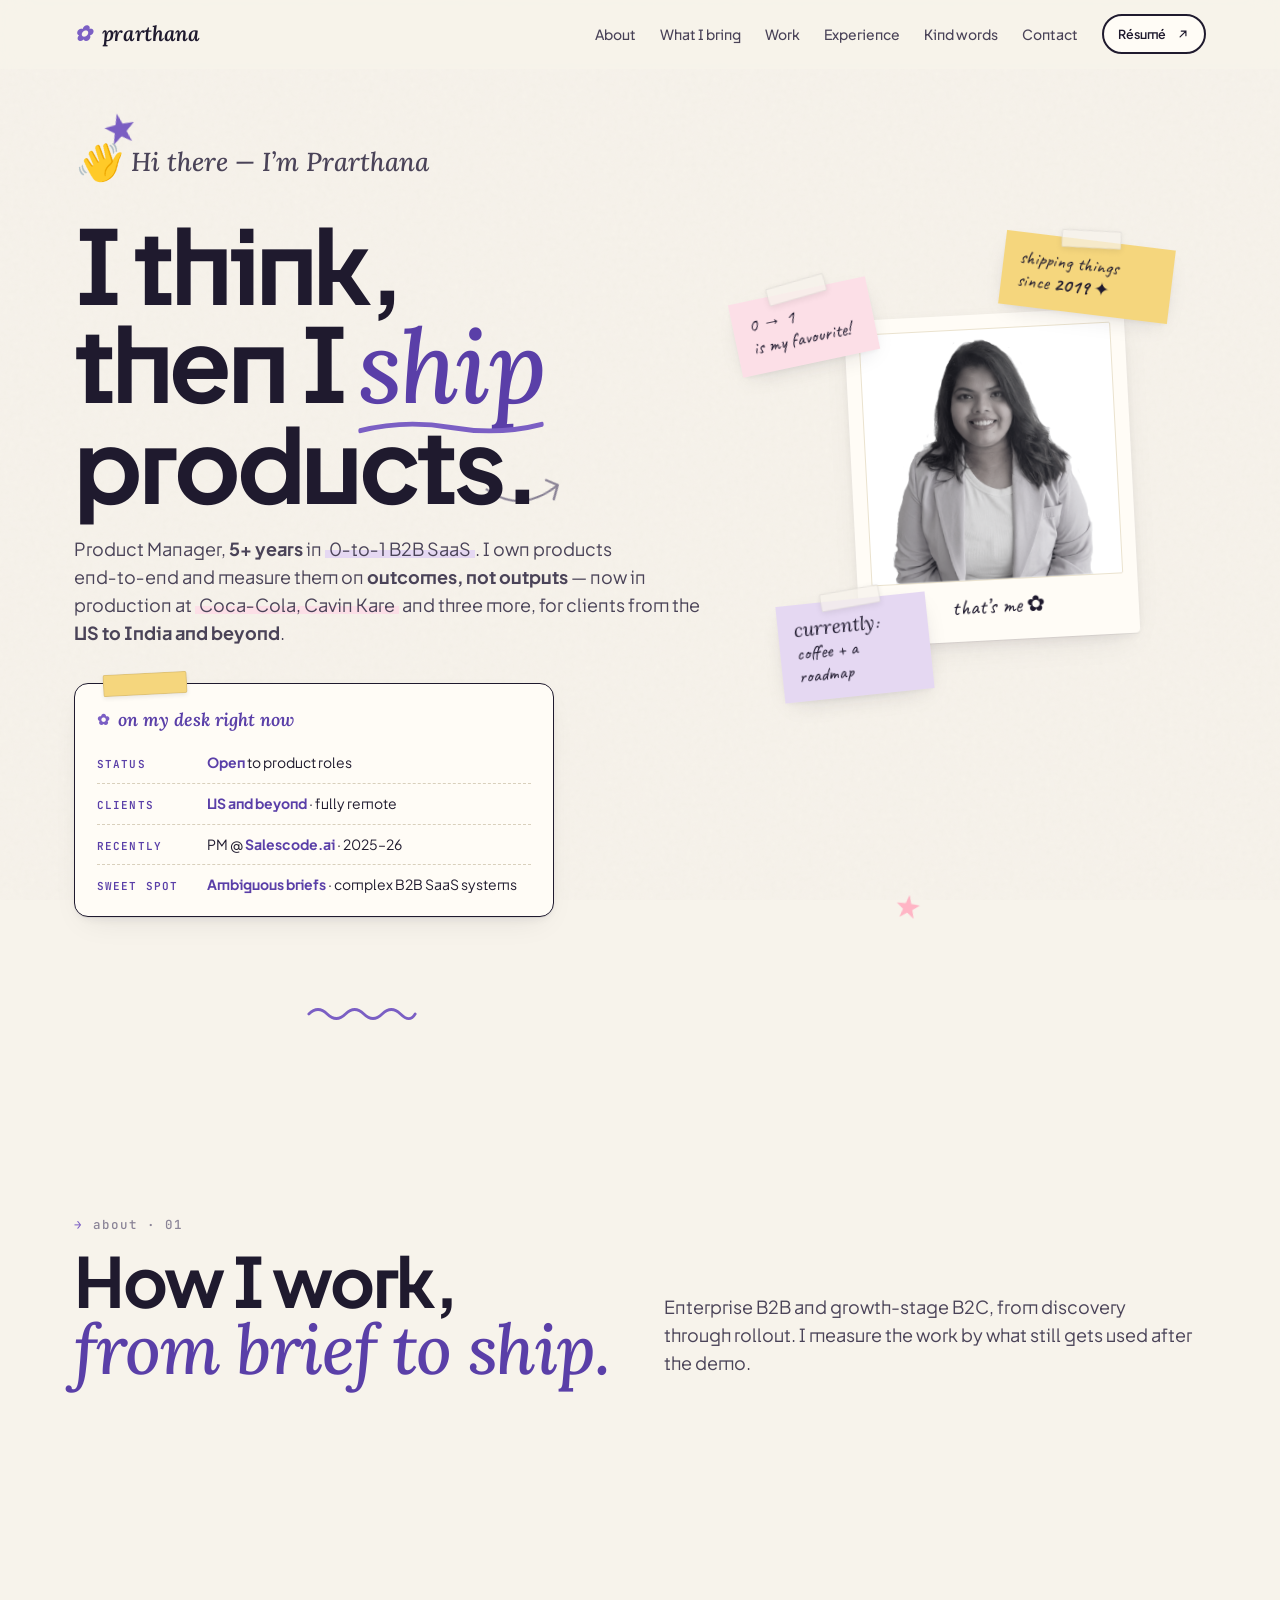
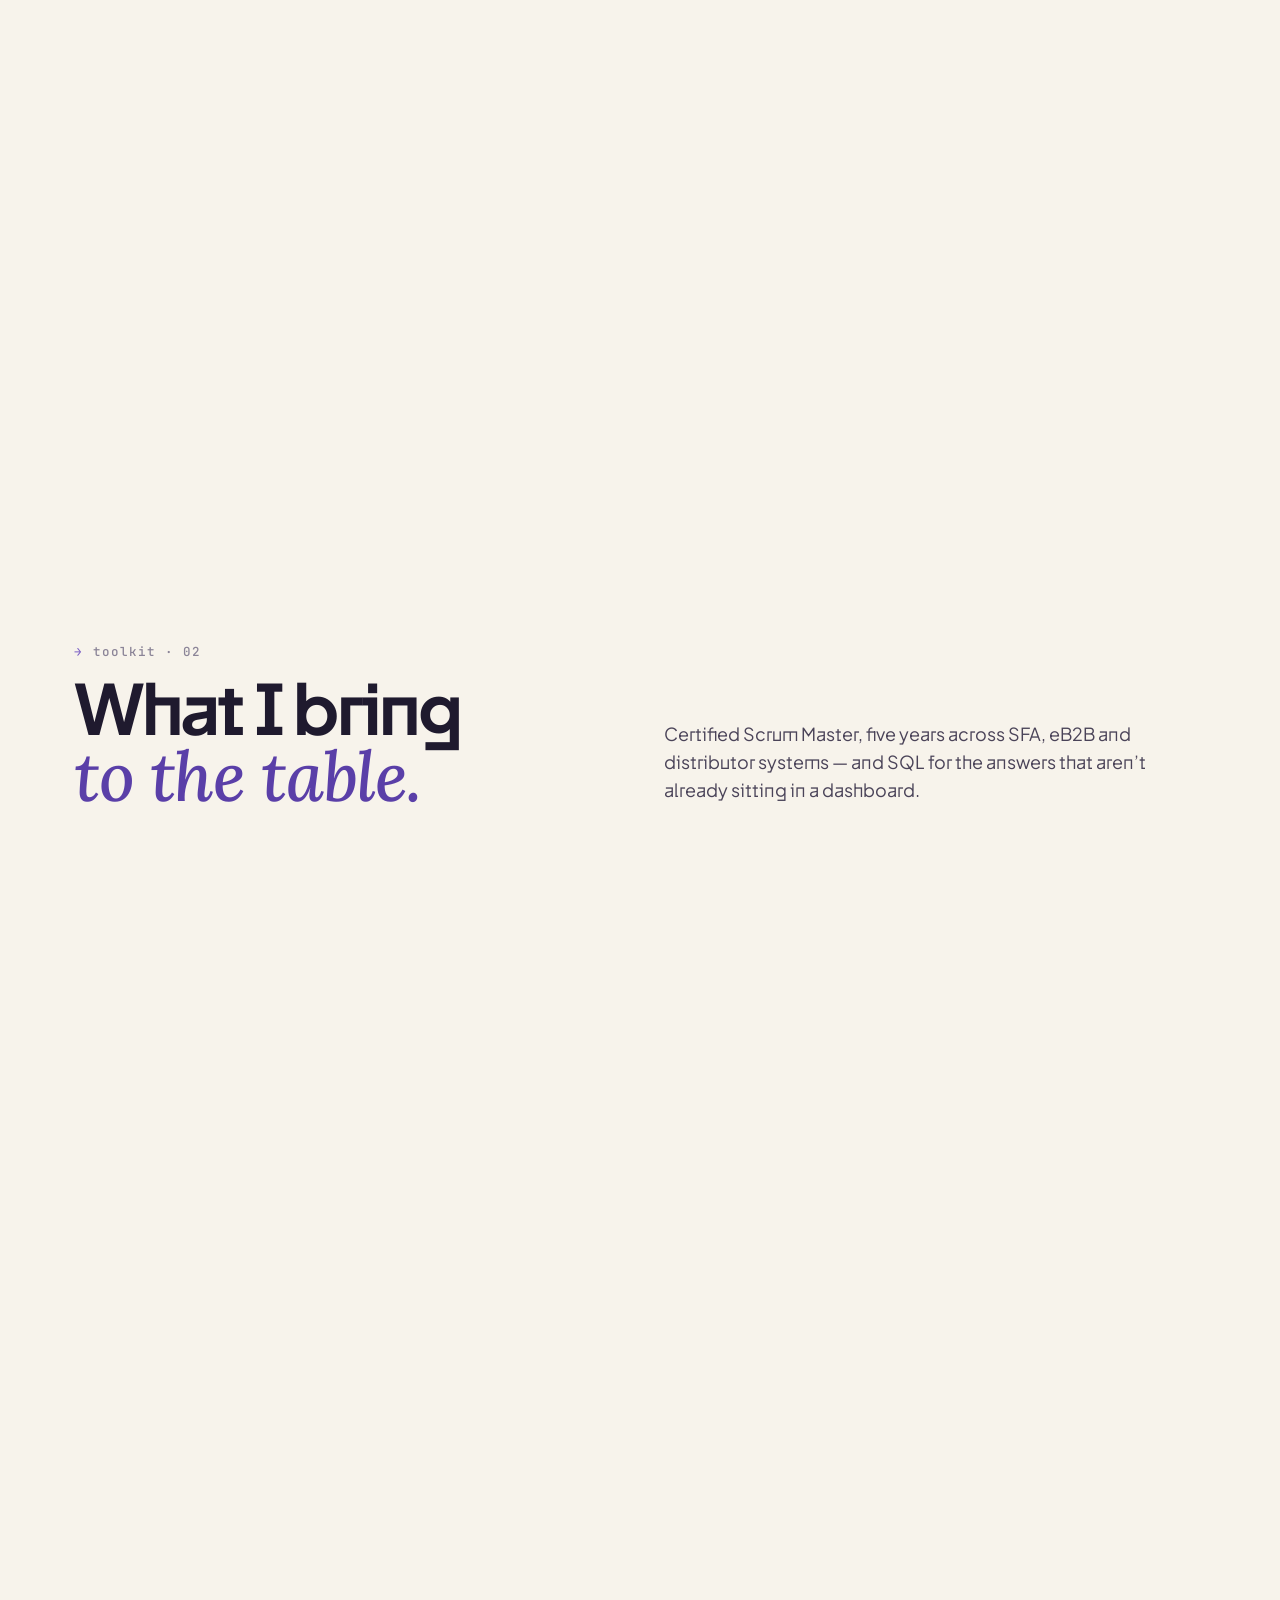
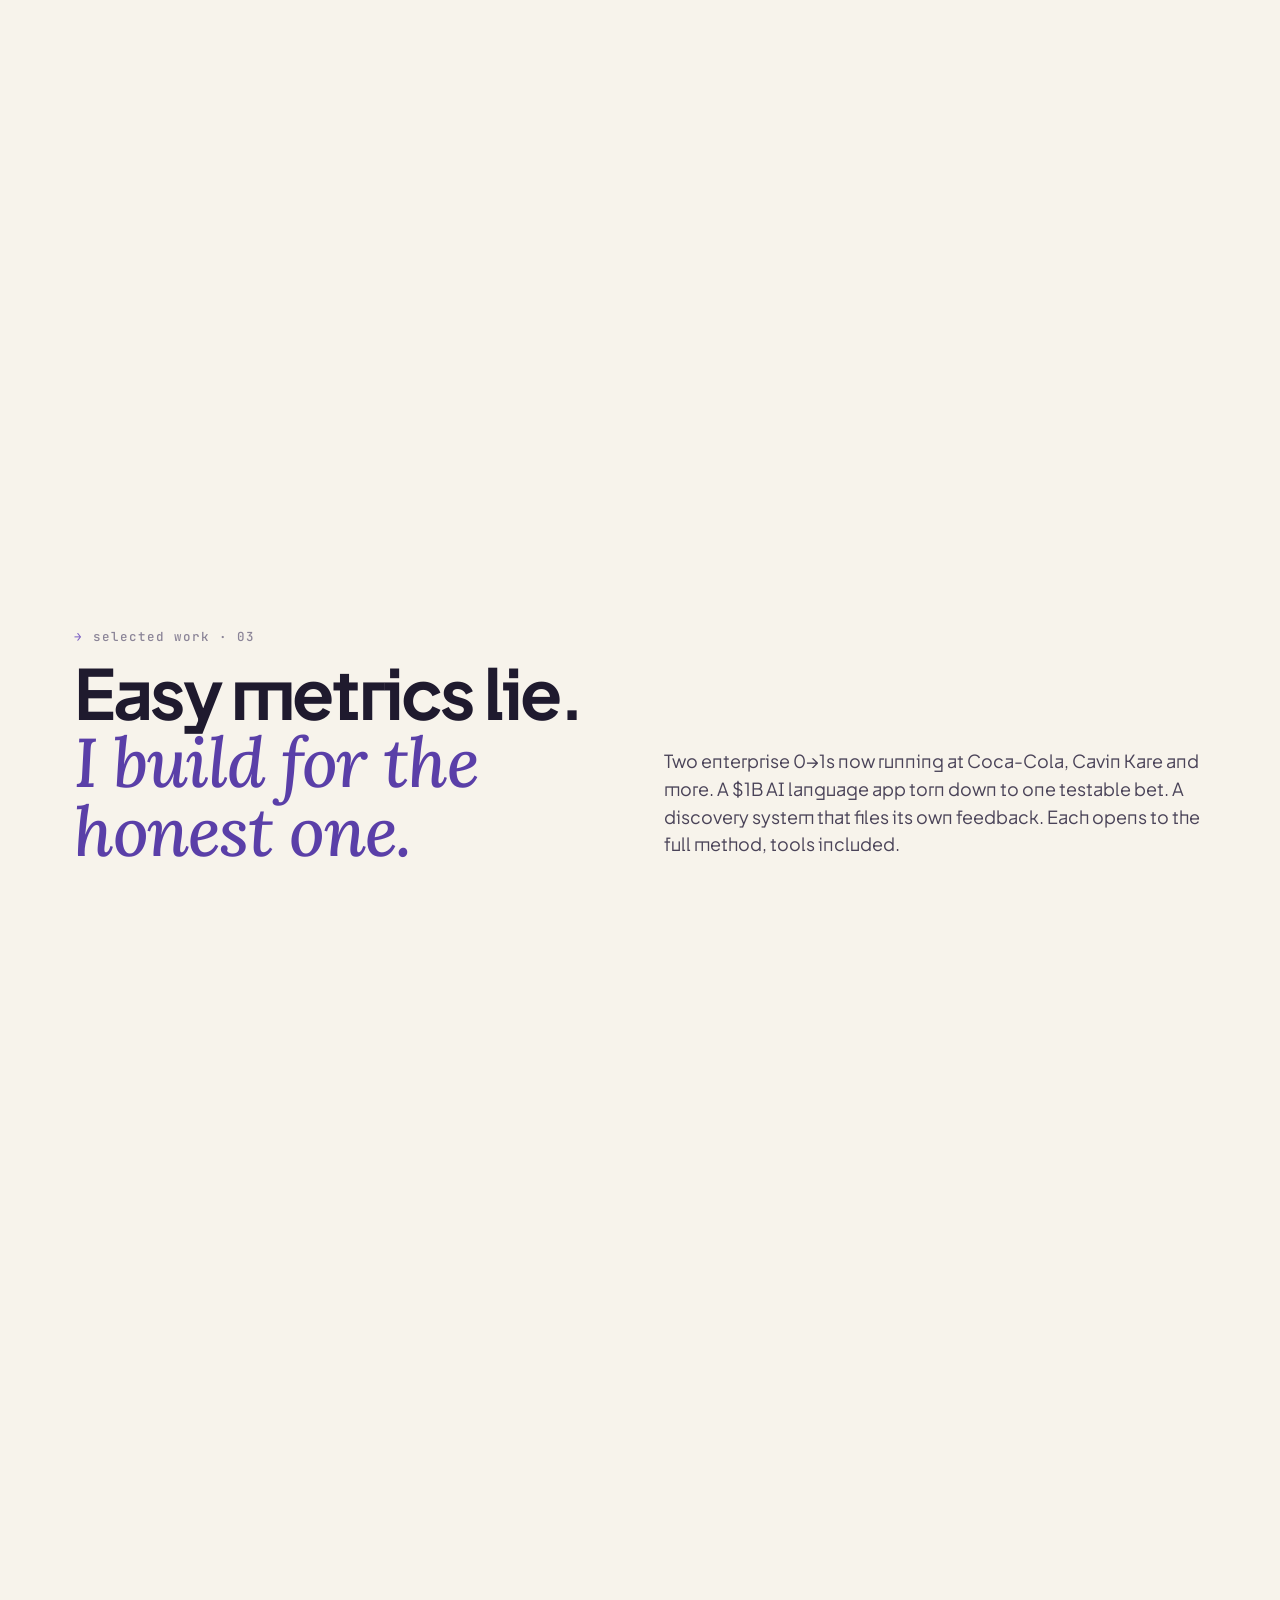
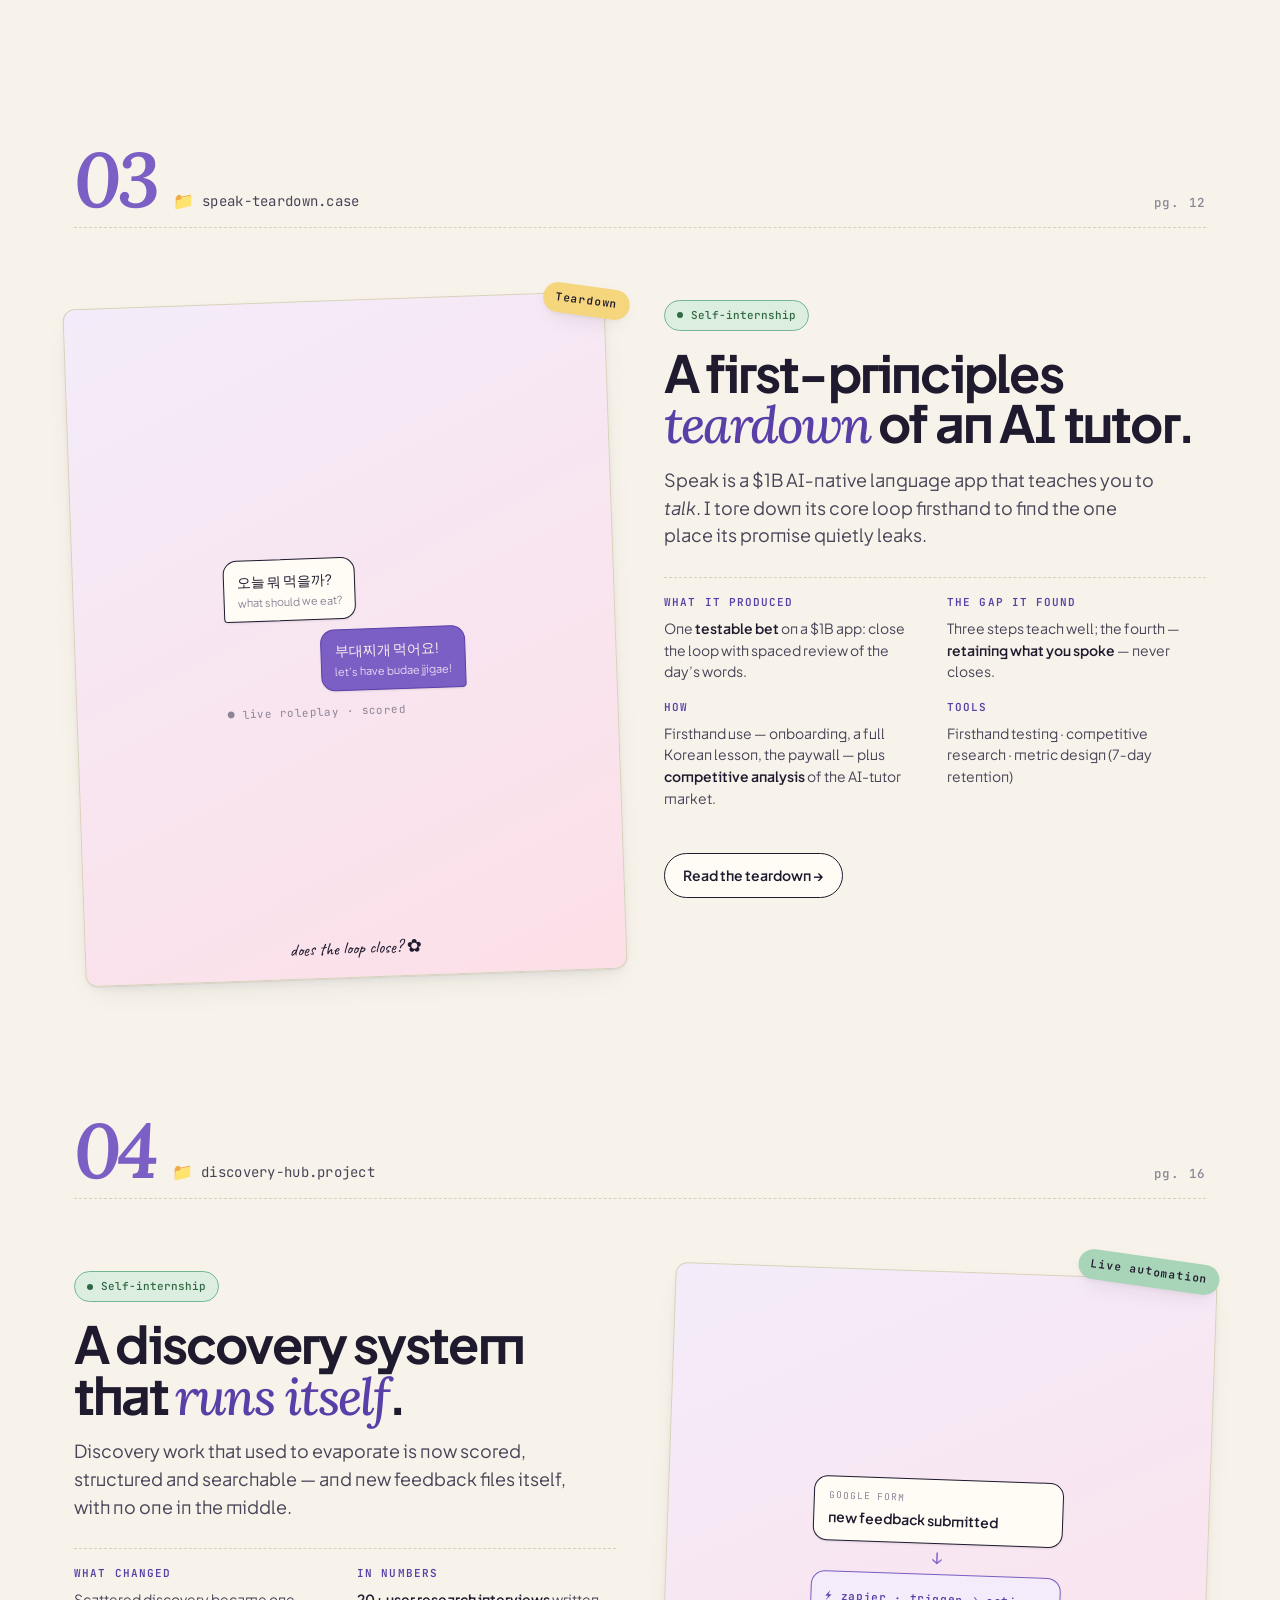
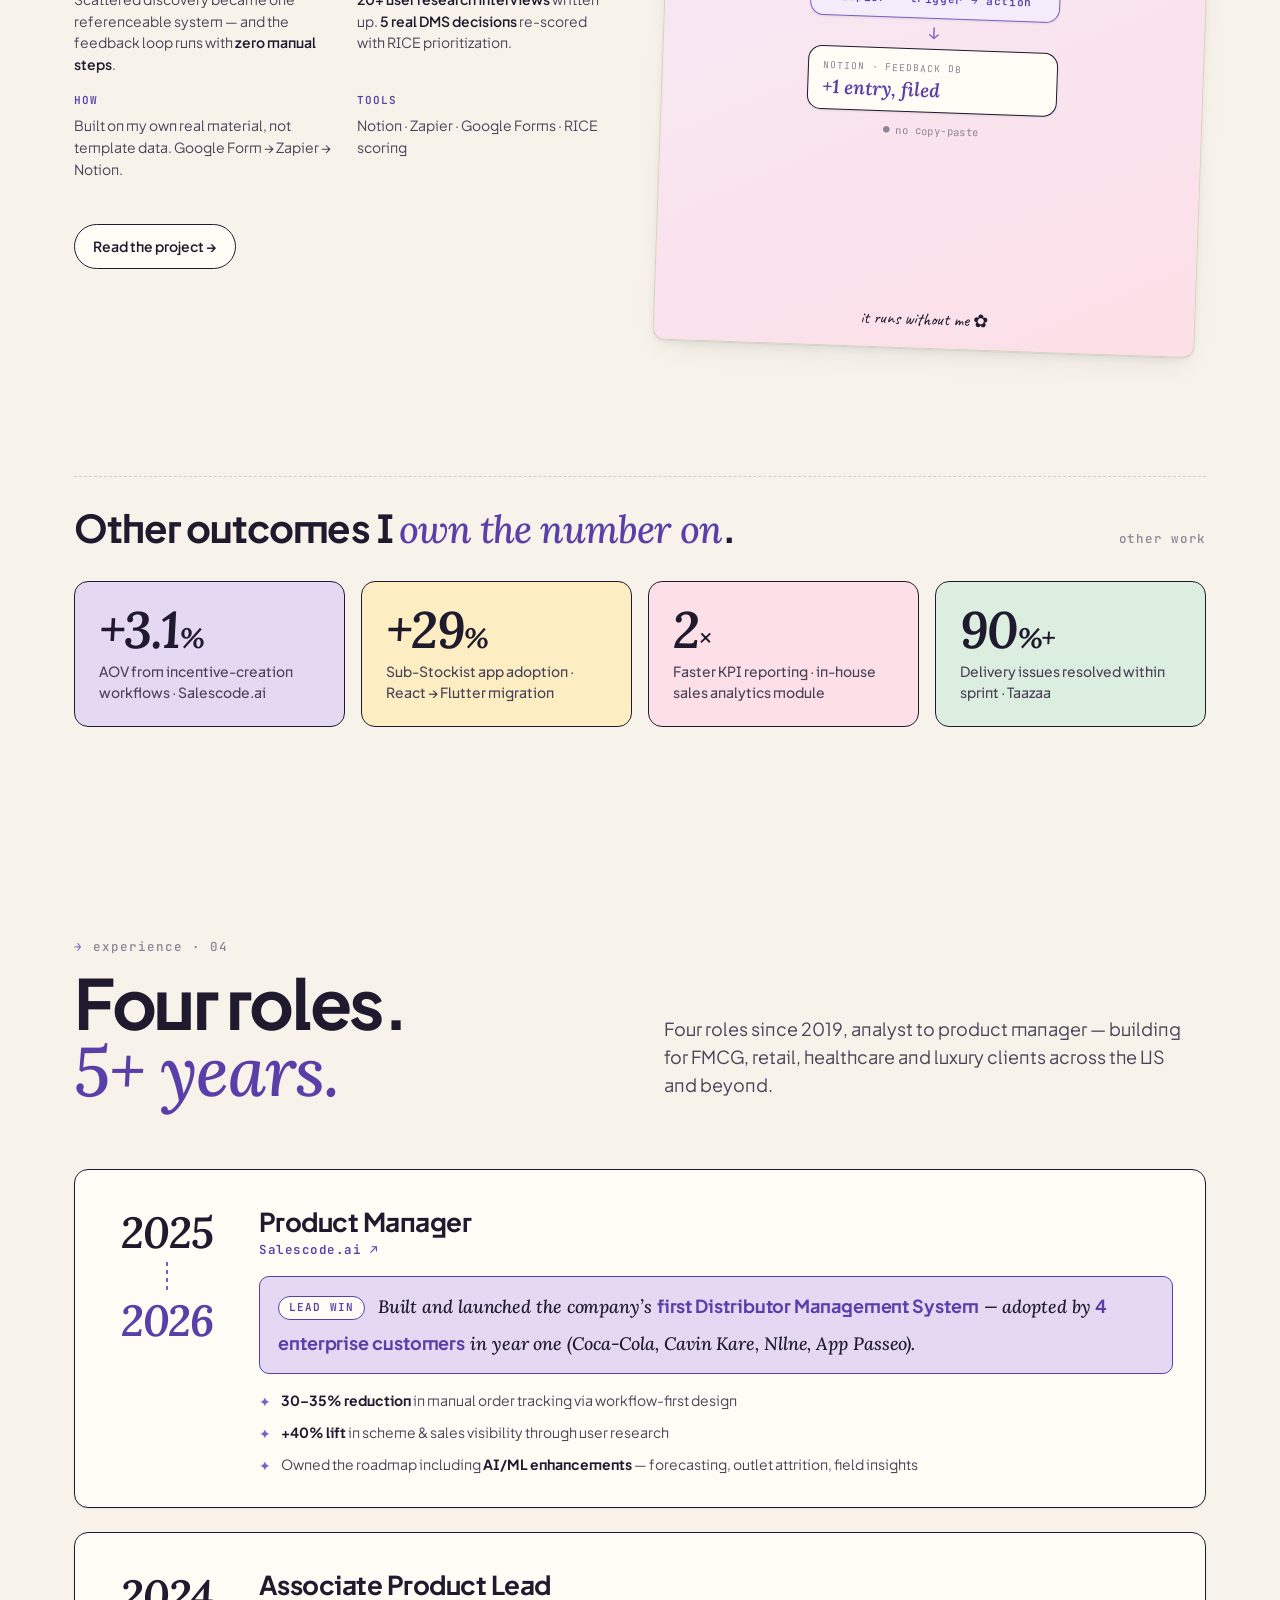
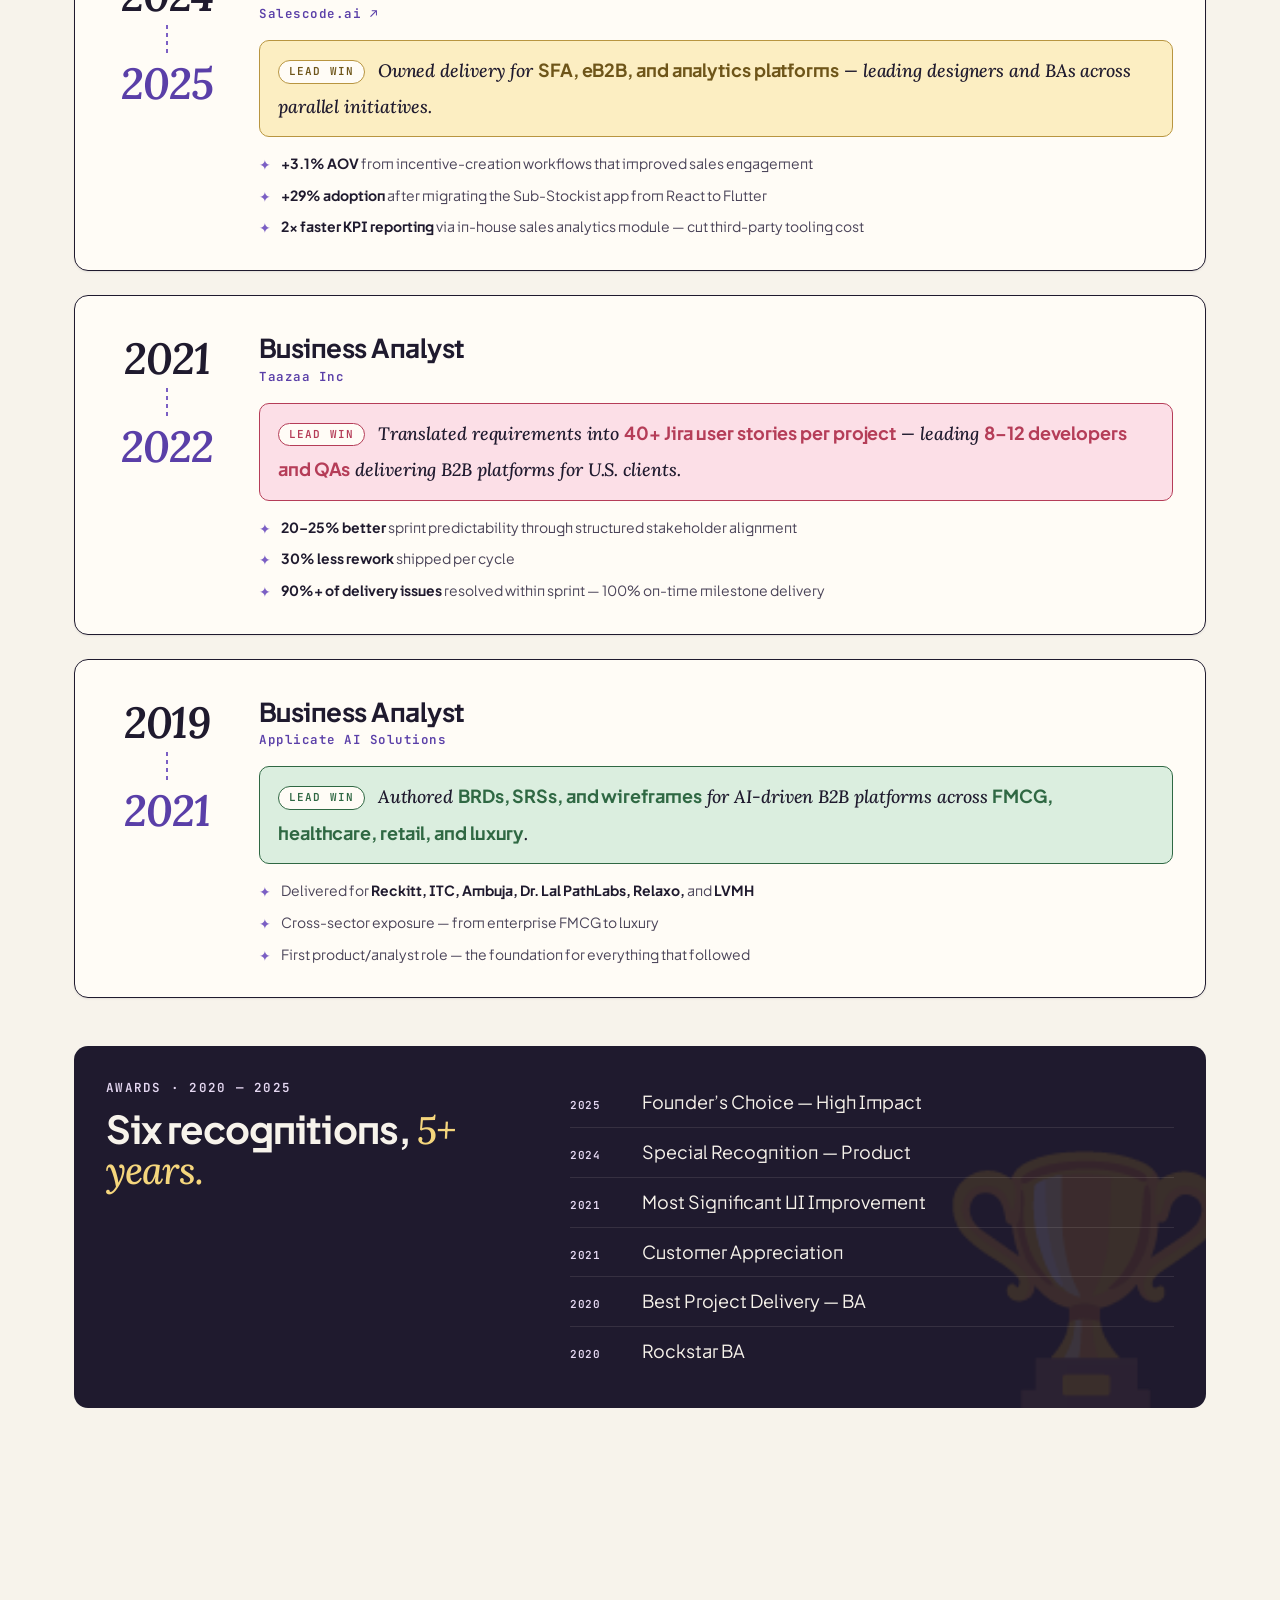
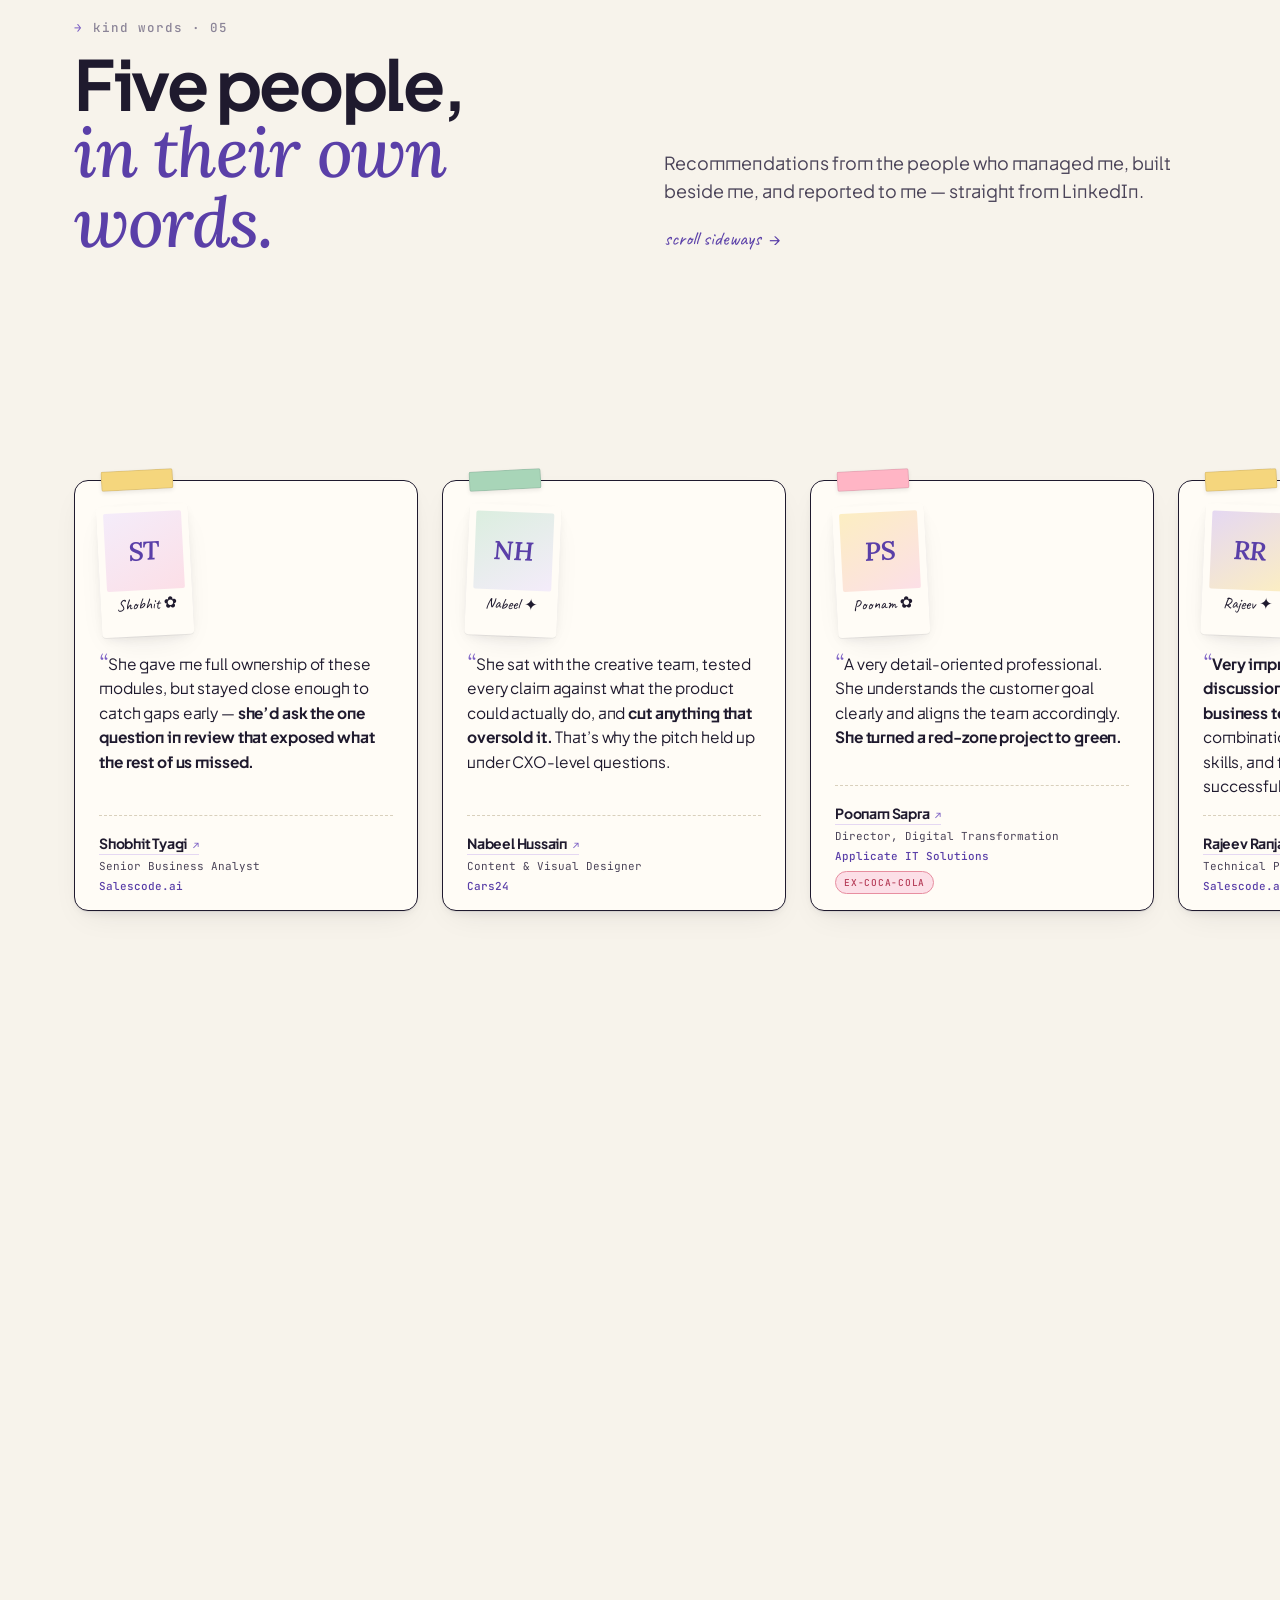
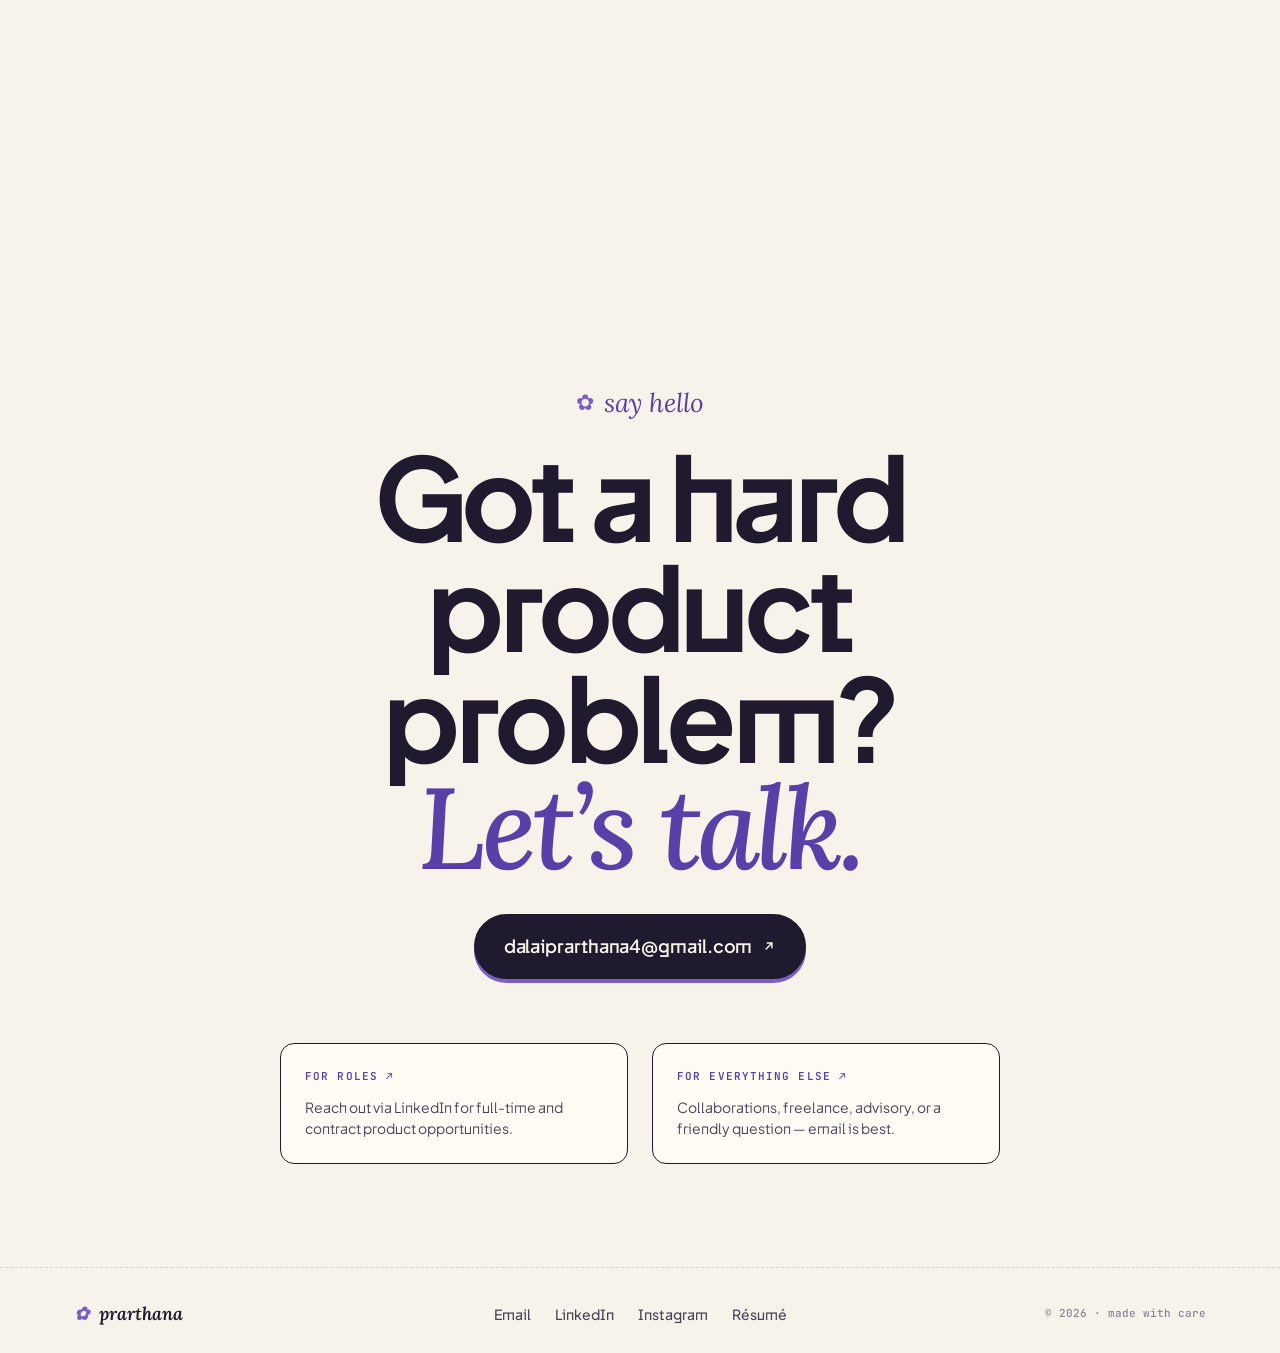
<file: index.html>
<!doctype html>
<html lang="en">
<head>
<script>document.documentElement.classList.add('js');</script>
<meta charset="utf-8" />
<meta name="viewport" content="width=device-width, initial-scale=1, viewport-fit=cover" />
<!-- Google tag (gtag.js) -->
<script async src="https://www.googletagmanager.com/gtag/js?id=G-6BZ218WPXX"></script>
<script>
  window.dataLayer = window.dataLayer || [];
  function gtag(){dataLayer.push(arguments);}
  gtag('js', new Date());

  gtag('config', 'G-6BZ218WPXX');
</script>

<meta name="theme-color" content="#F7F3EB" />
<meta name="color-scheme" content="light" />

<title>Prarthana Dalai · Product Manager · B2B SaaS · Remote</title>
<meta name="description" content="Remote Product Manager, 5+ years in 0→1 B2B SaaS. Product strategy, roadmap ownership and cross-functional delivery measured on outcomes, not outputs — in production at Coca-Cola, Cavin Kare and more. Clients across the US and beyond." />
<meta name="author" content="Prarthana Dalai" />

<meta property="og:type" content="website" />
<meta property="og:title" content="Prarthana Dalai — Product Manager" />
<meta property="og:description" content="Remote Product Manager, 5+ years in 0→1 B2B SaaS. Product strategy, roadmap ownership and cross-functional delivery, measured on outcomes not outputs." />
<meta property="og:image" content="assets/img/profile-photo.png" />

<link rel="icon" href="data:image/svg+xml,%3Csvg xmlns='http://www.w3.org/2000/svg' viewBox='0 0 32 32'%3E%3Crect width='32' height='32' rx='8' fill='%23F7F3EB'/%3E%3Ctext x='16' y='24' text-anchor='middle' font-family='Georgia,serif' font-style='italic' font-weight='600' font-size='22' fill='%237B5FC4'%3EP%3C/text%3E%3C/svg%3E" />

<link rel="preconnect" href="https://fonts.googleapis.com" />
<link rel="preconnect" href="https://fonts.gstatic.com" crossorigin />
<link href="https://fonts.googleapis.com/css2?family=Plus+Jakarta+Sans:wght@400;500;600;700;800&family=Lora:ital,wght@0,400..700;1,400..700&family=JetBrains+Mono:wght@400;500&family=Caveat:wght@500..700&display=swap" rel="stylesheet" />

<link rel="stylesheet" href="index.css" />
</head>

<body>

<!-- Tool logo sprite (monochrome, inherits currentColor) -->
<svg class="logo-sprite" aria-hidden="true" focusable="false" style="position:absolute;width:0;height:0;overflow:hidden"><symbol id="lg-ms365" viewBox="0 0 24 24"><path d="M21.53 4.306v15.363q0 .807-.472 1.433-.472.627-1.253.85l-6.888 1.974q-.136.037-.29.055-.156.019-.293.019-.396 0-.72-.105-.321-.106-.656-.292l-4.505-2.544q-.248-.137-.391-.366-.143-.23-.143-.515 0-.434.304-.738.304-.305.739-.305h5.831V4.964l-4.38 1.563q-.533.187-.856.658-.322.472-.322 1.03v8.078q0 .496-.248.912-.25.416-.683.651l-2.072 1.13q-.286.148-.571.148-.497 0-.844-.347-.348-.347-.348-.844V6.563q0-.62.33-1.19.328-.571.874-.881L11.07.285q.248-.136.534-.21.285-.075.57-.075.211 0 .38.031.166.031.364.093l6.888 1.899q.384.11.7.329.317.217.547.52.23.305.353.67.125.367.125.764zm-1.588 15.363V4.306q0-.273-.16-.478-.163-.204-.423-.28l-3.388-.93q-.397-.111-.794-.23-.397-.117-.794-.216v19.68l4.976-1.427q.26-.074.422-.28.161-.204.161-.477z"/></symbol><symbol id="lg-gworkspace" viewBox="0 0 24 24"><path d="M12.48 10.92v3.28h7.84c-.24 1.84-.853 3.187-1.787 4.133-1.147 1.147-2.933 2.4-6.053 2.4-4.827 0-8.6-3.893-8.6-8.72s3.773-8.72 8.6-8.72c2.6 0 4.507 1.027 5.907 2.347l2.307-2.307C18.747 1.44 16.133 0 12.48 0 5.867 0 .307 5.387.307 12s5.56 12 12.173 12c3.573 0 6.267-1.173 8.373-3.36 2.16-2.16 2.84-5.213 2.84-7.667 0-.76-.053-1.467-.173-2.053H12.48z"/></symbol><symbol id="lg-notion" viewBox="0 0 24 24"><path d="M4.459 4.208c.746.606 1.026.56 2.428.466l13.215-.793c.28 0 .047-.28-.046-.326L17.86 1.968c-.42-.326-.981-.7-2.055-.607L3.01 2.295c-.466.046-.56.28-.374.466zm.793 3.08v13.904c0 .747.373 1.027 1.214.98l14.523-.84c.841-.046.935-.56.935-1.167V6.354c0-.606-.233-.933-.748-.887l-15.177.887c-.56.047-.747.327-.747.933zm14.337.745c.093.42 0 .84-.42.888l-.7.14v10.264c-.608.327-1.168.514-1.635.514-.748 0-.935-.234-1.495-.933l-4.577-7.186v6.952L12.21 19s0 .84-1.168.84l-3.222.186c-.093-.186 0-.653.327-.746l.84-.233V9.854L7.822 9.76c-.094-.42.14-1.026.793-1.073l3.456-.233 4.764 7.279v-6.44l-1.215-.139c-.093-.514.28-.887.747-.933zM1.936 1.035l13.31-.98c1.634-.14 2.055-.047 3.082.7l4.249 2.986c.7.513.934.653.934 1.213v16.378c0 1.026-.373 1.634-1.68 1.726l-15.458.934c-.98.047-1.448-.093-1.962-.747l-3.129-4.06c-.56-.747-.793-1.306-.793-1.96V2.667c0-.839.374-1.54 1.447-1.632z"/></symbol><symbol id="lg-zapier" viewBox="0 0 24 24"><path d="M4.157 0A4.151 4.151 0 0 0 0 4.161v15.678A4.151 4.151 0 0 0 4.157 24h15.682A4.152 4.152 0 0 0 24 19.839V4.161A4.152 4.152 0 0 0 19.839 0H4.157Zm10.61 8.761h.03a.577.577 0 0 1 .23.038.585.585 0 0 1 .201.124.63.63 0 0 1 .162.431.612.612 0 0 1-.162.435.58.58 0 0 1-.201.128.58.58 0 0 1-.23.042.529.529 0 0 1-.235-.042.585.585 0 0 1-.332-.328.559.559 0 0 1-.038-.235.613.613 0 0 1 .17-.431.59.59 0 0 1 .405-.162Zm2.853 1.572c.03.004.061.004.095.004.325-.011.646.064.937.219.238.144.431.355.552.609.128.279.189.582.185.888v.193a2 2 0 0 1 0 .219h-2.498c.003.227.075.45.204.642a.78.78 0 0 0 .646.265.714.714 0 0 0 .484-.136.642.642 0 0 0 .23-.318l.915.257a1.398 1.398 0 0 1-.28.537c-.14.159-.321.284-.521.355a2.234 2.234 0 0 1-.836.136 1.923 1.923 0 0 1-1.001-.245 1.618 1.618 0 0 1-.665-.703 2.221 2.221 0 0 1-.227-1.036 1.95 1.95 0 0 1 .48-1.398 1.9 1.9 0 0 1 1.3-.488Zm-9.607.023c.162.004.325.026.48.079.207.065.4.174.563.314.26.302.393.692.366 1.088v2.276H8.53l-.109-.711h-.065c-.064.163-.155.31-.272.439a1.122 1.122 0 0 1-.374.264 1.023 1.023 0 0 1-.453.083 1.334 1.334 0 0 1-.866-.264.965.965 0 0 1-.329-.801.993.993 0 0 1 .076-.431 1.02 1.02 0 0 1 .242-.363 1.478 1.478 0 0 1 1.043-.303h.952v-.181a.696.696 0 0 0-.136-.454.553.553 0 0 0-.438-.154.695.695 0 0 0-.378.086.48.48 0 0 0-.193.254l-.99-.144a1.26 1.26 0 0 1 .257-.563c.14-.174.321-.302.533-.378.261-.091.54-.136.82-.129.053-.003.106-.007.163-.007Zm4.384.007c.174 0 .347.038.506.114.182.083.34.211.458.374.257.423.377.911.351 1.406a2.53 2.53 0 0 1-.355 1.448 1.148 1.148 0 0 1-1.009.517c-.204 0-.401-.045-.582-.136a1.052 1.052 0 0 1-.48-.457 1.298 1.298 0 0 1-.114-.234h-.045l.004 1.784h-1.059v-4.713h.904l.117.805h.057c.068-.208.177-.401.328-.56a1.129 1.129 0 0 1 .843-.344h.076v-.004Zm7.559.084h.903l.113.805h.053a1.37 1.37 0 0 1 .235-.484.813.813 0 0 1 .313-.242.82.82 0 0 1 .39-.076h.234v1.051h-.401a.662.662 0 0 0-.313.008.623.623 0 0 0-.272.155.663.663 0 0 0-.174.26.683.683 0 0 0-.027.314v1.875h-1.054v-3.666Zm-17.515.003h3.262v.896L3.73 13.104l.034.113h1.973l.042.9H2.4v-.9l1.931-1.754-.045-.117H2.441v-.896Zm11.815 0h1.055v3.659h-1.055V10.45Zm3.443.684.019.016a.69.69 0 0 0-.351.045.756.756 0 0 0-.287.204c-.11.155-.174.336-.189.522h1.545c-.034-.526-.257-.787-.74-.787h.003Zm-5.718.163c-.026 0-.057 0-.083.004a.78.78 0 0 0-.31.053.746.746 0 0 0-.257.189 1.016 1.016 0 0 0-.204.695v.064c-.015.257.057.507.204.711a.634.634 0 0 0 .253.196.638.638 0 0 0 .314.061.644.644 0 0 0 .578-.265c.14-.223.204-.48.189-.74a1.216 1.216 0 0 0-.181-.711.677.677 0 0 0-.503-.257Zm-4.509 1.266a.464.464 0 0 0-.268.102.373.373 0 0 0-.114.276c0 .053.008.106.027.155a.375.375 0 0 0 .087.132.576.576 0 0 0 .397.11v.004a.863.863 0 0 0 .563-.182.573.573 0 0 0 .211-.457v-.14h-.903Z"/></symbol><symbol id="lg-figma" viewBox="0 0 24 24"><path d="M15.852 8.981h-4.588V0h4.588c2.476 0 4.49 2.014 4.49 4.49s-2.014 4.491-4.49 4.491zM12.735 7.51h3.117c1.665 0 3.019-1.355 3.019-3.019s-1.355-3.019-3.019-3.019h-3.117V7.51zm0 1.471H8.148c-2.476 0-4.49-2.014-4.49-4.49S5.672 0 8.148 0h4.588v8.981zm-4.587-7.51c-1.665 0-3.019 1.355-3.019 3.019s1.354 3.02 3.019 3.02h3.117V1.471H8.148zm4.587 15.019H8.148c-2.476 0-4.49-2.014-4.49-4.49s2.014-4.49 4.49-4.49h4.588v8.98zM8.148 8.981c-1.665 0-3.019 1.355-3.019 3.019s1.355 3.019 3.019 3.019h3.117V8.981H8.148zM8.172 24c-2.489 0-4.515-2.014-4.515-4.49s2.014-4.49 4.49-4.49h4.588v4.441c0 2.503-2.047 4.539-4.563 4.539zm-.024-7.51a3.023 3.023 0 0 0-3.019 3.019c0 1.665 1.365 3.019 3.044 3.019 1.705 0 3.093-1.376 3.093-3.068v-2.97H8.148zm7.704 0h-.098c-2.476 0-4.49-2.014-4.49-4.49s2.014-4.49 4.49-4.49h.098c2.476 0 4.49 2.014 4.49 4.49s-2.014 4.49-4.49 4.49zm-.097-7.509c-1.665 0-3.019 1.355-3.019 3.019s1.355 3.019 3.019 3.019h.098c1.665 0 3.019-1.355 3.019-3.019s-1.355-3.019-3.019-3.019h-.098z"/></symbol><symbol id="lg-canva" viewBox="0 0 24 24"><path d="M12 0C5.373 0 0 5.373 0 12s5.373 12 12 12 12-5.373 12-12S18.627 0 12 0zM6.962 7.68c.754 0 1.337.549 1.405 1.2.069.583-.171 1.097-.822 1.406-.343.171-.48.172-.549.069-.034-.069 0-.137.069-.206.617-.514.617-.926.548-1.508-.034-.378-.308-.618-.583-.618-1.2 0-2.914 2.674-2.674 4.629.103.754.549 1.646 1.509 1.646.308 0 .65-.103.96-.24.5-.264.799-.47 1.097-.8-.073-.885.704-2.046 1.851-2.046.515 0 .926.205.96.583.068.514-.377.582-.514.582s-.378-.034-.378-.17c-.034-.138.309-.07.275-.378-.035-.206-.24-.274-.446-.274-.72 0-1.131.994-1.029 1.611.035.275.172.549.447.549.205 0 .514-.31.617-.755.068-.308.343-.514.583-.514.102 0 .17.034.205.171v.138c-.034.137-.137.548-.102.651 0 .069.034.171.17.171.092 0 .436-.18.777-.459.117-.59.253-1.298.253-1.357.034-.24.137-.48.617-.48.103 0 .171.034.205.171v.138l-.136.617c.445-.583 1.097-.994 1.508-.994.172 0 .309.102.309.274 0 .103 0 .274-.069.446-.137.377-.309.96-.412 1.474 0 .137.035.274.207.274.171 0 .685-.206 1.096-.754l.007-.004c-.002-.068-.007-.134-.007-.202 0-.411.035-.754.104-.994.068-.274.411-.514.617-.514.103 0 .205.069.205.171 0 .035 0 .103-.034.137-.137.446-.24.857-.24 1.269 0 .24.034.582.102.788 0 .034.035.069.07.069.068 0 .548-.445.89-1.028-.308-.206-.48-.549-.48-.96 0-.72.446-1.097.858-1.097.343 0 .617.24.617.72 0 .308-.103.65-.274.96h.102a.77.77 0 0 0 .584-.24.293.293 0 0 1 .134-.117c.335-.425.83-.74 1.41-.74.48 0 .924.205.959.582.068.515-.378.618-.515.618l-.002-.002c-.138 0-.377-.035-.377-.172 0-.137.309-.068.274-.376-.034-.206-.24-.275-.446-.275-.686 0-1.13.891-1.028 1.611.034.275.171.583.445.583.206 0 .515-.308.652-.754.068-.274.343-.514.583-.514.103 0 .17.034.205.171 0 .069 0 .206-.137.652-.17.308-.171.48-.137.617.034.274.171.48.309.583.034.034.068.102.068.102 0 .069-.034.138-.137.138-.034 0-.068 0-.103-.035-.514-.205-.72-.548-.789-.891-.205.24-.445.377-.72.377-.445 0-.89-.411-.96-.926a1.609 1.609 0 0 1 .075-.649c-.203.13-.422.203-.623.203h-.17c-.447.652-.927 1.098-1.27 1.303a.896.896 0 0 1-.377.104c-.068 0-.171-.035-.205-.104-.095-.152-.156-.392-.193-.667-.481.527-1.145.805-1.453.805-.343 0-.548-.206-.582-.55v-.376c.102-.754.377-1.2.377-1.337a.074.074 0 0 0-.069-.07c-.24 0-1.028.824-1.166 1.373l-.103.445c-.068.309-.377.515-.582.515-.103 0-.172-.035-.206-.172v-.137l.046-.233c-.435.31-.87.508-1.075.508-.308 0-.48-.172-.514-.412-.206.274-.445.412-.754.412-.352 0-.696-.24-.862-.593-.244.275-.523.553-.852.764-.48.309-1.028.549-1.68.549-.582 0-1.097-.309-1.371-.583-.412-.377-.651-.96-.686-1.509-.205-1.68.823-3.84 2.4-4.8.378-.205.755-.343 1.132-.343zm9.77 3.291c-.104 0-.172.172-.172.343 0 .274.137.583.309.755a1.74 1.74 0 0 0 .102-.583c0-.343-.137-.515-.24-.515z"/></symbol><symbol id="lg-miro" viewBox="0 0 24 24"><path d="M17.392 0H13.9L17 4.808 10.444 0H6.949l3.102 6.3L3.494 0H0l3.05 8.131L0 24h3.494L10.05 6.985 6.949 24h3.494L17 5.494 13.899 24h3.493L24 3.672 17.392 0z"/></symbol><symbol id="lg-zoom" viewBox="0 0 24 24"><path d="M5.033 14.649H.743a.74.74 0 0 1-.686-.458.74.74 0 0 1 .16-.808L3.19 10.41H1.06A1.06 1.06 0 0 1 0 9.35h3.957c.301 0 .57.18.686.458a.74.74 0 0 1-.161.808L1.51 13.59h2.464c.585 0 1.06.475 1.06 1.06zM24 11.338c0-1.14-.927-2.066-2.066-2.066-.61 0-1.158.265-1.537.686a2.061 2.061 0 0 0-1.536-.686c-1.14 0-2.066.926-2.066 2.066v3.311a1.06 1.06 0 0 0 1.06-1.06v-2.251a1.004 1.004 0 0 1 2.013 0v2.251c0 .586.474 1.06 1.06 1.06v-3.311a1.004 1.004 0 0 1 2.012 0v2.251c0 .586.475 1.06 1.06 1.06zM16.265 12a2.728 2.728 0 1 1-5.457 0 2.728 2.728 0 0 1 5.457 0zm-1.06 0a1.669 1.669 0 1 0-3.338 0 1.669 1.669 0 0 0 3.338 0zm-4.82 0a2.728 2.728 0 1 1-5.458 0 2.728 2.728 0 0 1 5.457 0zm-1.06 0a1.669 1.669 0 1 0-3.338 0 1.669 1.669 0 0 0 3.338 0z"/></symbol><symbol id="lg-meet" viewBox="0 0 24 24"><path d="M5.53 2.13 0 7.75h5.53zm.398 0v5.62h7.608v3.65l5.47-4.45c-.014-1.22.031-2.25-.025-3.46-.148-1.09-1.287-1.47-2.236-1.36zM23.1 4.32c-.802.295-1.358.995-2.047 1.49-2.506 2.05-4.982 4.12-7.468 6.19 3.025 2.59 6.04 5.18 9.065 7.76 1.218.671 1.428-.814 1.328-1.64v-13a.828.828 0 0 0-.877-.825zM.038 8.15v7.7h5.53v-7.7zm13.577 8.1H6.008v5.62c3.864-.006 7.737.011 11.58-.009 1.02-.07 1.618-1.12 1.468-2.07v-2.51l-5.47-4.68v3.65zm-13.577 0c.02 1.44-.041 2.88.033 4.31.162.948 1.158 1.43 2.047 1.31h3.464v-5.62z"/></symbol><symbol id="lg-teams" viewBox="0 0 24 24"><path d="M20.625 8.127q-.55 0-1.025-.205-.475-.205-.832-.563-.358-.357-.563-.832Q18 6.053 18 5.502q0-.54.205-1.02t.563-.837q.357-.358.832-.563.474-.205 1.025-.205.54 0 1.02.205t.837.563q.358.357.563.837.205.48.205 1.02 0 .55-.205 1.025-.205.475-.563.832-.357.358-.837.563-.48.205-1.02.205zm0-3.75q-.469 0-.797.328-.328.328-.328.797 0 .469.328.797.328.328.797.328.469 0 .797-.328.328-.328.328-.797 0-.469-.328-.797-.328-.328-.797-.328zM24 10.002v5.578q0 .774-.293 1.46-.293.685-.803 1.194-.51.51-1.195.803-.686.293-1.459.293-.445 0-.908-.105-.463-.106-.85-.329-.293.95-.855 1.729-.563.78-1.319 1.336-.756.557-1.67.861-.914.305-1.898.305-1.148 0-2.162-.398-1.014-.399-1.805-1.102-.79-.703-1.312-1.664t-.674-2.086h-5.8q-.411 0-.704-.293T0 16.881V6.873q0-.41.293-.703t.703-.293h8.59q-.34-.715-.34-1.5 0-.727.275-1.365.276-.639.75-1.114.475-.474 1.114-.75.638-.275 1.365-.275t1.365.275q.639.276 1.114.75.474.475.75 1.114.275.638.275 1.365t-.275 1.365q-.276.639-.75 1.113-.475.475-1.114.75-.638.276-1.365.276-.188 0-.375-.024-.188-.023-.375-.058v1.078h10.875q.469 0 .797.328.328.328.328.797zM12.75 2.373q-.41 0-.78.158-.368.158-.638.434-.27.275-.428.639-.158.363-.158.773 0 .41.158.78.159.368.428.638.27.27.639.428.369.158.779.158.41 0 .773-.158.364-.159.64-.428.274-.27.433-.639.158-.369.158-.779 0-.41-.158-.773-.159-.364-.434-.64-.275-.275-.639-.433-.363-.158-.773-.158zM6.937 9.814h2.25V7.94H2.814v1.875h2.25v6h1.875zm10.313 7.313v-6.75H12v6.504q0 .41-.293.703t-.703.293H8.309q.152.809.556 1.5.405.691.985 1.19.58.497 1.318.779.738.281 1.582.281.926 0 1.746-.352.82-.351 1.436-.966.615-.616.966-1.43.352-.815.352-1.752zm5.25-1.547v-5.203h-3.75v6.855q.305.305.691.452.387.146.809.146.469 0 .879-.176.41-.175.715-.48.304-.305.48-.715t.176-.879Z"/></symbol><symbol id="lg-chatgpt" viewBox="0 0 24 24"><path d="M22.2819 9.8211a5.9847 5.9847 0 0 0-.5157-4.9108 6.0462 6.0462 0 0 0-6.5098-2.9A6.0651 6.0651 0 0 0 4.9807 4.1818a5.9847 5.9847 0 0 0-3.9977 2.9 6.0462 6.0462 0 0 0 .7427 7.0966 5.98 5.98 0 0 0 .511 4.9107 6.051 6.051 0 0 0 6.5146 2.9001A5.9847 5.9847 0 0 0 13.2599 24a6.0557 6.0557 0 0 0 5.7718-4.2058 5.9894 5.9894 0 0 0 3.9977-2.9001 6.0557 6.0557 0 0 0-.7475-7.0729zm-9.022 12.6081a4.4755 4.4755 0 0 1-2.8764-1.0408l.1419-.0804 4.7783-2.7582a.7948.7948 0 0 0 .3927-.6813v-6.7369l2.02 1.1686a.071.071 0 0 1 .038.052v5.5826a4.504 4.504 0 0 1-4.4945 4.4944zm-9.6607-4.1254a4.4708 4.4708 0 0 1-.5346-3.0137l.142.0852 4.783 2.7582a.7712.7712 0 0 0 .7806 0l5.8428-3.3685v2.3324a.0804.0804 0 0 1-.0332.0615L9.74 19.9502a4.4992 4.4992 0 0 1-6.1408-1.6464zM2.3408 7.8956a4.485 4.485 0 0 1 2.3655-1.9728V11.6a.7664.7664 0 0 0 .3879.6765l5.8144 3.3543-2.0201 1.1685a.0757.0757 0 0 1-.071 0l-4.8303-2.7865A4.504 4.504 0 0 1 2.3408 7.872zm16.5963 3.8558L13.1038 8.364 15.1192 7.2a.0757.0757 0 0 1 .071 0l4.8303 2.7913a4.4944 4.4944 0 0 1-.6765 8.1042v-5.6772a.79.79 0 0 0-.407-.667zm2.0107-3.0231l-.142-.0852-4.7735-2.7818a.7759.7759 0 0 0-.7854 0L9.409 9.2297V6.8974a.0662.0662 0 0 1 .0284-.0615l4.8303-2.7866a4.4992 4.4992 0 0 1 6.6802 4.66zM8.3065 12.863l-2.02-1.1638a.0804.0804 0 0 1-.038-.0567V6.0742a4.4992 4.4992 0 0 1 7.3757-3.4537l-.142.0805L8.704 5.459a.7948.7948 0 0 0-.3927.6813zm1.0976-2.3654l2.602-1.4998 2.6069 1.4998v2.9994l-2.5974 1.4997-2.6067-1.4997Z"/></symbol><symbol id="lg-claude" viewBox="0 0 24 24"><path d="m4.7144 15.9555 4.7174-2.6471.079-.2307-.079-.1275h-.2307l-.7893-.0486-2.6956-.0729-2.3375-.0971-2.2646-.1214-.5707-.1215-.5343-.7042.0546-.3522.4797-.3218.686.0608 1.5179.1032 2.2767.1578 1.6514.0972 2.4468.255h.3886l.0546-.1579-.1336-.0971-.1032-.0972L6.973 9.8356l-2.55-1.6879-1.3356-.9714-.7225-.4918-.3643-.4614-.1578-1.0078.6557-.7225.8803.0607.2246.0607.8925.686 1.9064 1.4754 2.4893 1.8336.3643.3035.1457-.1032.0182-.0728-.164-.2733-1.3539-2.4467-1.445-2.4893-.6435-1.032-.17-.6194c-.0607-.255-.1032-.4674-.1032-.7285L6.287.1335 6.6997 0l.9957.1336.419.3642.6192 1.4147 1.0018 2.2282 1.5543 3.0296.4553.8985.2429.8318.091.255h.1579v-.1457l.1275-1.706.2368-2.0947.2307-2.6957.0789-.7589.3764-.9107.7468-.4918.5828.2793.4797.686-.0668.4433-.2853 1.8517-.5586 2.9021-.3643 1.9429h.2125l.2429-.2429.9835-1.3053 1.6514-2.0643.7286-.8196.85-.9046.5464-.4311h1.0321l.759 1.1293-.34 1.1657-1.0625 1.3478-.8804 1.1414-1.2628 1.7-.7893 1.36.0729.1093.1882-.0183 2.8535-.607 1.5421-.2794 1.8396-.3157.8318.3886.091.3946-.3278.8075-1.967.4857-2.3072.4614-3.4364.8136-.0425.0304.0486.0607 1.5482.1457.6618.0364h1.621l3.0175.2247.7892.522.4736.6376-.079.4857-1.2142.6193-1.6393-.3886-3.825-.9107-1.3113-.3279h-.1822v.1093l1.0929 1.0686 2.0035 1.8092 2.5075 2.3314.1275.5768-.3218.4554-.34-.0486-2.2039-1.6575-.85-.7468-1.9246-1.621h-.1275v.17l.4432.6496 2.3436 3.5214.1214 1.0807-.17.3521-.6071.2125-.6679-.1214-1.3721-1.9246L14.38 17.959l-1.1414-1.9428-.1397.079-.674 7.2552-.3156.3703-.7286.2793-.6071-.4614-.3218-.7468.3218-1.4753.3886-1.9246.3157-1.53.2853-1.9004.17-.6314-.0121-.0425-.1397.0182-1.4328 1.9672-2.1796 2.9446-1.7243 1.8456-.4128.164-.7164-.3704.0667-.6618.4008-.5889 2.386-3.0357 1.4389-1.882.929-1.0868-.0062-.1579h-.0546l-6.3385 4.1164-1.1293.1457-.4857-.4554.0608-.7467.2307-.2429 1.9064-1.3114Z"/></symbol><symbol id="lg-lovable" viewBox="0 0 121 122"><path fill-rule="evenodd" clip-rule="evenodd" d="M36.069 0c19.92 0 36.068 16.155 36.068 36.084v13.713h12.004c19.92 0 36.069 16.156 36.069 36.084 0 19.928-16.149 36.083-36.069 36.083H0v-85.88C0 16.155 16.148 0 36.069 0Z"/></symbol></svg>

<!-- Splash -->
<div class="splash" data-splash aria-hidden="true">
  <div class="splash__inner">
    <span class="splash__flower" aria-hidden="true">✿</span>
    <p class="splash__name">Prarthana <em>Dalai</em></p>
    <p class="splash__hint">
      grabbing my notes
      <span class="splash__dots" aria-hidden="true">
        <span></span><span></span><span></span>
      </span>
    </p>
  </div>
</div>

<a class="skip" href="#main">Skip to content</a>

<!-- NAV -->
<header class="nav" data-nav>
  <div class="nav__inner container">
    <a class="nav__brand" href="#top" aria-label="Prarthana Dalai — home">prarthana</a>
    <nav class="nav__links" aria-label="Primary">
      <a href="#about">About</a>
      <a href="#skills">What I bring</a>
      <a href="#work">Work</a>
      <a href="#experience">Experience</a>
      <a href="#testimonials">Kind words</a>
      <a href="#contact">Contact</a>
    </nav>
    <div class="nav__actions">
      <a class="btn btn--ghost btn--sm" href="assets/resume/Prarthana_APM.pdf" target="_blank" rel="noopener">
        Résumé
        <svg class="btn-arrow" viewBox="0 0 24 24" fill="none" stroke="currentColor" stroke-width="2" stroke-linecap="round" aria-hidden="true"><path d="M7 17L17 7M9 7h8v8"/></svg>
      </a>
      <button class="nav__toggle" type="button" data-nav-toggle
              aria-expanded="false" aria-controls="nav-menu" aria-label="Open menu">
        <span class="nav__toggle-bars" aria-hidden="true"><span></span><span></span><span></span></span>
      </button>
    </div>
  </div>
</header>

<!-- MOBILE MENU -->
<div class="navmenu" id="nav-menu" data-nav-menu hidden>
  <nav class="navmenu__inner" aria-label="Sections">
    <p class="navmenu__label">jump to</p>
    <a href="#about"><span class="navmenu__n">01</span> About</a>
    <a href="#skills"><span class="navmenu__n">02</span> What I bring</a>
    <a href="#work"><span class="navmenu__n">03</span> Work</a>
    <a href="#experience"><span class="navmenu__n">04</span> Experience</a>
    <a href="#testimonials"><span class="navmenu__n">05</span> Kind words</a>
    <a href="#contact">Contact</a>
    <a class="navmenu__resume" href="assets/resume/Prarthana_APM.pdf" target="_blank" rel="noopener">Résumé ↗</a>
  </nav>
</div>

<main id="main">

  <!-- HERO -->
  <section id="top" class="hero">

    <!-- Decorative scribbles -->
    <svg class="scribble scribble--star1" viewBox="0 0 24 24" fill="currentColor" aria-hidden="true"><path d="M12 1.5l2.4 7.4 7.6.5-6 4.7 2.2 7.4-6.2-4.5-6.2 4.5 2.2-7.4-6-4.7 7.6-.5z"/></svg>
    <svg class="scribble scribble--star2" viewBox="0 0 24 24" fill="currentColor" aria-hidden="true"><path d="M12 1.5l2.4 7.4 7.6.5-6 4.7 2.2 7.4-6.2-4.5-6.2 4.5 2.2-7.4-6-4.7 7.6-.5z"/></svg>
    <svg class="scribble scribble--squiggle" viewBox="0 0 120 24" fill="none" stroke="currentColor" stroke-width="3" stroke-linecap="round" aria-hidden="true">
      <path pathLength="1" d="M2 12 Q 12 2 22 12 T 42 12 T 62 12 T 82 12 T 102 12 T 118 12"/>
    </svg>
    <svg class="scribble scribble--arrow1" viewBox="0 0 100 60" fill="none" stroke="currentColor" stroke-width="2.5" stroke-linecap="round" stroke-linejoin="round" aria-hidden="true">
      <path pathLength="1" d="M5 10 Q 30 50 80 35"/>
      <path pathLength="1" d="M70 25 L 80 35 L 70 48"/>
    </svg>

    <div class="container hero__inner">

      <div class="hero__main">
        <p class="hero__greeting" data-reveal>
          <span class="hero__greeting-wave" aria-hidden="true">👋</span>
          Hi there — I&rsquo;m Prarthana
        </p>

        <h1 class="hero__title" data-reveal>
          I think,<br/>
          then I <em>ship</em><br/>
          products.
        </h1>

        <p class="hero__lede" data-reveal>
          Product Manager, <strong>5+ years</strong> in <span class="hl">0&#8209;to&#8209;1 B2B SaaS</span>. I own
          products end&#8209;to&#8209;end and measure them on <strong>outcomes, not outputs</strong> — now in production
          at <span class="hl--rose hl">Coca&#8209;Cola, Cavin&nbsp;Kare</span> and three more, for clients from the
          <strong>US to India and beyond</strong>.
        </p>

        <div class="hero__now" data-reveal>
          <span class="hero__now-label">on my desk right now</span>
          <dl>
            <div>
              <dt>Status</dt>
              <dd><strong>Open</strong> to product roles</dd>
            </div>
            <div>
              <dt>Clients</dt>
              <dd><strong>US and beyond</strong> · fully remote</dd>
            </div>
            <div>
              <dt>Recently</dt>
              <dd>PM @ <strong>Salescode.ai</strong> · 2025&#8211;26</dd>
            </div>
            <div>
              <dt>Sweet spot</dt>
              <dd><strong>Ambiguous briefs</strong> · complex B2B SaaS systems</dd>
            </div>
          </dl>
        </div>

        <div class="hero__cta" data-reveal>
          <a class="btn btn--primary" href="https://www.linkedin.com/in/prarthana-dalai-pm" target="_blank" rel="noopener">
            Connect on LinkedIn
            <svg class="btn-arrow" viewBox="0 0 24 24" fill="none" stroke="currentColor" stroke-width="2.5" stroke-linecap="round" aria-hidden="true"><path d="M7 17L17 7M9 7h8v8"/></svg>
          </a>
          <a class="btn btn--ghost" href="#work">
            Jump to the work
            <svg class="btn-arrow" viewBox="0 0 24 24" fill="none" stroke="currentColor" stroke-width="2" stroke-linecap="round" aria-hidden="true"><path d="M5 12h14M13 5l7 7-7 7"/></svg>
          </a>
        </div>
      </div>

      <div class="hero__side" data-reveal>
        <figure class="polaroid">
          <img src="assets/img/profile-photo.png" alt="Portrait of Prarthana Dalai" loading="eager" />
          <figcaption class="polaroid__cap">that&rsquo;s me ✿</figcaption>
        </figure>

        <div class="sticky hero__sticky-1" aria-hidden="true">
          shipping things<br/>
          since <strong>2019</strong> ✦
        </div>

        <div class="sticky hero__sticky-2 sticky--lilac" aria-hidden="true">
          <em style="font-family: var(--font-italic);">currently</em>:<br/>
          coffee + a roadmap
        </div>

        <div class="sticky hero__sticky-3 sticky--rose" aria-hidden="true">
          0 → 1<br/>
          is my favourite!
        </div>
      </div>

    </div>
  </section>


  <!-- ABOUT -->
  <section id="about" class="section">
    <div class="container">

      <header class="section__head">
        <div>
          <span class="section__pg">about · 01</span>
          <h2 class="section__title">
            How I work,<br/>
            <em>from brief to ship.</em>
          </h2>
        </div>
        <p class="section__deck">
          Enterprise B2B and growth-stage B2C, from discovery through rollout. I measure
          the work by what still gets used after the demo.
        </p>
      </header>

      <div class="about">

        <div class="about__body" data-reveal>
          <p class="dropcap">
            I&rsquo;m a product manager who treats <em>shipped, adopted</em> as the only finished
            state. For 5+ years I&rsquo;ve owned <strong>product strategy, roadmap and backlog</strong> from
            customer discovery through release across enterprise <strong>B2B SaaS</strong> and growth-stage
            B2C — <strong>cross-functional</strong> work with engineering, design and sales, and the
            <strong>stakeholder management</strong> that keeps them pointed the same way. I work backward
            from a clear North Star, instrument adoption signals, and let the <strong>data drive the
            call</strong> rather than the loudest opinion.
          </p>

          <blockquote class="pullquote">
            I&rsquo;m most useful where the problem is ambiguous, the system is complex, and the
            rollout has to land with non&#8209;technical users in operational environments.
            <cite>— a working principle</cite>
          </blockquote>

          <p>
            The work is rarely about the headline feature — it&rsquo;s about the second screen,
            the exception flow, the audit log nobody asked for until they did. My job is to
            find the version of the product that <em>actually gets used</em> after the demo,
            then make it the obvious thing to ship next.
          </p>
        </div>

        <aside class="about__sidebar" data-reveal>
          <div class="todo-card">
            <div class="todo-card__tape" aria-hidden="true"></div>
            <h3 class="todo-card__title">what i&rsquo;m best at</h3>
            <ul class="todo-card__list">
              <li>
                <span class="todo-card__check todo-card__check--done" aria-hidden="true"></span>
                <div>
                  <strong>Workflow systems</strong>
                  Role-based ops, approvals, audit trails, edge cases.
                </div>
              </li>
              <li>
                <span class="todo-card__check todo-card__check--done" aria-hidden="true"></span>
                <div>
                  <strong>Growth levers</strong>
                  Incentives, adoption metrics, measurable iteration loops.
                </div>
              </li>
              <li>
                <span class="todo-card__check todo-card__check--done" aria-hidden="true"></span>
                <div>
                  <strong>Execution</strong>
                  PRD → delivery → rollout → continuous improvement.
                </div>
              </li>
            </ul>
          </div>
        </aside>

      </div>

    </div>
  </section>


  <!-- SKILLS -->
  <section id="skills" class="section">
    <div class="container">

      <header class="section__head">
        <div>
          <span class="section__pg">toolkit · 02</span>
          <h2 class="section__title">
            What I bring<br/>
            <em>to the table.</em>
          </h2>
        </div>
        <p class="section__deck">
          Certified Scrum Master, five years across SFA, eB2B and distributor systems —
          and SQL for the answers that aren&rsquo;t already sitting in a dashboard.
        </p>
      </header>


      <!-- TOOL MARQUEE -->
      <div class="marq" data-reveal>
        <p class="marq__label">tools I actually work in</p>
        <div class="marq__viewport">
          <ul class="marq__track" aria-label="Tools I work in">
          <li class="marq__chip"><svg class="marq__logo" aria-hidden="true"><use href="#lg-ms365"/></svg><span>Microsoft 365</span></li>
          <li class="marq__chip"><svg class="marq__logo" aria-hidden="true"><use href="#lg-gworkspace"/></svg><span>Google Workspace</span></li>
          <li class="marq__chip"><svg class="marq__logo" aria-hidden="true"><use href="#lg-notion"/></svg><span>Notion</span></li>
          <li class="marq__chip"><svg class="marq__logo" aria-hidden="true"><use href="#lg-zapier"/></svg><span>Zapier</span></li>
          <li class="marq__chip"><svg class="marq__logo" aria-hidden="true"><use href="#lg-figma"/></svg><span>Figma</span></li>
          <li class="marq__chip"><svg class="marq__logo" aria-hidden="true"><use href="#lg-canva"/></svg><span>Canva</span></li>
          <li class="marq__chip"><svg class="marq__logo" aria-hidden="true"><use href="#lg-miro"/></svg><span>Miro</span></li>
          <li class="marq__chip marq__chip--trio"><svg class="marq__logo" aria-hidden="true"><use href="#lg-zoom"/></svg><svg class="marq__logo" aria-hidden="true"><use href="#lg-meet"/></svg><svg class="marq__logo" aria-hidden="true"><use href="#lg-teams"/></svg><span>Zoom · Meet · Teams</span></li>
          <li class="marq__chip"><svg class="marq__logo" aria-hidden="true"><use href="#lg-chatgpt"/></svg><span>ChatGPT</span></li>
          <li class="marq__chip"><svg class="marq__logo" aria-hidden="true"><use href="#lg-claude"/></svg><span>Claude</span></li>
          <li class="marq__chip"><svg class="marq__logo" aria-hidden="true"><use href="#lg-lovable"/></svg><span>Lovable</span></li>
          </ul>
          <ul class="marq__track" aria-hidden="true">
          <li class="marq__chip"><svg class="marq__logo" aria-hidden="true"><use href="#lg-ms365"/></svg><span>Microsoft 365</span></li>
          <li class="marq__chip"><svg class="marq__logo" aria-hidden="true"><use href="#lg-gworkspace"/></svg><span>Google Workspace</span></li>
          <li class="marq__chip"><svg class="marq__logo" aria-hidden="true"><use href="#lg-notion"/></svg><span>Notion</span></li>
          <li class="marq__chip"><svg class="marq__logo" aria-hidden="true"><use href="#lg-zapier"/></svg><span>Zapier</span></li>
          <li class="marq__chip"><svg class="marq__logo" aria-hidden="true"><use href="#lg-figma"/></svg><span>Figma</span></li>
          <li class="marq__chip"><svg class="marq__logo" aria-hidden="true"><use href="#lg-canva"/></svg><span>Canva</span></li>
          <li class="marq__chip"><svg class="marq__logo" aria-hidden="true"><use href="#lg-miro"/></svg><span>Miro</span></li>
          <li class="marq__chip marq__chip--trio"><svg class="marq__logo" aria-hidden="true"><use href="#lg-zoom"/></svg><svg class="marq__logo" aria-hidden="true"><use href="#lg-meet"/></svg><svg class="marq__logo" aria-hidden="true"><use href="#lg-teams"/></svg><span>Zoom · Meet · Teams</span></li>
          <li class="marq__chip"><svg class="marq__logo" aria-hidden="true"><use href="#lg-chatgpt"/></svg><span>ChatGPT</span></li>
          <li class="marq__chip"><svg class="marq__logo" aria-hidden="true"><use href="#lg-claude"/></svg><span>Claude</span></li>
          <li class="marq__chip"><svg class="marq__logo" aria-hidden="true"><use href="#lg-lovable"/></svg><span>Lovable</span></li>
          </ul>
        </div>
      </div>

      <div data-reveal>
        <div class="skills-row">
          <div class="skills-row__head">
            <h3 class="skills-row__heading">product thinking</h3>
            <p class="skills-row__intent">deciding what is worth building</p>
          </div>
          <div class="skills-row__groups">
            <div class="skills-group">
              <h4 class="skills-group__name">discovery</h4>
              <ul class="skills-row__list">
                <li>Customer Discovery</li>
                <li>User Research</li>
                <li>Competitive Analysis</li>
              </ul>
            </div>
            <div class="skills-group">
              <h4 class="skills-group__name">strategy</h4>
              <ul class="skills-row__list">
                <li>Product Strategy &amp; Vision</li>
                <li>0→1 Development</li>
                <li>Go-to-Market (GTM)</li>
              </ul>
            </div>
            <div class="skills-group">
              <h4 class="skills-group__name">planning</h4>
              <ul class="skills-row__list">
                <li>Roadmap Ownership</li>
                <li>Prioritization &amp; Backlog</li>
                <li>PRDs &amp; User Stories</li>
              </ul>
            </div>
          </div>
        </div>
        <div class="skills-row">
          <div class="skills-row__head">
            <h3 class="skills-row__heading">execution</h3>
            <p class="skills-row__intent">getting it shipped and adopted</p>
          </div>
          <div class="skills-row__groups">
            <div class="skills-group">
              <h4 class="skills-group__name">with engineering</h4>
              <ul class="skills-row__list">
                <li>Engineering Collaboration</li>
                <li>Agile / Scrum (CSM)</li>
                <li>Jira</li>
                <li>Confluence</li>
              </ul>
            </div>
            <div class="skills-group">
              <h4 class="skills-group__name">with design</h4>
              <ul class="skills-row__list">
                <li>User-Centered Design</li>
                <li>Figma</li>
                <li>Adobe XD</li>
              </ul>
            </div>
            <div class="skills-group">
              <h4 class="skills-group__name">with everyone else</h4>
              <ul class="skills-row__list">
                <li>Cross-functional Collaboration</li>
                <li>Stakeholder Management</li>
              </ul>
            </div>
          </div>
        </div>
        <div class="skills-row">
          <div class="skills-row__head">
            <h3 class="skills-row__heading">evidence</h3>
            <p class="skills-row__intent">knowing whether it actually worked</p>
          </div>
          <div class="skills-row__groups">
            <div class="skills-group">
              <h4 class="skills-group__name">measurement</h4>
              <ul class="skills-row__list">
                <li>Metrics &amp; KPI Ownership</li>
                <li>North Star Metrics</li>
                <li>A/B Testing</li>
                <li>Cohort Analysis</li>
              </ul>
            </div>
            <div class="skills-group">
              <h4 class="skills-group__name">analysis</h4>
              <ul class="skills-row__list">
                <li>SQL</li>
                <li>Data-Driven Decision Making</li>
                <li>Analytical Problem-Solving</li>
              </ul>
            </div>
          </div>
        </div>
        <div class="skills-row">
          <div class="skills-row__head">
            <h3 class="skills-row__heading">ground I know</h3>
            <p class="skills-row__intent">domains and the day-to-day stack</p>
          </div>
          <div class="skills-row__groups">
            <div class="skills-group">
              <h4 class="skills-group__name">domains</h4>
              <ul class="skills-row__list">
                <li>B2B SaaS</li>
                <li>Enterprise Software</li>
                <li>Distributor Management</li>
                <li>Sales Force Automation</li>
                <li>AI / ML Products</li>
              </ul>
            </div>
            <div class="skills-group">
              <h4 class="skills-group__name">daily stack</h4>
              <ul class="skills-row__list">
                <li>Notion</li>
                <li>Zapier</li>
                <li>Miro</li>
                <li>AI Tools (Claude · ChatGPT)</li>
              </ul>
            </div>
          </div>
        </div>
      </div>
    </div>
  </section>


  <!-- WORK -->
  <section id="work" class="section">
    <div class="container">

      <header class="section__head">
        <div>
          <span class="section__pg">selected work · 03</span>
          <h2 class="section__title">
            Easy metrics lie.<br/>
            <em>I build for the honest one.</em>
          </h2>
        </div>
        <p class="section__deck">
          Two enterprise 0→1s now running at Coca-Cola, Cavin Kare and more. A $1B AI language
          app torn down to one testable bet. A discovery system that files its own feedback.
          Each opens to the full method, tools included.
        </p>
      </header>

      <div class="index" data-reveal>
        <p class="index__label">every project, at a glance</p>
        <ol class="index__list">
          <li>
            <a class="index__link" href="#p-dms">
              <span class="index__n">01</span>
              <span class="index__body">
                <span class="index__name">Distributor Management System</span>
                <span class="index__out">4 enterprise customers live in year one</span>
              </span>
              <span class="index__tags">
              <span class="index__tag index__tag--1">At Salescode.ai</span>
              <span class="index__tag index__tag--1">0→1 build</span>
              <span class="index__tag index__tag--1">B2B FMCG</span>
              </span>
              <span class="index__go" aria-hidden="true">→</span>
            </a>
          </li>
          <li>
            <a class="index__link" href="#p-saleslens">
              <span class="index__n">02</span>
              <span class="index__body">
                <span class="index__name">Saleslens</span>
                <span class="index__out">5 clients reading their own data live</span>
              </span>
              <span class="index__tags">
              <span class="index__tag index__tag--2">At Salescode.ai</span>
              <span class="index__tag index__tag--2">Analytics</span>
              <span class="index__tag index__tag--2">Multi-tenant</span>
              </span>
              <span class="index__go" aria-hidden="true">→</span>
            </a>
          </li>
          <li>
            <a class="index__link" href="#p-speak">
              <span class="index__n">03</span>
              <span class="index__body">
                <span class="index__name">Speak teardown</span>
                <span class="index__out">A $1B app reduced to one testable bet</span>
              </span>
              <span class="index__tags">
              <span class="index__tag index__tag--3">Self-internship</span>
              <span class="index__tag index__tag--3">Teardown</span>
              <span class="index__tag index__tag--3">AI product</span>
              </span>
              <span class="index__go" aria-hidden="true">→</span>
            </a>
          </li>
          <li>
            <a class="index__link" href="#p-discovery">
              <span class="index__n">04</span>
              <span class="index__body">
                <span class="index__name">Discovery Hub</span>
                <span class="index__out">Discovery structured, feedback filed automatically</span>
              </span>
              <span class="index__tags">
              <span class="index__tag index__tag--4">Self-internship</span>
              <span class="index__tag index__tag--4">Ops &amp; automation</span>
              <span class="index__tag index__tag--4">Notion + Zapier</span>
              </span>
              <span class="index__go" aria-hidden="true">→</span>
            </a>
          </li>
        </ol>
      </div>

      <div class="folder-grid">

        <article id="p-dms" class="folder" data-reveal>
          <header class="folder__head">
            <span class="folder__num">01</span>
            <span class="folder__filename">distributor-management-system.case</span>
            <span class="folder__pg">pg. 04</span>
          </header>

          <div class="folder__media">
            <div class="folder__media-frame">
              <img src="assets/img/dms-project.png" alt="Distributor Management System product screenshot" loading="lazy" />
              <p class="folder__media-cap">workflow-first DMS ✿</p>
            </div>
            <span class="folder__sticker">Live · 4 customers</span>
          </div>

          <div class="folder__body">
            <div class="folder__tags">
              <span class="tag"><span class="tag__dot" aria-hidden="true"></span>At Salescode.ai</span>
            </div>
            <h3 class="folder__title">A modern <em>DMS</em> for the field, the office, and finance.</h3>
            <p class="folder__deck">
              Salescode kept losing enterprise deals without a DMS. I built one 0&#8209;to&#8209;1 —
              four enterprise customers now run their distribution on it.
            </p>

            <dl class="folder__pap">
              <div>
                <dt>What changed</dt>
                <dd><strong>4 enterprise customers</strong> shifted their distribution onto it in year one — Coca-Cola, Cavin Kare, NIIne, App Passeo.</dd>
              </div>
              <div>
                <dt>In numbers</dt>
                <dd>Manual order tracking down <strong>30–35%</strong>. Scheme and sales visibility up <strong>~40%</strong>.</dd>
              </div>
              <div>
                <dt>How</dt>
                <dd>Four weeks of <strong>customer discovery</strong> embedded with distributors. PRDs, workflow-first scope, role-based access.</dd>
              </div>
              <div>
                <dt>Tools</dt>
                <dd>Figma · Jira · Confluence · PRDs · SQL</dd>
              </div>
            </dl>

            <a class="folder__cta" href="projects/dms.html">
              Read the case study →
            </a>
          </div>
        </article>


        <article id="p-saleslens" class="folder folder--right" data-reveal>
          <header class="folder__head">
            <span class="folder__num">02</span>
            <span class="folder__filename">saleslens-analytics.project</span>
            <span class="folder__pg">pg. 08</span>
          </header>

          <div class="folder__media">
            <div class="folder__media-frame folder__media-frame--graphic">
              <div aria-hidden="true" style="display:flex;flex-direction:column;gap:11px;width:100%;max-width:262px">
                <div style="background:var(--paper-2);border:1.5px solid var(--ink);border-radius:14px;padding:13px 15px;box-shadow:var(--shadow-sm)">
                  <span style="display:block;font-family:var(--font-mono);font-size:10px;letter-spacing:.10em;text-transform:uppercase;color:var(--ink-3)">eB2B · retailers onboarded</span>
                  <span style="display:block;font-family:var(--font-mono);font-size:12.5px;color:var(--ink-3);text-decoration:line-through;text-decoration-color:var(--rose);text-decoration-thickness:1.5px;margin-top:8px">1,204,839</span>
                  <span style="display:block;font-family:var(--font-italic);font-style:italic;font-weight:600;font-size:36px;line-height:1.05;letter-spacing:-.03em;color:var(--lilac-deep)">1.2M</span>
                </div>
                <div style="display:flex;gap:11px">
                  <div style="flex:1;background:var(--paper-2);border:1.5px solid var(--ink);border-radius:14px;padding:10px 12px;box-shadow:var(--shadow-sm)">
                    <span style="display:block;font-family:var(--font-mono);font-size:9.5px;letter-spacing:.08em;text-transform:uppercase;color:var(--ink-3)">repeat</span>
                    <span style="display:block;font-family:var(--font-italic);font-style:italic;font-weight:600;font-size:21px;line-height:1.15;color:var(--ink)">412K</span>
                  </div>
                  <div style="flex:1;background:var(--paper-2);border:1.5px solid var(--ink);border-radius:14px;padding:10px 12px;box-shadow:var(--shadow-sm)">
                    <span style="display:block;font-family:var(--font-mono);font-size:9.5px;letter-spacing:.08em;text-transform:uppercase;color:var(--ink-3)">adopted 3+</span>
                    <span style="display:block;font-family:var(--font-italic);font-style:italic;font-weight:600;font-size:21px;line-height:1.15;color:var(--ink)">188K</span>
                  </div>
                </div>
                <div style="display:flex;align-items:flex-end;gap:5px;height:56px;background:var(--paper-2);border:1.5px solid var(--ink);border-radius:14px;padding:10px 13px;box-shadow:var(--shadow-sm)">
                  <span style="flex:1;height:38%;background:var(--lilac-soft);border-radius:3px 3px 0 0"></span>
                  <span style="flex:1;height:62%;background:var(--lilac-soft);border-radius:3px 3px 0 0"></span>
                  <span style="flex:1;height:48%;background:var(--lilac-soft);border-radius:3px 3px 0 0"></span>
                  <span style="flex:1;height:80%;background:var(--lilac-soft);border-radius:3px 3px 0 0"></span>
                  <span style="flex:1;height:70%;background:var(--lilac-soft);border-radius:3px 3px 0 0"></span>
                  <span style="flex:1;height:100%;background:var(--lilac);border-radius:3px 3px 0 0"></span>
                </div>
                <div style="font-family:var(--font-mono);font-size:11px;color:var(--ink-3);letter-spacing:.04em">● live db · 5 tenants</div>
              </div>
              <p class="folder__media-cap">numbers you can read ✿</p>
            </div>
            <span class="folder__sticker folder__sticker--rose">Live · 5 clients</span>
          </div>

          <div class="folder__body">
            <div class="folder__tags">
              <span class="tag"><span class="tag__dot" aria-hidden="true"></span>At Salescode.ai</span>
            </div>
            <h3 class="folder__title">A live analytics layer, built to be <em>read</em>.</h3>
            <p class="folder__deck">
              Five enterprise clients were running our products blind. They now read their own
              performance live, off their own database.
            </p>

            <dl class="folder__pap">
              <div>
                <dt>What changed</dt>
                <dd><strong>5 enterprise clients</strong>, Coca-Cola included, gained visibility into their own data that didn&rsquo;t exist before.</dd>
              </div>
              <div>
                <dt>In numbers</dt>
                <dd><strong>3 solutions</strong> instrumented. Became a revenue line — core bundled, advanced sold as a paid add-on.</dd>
              </div>
              <div>
                <dt>How</dt>
                <dd><strong>KPI definitions</strong> agreed per solution with stakeholders, then daily <strong>engineering collaboration</strong> through the build.</dd>
              </div>
              <div>
                <dt>Tools</dt>
                <dd>Figma · SQL · multi-tenant architecture · live DB integration</dd>
              </div>
            </dl>

            <a class="folder__cta" href="projects/saleslens.html">
              Read the project →
            </a>
          </div>
        </article>


        <article id="p-speak" class="folder" data-reveal>
          <header class="folder__head">
            <span class="folder__num">03</span>
            <span class="folder__filename">speak-teardown.case</span>
            <span class="folder__pg">pg. 12</span>
          </header>

          <div class="folder__media">
            <div class="folder__media-frame folder__media-frame--graphic">
              <div aria-hidden="true" style="display:flex;flex-direction:column;gap:10px;width:100%;max-width:240px">
                <div style="align-self:flex-start;max-width:88%;background:var(--paper-2);border:1.5px solid var(--ink);border-radius:14px 14px 14px 4px;padding:9px 13px;font-size:14px;color:var(--ink);box-shadow:var(--shadow-sm)">오늘 뭐 먹을까?<span style="display:block;font-size:11px;color:var(--ink-3);margin-top:2px">what should we eat?</span></div>
                <div style="align-self:flex-end;max-width:88%;background:var(--lilac);border:1.5px solid var(--lilac-deep);border-radius:14px 14px 4px 14px;padding:9px 13px;font-size:14px;color:var(--paper);box-shadow:var(--shadow-sm)">부대찌개 먹어요!<span style="display:block;font-size:11px;color:var(--lilac-soft);margin-top:2px">let&rsquo;s have budae jjigae!</span></div>
                <div style="align-self:flex-start;font-family:var(--font-mono);font-size:11px;color:var(--ink-3);letter-spacing:.04em;margin-top:2px">● live roleplay · scored</div>
              </div>
              <p class="folder__media-cap">does the loop close? ✿</p>
            </div>
            <span class="folder__sticker folder__sticker--sun">Teardown</span>
          </div>

          <div class="folder__body">
            <div class="folder__tags">
              <span class="tag tag--mint"><span class="tag__dot" aria-hidden="true"></span>Self-internship</span>
            </div>
            <h3 class="folder__title">A first-principles <em>teardown</em> of an AI tutor.</h3>
            <p class="folder__deck">
              Speak is a $1B AI&#8209;native language app that teaches you to <em>talk</em>. I tore
              down its core loop firsthand to find the one place its promise quietly leaks.
            </p>

            <dl class="folder__pap">
              <div>
                <dt>What it produced</dt>
                <dd>One <strong>testable bet</strong> on a $1B app: close the loop with spaced review of the day&rsquo;s words.</dd>
              </div>
              <div>
                <dt>The gap it found</dt>
                <dd>Three steps teach well; the fourth — <strong>retaining what you spoke</strong> — never closes.</dd>
              </div>
              <div>
                <dt>How</dt>
                <dd>Firsthand use — onboarding, a full Korean lesson, the paywall — plus <strong>competitive analysis</strong> of the AI-tutor market.</dd>
              </div>
              <div>
                <dt>Tools</dt>
                <dd>Firsthand testing · competitive research · metric design (7&#8209;day retention)</dd>
              </div>
            </dl>

            <a class="folder__cta" href="projects/speak.html">
              Read the teardown →
            </a>
          </div>
        </article>


        <article id="p-discovery" class="folder folder--right" data-reveal>
          <header class="folder__head">
            <span class="folder__num">04</span>
            <span class="folder__filename">discovery-hub.project</span>
            <span class="folder__pg">pg. 16</span>
          </header>

          <div class="folder__media">
            <div class="folder__media-frame folder__media-frame--graphic">
              <div aria-hidden="true" style="display:flex;flex-direction:column;align-items:center;gap:7px;width:100%;max-width:250px">
                <div style="width:100%;background:var(--paper-2);border:1.5px solid var(--ink);border-radius:14px;padding:11px 14px;box-shadow:var(--shadow-sm)">
                  <span style="display:block;font-family:var(--font-mono);font-size:9.5px;letter-spacing:.10em;text-transform:uppercase;color:var(--ink-3)">google form</span>
                  <span style="display:block;font-weight:600;font-size:14px;color:var(--ink);margin-top:3px">new feedback submitted</span>
                </div>
                <span style="font-family:var(--font-mono);font-size:16px;color:var(--lilac);line-height:1">↓</span>
                <div style="width:100%;background:var(--lilac-tint);border:1.5px solid var(--lilac);border-radius:14px;padding:9px 14px;box-shadow:var(--shadow-sm)">
                  <span style="font-family:var(--font-mono);font-size:11px;letter-spacing:.06em;color:var(--lilac-deep);font-weight:600">⚡ zapier · trigger → action</span>
                </div>
                <span style="font-family:var(--font-mono);font-size:16px;color:var(--lilac);line-height:1">↓</span>
                <div style="width:100%;background:var(--paper-2);border:1.5px solid var(--ink);border-radius:14px;padding:11px 14px;box-shadow:var(--shadow-sm)">
                  <span style="display:block;font-family:var(--font-mono);font-size:9.5px;letter-spacing:.10em;text-transform:uppercase;color:var(--ink-3)">notion · feedback db</span>
                  <span style="display:block;font-family:var(--font-italic);font-style:italic;font-weight:600;font-size:19px;color:var(--lilac-deep);margin-top:2px;line-height:1.2">+1 entry, filed</span>
                </div>
                <span style="font-family:var(--font-mono);font-size:10.5px;color:var(--ink-3);letter-spacing:.04em;margin-top:3px">● no copy-paste</span>
              </div>
              <p class="folder__media-cap">it runs without me ✿</p>
            </div>
            <span class="folder__sticker folder__sticker--mint">Live automation</span>
          </div>

          <div class="folder__body">
            <div class="folder__tags">
              <span class="tag tag--mint"><span class="tag__dot" aria-hidden="true"></span>Self-internship</span>
            </div>
            <h3 class="folder__title">A discovery system that <em>runs itself</em>.</h3>
            <p class="folder__deck">
              Discovery work that used to evaporate is now scored, structured and searchable —
              and new feedback files itself, with no one in the middle.
            </p>

            <dl class="folder__pap">
              <div>
                <dt>What changed</dt>
                <dd>Scattered discovery became one referenceable system — and the feedback loop runs with <strong>zero manual steps</strong>.</dd>
              </div>
              <div>
                <dt>In numbers</dt>
                <dd><strong>20+ user research interviews</strong> written up. <strong>5 real DMS decisions</strong> re-scored with RICE prioritization.</dd>
              </div>
              <div>
                <dt>How</dt>
                <dd>Built on my own real material, not template data. Google Form → Zapier → Notion.</dd>
              </div>
              <div>
                <dt>Tools</dt>
                <dd>Notion · Zapier · Google Forms · RICE scoring</dd>
              </div>
            </dl>

            <a class="folder__cta" href="projects/discovery-hub.html">
              Read the project →
            </a>
          </div>
        </article>

      </div>


      <!-- BY THE NUMBERS -->
      <div class="numbers" data-reveal>
        <div class="numbers__head">
          <h3 class="numbers__title">Other outcomes I <em>own the number on</em>.</h3>
          <span class="numbers__pg">other work</span>
        </div>
        <div class="numbers__grid">
          <div class="numbers__cell">
            <span class="numbers__metric" data-counter="3.1">+3.1<span>%</span></span>
            <span class="numbers__label">AOV from incentive-creation workflows · Salescode.ai</span>
          </div>
          <div class="numbers__cell">
            <span class="numbers__metric" data-counter="29">+29<span>%</span></span>
            <span class="numbers__label">Sub-Stockist app adoption · React → Flutter migration</span>
          </div>
          <div class="numbers__cell">
            <span class="numbers__metric" data-counter="2">2<span>×</span></span>
            <span class="numbers__label">Faster KPI reporting · in-house sales analytics module</span>
          </div>
          <div class="numbers__cell">
            <span class="numbers__metric" data-counter="90">90<span>%+</span></span>
            <span class="numbers__label">Delivery issues resolved within sprint · Taazaa</span>
          </div>
        </div>
      </div>

    </div>
  </section>


  <!-- EXPERIENCE -->
  <section id="experience" class="section">
    <div class="container">

      <header class="section__head">
        <div>
          <span class="section__pg">experience · 04</span>
          <h2 class="section__title">
            Four roles.<br/>
            <em>5+ years.</em>
          </h2>
        </div>
        <p class="section__deck">
          Four roles since 2019, analyst to product manager — building for FMCG, retail,
          healthcare and luxury clients across the US and beyond.
        </p>
      </header>

      <ol class="timeline">

        <li class="role" data-reveal>
          <div class="role__years" aria-label="2025 to 2026">
            <span class="role__year">2025</span>
            <span class="role__year-line" aria-hidden="true"></span>
            <span class="role__year">2026</span>
          </div>
          <div class="role__main">
            <header class="role__head">
              <h3>Product Manager</h3>
              <a class="role__company" href="https://salescode.ai/" target="_blank" rel="noopener">Salescode.ai ↗</a>
            </header>
            <p class="role__highlight role__highlight--lilac">
              <span class="role__highlight-tag">Lead win</span>
              Built and launched the company&rsquo;s <strong>first Distributor Management System</strong> &mdash; adopted by <strong>4 enterprise customers</strong> in year one (Coca-Cola, Cavin Kare, Nllne, App Passeo).
            </p>
            <ul class="role__bullets">
              <li><strong>30–35% reduction</strong> in manual order tracking via workflow-first design</li>
              <li><strong>+40% lift</strong> in scheme &amp; sales visibility through user research</li>
              <li>Owned the roadmap including <strong>AI/ML enhancements</strong> &mdash; forecasting, outlet attrition, field insights</li>
            </ul>
          </div>
        </li>

        <li class="role" data-reveal>
          <div class="role__years" aria-label="2024 to 2025">
            <span class="role__year">2024</span>
            <span class="role__year-line" aria-hidden="true"></span>
            <span class="role__year">2025</span>
          </div>
          <div class="role__main">
            <header class="role__head">
              <h3>Associate Product Lead</h3>
              <a class="role__company" href="https://salescode.ai/" target="_blank" rel="noopener">Salescode.ai ↗</a>
            </header>
            <p class="role__highlight role__highlight--sun">
              <span class="role__highlight-tag">Lead win</span>
              Owned delivery for <strong>SFA, eB2B, and analytics platforms</strong> &mdash; leading designers and BAs across parallel initiatives.
            </p>
            <ul class="role__bullets">
              <li><strong>+3.1% AOV</strong> from incentive-creation workflows that improved sales engagement</li>
              <li><strong>+29% adoption</strong> after migrating the Sub-Stockist app from React to Flutter</li>
              <li><strong>2&times; faster KPI reporting</strong> via in-house sales analytics module &mdash; cut third-party tooling cost</li>
            </ul>
          </div>
        </li>

        <li class="role" data-reveal>
          <div class="role__years" aria-label="2021 to 2022">
            <span class="role__year">2021</span>
            <span class="role__year-line" aria-hidden="true"></span>
            <span class="role__year">2022</span>
          </div>
          <div class="role__main">
            <header class="role__head">
              <h3>Business Analyst</h3>
              <span class="role__company">Taazaa Inc</span>
            </header>
            <p class="role__highlight role__highlight--rose">
              <span class="role__highlight-tag">Lead win</span>
              Translated requirements into <strong>40+ Jira user stories per project</strong> &mdash; leading <strong>8&ndash;12 developers and QAs</strong> delivering B2B platforms for U.S. clients.
            </p>
            <ul class="role__bullets">
              <li><strong>20–25% better</strong> sprint predictability through structured stakeholder alignment</li>
              <li><strong>30% less rework</strong> shipped per cycle</li>
              <li><strong>90%+ of delivery issues</strong> resolved within sprint &mdash; 100% on-time milestone delivery</li>
            </ul>
          </div>
        </li>

        <li class="role" data-reveal>
          <div class="role__years" aria-label="2019 to 2021">
            <span class="role__year">2019</span>
            <span class="role__year-line" aria-hidden="true"></span>
            <span class="role__year">2021</span>
          </div>
          <div class="role__main">
            <header class="role__head">
              <h3>Business Analyst</h3>
              <span class="role__company">Applicate AI Solutions</span>
            </header>
            <p class="role__highlight role__highlight--mint">
              <span class="role__highlight-tag">Lead win</span>
              Authored <strong>BRDs, SRSs, and wireframes</strong> for AI-driven B2B platforms across <strong>FMCG, healthcare, retail, and luxury</strong>.
            </p>
            <ul class="role__bullets">
              <li>Delivered for <strong>Reckitt, ITC, Ambuja, Dr. Lal PathLabs, Relaxo,</strong> and <strong>LVMH</strong></li>
              <li>Cross-sector exposure &mdash; from enterprise FMCG to luxury</li>
              <li>First product/analyst role &mdash; the foundation for everything that followed</li>
            </ul>
          </div>
        </li>

      </ol>

      <div class="honors" data-reveal>
        <div class="honors__left">
          <span class="honors__label">Awards · 2020 — 2025</span>
          <h3 class="honors__title">Six recognitions, <em>5+ years.</em></h3>
        </div>
        <ul class="honors__list">
          <li><span class="honors__year">2025</span> Founder&rsquo;s Choice — High Impact</li>
          <li><span class="honors__year">2024</span> Special Recognition — Product</li>
          <li><span class="honors__year">2021</span> Most Significant UI Improvement</li>
          <li><span class="honors__year">2021</span> Customer Appreciation</li>
          <li><span class="honors__year">2020</span> Best Project Delivery — BA</li>
          <li><span class="honors__year">2020</span> Rockstar BA</li>
        </ul>
      </div>

    </div>
  </section>


  <!-- KIND WORDS -->
  <section id="testimonials" class="section section--kw">

    <div class="container">
      <header class="section__head" data-reveal>
        <div>
          <span class="section__pg">kind words · 05</span>
          <h2 class="section__title">
            Five people,<br/>
            <em>in their own words.</em>
          </h2>
        </div>
        <div>
          <p class="section__deck">
            Recommendations from the people who managed me, built beside me, and
            reported to me &mdash; straight from LinkedIn.
          </p>
          <p class="kw-hint" aria-hidden="true">scroll sideways <span>&rarr;</span></p>
        </div>
      </header>
    </div>

    <div class="kw-pin" data-kw-pin>
      <div class="kw-stage" data-kw-stage>
        <ul class="kw-rail" data-kw-rail tabindex="0" role="group"
            aria-label="Recommendations — scroll horizontally to read more">
        <li class="kw__item">
          <figure class="kw__card">
            <div class="kw__photo">
              <span class="kw__ph kw__ph--1" aria-hidden="true">ST</span>
              <span class="kw__cap">Shobhit <span aria-hidden="true">✿</span></span>
            </div>
            <blockquote class="kw__quote">She gave me full ownership of these modules, but stayed close enough to catch gaps early &mdash; <b>she&rsquo;d ask the one question in review that exposed what the rest of us missed.</b></blockquote>
            <figcaption class="kw__meta">
              <a class="kw__name" href="https://www.linkedin.com/in/shobhit-tyagi-576023186/" target="_blank" rel="noopener">Shobhit Tyagi</a>
              <span class="kw__role">Senior Business Analyst</span>
              <span class="kw__co">Salescode.ai</span>
            </figcaption>
          </figure>
        </li>

        <li class="kw__item">
          <figure class="kw__card">
            <div class="kw__photo">
              <span class="kw__ph kw__ph--2" aria-hidden="true">NH</span>
              <span class="kw__cap">Nabeel <span aria-hidden="true">✦</span></span>
            </div>
            <blockquote class="kw__quote">She sat with the creative team, tested every claim against what the product could actually do, and <b>cut anything that oversold it.</b> That&rsquo;s why the pitch held up under CXO-level questions.</blockquote>
            <figcaption class="kw__meta">
              <a class="kw__name" href="https://www.linkedin.com/in/nabeel-hussain-2488791b5/" target="_blank" rel="noopener">Nabeel Hussain</a>
              <span class="kw__role">Content &amp; Visual Designer</span>
              <span class="kw__co">Cars24</span>
            </figcaption>
          </figure>
        </li>

        <li class="kw__item">
          <figure class="kw__card">
            <div class="kw__photo">
              <span class="kw__ph kw__ph--3" aria-hidden="true">PS</span>
              <span class="kw__cap">Poonam <span aria-hidden="true">✿</span></span>
            </div>
            <blockquote class="kw__quote">A very detail-oriented professional. She understands the customer goal clearly and aligns the team accordingly. <b>She turned a red-zone project to green.</b></blockquote>
            <figcaption class="kw__meta">
              <a class="kw__name" href="https://www.linkedin.com/in/poonam-s-1b8481137/" target="_blank" rel="noopener">Poonam Sapra</a>
              <span class="kw__role">Director, Digital Transformation</span>
              <span class="kw__co">Applicate IT Solutions</span>
              <span class="kw__badge">Ex-Coca-Cola</span>
            </figcaption>
          </figure>
        </li>

        <li class="kw__item">
          <figure class="kw__card">
            <div class="kw__photo">
              <span class="kw__ph kw__ph--4" aria-hidden="true">RR</span>
              <span class="kw__cap">Rajeev <span aria-hidden="true">✦</span></span>
            </div>
            <blockquote class="kw__quote"><b>Very impressive in facilitating discussions between technical and business teams</b> &mdash; a lethal combination of techno-functional skills, and the reason for numerous successful projects.</blockquote>
            <figcaption class="kw__meta">
              <a class="kw__name" href="https://www.linkedin.com/in/rjv94rnjn/" target="_blank" rel="noopener">Rajeev Ranjan</a>
              <span class="kw__role">Technical Project Manager</span>
              <span class="kw__co">Salescode.ai</span>
            </figcaption>
          </figure>
        </li>

        <li class="kw__item">
          <figure class="kw__card">
            <div class="kw__photo">
              <span class="kw__ph kw__ph--5" aria-hidden="true">AK</span>
              <span class="kw__cap">Akshat <span aria-hidden="true">✿</span></span>
            </div>
            <blockquote class="kw__quote">She understands customer behavior and what a customer requires from any automation project. <b>Always calm and centered on the solution</b> &mdash; a great teammate to have.</blockquote>
            <figcaption class="kw__meta">
              <span class="kw__name">Akshat Kush</span>
              <span class="kw__role">Enterprise Sales</span>
            </figcaption>
          </figure>
        </li>

        </ul>

        <div class="container">
          <div class="kw-prog" data-kw-prog aria-hidden="true"><span></span></div>
        </div>
      </div>
    </div>
  </section>


  <!-- CONTACT -->
  <section id="contact" class="section section--contact">
    <div class="container">

      <div class="contact" data-reveal>
        <span class="contact__greet">say hello</span>
        <h2 class="contact__title">
          Got a hard product problem?<br/>
          <em>Let&rsquo;s talk.</em>
        </h2>

        <div class="contact__cta">
          <a class="btn btn--primary btn--lg" href="mailto:dalaiprarthana4@gmail.com">
            dalaiprarthana4@gmail.com
            <svg class="btn-arrow" viewBox="0 0 24 24" fill="none" stroke="currentColor" stroke-width="2.5" stroke-linecap="round" aria-hidden="true"><path d="M7 17L17 7M9 7h8v8"/></svg>
          </a>
        </div>

        <div class="contact__split">
          <a class="contact__card" href="https://www.linkedin.com/in/prarthana-dalai-pm" target="_blank" rel="noopener">
            <span class="contact__label">For Roles ↗</span>
            <p>Reach out via LinkedIn for full-time and contract product opportunities.</p>
          </a>
          <a class="contact__card" href="https://www.instagram.com/prar_tha_naa" target="_blank" rel="noopener">
            <span class="contact__label">For Everything Else ↗</span>
            <p>Collaborations, freelance, advisory, or a friendly question — email is best.</p>
          </a>
        </div>
      </div>

    </div>
  </section>

</main>


<footer class="footer">
  <div class="container footer__inner">
    <div class="footer__brand">prarthana</div>
    <nav class="footer__links" aria-label="Footer">
      <a href="mailto:dalaiprarthana4@gmail.com">Email</a>
      <a href="https://www.linkedin.com/in/prarthana-dalai-pm" target="_blank" rel="noopener">LinkedIn</a>
      <a href="https://www.instagram.com/prar_tha_naa" target="_blank" rel="noopener">Instagram</a>
      <a href="assets/resume/Prarthana_APM.pdf" target="_blank" rel="noopener">Résumé</a>
    </nav>
    <p class="footer__meta">© <span data-year>2026</span> · made with care</p>
  </div>
</footer>

<script src="index.js" defer></script>
</body>
</html>
</file>
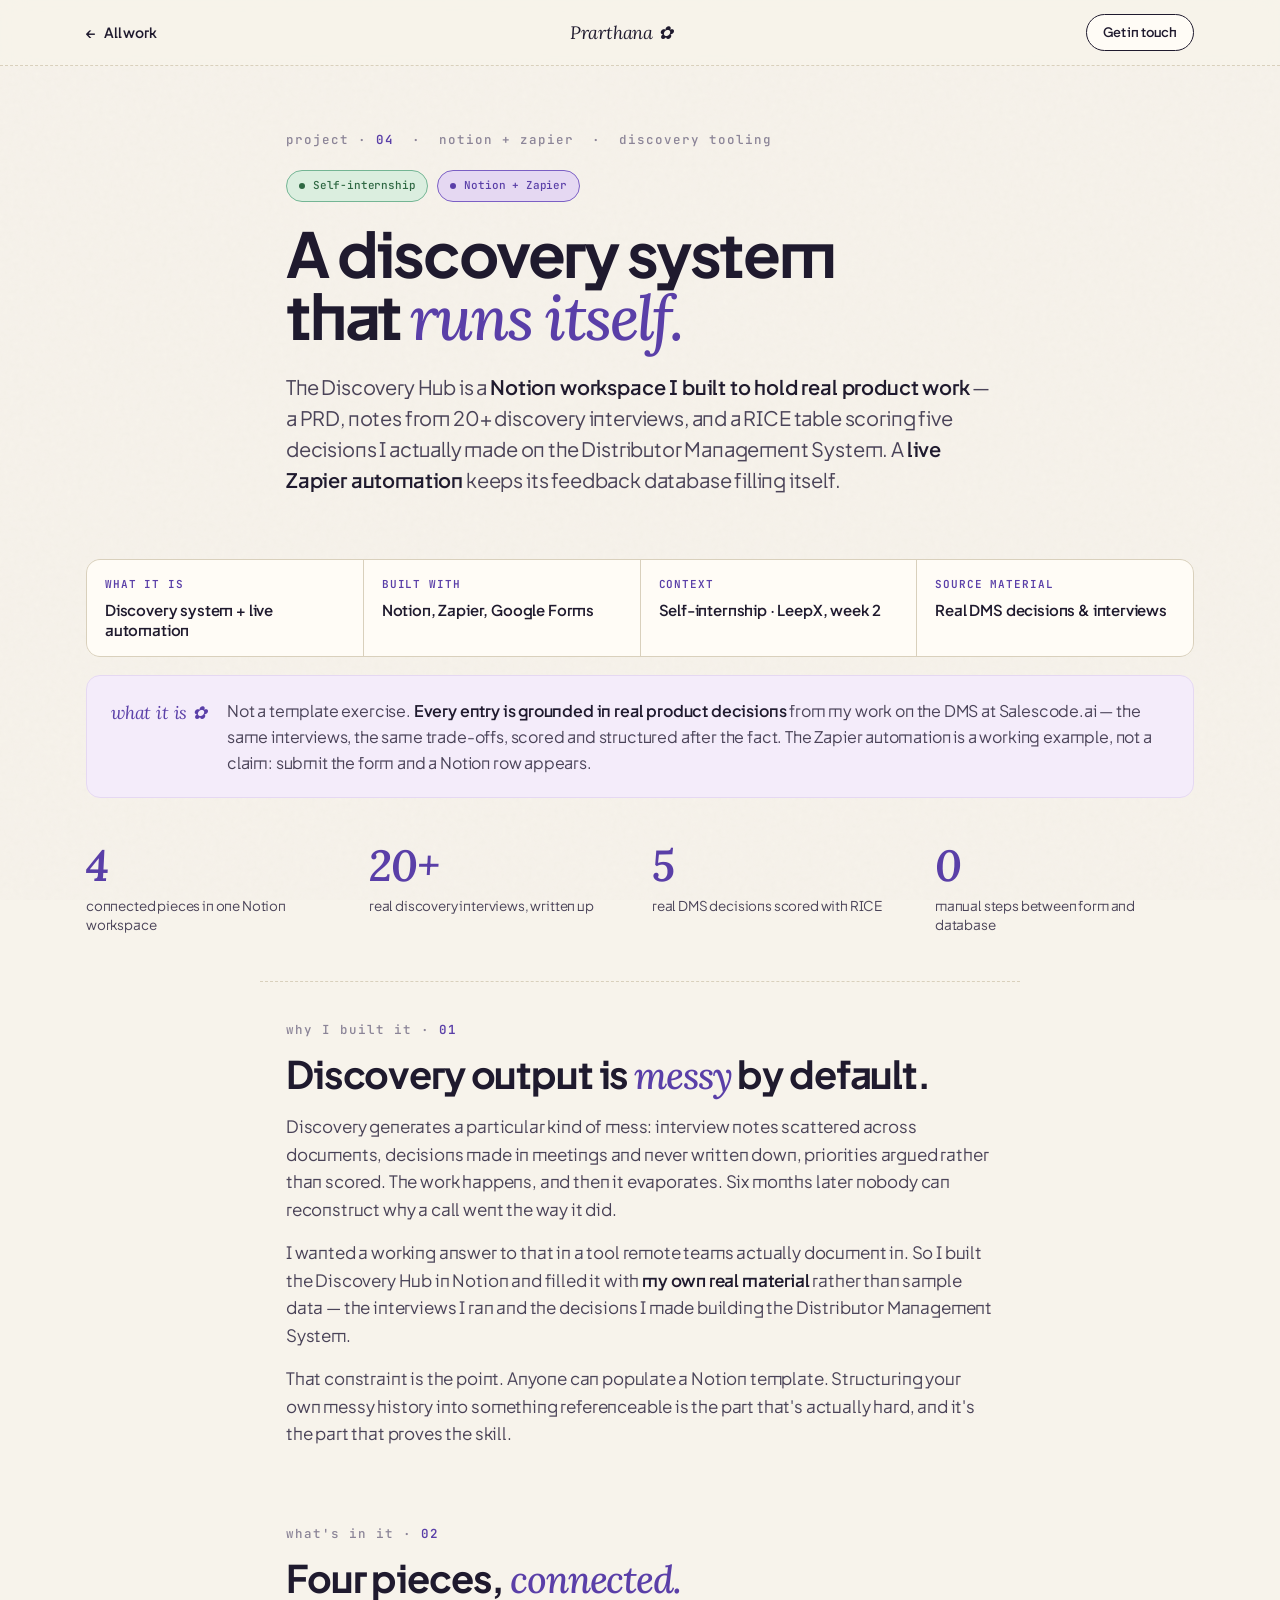
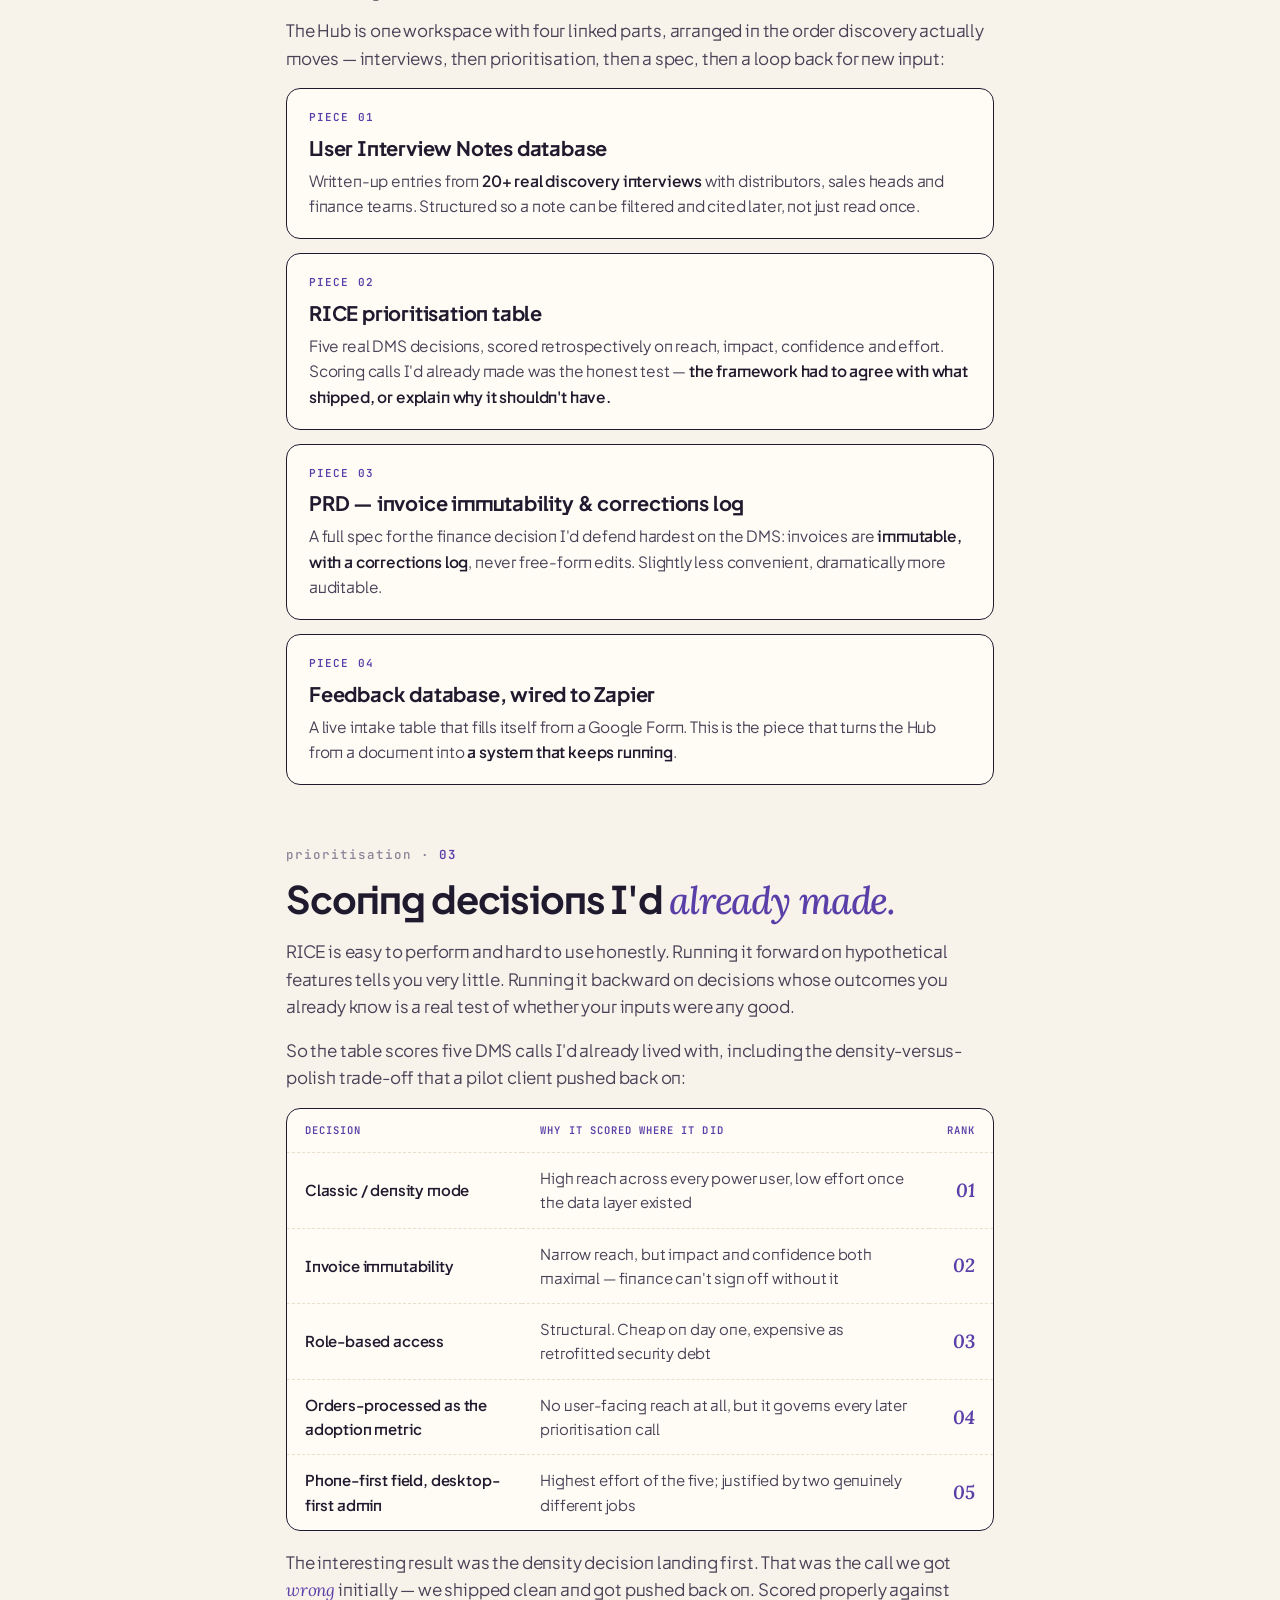
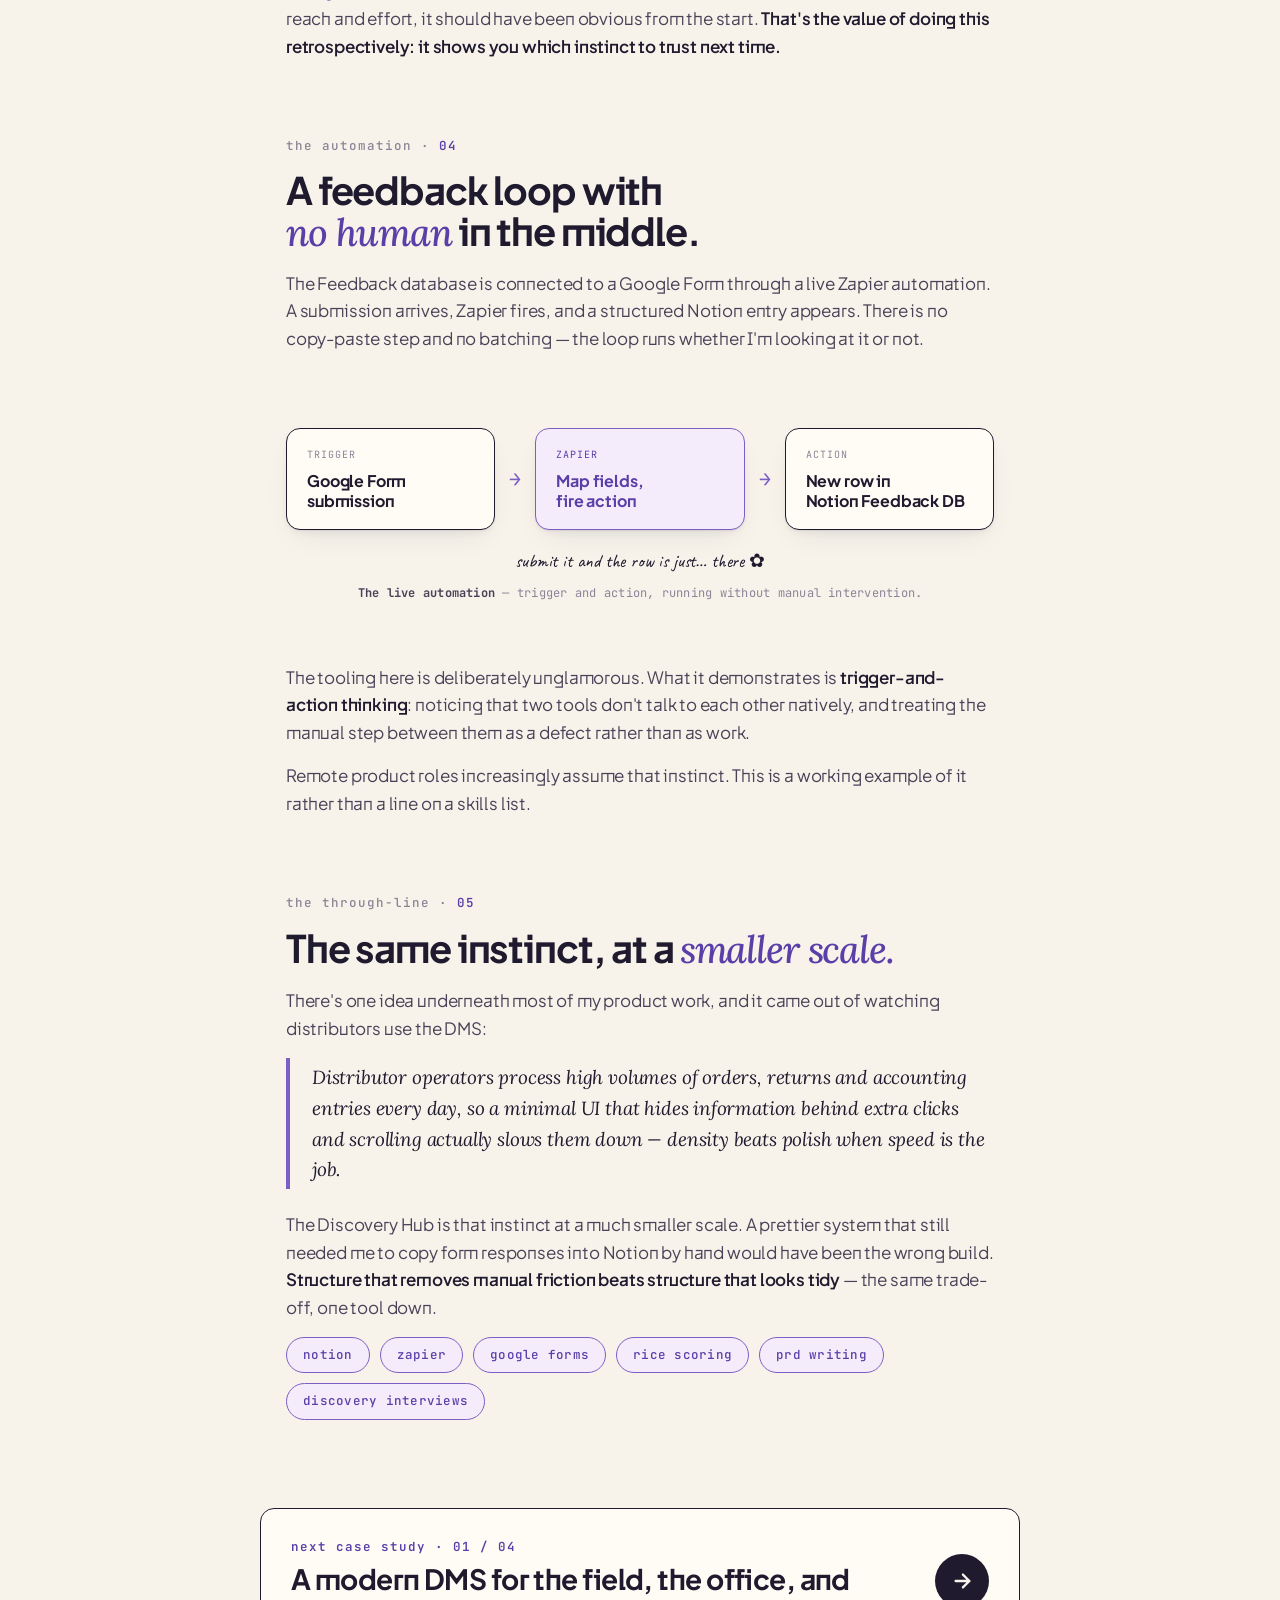
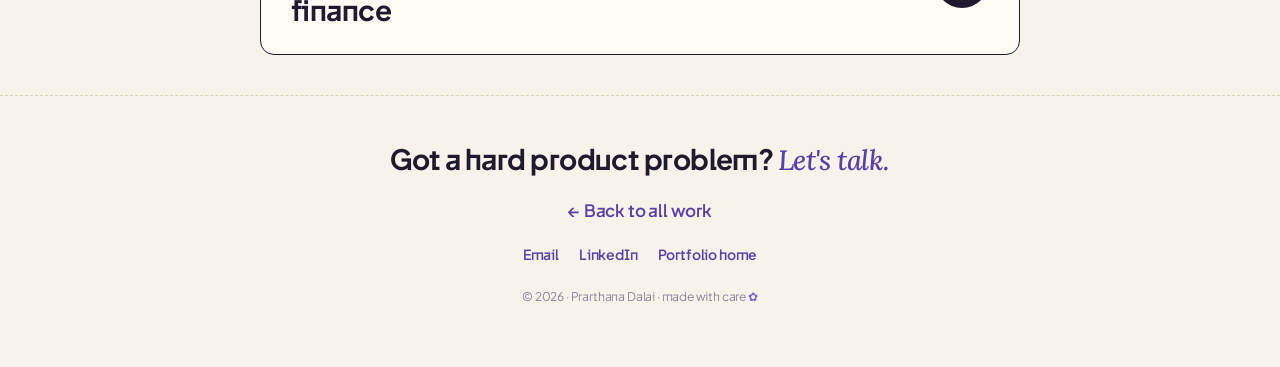
<file: projects/discovery-hub.html>
<!DOCTYPE html>
<html lang="en">
<head>
<meta charset="UTF-8">
<meta name="viewport" content="width=device-width, initial-scale=1, viewport-fit=cover">
<!-- Google tag (gtag.js) -->
<script async src="https://www.googletagmanager.com/gtag/js?id=G-6BZ218WPXX"></script>
<script>
  window.dataLayer = window.dataLayer || [];
  function gtag(){dataLayer.push(arguments);}
  gtag('js', new Date());

  gtag('config', 'G-6BZ218WPXX');
</script>

<title>Discovery Hub · Project · Prarthana Dalai</title>
<meta name="description" content="A Notion discovery system built on real product decisions — a PRD, 20+ interview notes, a RICE table scoring five real DMS calls, and a live Zapier automation that files feedback without manual entry.">
<link rel="preconnect" href="https://fonts.googleapis.com">
<link rel="preconnect" href="https://fonts.gstatic.com" crossorigin>
<link href="https://fonts.googleapis.com/css2?family=Plus+Jakarta+Sans:wght@400;500;600;700;800&family=Lora:ital,wght@0,400..700;1,400..700&family=JetBrains+Mono:wght@400;500&family=Caveat:wght@500..700&display=swap" rel="stylesheet">
<style>
  :root{
    /* paper */
    --paper:#F7F3EB; --paper-2:#FFFCF6; --paper-3:#EDE6D5; --paper-4:#E1D8C2;
    /* ink */
    --ink:#1F1A2E; --ink-2:#4A4358; --ink-3:#8B8497; --ink-4:#BAB3C0;
    /* lilac */
    --lilac:#7B5FC4; --lilac-deep:#5A3FA8; --lilac-soft:#E5D8F2; --lilac-tint:#F4ECFA;
    /* sticky tints */
    --sun:#F5D67D; --sun-soft:#FCEEC2; --rose:#FFB5C5; --rose-soft:#FCDFE7; --mint:#A8D5B8; --mint-soft:#DBEEDF;
    /* borders */
    --border:#D9D0BC; --border-soft:#E8E0CB;
    /* fonts */
    --font-body:'Plus Jakarta Sans',ui-sans-serif,system-ui,-apple-system,"Segoe UI",sans-serif;
    --font-italic:'Lora',Georgia,"Times New Roman",serif;
    --font-mono:'JetBrains Mono',ui-monospace,"SF Mono",Menlo,monospace;
    --font-hand:'Caveat',"Comic Sans MS",cursive;
    --shadow-sm:0 1px 2px rgba(31,26,46,.06),0 1px 3px rgba(31,26,46,.04);
    --shadow-paper:0 1px 0 rgba(31,26,46,.06),0 4px 12px -4px rgba(31,26,46,.10),0 12px 32px -12px rgba(31,26,46,.10);
    --ease:cubic-bezier(.22,.61,.36,1); --dur-2:360ms;
    --col:760px;
  }
  *{box-sizing:border-box;margin:0;padding:0}
  html{scroll-behavior:smooth;scroll-padding-top:80px}
  body{font-family:var(--font-body);background:var(--paper);color:var(--ink-2);
    line-height:1.62;-webkit-font-smoothing:antialiased;font-size:17px;letter-spacing:-.01em;
    font-feature-settings:"ss01","cv11";position:relative;overflow-x:hidden}
  body::after{content:"";position:fixed;inset:0;pointer-events:none;z-index:1;opacity:.04;mix-blend-mode:multiply;
    background-image:url("data:image/svg+xml;utf8,<svg xmlns='http://www.w3.org/2000/svg' viewBox='0 0 200 200'><filter id='n'><feTurbulence type='fractalNoise' baseFrequency='0.85' numOctaves='2' stitchTiles='stitch'/><feColorMatrix values='0 0 0 0 0.10  0 0 0 0 0.08  0 0 0 0 0.16  0 0 0 0.6 0'/></filter><rect width='100%' height='100%' filter='url(%23n)'/></svg>")}
  .col{max-width:var(--col);margin:0 auto;padding:0 26px;position:relative;z-index:2}
  .serif{font-family:var(--font-italic)}
  em,.it{font-family:var(--font-italic);font-style:italic;color:var(--lilac-deep)}

  /* top bar */
  .topbar{position:sticky;top:0;z-index:20;background:rgba(247,243,235,.82);
    backdrop-filter:saturate(140%) blur(12px);-webkit-backdrop-filter:saturate(140%) blur(12px);
    border-bottom:1.5px dashed var(--border);}
  .topbar .row{max-width:1160px;margin:0 auto;padding:14px 26px;display:flex;align-items:center;gap:18px;position:relative;z-index:2}
  .back{font-size:14px;color:var(--ink);text-decoration:none;font-weight:600;display:flex;align-items:center;gap:7px;transition:color var(--dur-2) var(--ease)}
  .back:hover{color:var(--lilac-deep)}
  .topbar .sp{flex:1}
  .topbar .mark{font-family:var(--font-italic);font-style:italic;font-size:18px;color:var(--ink)}
  .topbar .cta{font-size:13px;text-decoration:none;color:var(--ink);font-weight:600;background:var(--paper-2);
    border:1.5px solid var(--ink);padding:7px 16px;border-radius:999px;transition:all var(--dur-2) var(--ease)}
  .topbar .cta:hover{background:var(--lilac-tint);border-color:var(--lilac);color:var(--lilac-deep)}

  /* hero */
  .hero{padding:64px 0 26px}
  .kicker{font-family:var(--font-mono);font-size:12.5px;letter-spacing:.08em;color:var(--ink-3);font-weight:500;margin-bottom:20px}
  .kicker b{color:var(--lilac-deep);font-weight:600}
  h1{font-family:var(--font-body);font-weight:700;font-size:clamp(38px,6vw,62px);line-height:1.0;letter-spacing:-.035em;color:var(--ink);text-wrap:balance}
  h1 em{font-family:var(--font-italic);font-style:italic;font-weight:500;color:var(--lilac-deep)}
  .lede{margin-top:22px;font-size:20px;color:var(--ink-2);line-height:1.55;text-wrap:pretty}
  .lede b{color:var(--ink);font-weight:600}
  .tagrow{display:flex;flex-wrap:wrap;gap:9px;margin-bottom:20px}
  .tag{display:inline-flex;align-items:center;gap:8px;padding:6px 12px;background:var(--mint-soft);
    border:1px solid #74B594;color:#2F6843;font-family:var(--font-mono);font-size:11px;font-weight:500;border-radius:999px}
  .tag--lilac{background:var(--lilac-soft);border-color:var(--lilac);color:var(--lilac-deep)}
  .tag .dot{width:6px;height:6px;border-radius:50%;background:currentColor}

  /* meta strip */
  .meta{max-width:1160px;margin:38px auto 0;padding:0 26px;position:relative;z-index:2}
  .meta-in{display:grid;grid-template-columns:repeat(4,1fr);gap:1px;background:var(--border);
    border:1px solid var(--border);border-radius:14px;overflow:hidden}
  @media(max-width:680px){.meta-in{grid-template-columns:repeat(2,1fr)}}
  .meta-c{background:var(--paper-2);padding:16px 18px}
  .meta-c .l{font-family:var(--font-mono);font-size:11px;letter-spacing:.08em;text-transform:uppercase;color:var(--lilac-deep);font-weight:600}
  .meta-c .v{font-family:var(--font-body);font-weight:600;font-size:15px;margin-top:6px;line-height:1.35;color:var(--ink)}

  /* tldr */
  .tldr{max-width:1160px;margin:18px auto 0;padding:0 26px;position:relative;z-index:2}
  .tldr-in{background:var(--lilac-tint);border:1.5px solid var(--lilac-soft);border-radius:14px;padding:22px 24px;
    display:grid;grid-template-columns:auto 1fr;gap:20px;align-items:start}
  @media(max-width:680px){.tldr-in{grid-template-columns:1fr}}
  .tldr .tag2{font-family:var(--font-italic);font-style:italic;color:var(--lilac-deep);font-size:18px;white-space:nowrap}
  .tldr p{font-size:16px;color:var(--ink-2);line-height:1.6}
  .tldr p b{color:var(--ink);font-weight:600}

  /* stat band */
  .band{max-width:1160px;margin:46px auto;padding:0 26px;position:relative;z-index:2}
  .band-in{display:grid;grid-template-columns:repeat(4,1fr);gap:24px}
  @media(max-width:760px){.band-in{grid-template-columns:repeat(2,1fr);gap:28px}}
  .stat .n{font-family:var(--font-italic);font-style:italic;font-weight:600;font-size:clamp(30px,3.4vw,46px);line-height:1;color:var(--lilac-deep);letter-spacing:-.02em}
  .stat .c{margin-top:9px;font-size:13.5px;color:var(--ink-2);line-height:1.4}

  /* section */
  section{padding:30px 0}
  .slabel{font-family:var(--font-mono);font-size:12.5px;letter-spacing:.08em;color:var(--ink-3);font-weight:500;margin-bottom:14px}
  .slabel b{color:var(--lilac-deep);font-weight:600}
  h2{font-family:var(--font-body);font-weight:700;font-size:clamp(26px,3.6vw,38px);line-height:1.06;letter-spacing:-.03em;margin-bottom:18px;color:var(--ink);text-wrap:balance}
  h2 em{font-family:var(--font-italic);font-style:italic;font-weight:500;color:var(--lilac-deep)}
  p.body{font-size:17px;color:var(--ink-2);margin-bottom:16px}
  p.body b{color:var(--ink);font-weight:600}
  hr.rule{border:none;border-top:1.5px dashed var(--border);max-width:var(--col);margin:8px auto}

  /* glyph list */
  ul.glyph{list-style:none;margin:4px 0 18px;display:flex;flex-direction:column;gap:11px}
  ul.glyph li{position:relative;padding-left:26px;font-size:16.5px;color:var(--ink-2);line-height:1.55}
  ul.glyph li::before{content:"✦";position:absolute;left:0;top:1px;color:var(--lilac);font-size:14px}
  ul.glyph li b{color:var(--ink);font-weight:600}

  /* the four pieces — paper cards */
  .dlist{display:flex;flex-direction:column;gap:14px;margin-top:8px}
  .d{border:1.5px solid var(--ink);background:var(--paper-2);border-radius:14px;padding:20px 22px;
    transition:transform var(--dur-2) var(--ease),box-shadow var(--dur-2) var(--ease)}
  .d:hover{transform:translate(-2px,-2px);box-shadow:4px 4px 0 var(--lilac)}
  .d .num{font-family:var(--font-mono);text-transform:uppercase;letter-spacing:.10em;color:var(--lilac-deep);font-size:11px;font-weight:600}
  .d h3{font-family:var(--font-body);font-weight:700;font-size:20px;margin:8px 0;line-height:1.25;color:var(--ink);letter-spacing:-.01em}
  .d p{font-size:15.5px;color:var(--ink-2)}
  .d p b{color:var(--ink);font-weight:600}

  /* zap flow figure */
  .figure{max-width:var(--col);margin:30px auto;padding:0 26px;position:relative;z-index:2}
  .zap{display:grid;grid-template-columns:1fr auto 1fr auto 1fr;align-items:center;gap:14px}
  @media(max-width:680px){.zap{grid-template-columns:1fr;gap:10px}.zap .arr{transform:rotate(90deg)}}
  .zap-c{background:var(--paper-2);border:1.5px solid var(--ink);border-radius:14px;padding:18px 20px;box-shadow:var(--shadow-paper)}
  .zap-c--mid{background:var(--lilac-tint);border-color:var(--lilac)}
  .zap-c .l{font-family:var(--font-mono);font-size:10px;letter-spacing:.10em;text-transform:uppercase;color:var(--ink-3);margin-bottom:7px}
  .zap-c--mid .l{color:var(--lilac-deep)}
  .zap-c .v{font-family:var(--font-body);font-weight:700;font-size:16px;color:var(--ink);line-height:1.25;letter-spacing:-.01em}
  .zap-c--mid .v{color:var(--lilac-deep)}
  .zap .arr{font-family:var(--font-mono);font-size:20px;color:var(--lilac);text-align:center;line-height:1}
  .figure .hand{font-family:var(--font-hand);font-size:19px;color:var(--ink);text-align:center;margin-top:16px}
  .figure .cap{font-family:var(--font-mono);font-size:12px;color:var(--ink-3);margin-top:8px;text-align:center;letter-spacing:.02em}
  .figure .cap b{color:var(--ink-2)}

  /* rice table */
  .tablewrap{overflow-x:auto;margin:6px 0 18px;border:1.5px solid var(--ink);border-radius:14px;background:var(--paper-2)}
  table.rice{width:100%;border-collapse:collapse;min-width:520px}
  table.rice th,table.rice td{text-align:left;padding:13px 18px;border-bottom:1.5px dashed var(--border-soft);font-size:15px}
  table.rice tr:last-child td{border-bottom:0}
  table.rice th{font-family:var(--font-mono);font-size:10.5px;letter-spacing:.10em;text-transform:uppercase;color:var(--lilac-deep);font-weight:600}
  table.rice td{color:var(--ink-2)}
  table.rice td:first-child{color:var(--ink);font-weight:600}
  table.rice td.score{font-family:var(--font-italic);font-style:italic;font-weight:600;font-size:19px;color:var(--lilac-deep);text-align:right;white-space:nowrap}
  table.rice th:last-child{text-align:right}

  /* pills */
  .clients{display:flex;flex-wrap:wrap;gap:10px;margin:6px 0 18px}
  .client{font-family:var(--font-body);font-weight:500;font-size:14px;border:1.5px solid var(--ink);background:var(--paper-2);
    border-radius:999px;padding:7px 16px;color:var(--ink)}
  .client--soft{border-color:var(--lilac);background:var(--lilac-tint);color:var(--lilac-deep);font-family:var(--font-mono);font-size:12.5px;letter-spacing:.02em}

  /* next item */
  .casenext{position:relative;z-index:2;max-width:var(--col);margin:40px auto 0;display:grid;grid-template-columns:1fr auto;align-items:center;gap:24px;
    padding:28px 30px;background:var(--paper-2);border:1.5px solid var(--ink);border-radius:14px;text-decoration:none;
    transition:transform var(--dur-2) var(--ease),box-shadow var(--dur-2) var(--ease)}
  .casenext:hover{transform:translate(-3px,-3px);box-shadow:6px 6px 0 var(--lilac)}
  .casenext .k{font-family:var(--font-mono);font-size:12.5px;letter-spacing:.08em;color:var(--lilac-deep);font-weight:600}
  .casenext .t{font-family:var(--font-body);font-weight:700;font-size:clamp(20px,2.4vw,28px);letter-spacing:-.02em;line-height:1.12;color:var(--ink);margin-top:6px}
  .casenext .arr{width:54px;height:54px;display:grid;place-items:center;background:var(--ink);color:var(--paper);border-radius:50%;flex:none;transition:all var(--dur-2) var(--ease)}
  .casenext:hover .arr{background:var(--lilac);transform:translate(4px,-2px) rotate(-8deg)}
  @media(max-width:680px){.casenext{grid-template-columns:1fr;padding:20px}.casenext .arr{width:44px;height:44px}}

  /* footer */
  .foot{border-top:1.5px dashed var(--border);margin-top:40px;padding:40px 0 60px;text-align:center}
  .foot a{color:var(--lilac-deep);text-decoration:none;font-weight:600;transition:color var(--dur-2) var(--ease)}
  .foot a:hover{color:var(--ink)}
  .foot .big{font-family:var(--font-body);font-weight:700;font-size:28px;margin-bottom:14px;color:var(--ink);letter-spacing:-.02em}
  .foot .big em{font-family:var(--font-italic);font-style:italic;font-weight:500;color:var(--lilac-deep)}
  .foot .links{display:flex;gap:20px;justify-content:center;flex-wrap:wrap;margin-top:18px;font-size:14px}
  .flower{color:var(--lilac)}

  @media(prefers-reduced-motion:reduce){
    *{animation:none!important;transition:none!important}
    html{scroll-behavior:auto}
  }
</style>
</head>
<body>

  <div class="topbar"><div class="row">
    <a class="back" href="../index.html">← <span>All work</span></a>
    <span class="sp"></span>
    <span class="mark">Prarthana ✿</span>
    <span class="sp"></span>
    <a class="cta" href="../index.html#contact">Get in touch</a>
  </div></div>

  <!-- HERO -->
  <header class="hero"><div class="col">
    <div class="kicker">project · <b>04</b> &nbsp;·&nbsp; notion + zapier &nbsp;·&nbsp; discovery tooling</div>
    <div class="tagrow">
      <span class="tag"><span class="dot" aria-hidden="true"></span>Self-internship</span>
      <span class="tag tag--lilac"><span class="dot" aria-hidden="true"></span>Notion + Zapier</span>
    </div>
    <h1>A discovery system that <em>runs itself.</em></h1>
    <p class="lede">The Discovery Hub is a <b>Notion workspace I built to hold real product work</b> — a PRD, notes from 20+ discovery interviews, and a RICE table scoring five decisions I actually made on the Distributor Management System. A <b>live Zapier automation</b> keeps its feedback database filling itself.</p>
  </div></header>

  <!-- META -->
  <div class="meta"><div class="meta-in">
    <div class="meta-c"><div class="l">What it is</div><div class="v">Discovery system + live automation</div></div>
    <div class="meta-c"><div class="l">Built with</div><div class="v">Notion, Zapier, Google Forms</div></div>
    <div class="meta-c"><div class="l">Context</div><div class="v">Self-internship · LeepX, week 2</div></div>
    <div class="meta-c"><div class="l">Source material</div><div class="v">Real DMS decisions &amp; interviews</div></div>
  </div></div>

  <!-- TLDR -->
  <div class="tldr"><div class="tldr-in">
    <div class="tag2">what it is ✿</div>
    <p>Not a template exercise. <b>Every entry is grounded in real product decisions</b> from my work on the DMS at Salescode.ai — the same interviews, the same trade-offs, scored and structured after the fact. The Zapier automation is a working example, not a claim: submit the form and a Notion row appears.</p>
  </div></div>

  <!-- STAT BAND -->
  <div class="band"><div class="band-in">
    <div class="stat"><div class="n">4</div><div class="c">connected pieces in one Notion workspace</div></div>
    <div class="stat"><div class="n">20+</div><div class="c">real discovery interviews, written up</div></div>
    <div class="stat"><div class="n">5</div><div class="c">real DMS decisions scored with RICE</div></div>
    <div class="stat"><div class="n">0</div><div class="c">manual steps between form and database</div></div>
  </div></div>

  <hr class="rule">

  <!-- 01 WHY -->
  <section><div class="col">
    <div class="slabel">why I built it · <b>01</b></div>
    <h2>Discovery output is <em>messy</em> by default.</h2>
    <p class="body">Discovery generates a particular kind of mess: interview notes scattered across documents, decisions made in meetings and never written down, priorities argued rather than scored. The work happens, and then it evaporates. Six months later nobody can reconstruct why a call went the way it did.</p>
    <p class="body">I wanted a working answer to that in a tool remote teams actually document in. So I built the Discovery Hub in Notion and filled it with <b>my own real material</b> rather than sample data — the interviews I ran and the decisions I made building the Distributor Management System.</p>
    <p class="body">That constraint is the point. Anyone can populate a Notion template. Structuring your own messy history into something referenceable is the part that's actually hard, and it's the part that proves the skill.</p>
  </div></section>

  <!-- 02 WHAT'S IN IT -->
  <section><div class="col">
    <div class="slabel">what's in it · <b>02</b></div>
    <h2>Four pieces, <em>connected.</em></h2>
    <p class="body">The Hub is one workspace with four linked parts, arranged in the order discovery actually moves — interviews, then prioritisation, then a spec, then a loop back for new input:</p>
    <div class="dlist">
      <div class="d"><div class="num">piece 01</div><h3>User Interview Notes database</h3>
        <p>Written-up entries from <b>20+ real discovery interviews</b> with distributors, sales heads and finance teams. Structured so a note can be filtered and cited later, not just read once.</p></div>
      <div class="d"><div class="num">piece 02</div><h3>RICE prioritisation table</h3>
        <p>Five real DMS decisions, scored retrospectively on reach, impact, confidence and effort. Scoring calls I'd already made was the honest test — <b>the framework had to agree with what shipped, or explain why it shouldn't have.</b></p></div>
      <div class="d"><div class="num">piece 03</div><h3>PRD — invoice immutability &amp; corrections log</h3>
        <p>A full spec for the finance decision I'd defend hardest on the DMS: invoices are <b>immutable, with a corrections log</b>, never free-form edits. Slightly less convenient, dramatically more auditable.</p></div>
      <div class="d"><div class="num">piece 04</div><h3>Feedback database, wired to Zapier</h3>
        <p>A live intake table that fills itself from a Google Form. This is the piece that turns the Hub from a document into <b>a system that keeps running</b>.</p></div>
    </div>
  </div></section>

  <!-- 03 RICE -->
  <section><div class="col">
    <div class="slabel">prioritisation · <b>03</b></div>
    <h2>Scoring decisions I'd <em>already made.</em></h2>
    <p class="body">RICE is easy to perform and hard to use honestly. Running it forward on hypothetical features tells you very little. Running it backward on decisions whose outcomes you already know is a real test of whether your inputs were any good.</p>
    <p class="body">So the table scores five DMS calls I'd already lived with, including the density-versus-polish trade-off that a pilot client pushed back on:</p>
    <div class="tablewrap">
      <table class="rice">
        <thead>
          <tr><th>Decision</th><th>Why it scored where it did</th><th>Rank</th></tr>
        </thead>
        <tbody>
          <tr><td>Classic / density mode</td><td>High reach across every power user, low effort once the data layer existed</td><td class="score">01</td></tr>
          <tr><td>Invoice immutability</td><td>Narrow reach, but impact and confidence both maximal — finance can't sign off without it</td><td class="score">02</td></tr>
          <tr><td>Role-based access</td><td>Structural. Cheap on day one, expensive as retrofitted security debt</td><td class="score">03</td></tr>
          <tr><td>Orders-processed as the adoption metric</td><td>No user-facing reach at all, but it governs every later prioritisation call</td><td class="score">04</td></tr>
          <tr><td>Phone-first field, desktop-first admin</td><td>Highest effort of the five; justified by two genuinely different jobs</td><td class="score">05</td></tr>
        </tbody>
      </table>
    </div>
    <p class="body">The interesting result was the density decision landing first. That was the call we got <em>wrong</em> initially — we shipped clean and got pushed back on. Scored properly against reach and effort, it should have been obvious from the start. <b>That's the value of doing this retrospectively: it shows you which instinct to trust next time.</b></p>
  </div></section>

  <!-- 04 THE AUTOMATION -->
  <section><div class="col">
    <div class="slabel">the automation · <b>04</b></div>
    <h2>A feedback loop with <em>no human</em> in the middle.</h2>
    <p class="body">The Feedback database is connected to a Google Form through a live Zapier automation. A submission arrives, Zapier fires, and a structured Notion entry appears. There is no copy-paste step and no batching — the loop runs whether I'm looking at it or not.</p>
  </div></section>

  <!-- FIGURE -->
  <figure class="figure">
    <div class="zap">
      <div class="zap-c">
        <div class="l">trigger</div>
        <div class="v">Google Form<br>submission</div>
      </div>
      <div class="arr" aria-hidden="true">→</div>
      <div class="zap-c zap-c--mid">
        <div class="l">zapier</div>
        <div class="v">Map fields,<br>fire action</div>
      </div>
      <div class="arr" aria-hidden="true">→</div>
      <div class="zap-c">
        <div class="l">action</div>
        <div class="v">New row in<br>Notion Feedback DB</div>
      </div>
    </div>
    <p class="hand">submit it and the row is just… there ✿</p>
    <figcaption class="cap"><b>The live automation</b> — trigger and action, running without manual intervention.</figcaption>
  </figure>

  <section><div class="col">
    <p class="body">The tooling here is deliberately unglamorous. What it demonstrates is <b>trigger-and-action thinking</b>: noticing that two tools don't talk to each other natively, and treating the manual step between them as a defect rather than as work.</p>
    <p class="body">Remote product roles increasingly assume that instinct. This is a working example of it rather than a line on a skills list.</p>
  </div></section>

  <!-- 05 THE THROUGH-LINE -->
  <section><div class="col">
    <div class="slabel">the through-line · <b>05</b></div>
    <h2>The same instinct, at a <em>smaller scale.</em></h2>
    <p class="body">There's one idea underneath most of my product work, and it came out of watching distributors use the DMS:</p>
    <p class="body" style="font-family:var(--font-italic);font-style:italic;font-size:19px;color:var(--ink);border-left:4px solid var(--lilac);padding:4px 0 4px 22px;margin-bottom:22px">Distributor operators process high volumes of orders, returns and accounting entries every day, so a minimal UI that hides information behind extra clicks and scrolling actually slows them down — density beats polish when speed is the job.</p>
    <p class="body">The Discovery Hub is that instinct at a much smaller scale. A prettier system that still needed me to copy form responses into Notion by hand would have been the wrong build. <b>Structure that removes manual friction beats structure that looks tidy</b> — the same trade-off, one tool down.</p>
    <div class="clients">
      <span class="client client--soft">notion</span>
      <span class="client client--soft">zapier</span>
      <span class="client client--soft">google forms</span>
      <span class="client client--soft">rice scoring</span>
      <span class="client client--soft">prd writing</span>
      <span class="client client--soft">discovery interviews</span>
    </div>
  </div></section>

  <!-- NEXT -->
  <a class="casenext" href="dms.html">
    <div>
      <div class="k">next case study · 01 / 04</div>
      <div class="t">A modern DMS for the field, the office, and finance</div>
    </div>
    <span class="arr" aria-hidden="true">
      <svg width="22" height="22" viewBox="0 0 24 24" fill="none" stroke="currentColor" stroke-width="2.5" stroke-linecap="round"><path d="M5 12h14M13 5l7 7-7 7"/></svg>
    </span>
  </a>

  <!-- FOOTER -->
  <footer class="foot"><div class="col">
    <div class="big serif">Got a hard product problem? <em>Let's talk.</em></div>
    <a href="../index.html#work">← Back to all work</a>
    <div class="links">
      <a href="mailto:dalaiprarthana4@gmail.com">Email</a>
      <a href="https://www.linkedin.com/in/prarthana-dalai-pm" target="_blank" rel="noopener">LinkedIn</a>
      <a href="../index.html">Portfolio home</a>
    </div>
    <p style="margin-top:22px;font-size:12px;color:var(--ink-3)">© 2026 · Prarthana Dalai · made with care <span class="flower">✿</span></p>
  </div></footer>

</body>
</html>
</file>
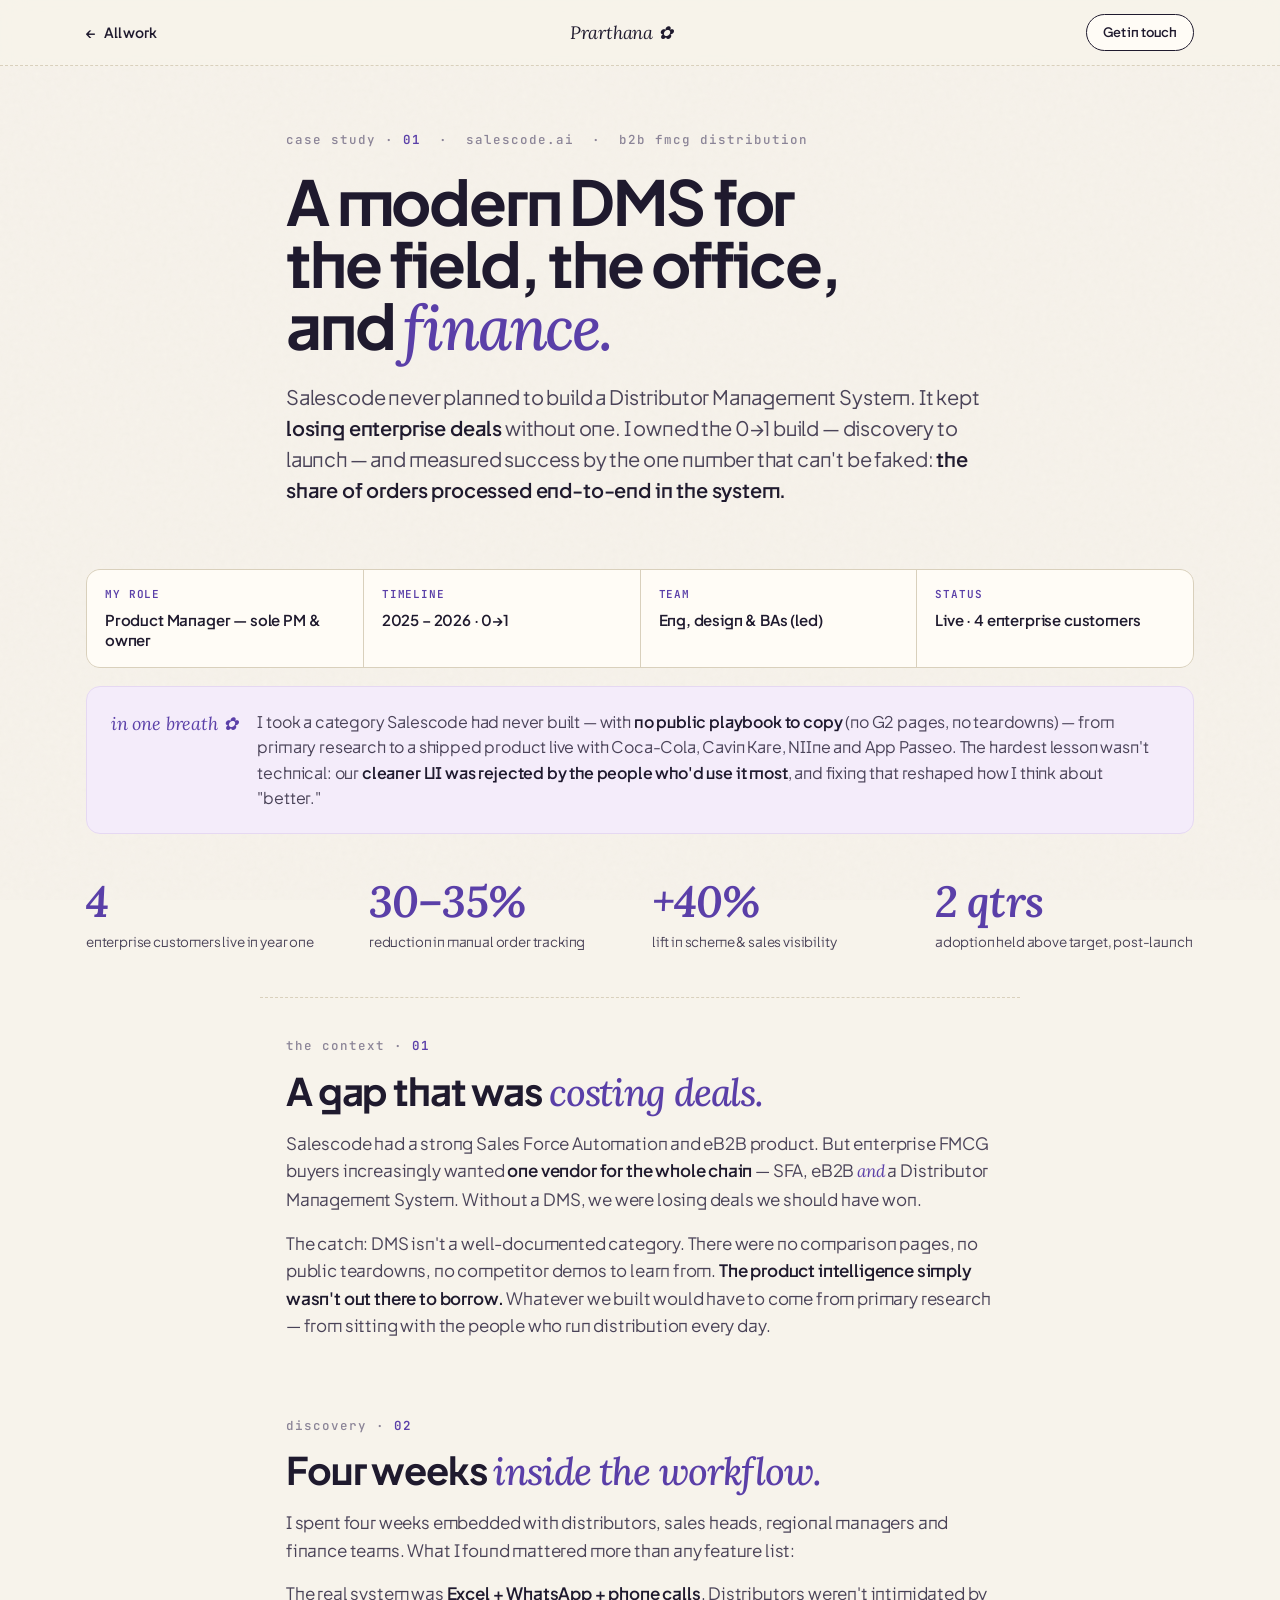
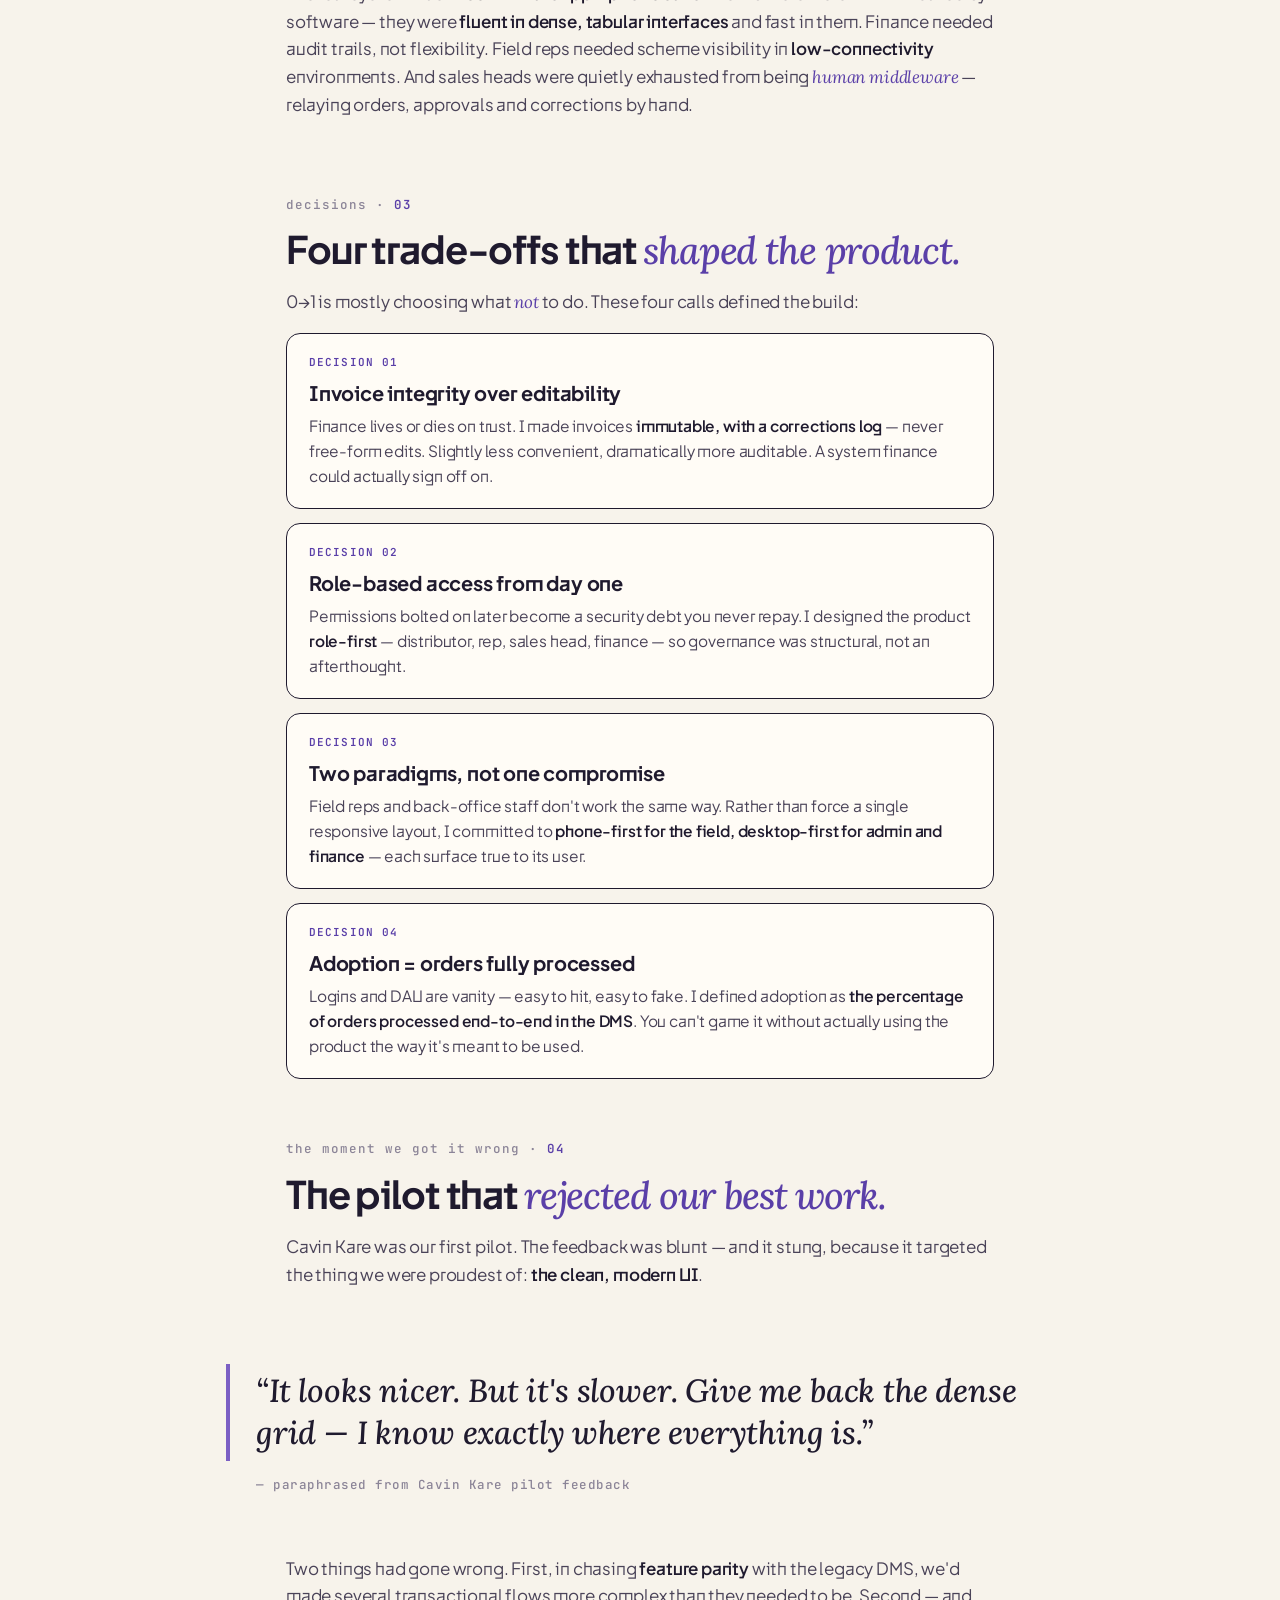
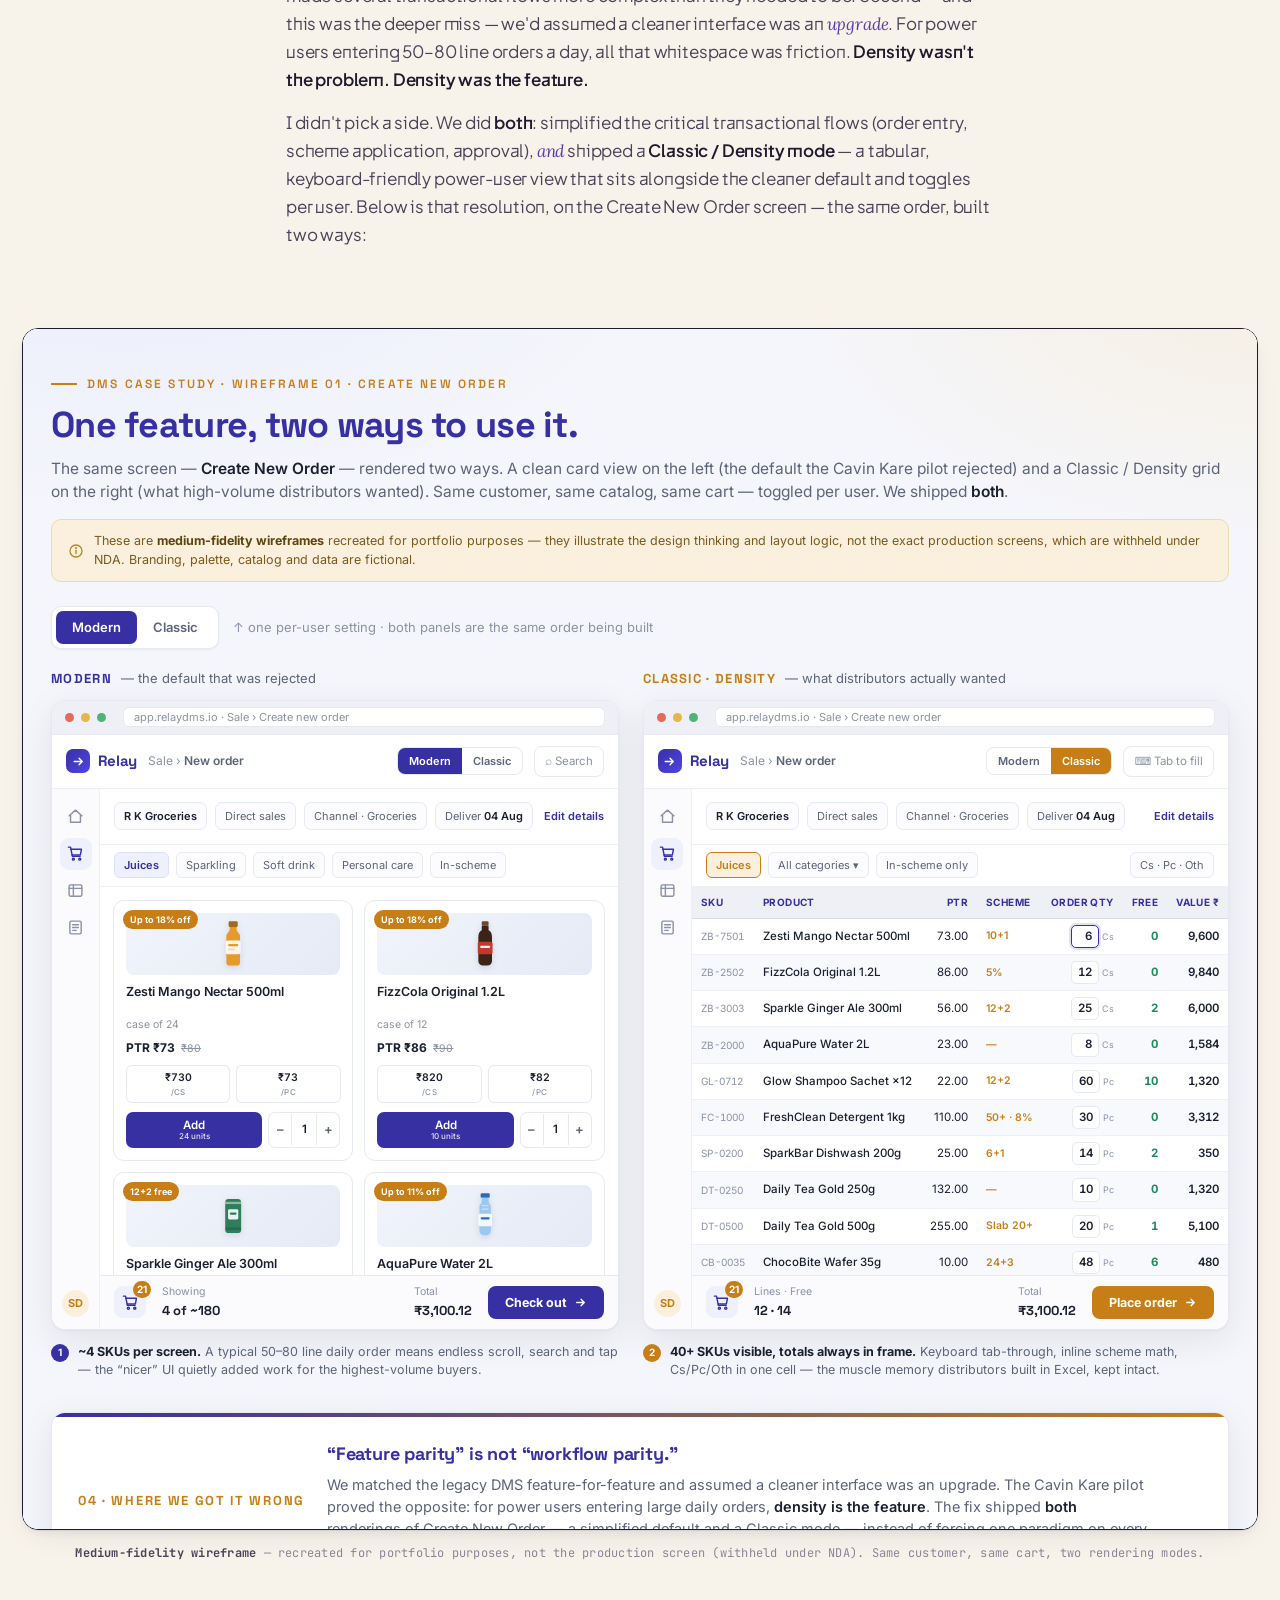
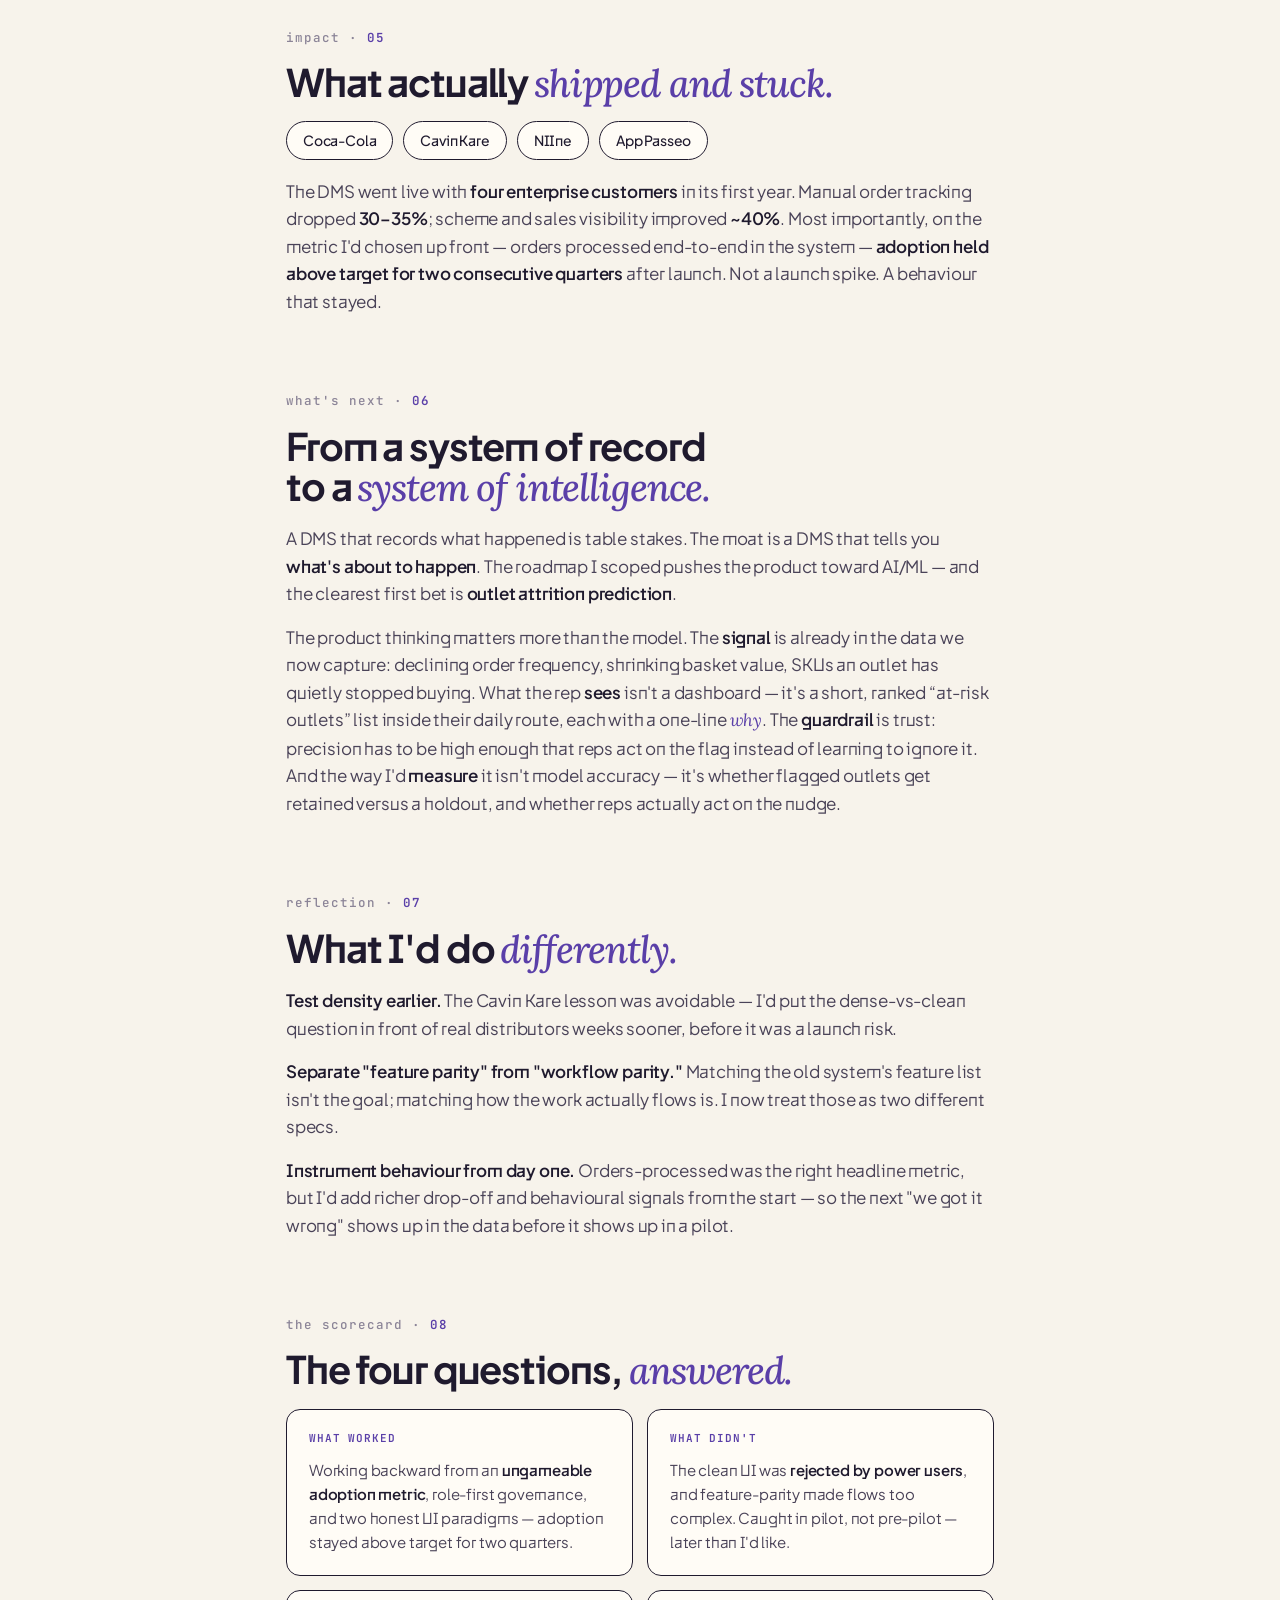
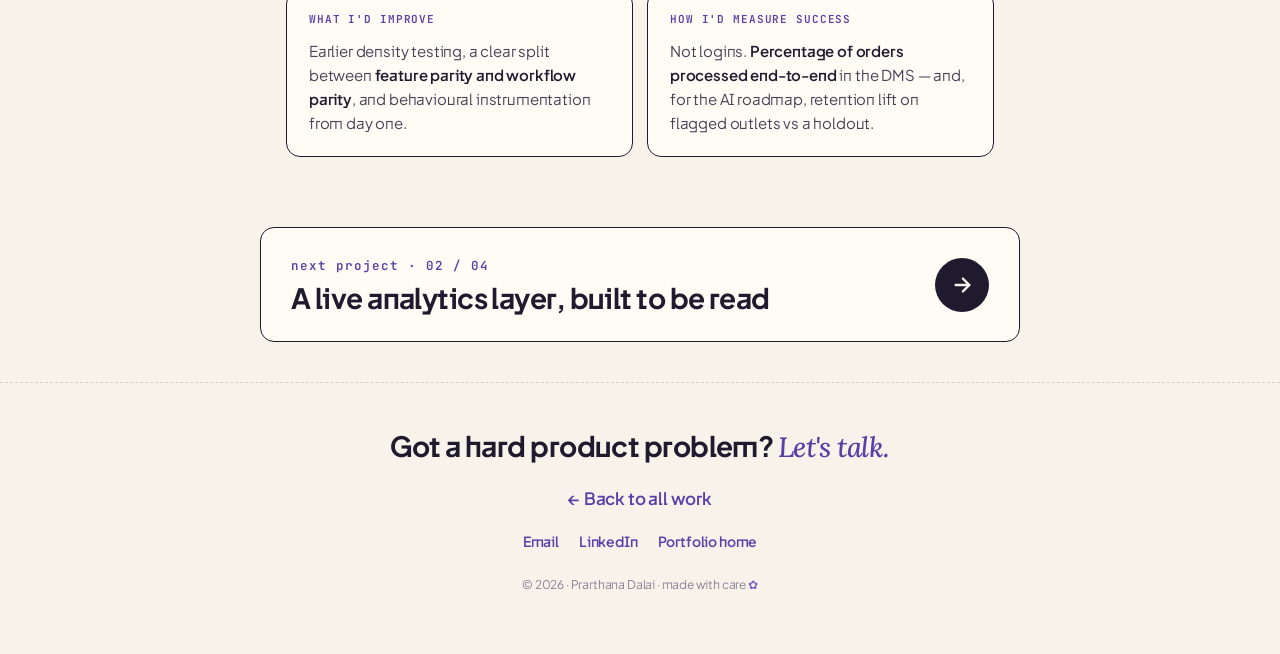
<file: projects/dms.html>
<!DOCTYPE html>
<html lang="en">
<head>
<meta charset="UTF-8">
<meta name="viewport" content="width=device-width, initial-scale=1, viewport-fit=cover">
<!-- Google tag (gtag.js) -->
<script async src="https://www.googletagmanager.com/gtag/js?id=G-6BZ218WPXX"></script>
<script>
  window.dataLayer = window.dataLayer || [];
  function gtag(){dataLayer.push(arguments);}
  gtag('js', new Date());

  gtag('config', 'G-6BZ218WPXX');
</script>

<title>Distributor Management System · Case Study · Prarthana Dalai</title>
<meta name="description" content="0→1 Distributor Management System for B2B FMCG — discovery, the trade-offs that shaped it, the pilot that went wrong, and the adoption metric that couldn't be gamed.">
<link rel="preconnect" href="https://fonts.googleapis.com">
<link rel="preconnect" href="https://fonts.gstatic.com" crossorigin>
<link href="https://fonts.googleapis.com/css2?family=Plus+Jakarta+Sans:wght@400;500;600;700;800&family=Lora:ital,wght@0,400..700;1,400..700&family=JetBrains+Mono:wght@400;500&family=Caveat:wght@500..700&display=swap" rel="stylesheet">
<style>
  :root{
    /* paper */
    --paper:#F7F3EB; --paper-2:#FFFCF6; --paper-3:#EDE6D5; --paper-4:#E1D8C2;
    /* ink */
    --ink:#1F1A2E; --ink-2:#4A4358; --ink-3:#8B8497; --ink-4:#BAB3C0;
    /* lilac */
    --lilac:#7B5FC4; --lilac-deep:#5A3FA8; --lilac-soft:#E5D8F2; --lilac-tint:#F4ECFA;
    /* sticky tints */
    --sun:#F5D67D; --sun-soft:#FCEEC2; --rose:#FFB5C5; --rose-soft:#FCDFE7; --mint:#A8D5B8; --mint-soft:#DBEEDF;
    /* borders */
    --border:#D9D0BC; --border-soft:#E8E0CB;
    /* fonts */
    --font-body:'Plus Jakarta Sans',ui-sans-serif,system-ui,-apple-system,"Segoe UI",sans-serif;
    --font-italic:'Lora',Georgia,"Times New Roman",serif;
    --font-mono:'JetBrains Mono',ui-monospace,"SF Mono",Menlo,monospace;
    --font-hand:'Caveat',"Comic Sans MS",cursive;
    --shadow-paper:0 1px 0 rgba(31,26,46,.06),0 4px 12px -4px rgba(31,26,46,.10),0 12px 32px -12px rgba(31,26,46,.10);
    --ease:cubic-bezier(.22,.61,.36,1); --dur-2:360ms;
    --col:760px;
  }
  *{box-sizing:border-box;margin:0;padding:0}
  html{scroll-behavior:smooth;scroll-padding-top:80px}
  body{font-family:var(--font-body);background:var(--paper);color:var(--ink-2);
    line-height:1.62;-webkit-font-smoothing:antialiased;font-size:17px;letter-spacing:-.01em;
    font-feature-settings:"ss01","cv11";position:relative;overflow-x:hidden}
  body::after{content:"";position:fixed;inset:0;pointer-events:none;z-index:1;opacity:.04;mix-blend-mode:multiply;
    background-image:url("data:image/svg+xml;utf8,<svg xmlns='http://www.w3.org/2000/svg' viewBox='0 0 200 200'><filter id='n'><feTurbulence type='fractalNoise' baseFrequency='0.85' numOctaves='2' stitchTiles='stitch'/><feColorMatrix values='0 0 0 0 0.10  0 0 0 0 0.08  0 0 0 0 0.16  0 0 0 0.6 0'/></filter><rect width='100%' height='100%' filter='url(%23n)'/></svg>")}
  .col{max-width:var(--col);margin:0 auto;padding:0 26px;position:relative;z-index:2}
  .serif{font-family:var(--font-italic)}
  em,.it{font-family:var(--font-italic);font-style:italic;color:var(--lilac-deep)}

  /* top bar */
  .topbar{position:sticky;top:0;z-index:20;background:rgba(247,243,235,.82);
    backdrop-filter:saturate(140%) blur(12px);-webkit-backdrop-filter:saturate(140%) blur(12px);
    border-bottom:1.5px dashed var(--border);}
  .topbar .row{max-width:1160px;margin:0 auto;padding:14px 26px;display:flex;align-items:center;gap:18px;position:relative;z-index:2}
  .back{font-size:14px;color:var(--ink);text-decoration:none;font-weight:600;display:flex;align-items:center;gap:7px;transition:color var(--dur-2) var(--ease)}
  .back:hover{color:var(--lilac-deep)}
  .topbar .sp{flex:1}
  .topbar .mark{font-family:var(--font-italic);font-style:italic;font-size:18px;color:var(--ink)}
  .topbar .cta{font-size:13px;text-decoration:none;color:var(--ink);font-weight:600;background:var(--paper-2);
    border:1.5px solid var(--ink);padding:7px 16px;border-radius:999px;transition:all var(--dur-2) var(--ease)}
  .topbar .cta:hover{background:var(--lilac-tint);border-color:var(--lilac);color:var(--lilac-deep)}

  /* hero */
  .hero{padding:64px 0 26px}
  .kicker{font-family:var(--font-mono);font-size:12.5px;letter-spacing:.08em;color:var(--ink-3);font-weight:500;margin-bottom:20px}
  .kicker b{color:var(--lilac-deep);font-weight:600}
  h1{font-family:var(--font-body);font-weight:700;font-size:clamp(38px,6vw,62px);line-height:1.0;letter-spacing:-.035em;color:var(--ink);text-wrap:balance}
  h1 em{font-family:var(--font-italic);font-style:italic;font-weight:500;color:var(--lilac-deep)}
  .lede{margin-top:22px;font-size:20px;color:var(--ink-2);line-height:1.55;text-wrap:pretty}
  .lede b{color:var(--ink);font-weight:600}

  /* meta strip */
  .meta{max-width:1160px;margin:38px auto 0;padding:0 26px;position:relative;z-index:2}
  .meta-in{display:grid;grid-template-columns:repeat(4,1fr);gap:1px;background:var(--border);
    border:1px solid var(--border);border-radius:14px;overflow:hidden}
  @media(max-width:680px){.meta-in{grid-template-columns:repeat(2,1fr)}}
  .meta-c{background:var(--paper-2);padding:16px 18px}
  .meta-c .l{font-family:var(--font-mono);font-size:11px;letter-spacing:.08em;text-transform:uppercase;color:var(--lilac-deep);font-weight:600}
  .meta-c .v{font-family:var(--font-body);font-weight:600;font-size:15px;margin-top:6px;line-height:1.35;color:var(--ink)}

  /* tldr */
  .tldr{max-width:1160px;margin:18px auto 0;padding:0 26px;position:relative;z-index:2}
  .tldr-in{background:var(--lilac-tint);border:1.5px solid var(--lilac-soft);border-radius:14px;padding:22px 24px;
    display:grid;grid-template-columns:auto 1fr;gap:20px;align-items:start}
  @media(max-width:680px){.tldr-in{grid-template-columns:1fr}}
  .tldr .tag{font-family:var(--font-italic);font-style:italic;color:var(--lilac-deep);font-size:18px;white-space:nowrap}
  .tldr p{font-size:16px;color:var(--ink-2);line-height:1.6}
  .tldr p b{color:var(--ink);font-weight:600}

  /* stat band */
  .band{max-width:1160px;margin:46px auto;padding:0 26px;position:relative;z-index:2}
  .band-in{display:grid;grid-template-columns:repeat(4,1fr);gap:24px}
  @media(max-width:760px){.band-in{grid-template-columns:repeat(2,1fr);gap:28px}}
  .stat .n{font-family:var(--font-italic);font-style:italic;font-weight:600;font-size:clamp(30px,3.4vw,46px);line-height:1;color:var(--lilac-deep);letter-spacing:-.02em}
  .stat .c{margin-top:9px;font-size:13.5px;color:var(--ink-2);line-height:1.4}

  /* section */
  section{padding:30px 0}
  .slabel{font-family:var(--font-mono);font-size:12.5px;letter-spacing:.08em;color:var(--ink-3);font-weight:500;margin-bottom:14px}
  .slabel b{color:var(--lilac-deep);font-weight:600}
  h2{font-family:var(--font-body);font-weight:700;font-size:clamp(26px,3.6vw,38px);line-height:1.06;letter-spacing:-.03em;margin-bottom:18px;color:var(--ink);text-wrap:balance}
  h2 em{font-family:var(--font-italic);font-style:italic;font-weight:500;color:var(--lilac-deep)}
  p.body{font-size:17px;color:var(--ink-2);margin-bottom:16px}
  p.body b{color:var(--ink);font-weight:600}
  .body a{color:var(--lilac-deep);border-bottom:1.5px solid var(--lilac);padding-bottom:1px}
  hr.rule{border:none;border-top:1.5px dashed var(--border);max-width:var(--col);margin:8px auto}

  /* decisions */
  .dlist{display:flex;flex-direction:column;gap:14px;margin-top:8px}
  .d{border:1.5px solid var(--ink);background:var(--paper-2);border-radius:14px;padding:20px 22px;
    transition:transform var(--dur-2) var(--ease),box-shadow var(--dur-2) var(--ease)}
  .d:hover{transform:translate(-2px,-2px);box-shadow:4px 4px 0 var(--lilac)}
  .d .num{font-family:var(--font-mono);text-transform:uppercase;letter-spacing:.10em;color:var(--lilac-deep);font-size:11px;font-weight:600}
  .d h3{font-family:var(--font-body);font-weight:700;font-size:20px;margin:8px 0;line-height:1.25;color:var(--ink);letter-spacing:-.01em}
  .d p{font-size:15.5px;color:var(--ink-2)}
  .d p b{color:var(--ink);font-weight:600}

  /* pull quote */
  .pull{max-width:880px;margin:30px auto;padding:0 26px}
  .pull blockquote{font-family:var(--font-italic);font-weight:500;font-style:italic;font-size:clamp(24px,3.4vw,32px);
    line-height:1.32;color:var(--ink);border-left:4px solid var(--lilac);padding:6px 0 6px 26px}
  .pull cite{display:block;margin-top:14px;font-family:var(--font-mono);font-style:normal;font-size:12.5px;letter-spacing:.04em;color:var(--ink-3);font-weight:500;padding-left:30px}

  /* figure / wireframe embed */
  .figure{max-width:1340px;margin:34px auto;padding:0 22px;position:relative;z-index:2}
  .figure .frame{border:1.5px solid var(--ink);border-radius:16px;overflow:hidden;background:var(--paper-2);box-shadow:var(--shadow-paper)}
  .figure iframe{width:100%;height:1200px;border:0;display:block;background:#F5F6FB}
  @media(max-width:1140px){.figure iframe{height:1760px}}
  .figure .cap{font-family:var(--font-mono);font-size:12px;color:var(--ink-3);margin-top:14px;text-align:center;letter-spacing:.02em}
  .figure .cap b{color:var(--ink-2)}

  /* scorecard */
  .score{display:grid;grid-template-columns:1fr 1fr;gap:14px;margin-top:8px}
  @media(max-width:680px){.score{grid-template-columns:1fr}}
  .sc{border:1.5px solid var(--ink);background:var(--paper-2);border-radius:14px;padding:20px 22px;
    transition:transform var(--dur-2) var(--ease),box-shadow var(--dur-2) var(--ease)}
  .sc:hover{transform:translate(-2px,-2px);box-shadow:4px 4px 0 var(--ink)}
  .sc .q{font-family:var(--font-mono);text-transform:uppercase;letter-spacing:.08em;font-size:11px;color:var(--lilac-deep);font-weight:600;margin-bottom:10px}
  .sc p{font-size:15px;color:var(--ink-2)}
  .sc p b{color:var(--ink);font-weight:600}

  /* next / clients */
  .clients{display:flex;flex-wrap:wrap;gap:10px;margin:6px 0 18px}
  .client{font-family:var(--font-body);font-weight:500;font-size:14px;border:1.5px solid var(--ink);background:var(--paper-2);
    border-radius:999px;padding:7px 16px;color:var(--ink)}

  /* next case */
  .casenext{position:relative;z-index:2;max-width:var(--col);margin:40px auto 0;display:grid;grid-template-columns:1fr auto;align-items:center;gap:24px;
    padding:28px 30px;background:var(--paper-2);border:1.5px solid var(--ink);border-radius:14px;text-decoration:none;
    transition:transform var(--dur-2) var(--ease),box-shadow var(--dur-2) var(--ease)}
  .casenext:hover{transform:translate(-3px,-3px);box-shadow:6px 6px 0 var(--lilac)}
  .casenext .k{font-family:var(--font-mono);font-size:12.5px;letter-spacing:.08em;color:var(--lilac-deep);font-weight:600}
  .casenext .t{font-family:var(--font-body);font-weight:700;font-size:clamp(20px,2.4vw,28px);letter-spacing:-.02em;line-height:1.12;color:var(--ink);margin-top:6px}
  .casenext .arr{width:54px;height:54px;display:grid;place-items:center;background:var(--ink);color:var(--paper);border-radius:50%;flex:none;transition:all var(--dur-2) var(--ease)}
  .casenext:hover .arr{background:var(--lilac);transform:translate(4px,-2px) rotate(-8deg)}
  @media(max-width:680px){.casenext{grid-template-columns:1fr;padding:20px}.casenext .arr{width:44px;height:44px}}

  /* footer */
  .foot{border-top:1.5px dashed var(--border);margin-top:40px;padding:40px 0 60px;text-align:center}
  .foot a{color:var(--lilac-deep);text-decoration:none;font-weight:600;transition:color var(--dur-2) var(--ease)}
  .foot a:hover{color:var(--ink)}
  .foot .big{font-family:var(--font-body);font-weight:700;font-size:28px;margin-bottom:14px;color:var(--ink);letter-spacing:-.02em}
  .foot .big em{font-family:var(--font-italic);font-style:italic;font-weight:500;color:var(--lilac-deep)}
  .foot .links{display:flex;gap:20px;justify-content:center;flex-wrap:wrap;margin-top:18px;font-size:14px}
  .flower{color:var(--lilac)}
</style>
</head>
<body>

  <div class="topbar"><div class="row">
    <a class="back" href="../index.html">← <span>All work</span></a>
    <span class="sp"></span>
    <span class="mark">Prarthana ✿</span>
    <span class="sp"></span>
    <a class="cta" href="../index.html#contact">Get in touch</a>
  </div></div>

  <!-- HERO -->
  <header class="hero"><div class="col">
    <div class="kicker">case study · <b>01</b> &nbsp;·&nbsp; salescode.ai &nbsp;·&nbsp; b2b fmcg distribution</div>
    <h1>A modern DMS for the field, the office,<br>and <em>finance.</em></h1>
    <p class="lede">Salescode never planned to build a Distributor Management System. It kept <b>losing enterprise deals</b> without one. I owned the 0→1 build — discovery to launch — and measured success by the one number that can't be faked: <b>the share of orders processed end-to-end in the system.</b></p>
  </div></header>

  <!-- META -->
  <div class="meta"><div class="meta-in">
    <div class="meta-c"><div class="l">My role</div><div class="v">Product Manager — sole PM &amp; owner</div></div>
    <div class="meta-c"><div class="l">Timeline</div><div class="v">2025 – 2026 · 0→1</div></div>
    <div class="meta-c"><div class="l">Team</div><div class="v">Eng, design &amp; BAs (led)</div></div>
    <div class="meta-c"><div class="l">Status</div><div class="v">Live · 4 enterprise customers</div></div>
  </div></div>

  <!-- TLDR -->
  <div class="tldr"><div class="tldr-in">
    <div class="tag">in one breath ✿</div>
    <p>I took a category Salescode had never built — with <b>no public playbook to copy</b> (no G2 pages, no teardowns) — from primary research to a shipped product live with Coca-Cola, Cavin Kare, NIIne and App Passeo. The hardest lesson wasn't technical: our <b>cleaner UI was rejected by the people who'd use it most</b>, and fixing that reshaped how I think about "better."</p>
  </div></div>

  <!-- STAT BAND -->
  <div class="band"><div class="band-in">
    <div class="stat"><div class="n">4</div><div class="c">enterprise customers live in year one</div></div>
    <div class="stat"><div class="n">30–35%</div><div class="c">reduction in manual order tracking</div></div>
    <div class="stat"><div class="n">+40%</div><div class="c">lift in scheme &amp; sales visibility</div></div>
    <div class="stat"><div class="n">2 qtrs</div><div class="c">adoption held above target, post-launch</div></div>
  </div></div>

  <hr class="rule">

  <!-- 01 CONTEXT -->
  <section><div class="col">
    <div class="slabel">the context · <b>01</b></div>
    <h2>A gap that was <em>costing deals.</em></h2>
    <p class="body">Salescode had a strong Sales Force Automation and eB2B product. But enterprise FMCG buyers increasingly wanted <b>one vendor for the whole chain</b> — SFA, eB2B <em>and</em> a Distributor Management System. Without a DMS, we were losing deals we should have won.</p>
    <p class="body">The catch: DMS isn't a well-documented category. There were no comparison pages, no public teardowns, no competitor demos to learn from. <b>The product intelligence simply wasn't out there to borrow.</b> Whatever we built would have to come from primary research — from sitting with the people who run distribution every day.</p>
  </div></section>

  <!-- 02 DISCOVERY -->
  <section><div class="col">
    <div class="slabel">discovery · <b>02</b></div>
    <h2>Four weeks <em>inside the workflow.</em></h2>
    <p class="body">I spent four weeks embedded with distributors, sales heads, regional managers and finance teams. What I found mattered more than any feature list:</p>
    <p class="body">The real system was <b>Excel + WhatsApp + phone calls</b>. Distributors weren't intimidated by software — they were <b>fluent in dense, tabular interfaces</b> and fast in them. Finance needed audit trails, not flexibility. Field reps needed scheme visibility in <b>low-connectivity</b> environments. And sales heads were quietly exhausted from being <em>human middleware</em> — relaying orders, approvals and corrections by hand.</p>
  </div></section>

  <!-- 03 DECISIONS -->
  <section><div class="col">
    <div class="slabel">decisions · <b>03</b></div>
    <h2>Four trade-offs that <em>shaped the product.</em></h2>
    <p class="body">0→1 is mostly choosing what <em>not</em> to do. These four calls defined the build:</p>
    <div class="dlist">
      <div class="d"><div class="num">decision 01</div><h3>Invoice integrity over editability</h3>
        <p>Finance lives or dies on trust. I made invoices <b>immutable, with a corrections log</b> — never free-form edits. Slightly less convenient, dramatically more auditable. A system finance could actually sign off on.</p></div>
      <div class="d"><div class="num">decision 02</div><h3>Role-based access from day one</h3>
        <p>Permissions bolted on later become a security debt you never repay. I designed the product <b>role-first</b> — distributor, rep, sales head, finance — so governance was structural, not an afterthought.</p></div>
      <div class="d"><div class="num">decision 03</div><h3>Two paradigms, not one compromise</h3>
        <p>Field reps and back-office staff don't work the same way. Rather than force a single responsive layout, I committed to <b>phone-first for the field, desktop-first for admin and finance</b> — each surface true to its user.</p></div>
      <div class="d"><div class="num">decision 04</div><h3>Adoption = orders fully processed</h3>
        <p>Logins and DAU are vanity — easy to hit, easy to fake. I defined adoption as <b>the percentage of orders processed end-to-end in the DMS</b>. You can't game it without actually using the product the way it's meant to be used.</p></div>
    </div>
  </div></section>

  <!-- 04 CAVIN KARE -->
  <section><div class="col">
    <div class="slabel">the moment we got it wrong · <b>04</b></div>
    <h2>The pilot that <em>rejected our best work.</em></h2>
    <p class="body">Cavin Kare was our first pilot. The feedback was blunt — and it stung, because it targeted the thing we were proudest of: <b>the clean, modern UI</b>.</p>
  </div></section>

  <div class="pull">
    <blockquote>“It looks nicer. But it's slower. Give me back the dense grid — I know exactly where everything is.”</blockquote>
    <cite>— paraphrased from Cavin Kare pilot feedback</cite>
  </div>

  <section><div class="col">
    <p class="body">Two things had gone wrong. First, in chasing <b>feature parity</b> with the legacy DMS, we'd made several transactional flows more complex than they needed to be. Second — and this was the deeper miss — we'd assumed a cleaner interface was an <em>upgrade</em>. For power users entering 50–80 line orders a day, all that whitespace was friction. <b>Density wasn't the problem. Density was the feature.</b></p>
    <p class="body">I didn't pick a side. We did <b>both</b>: simplified the critical transactional flows (order entry, scheme application, approval), <em>and</em> shipped a <b>Classic / Density mode</b> — a tabular, keyboard-friendly power-user view that sits alongside the cleaner default and toggles per user. Below is that resolution, on the Create New Order screen — the same order, built two ways:</p>
  </div></section>

  <!-- WIREFRAME EMBED -->
  <figure class="figure">
    <div class="frame"><iframe id="wffr" title="Create New Order — Modern vs Classic wireframe" scrolling="no"></iframe></div>
    <figcaption class="cap"><b>Medium-fidelity wireframe</b> — recreated for portfolio purposes, not the production screen (withheld under NDA). Same customer, same cart, two rendering modes.</figcaption>
  </figure>
  <script>document.getElementById('wffr').srcdoc = "<!DOCTYPE html>\n<html lang=\"en\">\n<head>\n<meta charset=\"UTF-8\">\n<meta name=\"viewport\" content=\"width=device-width, initial-scale=1.0\">\n<title>Relay DMS \u2014 Create New Order \u00b7 Modern vs Classic</title>\n<link rel=\"preconnect\" href=\"https://fonts.googleapis.com\">\n<link rel=\"preconnect\" href=\"https://fonts.gstatic.com\" crossorigin>\n<link href=\"https://fonts.googleapis.com/css2?family=Inter:wght@400;500;600;700&family=Space+Grotesk:wght@500;600;700&display=swap\" rel=\"stylesheet\">\n<style>\n  :root{\n    --brand:#3730A3; --brand-2:#4F46E5; --brand-soft:#EEF0FB; --brand-line:#DADFF6;\n    --amber:#C77E16; --amber-soft:#FBF0DD;\n    --green:#1F8A5B; --green-soft:#E4F4EC;\n    --ink:#1B2030; --slate:#5C6479; --muted:#8B92A6;\n    --line:#E6E8F2; --line-2:#EEF0F6; --bg:#F5F6FB; --paper:#FFFFFF; --zebra:#F8F9FD;\n    --shadow:0 1px 2px rgba(27,32,48,.04), 0 10px 34px rgba(27,32,48,.09);\n    --shadow-sm:0 1px 2px rgba(27,32,48,.06);\n  }\n  *{box-sizing:border-box;margin:0;padding:0}\n  body{font-family:'Inter',system-ui,sans-serif;color:var(--ink);line-height:1.5;-webkit-font-smoothing:antialiased;\n    background:radial-gradient(900px 480px at 8% -8%,#E9ECFB 0,transparent 60%),radial-gradient(820px 480px at 100% -4%,#F6EEE0 0,transparent 55%),var(--bg);\n    padding:46px 28px 60px}\n  .wrap{max-width:1400px;margin:0 auto}\n\n  .eyebrow{font-family:'Space Grotesk',sans-serif;font-size:12px;font-weight:600;letter-spacing:.18em;\n    text-transform:uppercase;color:var(--amber);display:flex;align-items:center;gap:10px;margin-bottom:13px}\n  .eyebrow::before{content:\"\";width:26px;height:2px;background:var(--amber)}\n  h1{font-family:'Space Grotesk',sans-serif;font-size:36px;line-height:1.08;font-weight:700;color:var(--brand);letter-spacing:-.02em}\n  .sub{margin-top:12px;color:var(--slate);font-size:15.5px}\n  .sub b{color:var(--ink);font-weight:600}\n  .toggle-row{display:flex;align-items:center;gap:14px;margin:24px 0 20px;flex-wrap:wrap}\n  .switch{display:inline-flex;background:var(--paper);border:1px solid var(--line);border-radius:10px;padding:4px;box-shadow:var(--shadow-sm)}\n  .switch span{font-size:13px;font-weight:600;padding:7px 16px;border-radius:7px;color:var(--slate)}\n  .switch .on{background:var(--brand);color:#fff}\n  .toggle-note{font-size:13px;color:var(--muted)}\n\n  .grid{display:grid;grid-template-columns:1fr 1fr;gap:24px;align-items:start}\n  @media (max-width:1140px){.grid{grid-template-columns:1fr}}\n  .panel-tag{display:flex;align-items:baseline;gap:9px;margin-bottom:11px}\n  .panel-tag .k{font-family:'Space Grotesk',sans-serif;font-weight:700;font-size:13px;letter-spacing:.1em;text-transform:uppercase}\n  .panel-tag .v{font-size:13px;color:var(--slate)}\n  .tag-modern .k{color:var(--brand)} .tag-classic .k{color:var(--amber)}\n\n  /* app shell \u2014 identical both sides */\n  .app{background:var(--paper);border:1px solid var(--line);border-radius:14px;box-shadow:var(--shadow);overflow:hidden;display:flex;flex-direction:column}\n  .chrome{height:34px;background:#EEF0F6;border-bottom:1px solid var(--line);display:flex;align-items:center;padding:0 13px;gap:7px;flex:none}\n  .dot{width:9px;height:9px;border-radius:50%}.dot.r{background:#E66A5A}.dot.y{background:#E7B64B}.dot.g{background:#4FB477}\n  .urlbar{margin-left:10px;height:20px;flex:1;background:#fff;border:1px solid var(--line);border-radius:6px;display:flex;align-items:center;padding:0 10px;font-size:11px;color:var(--muted)}\n\n  .topbar{display:flex;align-items:center;gap:11px;padding:11px 14px;border-bottom:1px solid var(--line-2);flex:none;height:54px}\n  .brand{display:flex;align-items:center;gap:8px;font-family:'Space Grotesk',sans-serif;font-weight:700;font-size:15px;color:var(--brand);letter-spacing:-.01em}\n  .brand .mk{width:24px;height:24px;border-radius:7px;background:linear-gradient(135deg,var(--brand),var(--brand-2));display:flex;align-items:center;justify-content:center}\n  .brand .mk svg{width:13px;height:13px}\n  .crumb{font-size:12px;color:var(--muted);white-space:nowrap}.crumb b{color:var(--slate);font-weight:600}\n  .spacer{flex:1}\n  .pill-input{display:flex;align-items:center;gap:7px;border:1px solid var(--line);border-radius:8px;padding:6px 10px;color:var(--muted);font-size:11.5px;background:#fff;white-space:nowrap}\n  .mini-switch{display:inline-flex;border:1px solid var(--line);border-radius:8px;overflow:hidden;font-size:11px;flex:none}\n  .mini-switch b{padding:5px 11px;font-weight:600;color:var(--slate)}\n  .mini-switch .act{background:var(--brand);color:#fff}.mini-switch .act-am{background:var(--amber);color:#fff}\n\n  .body{display:flex;height:540px}\n  .rail{width:48px;border-right:1px solid var(--line-2);background:#FBFBFE;padding:12px 0;display:flex;flex-direction:column;align-items:center;gap:5px;flex:none}\n  .nav{width:32px;height:32px;border-radius:9px;display:flex;align-items:center;justify-content:center;color:var(--muted)}\n  .nav svg{width:17px;height:17px}.nav.sel{background:var(--brand-soft);color:var(--brand)}\n  .rail .gap{flex:1}\n  .avatar{width:27px;height:27px;border-radius:50%;background:var(--amber-soft);color:var(--amber);font-size:11px;font-weight:700;display:flex;align-items:center;justify-content:center}\n  .main{flex:1;display:flex;flex-direction:column;min-width:0}\n\n  /* customer context strip \u2014 anchors this as Create New Order */\n  .cust{display:flex;align-items:center;gap:8px;padding:10px 14px;border-bottom:1px solid var(--line-2);flex:none;height:56px;flex-wrap:wrap;overflow:hidden}\n  .cust .cc{font-size:11px;color:var(--slate);background:#FCFCFE;border:1px solid var(--line);border-radius:7px;padding:5px 9px;white-space:nowrap}\n  .cust .cc b{color:var(--ink);font-weight:600}\n  .cust .edit{font-size:11px;color:var(--brand);font-weight:600;margin-left:auto;white-space:nowrap}\n\n  /* filter row */\n  .tabs{display:flex;align-items:center;gap:7px;padding:9px 14px;border-bottom:1px solid var(--line-2);flex:none;height:42px}\n  .chip{font-size:11px;border:1px solid var(--line);border-radius:6px;padding:4px 9px;color:var(--slate);background:#FCFCFE;white-space:nowrap}\n  .chip.on{border-color:var(--brand-line);color:var(--brand);background:var(--brand-soft);font-weight:600}\n  .chip.am{border-color:var(--amber);color:var(--amber);background:var(--amber-soft);font-weight:600}\n  .tabs .spacer{flex:1}\n\n  .scroll{flex:1;overflow:auto;padding:13px}\n  .scroll.nopad{padding:0}\n\n  /* cart bar \u2014 same in both (same order) */\n  .botbar{display:flex;align-items:center;gap:16px;padding:10px 14px;border-top:1px solid var(--line);background:#FBFBFE;flex:none;height:54px}\n  .botbar .ci{position:relative;width:32px;height:32px;border-radius:9px;background:var(--brand-soft);display:flex;align-items:center;justify-content:center;color:var(--brand)}\n  .botbar .ci svg{width:17px;height:17px}\n  .botbar .ci .bdg{position:absolute;top:-5px;right:-5px;min-width:17px;height:17px;border-radius:9px;background:var(--amber);color:#fff;font-size:10px;font-weight:700;display:flex;align-items:center;justify-content:center;padding:0 4px}\n  .botbar .m{font-size:10.5px;color:var(--muted)}\n  .botbar .m b{display:block;font-size:13px;color:var(--ink);font-weight:700;font-family:'Space Grotesk';margin-top:1px}\n  .botbar .spacer{flex:1}\n  .cta{background:var(--brand);color:#fff;border:none;border-radius:8px;padding:9px 17px;font-size:12.5px;font-weight:700;font-family:inherit;display:flex;align-items:center;gap:7px}\n  .cta.am{background:var(--amber)} .cta svg{width:13px;height:13px}\n\n  /* MODERN cards */\n  .cards{display:grid;grid-template-columns:1fr 1fr;gap:11px}\n  .pc{border:1px solid var(--line);border-radius:11px;padding:12px;background:#fff;position:relative}\n  .ribbon{position:absolute;top:9px;left:9px;background:var(--amber);color:#fff;font-size:9px;font-weight:700;padding:3px 7px;border-radius:20px}\n  .pthumb{height:62px;border-radius:8px;background:linear-gradient(135deg,#F1F4FB,#E5EAF6);margin-bottom:9px;display:flex;align-items:center;justify-content:center}\n  .pthumb svg{height:50px;width:auto;filter:drop-shadow(0 2px 3px rgba(27,32,48,.12))}\n  .pn{font-size:12.5px;font-weight:600;line-height:1.25;min-height:31px}\n  .psz{font-size:10.5px;color:var(--muted);margin-top:2px}\n  .ptr{font-size:12px;font-weight:700;color:var(--ink);margin-top:7px}\n  .ptr .mrp{font-weight:400;color:var(--muted);text-decoration:line-through;font-size:10.5px;margin-left:6px}\n  .pricerow{display:flex;gap:6px;margin-top:8px}\n  .pchip{flex:1;border:1px solid var(--line);border-radius:6px;padding:4px 6px;text-align:center;font-size:10.5px;font-weight:600;font-variant-numeric:tabular-nums}\n  .pchip u{display:block;color:var(--muted);text-decoration:none;font-size:8px;font-weight:500;letter-spacing:.04em}\n  .actrow{display:flex;gap:6px;margin-top:9px}\n  .add{flex:1;background:var(--brand);color:#fff;border:none;border-radius:7px;padding:7px;font-size:11.5px;font-weight:600;font-family:inherit;line-height:1.1}\n  .add u{display:block;text-decoration:none;font-size:8px;font-weight:500;opacity:.85}\n  .stp{display:flex;align-items:center;border:1px solid var(--line);border-radius:7px;overflow:hidden;flex:none}\n  .stp .b{width:22px;height:31px;display:flex;align-items:center;justify-content:center;color:var(--slate);font-weight:600;font-size:13px}\n  .stp .q{width:26px;text-align:center;font-size:11.5px;font-weight:600;border-left:1px solid var(--line);border-right:1px solid var(--line);line-height:31px}\n\n  /* CLASSIC dense grid */\n  table{width:100%;border-collapse:collapse;font-size:11.5px}\n  thead th{position:sticky;top:0;background:#EEF0F6;color:var(--brand);font-weight:700;text-align:left;padding:8px 9px;border-bottom:1.5px solid #D8DCEC;white-space:nowrap;font-size:10px;letter-spacing:.04em;text-transform:uppercase}\n  thead th.num,tbody td.num{text-align:right}\n  tbody td{padding:6px 9px;border-bottom:1px solid var(--line-2);white-space:nowrap;vertical-align:middle}\n  tbody tr:nth-child(even){background:var(--zebra)}\n  .sku{font-variant-numeric:tabular-nums;color:var(--muted);font-size:10px}\n  .pname{font-weight:500}\n  .qin{display:inline-block;min-width:28px;text-align:right;border:1px solid var(--line);border-radius:5px;padding:2px 6px;background:#fff;font-weight:600;font-variant-numeric:tabular-nums}\n  .qin.focus{border-color:var(--brand);box-shadow:0 0 0 2px rgba(55,48,163,.14)}\n  .un{color:var(--muted);font-size:9px;margin-left:3px}\n  .sch{color:var(--amber);font-weight:600;font-size:10.5px}\n  .free{color:var(--green);font-weight:700;font-variant-numeric:tabular-nums}\n  .val{font-weight:600;font-variant-numeric:tabular-nums}\n  .pager{display:flex;align-items:center;gap:8px;padding:7px 12px;font-size:11px;color:var(--muted);border-top:1px solid var(--line-2)}\n\n  .callout{display:flex;gap:9px;margin-top:13px;align-items:flex-start}\n  .callout .pin{flex:none;width:18px;height:18px;border-radius:50%;color:#fff;font-size:10px;font-weight:700;display:flex;align-items:center;justify-content:center;margin-top:1px;background:var(--brand)}\n  .callout.am .pin{background:var(--amber)}\n  .callout p{font-size:12.5px;color:var(--slate)}.callout p b{color:var(--ink)}\n\n  .lesson{margin-top:32px;border:1px solid var(--line);border-radius:14px;overflow:hidden;box-shadow:var(--shadow);background:var(--paper)}\n  .lesson-bar{height:4px;background:linear-gradient(90deg,var(--brand),var(--amber))}\n  .lesson-in{padding:23px 26px;display:grid;grid-template-columns:auto 1fr;gap:22px;align-items:center}\n  @media(max-width:680px){.lesson-in{grid-template-columns:1fr}}\n  .lesson .num{font-family:'Space Grotesk',sans-serif;font-size:13px;font-weight:700;color:var(--amber);letter-spacing:.13em;text-transform:uppercase;white-space:nowrap}\n  .lesson h3{font-family:'Space Grotesk',sans-serif;font-size:18px;color:var(--brand);margin-bottom:7px;letter-spacing:-.01em}\n  .lesson p{color:var(--slate);font-size:14.5px;max-width:820px}.lesson p b{color:var(--ink);font-weight:600}\n  .foot{margin-top:24px;font-size:11.5px;color:var(--muted);text-align:center}.foot b{color:var(--slate)}\n  .nda{margin-top:16px;display:flex;align-items:center;gap:10px;background:var(--amber-soft);border:1px solid #EAD9B6;\n    border-radius:10px;padding:12px 16px;font-size:12.5px;color:#7A5A1E;line-height:1.45}\n  .nda b{color:#5E450F;font-weight:700}\n  .nda-i{flex:none;width:16px;height:16px;color:#B5862B}\n</style>\n</head>\n<body>\n<div class=\"wrap\">\n\n  <div class=\"eyebrow\">DMS Case Study \u00b7 Wireframe 01 \u00b7 Create New Order</div>\n  <h1>One feature, two ways to use it.</h1>\n  <p class=\"sub\">The same screen \u2014 <b>Create New Order</b> \u2014 rendered two ways. A clean card view on the left (the default the Cavin Kare pilot rejected) and a Classic / Density grid on the right (what high-volume distributors wanted). Same customer, same catalog, same cart \u2014 toggled per user. We shipped <b>both</b>.</p>\n\n  <div class=\"nda\"><svg class=\"nda-i\" viewBox=\"0 0 24 24\" fill=\"none\" stroke=\"currentColor\" stroke-width=\"2\" stroke-linecap=\"round\" stroke-linejoin=\"round\"><circle cx=\"12\" cy=\"12\" r=\"9\"/><path d=\"M12 11v5\"/><circle cx=\"12\" cy=\"7.6\" r=\".6\" fill=\"currentColor\"/></svg><span>These are <b>medium-fidelity wireframes</b> recreated for portfolio purposes \u2014 they illustrate the design thinking and layout logic, not the exact production screens, which are withheld under NDA. Branding, palette, catalog and data are fictional.</span></div>\n\n  <div class=\"toggle-row\">\n    <div class=\"switch\"><span class=\"on\">Modern</span><span>Classic</span></div>\n    <span class=\"toggle-note\">\u2191 one per-user setting \u00b7 both panels are the same order being built</span>\n  </div>\n\n  <div class=\"grid\">\n\n    <!-- MODERN -->\n    <div>\n      <div class=\"panel-tag tag-modern\"><span class=\"k\">Modern</span><span class=\"v\">\u2014 the default that was rejected</span></div>\n      <div class=\"app\">\n        <div class=\"chrome\"><span class=\"dot r\"></span><span class=\"dot y\"></span><span class=\"dot g\"></span><div class=\"urlbar\">app.relaydms.io \u00b7 Sale \u203a Create new order</div></div>\n        <div class=\"topbar\">\n          <div class=\"brand\"><span class=\"mk\"><svg viewBox=\"0 0 24 24\" fill=\"none\" stroke=\"#fff\" stroke-width=\"2.4\" stroke-linecap=\"round\" stroke-linejoin=\"round\"><path d=\"M4 12h13M13 6l6 6-6 6\"/></svg></span>Relay</div>\n          <span class=\"crumb\">Sale \u203a <b>New order</b></span><span class=\"spacer\"></span>\n          <span class=\"mini-switch\"><b class=\"act\">Modern</b><b>Classic</b></span>\n          <span class=\"pill-input\">\u2315 Search</span>\n        </div>\n        <div class=\"body\">\n          <nav class=\"rail\">\n            <div class=\"nav\"><svg viewBox=\"0 0 24 24\" fill=\"none\" stroke=\"currentColor\" stroke-width=\"2\" stroke-linecap=\"round\" stroke-linejoin=\"round\"><path d=\"M3 11l9-8 9 8M5 10v10h14V10\"/></svg></div>\n            <div class=\"nav sel\"><svg viewBox=\"0 0 24 24\" fill=\"none\" stroke=\"currentColor\" stroke-width=\"2\" stroke-linecap=\"round\" stroke-linejoin=\"round\"><circle cx=\"9\" cy=\"20\" r=\"1.4\"/><circle cx=\"18\" cy=\"20\" r=\"1.4\"/><path d=\"M2 3h3l2.6 13h11\"/><path d=\"M5.4 6h15l-1.5 8H7\"/></svg></div>\n            <div class=\"nav\"><svg viewBox=\"0 0 24 24\" fill=\"none\" stroke=\"currentColor\" stroke-width=\"2\" stroke-linecap=\"round\" stroke-linejoin=\"round\"><rect x=\"3\" y=\"4\" width=\"18\" height=\"16\" rx=\"2\"/><path d=\"M3 9h18M9 4v16\"/></svg></div>\n            <div class=\"nav\"><svg viewBox=\"0 0 24 24\" fill=\"none\" stroke=\"currentColor\" stroke-width=\"2\" stroke-linecap=\"round\" stroke-linejoin=\"round\"><rect x=\"4\" y=\"3\" width=\"16\" height=\"18\" rx=\"2\"/><path d=\"M8 8h8M8 12h8M8 16h5\"/></svg></div>\n            <div class=\"gap\"></div><span class=\"avatar\">SD</span>\n          </nav>\n          <div class=\"main\">\n            <div class=\"cust\">\n              <span class=\"cc\"><b>R K Groceries</b></span><span class=\"cc\">Direct sales</span><span class=\"cc\">Channel \u00b7 Groceries</span><span class=\"cc\">Deliver <b>04 Aug</b></span><span class=\"edit\">Edit details</span>\n            </div>\n            <div class=\"tabs\">\n              <span class=\"chip on\">Juices</span><span class=\"chip\">Sparkling</span><span class=\"chip\">Soft drink</span><span class=\"chip\">Personal care</span><span class=\"chip\">In-scheme</span>\n            </div>\n            <div class=\"scroll\">\n              <div class=\"cards\">\n                <div class=\"pc\"><span class=\"ribbon\">Up to 18% off</span><div class=\"pthumb\"><svg viewBox=\"0 0 32 44\"><rect x=\"12\" y=\"2\" width=\"8\" height=\"5\" rx=\"1\" fill=\"#9C6B1E\"/><path d=\"M13 7h6v3l3 4v24a3 3 0 0 1-3 3h-6a3 3 0 0 1-3-3V14l3-4z\" fill=\"#E59A2B\"/><rect x=\"9.5\" y=\"19\" width=\"13\" height=\"12\" rx=\"1.5\" fill=\"#fff\" opacity=\".9\"/><rect x=\"11.5\" y=\"22\" width=\"9\" height=\"2\" rx=\"1\" fill=\"#E59A2B\"/><rect x=\"11.5\" y=\"26\" width=\"6\" height=\"1.6\" rx=\".8\" fill=\"#C9892440\"/></svg></div><div class=\"pn\">Zesti Mango Nectar 500ml</div><div class=\"psz\">case of 24</div><div class=\"ptr\">PTR \u20b973<span class=\"mrp\">\u20b980</span></div><div class=\"pricerow\"><span class=\"pchip\">\u20b9730<u>/CS</u></span><span class=\"pchip\">\u20b973<u>/PC</u></span></div><div class=\"actrow\"><button class=\"add\">Add<u>24 units</u></button><div class=\"stp\"><span class=\"b\">\u2013</span><span class=\"q\">1</span><span class=\"b\">+</span></div></div></div>\n                <div class=\"pc\"><span class=\"ribbon\">Up to 18% off</span><div class=\"pthumb\"><svg viewBox=\"0 0 32 44\"><rect x=\"13\" y=\"2\" width=\"6\" height=\"4\" rx=\"1\" fill=\"#6B4B2A\"/><path d=\"M13 6h6v4c2 1 3 3 3 6v21a4 4 0 0 1-4 4h-4a4 4 0 0 1-4-4V16c0-3 1-5 3-6V6z\" fill=\"#3A2417\"/><rect x=\"9.5\" y=\"20\" width=\"13\" height=\"11\" rx=\"1.5\" fill=\"#C0392B\"/><rect x=\"11.5\" y=\"23.5\" width=\"9\" height=\"2\" rx=\"1\" fill=\"#fff\" opacity=\".9\"/></svg></div><div class=\"pn\">FizzCola Original 1.2L</div><div class=\"psz\">case of 12</div><div class=\"ptr\">PTR \u20b986<span class=\"mrp\">\u20b990</span></div><div class=\"pricerow\"><span class=\"pchip\">\u20b9820<u>/CS</u></span><span class=\"pchip\">\u20b982<u>/PC</u></span></div><div class=\"actrow\"><button class=\"add\">Add<u>10 units</u></button><div class=\"stp\"><span class=\"b\">\u2013</span><span class=\"q\">1</span><span class=\"b\">+</span></div></div></div>\n                <div class=\"pc\"><span class=\"ribbon\">12+2 free</span><div class=\"pthumb\"><svg viewBox=\"0 0 32 44\"><rect x=\"9\" y=\"7\" width=\"14\" height=\"30\" rx=\"3\" fill=\"#2E7D5B\"/><rect x=\"9\" y=\"9.5\" width=\"14\" height=\"2\" fill=\"#fff\" opacity=\".45\"/><rect x=\"9\" y=\"32\" width=\"14\" height=\"2.4\" fill=\"#000\" opacity=\".15\"/><rect x=\"11.5\" y=\"16\" width=\"9\" height=\"9\" rx=\"1.2\" fill=\"#fff\" opacity=\".9\"/><rect x=\"13\" y=\"19\" width=\"6\" height=\"1.8\" rx=\".9\" fill=\"#2E7D5B\"/></svg></div><div class=\"pn\">Sparkle Ginger Ale 300ml</div><div class=\"psz\">case of 24</div><div class=\"ptr\">PTR \u20b956<span class=\"mrp\">\u20b965</span></div><div class=\"pricerow\"><span class=\"pchip\">\u20b9568<u>/CS</u></span><span class=\"pchip\">\u20b956<u>/PC</u></span></div><div class=\"actrow\"><button class=\"add\">Add<u>24 units</u></button><div class=\"stp\"><span class=\"b\">\u2013</span><span class=\"q\">1</span><span class=\"b\">+</span></div></div></div>\n                <div class=\"pc\"><span class=\"ribbon\">Up to 11% off</span><div class=\"pthumb\"><svg viewBox=\"0 0 32 44\"><rect x=\"12\" y=\"2\" width=\"8\" height=\"4\" rx=\"1\" fill=\"#2B6CB0\"/><path d=\"M13 6h6v4l2 3v22a4 4 0 0 1-4 4h-2a4 4 0 0 1-4-4V13l2-3z\" fill=\"#9CC8EF\"/><rect x=\"10\" y=\"20\" width=\"12\" height=\"11\" rx=\"1.5\" fill=\"#fff\" opacity=\".85\"/><rect x=\"12\" y=\"23\" width=\"8\" height=\"2\" rx=\"1\" fill=\"#2B6CB0\"/><path d=\"M13 13h6M13 16h6\" stroke=\"#fff\" stroke-width=\"1\" opacity=\".5\"/></svg></div><div class=\"pn\">AquaPure Water 2L</div><div class=\"psz\">case of 9</div><div class=\"ptr\">PTR \u20b923<span class=\"mrp\">\u20b925</span></div><div class=\"pricerow\"><span class=\"pchip\">\u20b9220<u>/CS</u></span><span class=\"pchip\">\u20b922<u>/PC</u></span></div><div class=\"actrow\"><button class=\"add\">Add<u>9 units</u></button><div class=\"stp\"><span class=\"b\">\u2013</span><span class=\"q\">1</span><span class=\"b\">+</span></div></div></div>\n              </div>\n            </div>\n            <div class=\"botbar\">\n              <div class=\"ci\"><svg viewBox=\"0 0 24 24\" fill=\"none\" stroke=\"currentColor\" stroke-width=\"2\" stroke-linecap=\"round\" stroke-linejoin=\"round\"><circle cx=\"9\" cy=\"20\" r=\"1.5\"/><circle cx=\"18\" cy=\"20\" r=\"1.5\"/><path d=\"M2 3h3l2.6 13h11\"/><path d=\"M5.4 6h15l-1.5 8H7\"/></svg><span class=\"bdg\">21</span></div>\n              <div class=\"m\">Showing<b>4 of ~180</b></div><span class=\"spacer\"></span>\n              <div class=\"m\">Total<b>\u20b93,100.12</b></div><button class=\"cta\">Check out <svg viewBox=\"0 0 24 24\" fill=\"none\" stroke=\"#fff\" stroke-width=\"2.4\" stroke-linecap=\"round\" stroke-linejoin=\"round\"><path d=\"M5 12h13M13 6l6 6-6 6\"/></svg></button>\n            </div>\n          </div>\n        </div>\n      </div>\n      <div class=\"callout\"><span class=\"pin\">1</span><p><b>~4 SKUs per screen.</b> A typical 50\u201380 line daily order means endless scroll, search and tap \u2014 the \u201cnicer\u201d UI quietly added work for the highest-volume buyers.</p></div>\n    </div>\n\n    <!-- CLASSIC -->\n    <div>\n      <div class=\"panel-tag tag-classic\"><span class=\"k\">Classic \u00b7 Density</span><span class=\"v\">\u2014 what distributors actually wanted</span></div>\n      <div class=\"app\">\n        <div class=\"chrome\"><span class=\"dot r\"></span><span class=\"dot y\"></span><span class=\"dot g\"></span><div class=\"urlbar\">app.relaydms.io \u00b7 Sale \u203a Create new order</div></div>\n        <div class=\"topbar\">\n          <div class=\"brand\"><span class=\"mk\"><svg viewBox=\"0 0 24 24\" fill=\"none\" stroke=\"#fff\" stroke-width=\"2.4\" stroke-linecap=\"round\" stroke-linejoin=\"round\"><path d=\"M4 12h13M13 6l6 6-6 6\"/></svg></span>Relay</div>\n          <span class=\"crumb\">Sale \u203a <b>New order</b></span><span class=\"spacer\"></span>\n          <span class=\"mini-switch\"><b>Modern</b><b class=\"act-am\">Classic</b></span>\n          <span class=\"pill-input\">\u2328 Tab to fill</span>\n        </div>\n        <div class=\"body\">\n          <nav class=\"rail\">\n            <div class=\"nav\"><svg viewBox=\"0 0 24 24\" fill=\"none\" stroke=\"currentColor\" stroke-width=\"2\" stroke-linecap=\"round\" stroke-linejoin=\"round\"><path d=\"M3 11l9-8 9 8M5 10v10h14V10\"/></svg></div>\n            <div class=\"nav sel\"><svg viewBox=\"0 0 24 24\" fill=\"none\" stroke=\"currentColor\" stroke-width=\"2\" stroke-linecap=\"round\" stroke-linejoin=\"round\"><circle cx=\"9\" cy=\"20\" r=\"1.4\"/><circle cx=\"18\" cy=\"20\" r=\"1.4\"/><path d=\"M2 3h3l2.6 13h11\"/><path d=\"M5.4 6h15l-1.5 8H7\"/></svg></div>\n            <div class=\"nav\"><svg viewBox=\"0 0 24 24\" fill=\"none\" stroke=\"currentColor\" stroke-width=\"2\" stroke-linecap=\"round\" stroke-linejoin=\"round\"><rect x=\"3\" y=\"4\" width=\"18\" height=\"16\" rx=\"2\"/><path d=\"M3 9h18M9 4v16\"/></svg></div>\n            <div class=\"nav\"><svg viewBox=\"0 0 24 24\" fill=\"none\" stroke=\"currentColor\" stroke-width=\"2\" stroke-linecap=\"round\" stroke-linejoin=\"round\"><rect x=\"4\" y=\"3\" width=\"16\" height=\"18\" rx=\"2\"/><path d=\"M8 8h8M8 12h8M8 16h5\"/></svg></div>\n            <div class=\"gap\"></div><span class=\"avatar\">SD</span>\n          </nav>\n          <div class=\"main\">\n            <div class=\"cust\">\n              <span class=\"cc\"><b>R K Groceries</b></span><span class=\"cc\">Direct sales</span><span class=\"cc\">Channel \u00b7 Groceries</span><span class=\"cc\">Deliver <b>04 Aug</b></span><span class=\"edit\">Edit details</span>\n            </div>\n            <div class=\"tabs\">\n              <span class=\"chip am\">Juices</span><span class=\"chip\">All categories \u25be</span><span class=\"chip\">In-scheme only</span><span class=\"spacer\"></span><span class=\"chip\">Cs \u00b7 Pc \u00b7 Oth</span>\n            </div>\n            <div class=\"scroll nopad\">\n              <table>\n                <thead><tr><th>SKU</th><th>Product</th><th class=\"num\">PTR</th><th>Scheme</th><th class=\"num\">Order qty</th><th class=\"num\">Free</th><th class=\"num\">Value \u20b9</th></tr></thead>\n                <tbody>\n                  <tr><td class=\"sku\">ZB-7501</td><td class=\"pname\">Zesti Mango Nectar 500ml</td><td class=\"num\">73.00</td><td class=\"sch\">10+1</td><td class=\"num\"><span class=\"qin focus\">6</span><span class=\"un\">Cs</span></td><td class=\"num free\">0</td><td class=\"num val\">9,600</td></tr>\n                  <tr><td class=\"sku\">ZB-2502</td><td class=\"pname\">FizzCola Original 1.2L</td><td class=\"num\">86.00</td><td class=\"sch\">5%</td><td class=\"num\"><span class=\"qin\">12</span><span class=\"un\">Cs</span></td><td class=\"num free\">0</td><td class=\"num val\">9,840</td></tr>\n                  <tr><td class=\"sku\">ZB-3003</td><td class=\"pname\">Sparkle Ginger Ale 300ml</td><td class=\"num\">56.00</td><td class=\"sch\">12+2</td><td class=\"num\"><span class=\"qin\">25</span><span class=\"un\">Cs</span></td><td class=\"num free\">2</td><td class=\"num val\">6,000</td></tr>\n                  <tr><td class=\"sku\">ZB-2000</td><td class=\"pname\">AquaPure Water 2L</td><td class=\"num\">23.00</td><td class=\"sch\">\u2014</td><td class=\"num\"><span class=\"qin\">8</span><span class=\"un\">Cs</span></td><td class=\"num free\">0</td><td class=\"num val\">1,584</td></tr>\n                  <tr><td class=\"sku\">GL-0712</td><td class=\"pname\">Glow Shampoo Sachet \u00d712</td><td class=\"num\">22.00</td><td class=\"sch\">12+2</td><td class=\"num\"><span class=\"qin\">60</span><span class=\"un\">Pc</span></td><td class=\"num free\">10</td><td class=\"num val\">1,320</td></tr>\n                  <tr><td class=\"sku\">FC-1000</td><td class=\"pname\">FreshClean Detergent 1kg</td><td class=\"num\">110.00</td><td class=\"sch\">50+ \u00b7 8%</td><td class=\"num\"><span class=\"qin\">30</span><span class=\"un\">Pc</span></td><td class=\"num free\">0</td><td class=\"num val\">3,312</td></tr>\n                  <tr><td class=\"sku\">SP-0200</td><td class=\"pname\">SparkBar Dishwash 200g</td><td class=\"num\">25.00</td><td class=\"sch\">6+1</td><td class=\"num\"><span class=\"qin\">14</span><span class=\"un\">Pc</span></td><td class=\"num free\">2</td><td class=\"num val\">350</td></tr>\n                  <tr><td class=\"sku\">DT-0250</td><td class=\"pname\">Daily Tea Gold 250g</td><td class=\"num\">132.00</td><td class=\"sch\">\u2014</td><td class=\"num\"><span class=\"qin\">10</span><span class=\"un\">Pc</span></td><td class=\"num free\">0</td><td class=\"num val\">1,320</td></tr>\n                  <tr><td class=\"sku\">DT-0500</td><td class=\"pname\">Daily Tea Gold 500g</td><td class=\"num\">255.00</td><td class=\"sch\">Slab 20+</td><td class=\"num\"><span class=\"qin\">20</span><span class=\"un\">Pc</span></td><td class=\"num free\">1</td><td class=\"num val\">5,100</td></tr>\n                  <tr><td class=\"sku\">CB-0035</td><td class=\"pname\">ChocoBite Wafer 35g</td><td class=\"num\">10.00</td><td class=\"sch\">24+3</td><td class=\"num\"><span class=\"qin\">48</span><span class=\"un\">Pc</span></td><td class=\"num free\">6</td><td class=\"num val\">480</td></tr>\n                  <tr><td class=\"sku\">PC-0200</td><td class=\"pname\">Pure Coconut Oil 200ml</td><td class=\"num\">104.00</td><td class=\"sch\">\u2014</td><td class=\"num\"><span class=\"qin\">8</span><span class=\"un\">Pc</span></td><td class=\"num free\">0</td><td class=\"num val\">832</td></tr>\n                  <tr><td class=\"sku\">PC-0500</td><td class=\"pname\">Pure Coconut Oil 500ml</td><td class=\"num\">228.00</td><td class=\"sch\">10+1</td><td class=\"num\"><span class=\"qin\">11</span><span class=\"un\">Pc</span></td><td class=\"num free\">1</td><td class=\"num val\">2,508</td></tr>\n                </tbody>\n              </table>\n              <div class=\"pager\">1\u201312 of 184 SKUs \u00b7 \u2039 \u203a</div>\n            </div>\n            <div class=\"botbar\">\n              <div class=\"ci\"><svg viewBox=\"0 0 24 24\" fill=\"none\" stroke=\"currentColor\" stroke-width=\"2\" stroke-linecap=\"round\" stroke-linejoin=\"round\"><circle cx=\"9\" cy=\"20\" r=\"1.5\"/><circle cx=\"18\" cy=\"20\" r=\"1.5\"/><path d=\"M2 3h3l2.6 13h11\"/><path d=\"M5.4 6h15l-1.5 8H7\"/></svg><span class=\"bdg\">21</span></div>\n              <div class=\"m\">Lines \u00b7 Free<b>12 \u00b7 14</b></div><span class=\"spacer\"></span>\n              <div class=\"m\">Total<b>\u20b93,100.12</b></div><button class=\"cta am\">Place order <svg viewBox=\"0 0 24 24\" fill=\"none\" stroke=\"#fff\" stroke-width=\"2.4\" stroke-linecap=\"round\" stroke-linejoin=\"round\"><path d=\"M5 12h13M13 6l6 6-6 6\"/></svg></button>\n            </div>\n          </div>\n        </div>\n      </div>\n      <div class=\"callout am\"><span class=\"pin\">2</span><p><b>40+ SKUs visible, totals always in frame.</b> Keyboard tab-through, inline scheme math, Cs/Pc/Oth in one cell \u2014 the muscle memory distributors built in Excel, kept intact.</p></div>\n    </div>\n\n  </div>\n\n  <div class=\"lesson\">\n    <div class=\"lesson-bar\"></div>\n    <div class=\"lesson-in\">\n      <div class=\"num\">04 \u00b7 Where we got it wrong</div>\n      <div><h3>\u201cFeature parity\u201d is not \u201cworkflow parity.\u201d</h3>\n      <p>We matched the legacy DMS feature-for-feature and assumed a cleaner interface was an upgrade. The Cavin Kare pilot proved the opposite: for power users entering large daily orders, <b>density is the feature</b>. The fix shipped <b>both</b> renderings of Create New Order \u2014 a simplified default and a Classic mode \u2014 instead of forcing one paradigm on every user.</p></div>\n    </div>\n  </div>\n\n  <p class=\"foot\">Medium-fidelity wireframe \u00b7 recreated for portfolio use, not an actual Salescode.ai product screen \u00b7 fictional brand, catalog and outlets \u00b7 withheld under NDA \u00b7 Prarthana Dalai</p>\n\n</div>\n</body>\n</html>\n";</script>

  <!-- 05 IMPACT -->
  <section><div class="col">
    <div class="slabel">impact · <b>05</b></div>
    <h2>What actually <em>shipped and stuck.</em></h2>
    <div class="clients">
      <span class="client">Coca-Cola</span><span class="client">Cavin Kare</span><span class="client">NIIne</span><span class="client">App Passeo</span>
    </div>
    <p class="body">The DMS went live with <b>four enterprise customers</b> in its first year. Manual order tracking dropped <b>30–35%</b>; scheme and sales visibility improved <b>~40%</b>. Most importantly, on the metric I'd chosen up front — orders processed end-to-end in the system — <b>adoption held above target for two consecutive quarters</b> after launch. Not a launch spike. A behaviour that stayed.</p>
  </div></section>

  <!-- 06 WHAT'S NEXT -->
  <section><div class="col">
    <div class="slabel">what's next · <b>06</b></div>
    <h2>From a system of record to a <em>system of intelligence.</em></h2>
    <p class="body">A DMS that records what happened is table stakes. The moat is a DMS that tells you <b>what's about to happen</b>. The roadmap I scoped pushes the product toward AI/ML — and the clearest first bet is <b>outlet attrition prediction</b>.</p>
    <p class="body">The product thinking matters more than the model. The <b>signal</b> is already in the data we now capture: declining order frequency, shrinking basket value, SKUs an outlet has quietly stopped buying. What the rep <b>sees</b> isn't a dashboard — it's a short, ranked “at-risk outlets” list inside their daily route, each with a one-line <em>why</em>. The <b>guardrail</b> is trust: precision has to be high enough that reps act on the flag instead of learning to ignore it. And the way I'd <b>measure</b> it isn't model accuracy — it's whether flagged outlets get retained versus a holdout, and whether reps actually act on the nudge.</p>
  </div></section>

  <!-- REFLECTION -->
  <section><div class="col">
    <div class="slabel">reflection · <b>07</b></div>
    <h2>What I'd do <em>differently.</em></h2>
    <p class="body"><b>Test density earlier.</b> The Cavin Kare lesson was avoidable — I'd put the dense-vs-clean question in front of real distributors weeks sooner, before it was a launch risk.</p>
    <p class="body"><b>Separate "feature parity" from "workflow parity."</b> Matching the old system's feature list isn't the goal; matching how the work actually flows is. I now treat those as two different specs.</p>
    <p class="body"><b>Instrument behaviour from day one.</b> Orders-processed was the right headline metric, but I'd add richer drop-off and behavioural signals from the start — so the next "we got it wrong" shows up in the data before it shows up in a pilot.</p>
  </div></section>

  <!-- SCORECARD -->
  <section><div class="col">
    <div class="slabel">the scorecard · <b>08</b></div>
    <h2>The four questions, <em>answered.</em></h2>
    <div class="score">
      <div class="sc"><div class="q">what worked</div><p>Working backward from an <b>ungameable adoption metric</b>, role-first governance, and two honest UI paradigms — adoption stayed above target for two quarters.</p></div>
      <div class="sc"><div class="q">what didn't</div><p>The clean UI was <b>rejected by power users</b>, and feature-parity made flows too complex. Caught in pilot, not pre-pilot — later than I'd like.</p></div>
      <div class="sc"><div class="q">what I'd improve</div><p>Earlier density testing, a clear split between <b>feature parity and workflow parity</b>, and behavioural instrumentation from day one.</p></div>
      <div class="sc"><div class="q">how I'd measure success</div><p>Not logins. <b>Percentage of orders processed end-to-end</b> in the DMS — and, for the AI roadmap, retention lift on flagged outlets vs a holdout.</p></div>
    </div>
  </div></section>

  <!-- NEXT CASE -->
  <a class="casenext" href="saleslens.html">
    <div>
      <div class="k">next project · 02 / 04</div>
      <div class="t">A live analytics layer, built to be read</div>
    </div>
    <span class="arr" aria-hidden="true">
      <svg width="22" height="22" viewBox="0 0 24 24" fill="none" stroke="currentColor" stroke-width="2.5" stroke-linecap="round"><path d="M5 12h14M13 5l7 7-7 7"/></svg>
    </span>
  </a>

  <!-- FOOTER -->
  <footer class="foot"><div class="col">
    <div class="big serif">Got a hard product problem? <em>Let's talk.</em></div>
    <a href="../index.html#work">← Back to all work</a>
    <div class="links">
      <a href="mailto:dalaiprarthana4@gmail.com">Email</a>
      <a href="https://www.linkedin.com/in/prarthana-dalai-pm" target="_blank" rel="noopener">LinkedIn</a>
      <a href="../index.html">Portfolio home</a>
    </div>
    <p style="margin-top:22px;font-size:12px;color:var(--ink-3)">© 2026 · Prarthana Dalai · made with care <span class="flower">✿</span></p>
  </div></footer>

</body>
</html>
</file>
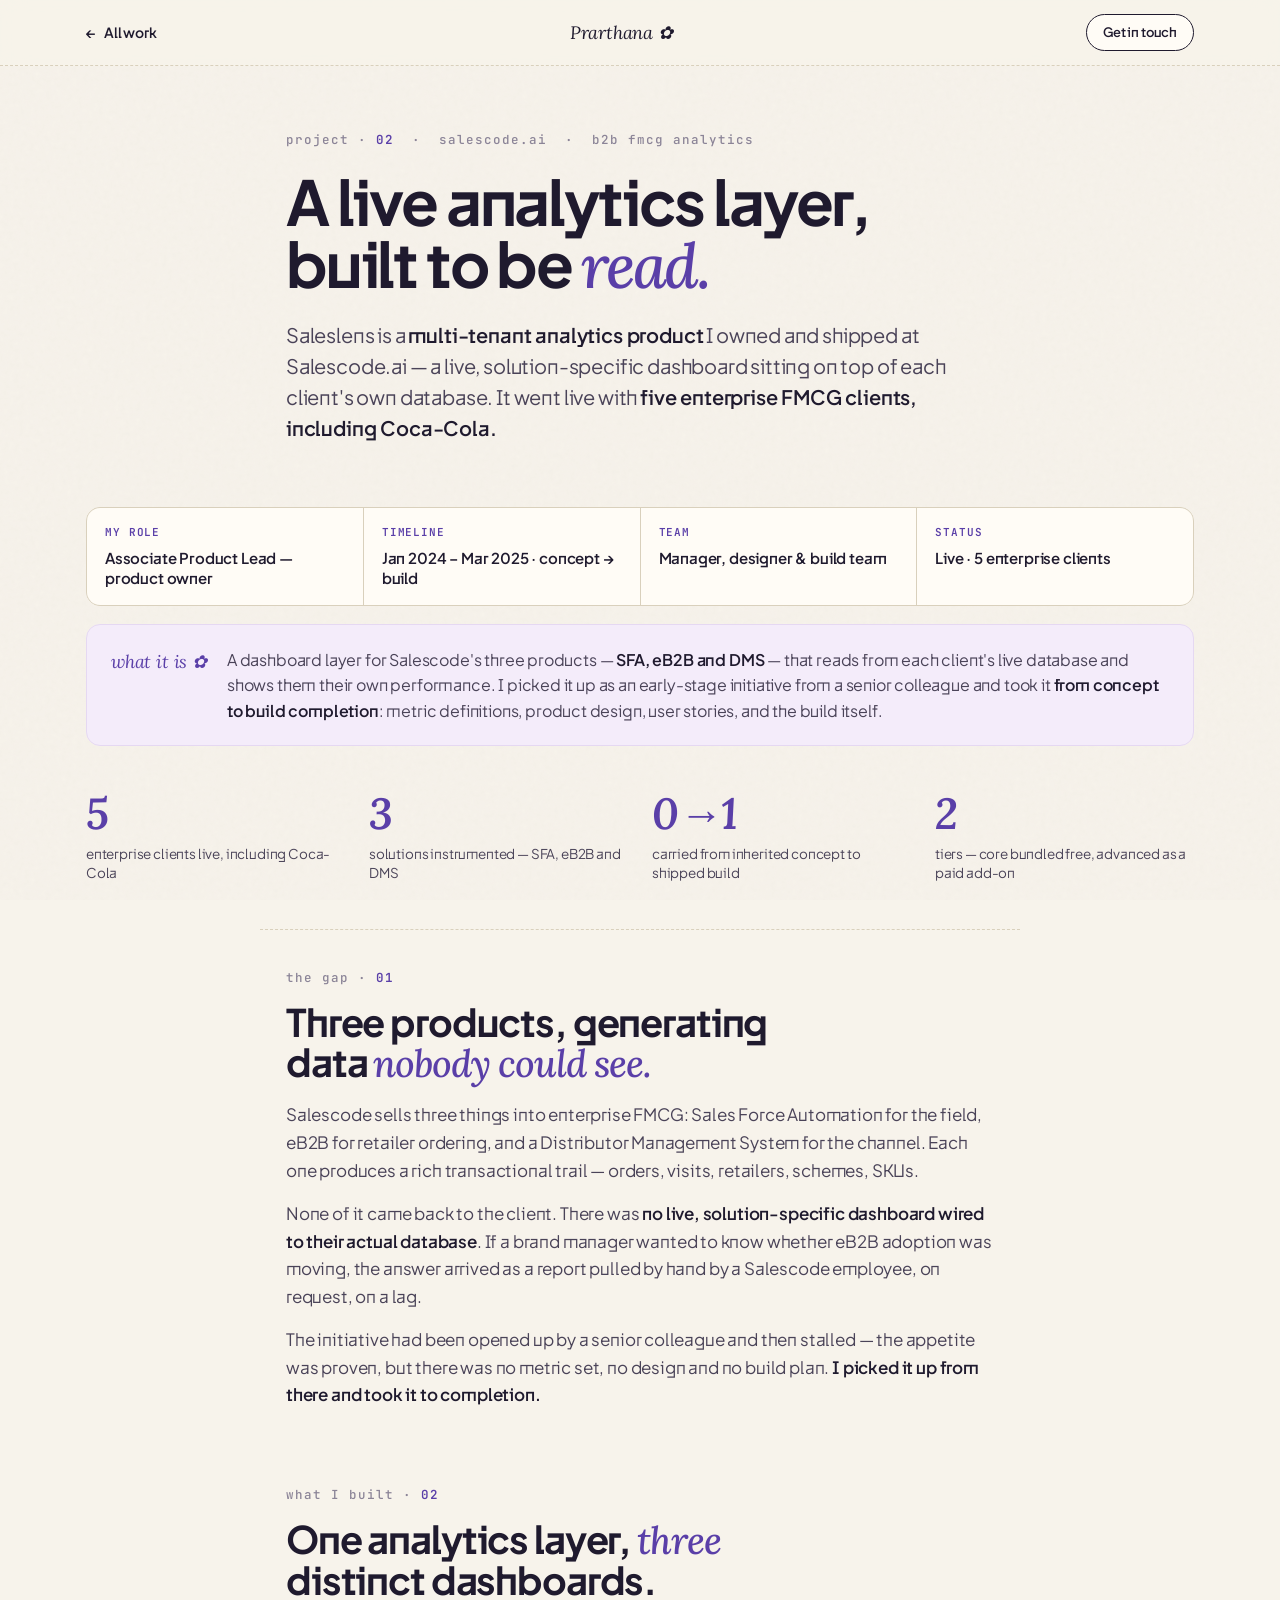
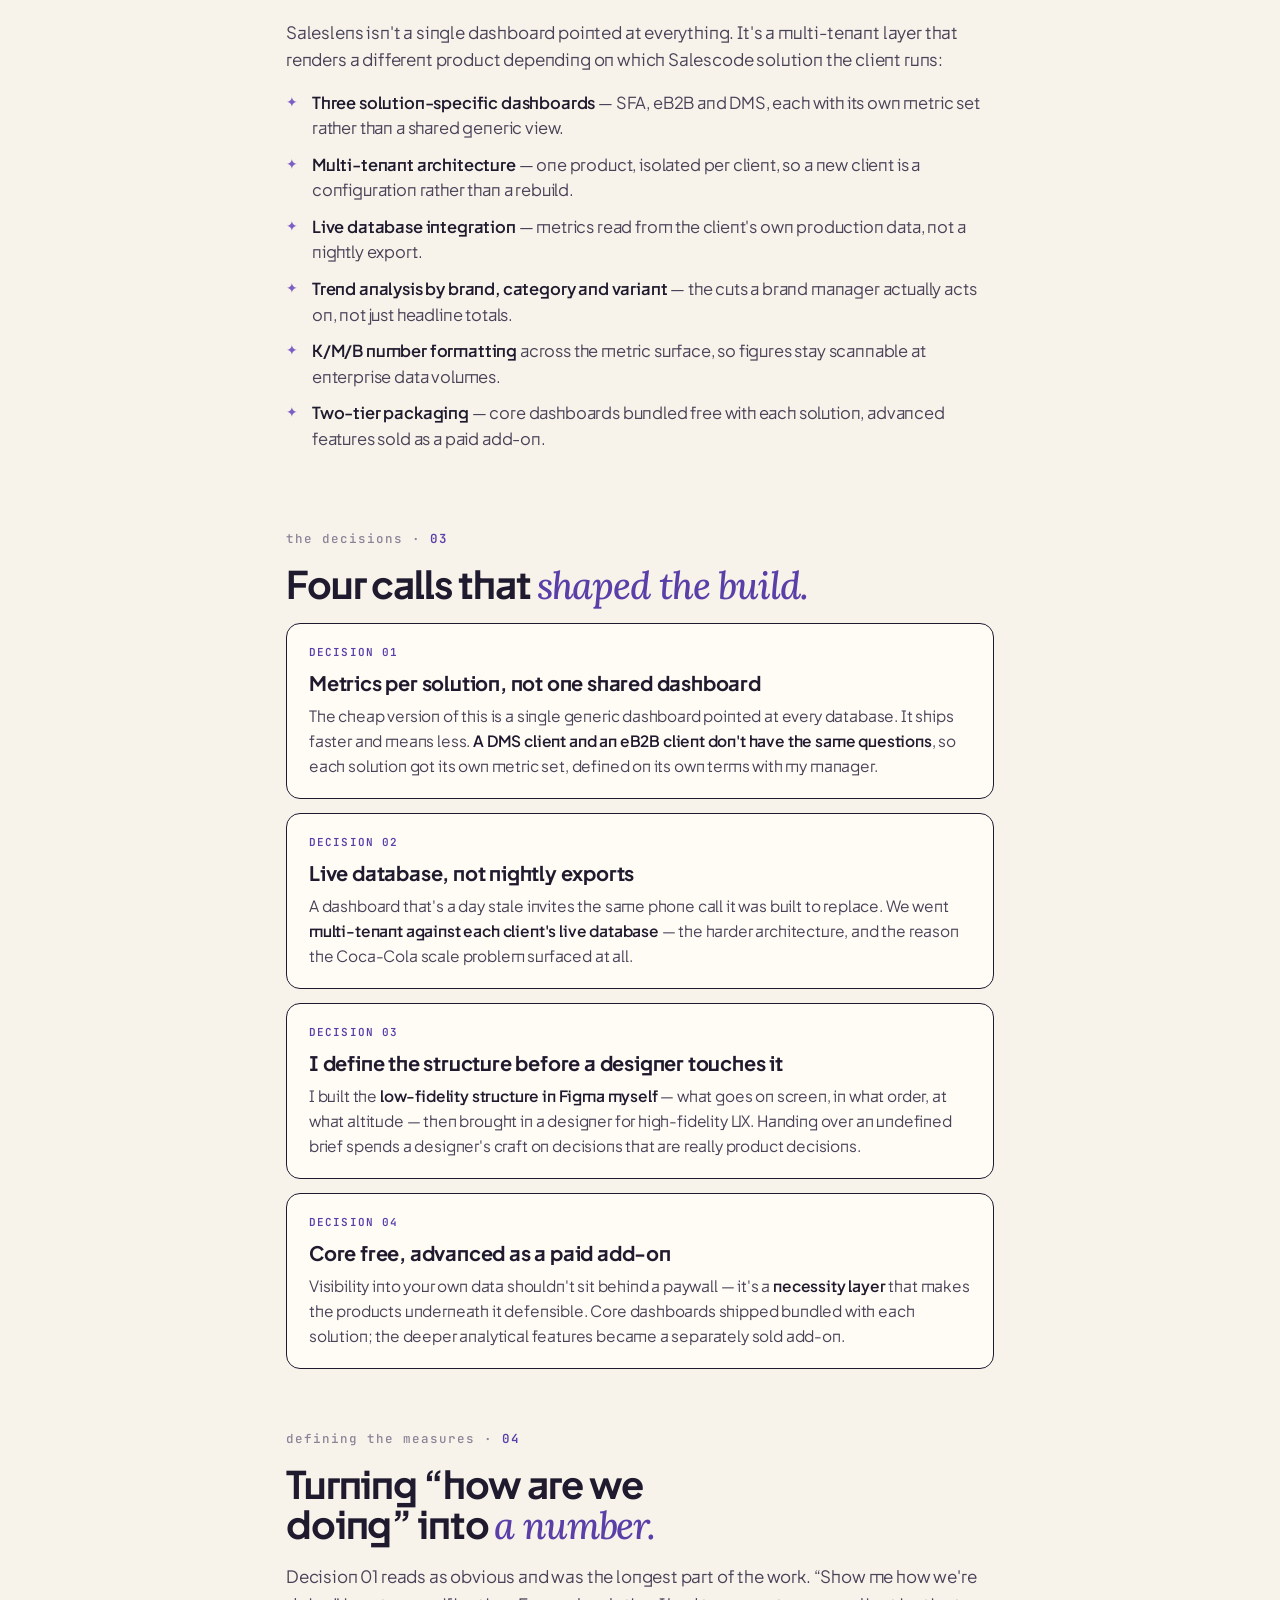
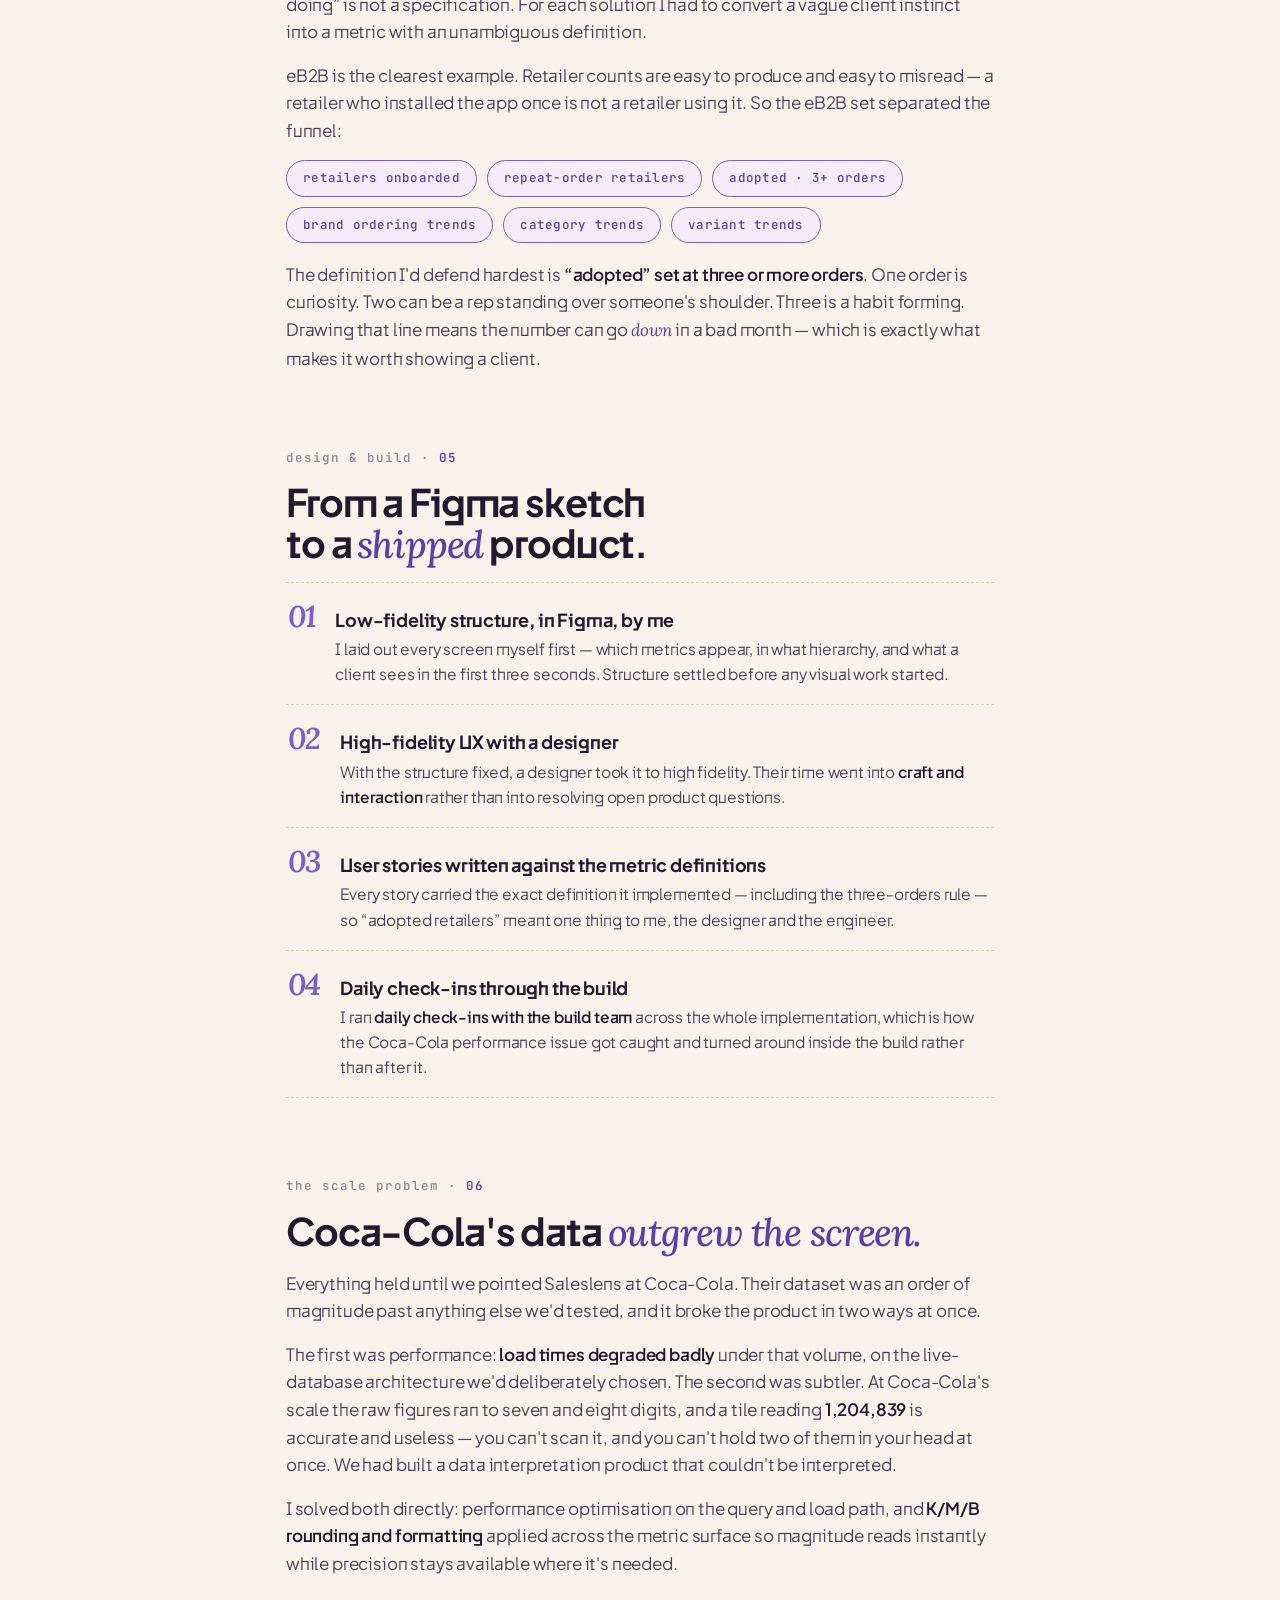
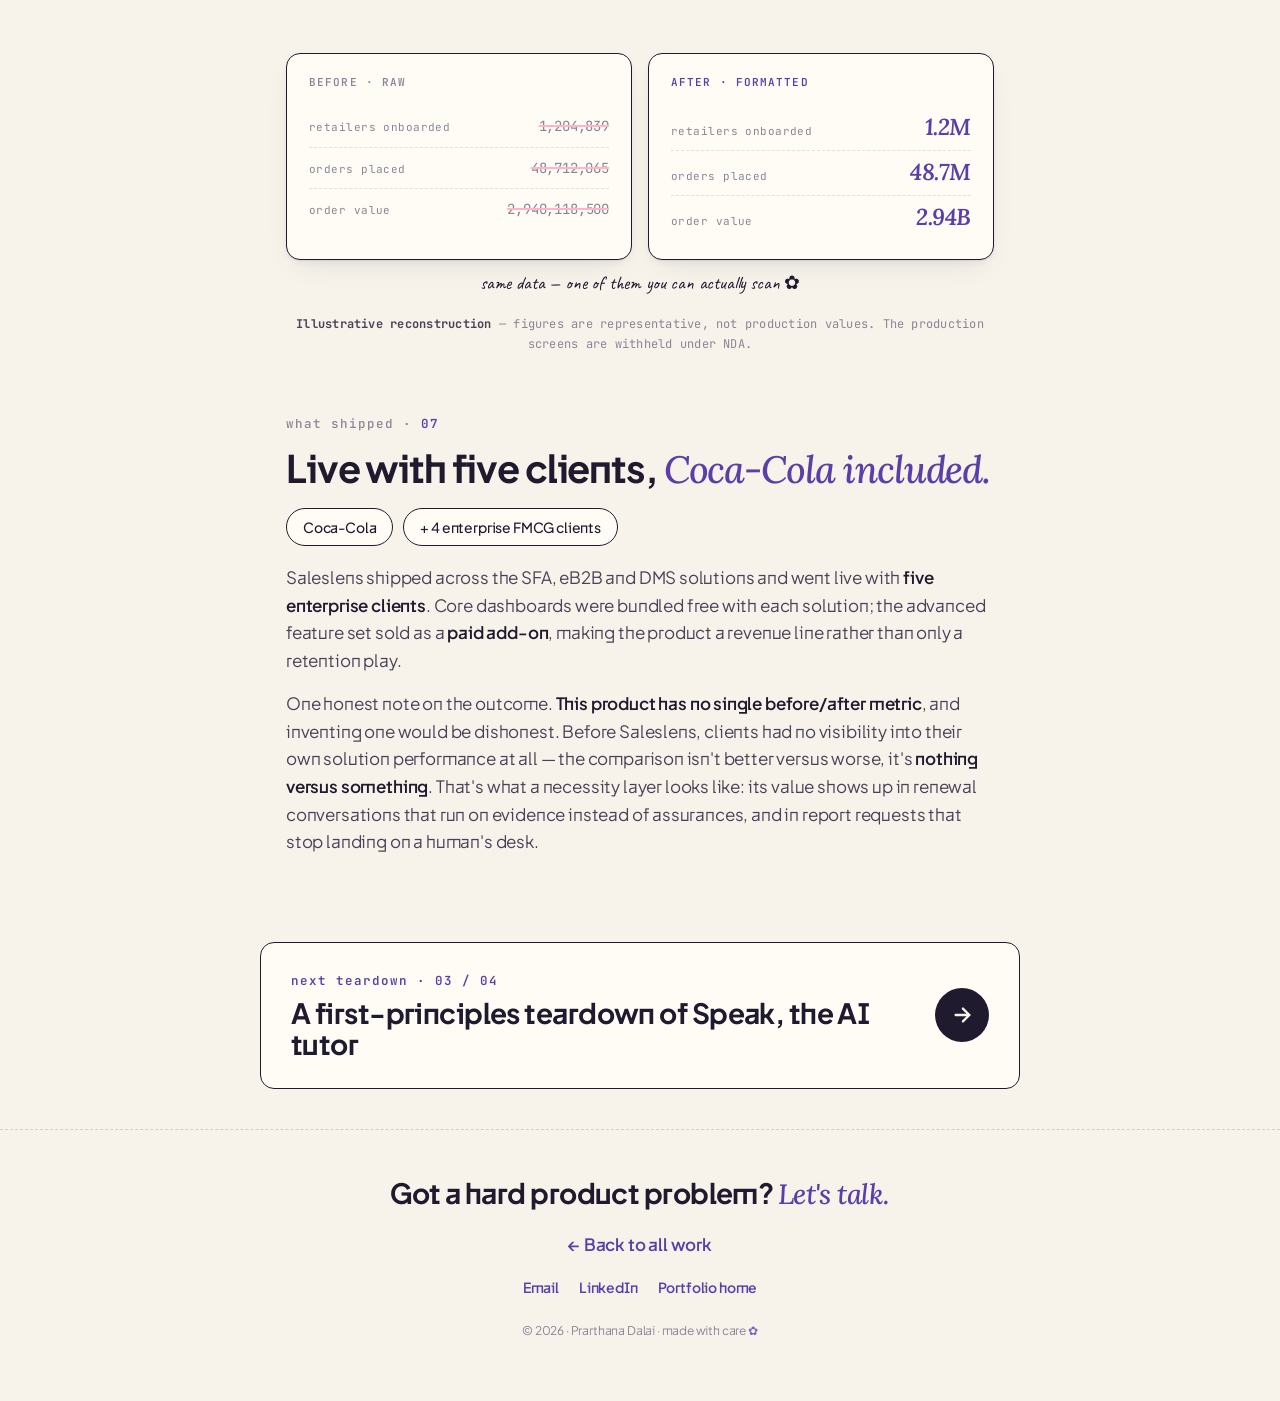
<file: projects/saleslens.html>
<!DOCTYPE html>
<html lang="en">
<head>
<meta charset="UTF-8">
<meta name="viewport" content="width=device-width, initial-scale=1, viewport-fit=cover">
<!-- Google tag (gtag.js) -->
<script async src="https://www.googletagmanager.com/gtag/js?id=G-6BZ218WPXX"></script>
<script>
  window.dataLayer = window.dataLayer || [];
  function gtag(){dataLayer.push(arguments);}
  gtag('js', new Date());

  gtag('config', 'G-6BZ218WPXX');
</script>

<title>Saleslens · Project · Prarthana Dalai</title>
<meta name="description" content="A multi-tenant analytics layer shipped to five enterprise FMCG clients — what was built, the metrics defined per solution, the design and build process, and the readability fix Coca-Cola's data volume forced.">
<link rel="preconnect" href="https://fonts.googleapis.com">
<link rel="preconnect" href="https://fonts.gstatic.com" crossorigin>
<link href="https://fonts.googleapis.com/css2?family=Plus+Jakarta+Sans:wght@400;500;600;700;800&family=Lora:ital,wght@0,400..700;1,400..700&family=JetBrains+Mono:wght@400;500&family=Caveat:wght@500..700&display=swap" rel="stylesheet">
<style>
  :root{
    /* paper */
    --paper:#F7F3EB; --paper-2:#FFFCF6; --paper-3:#EDE6D5; --paper-4:#E1D8C2;
    /* ink */
    --ink:#1F1A2E; --ink-2:#4A4358; --ink-3:#8B8497; --ink-4:#BAB3C0;
    /* lilac */
    --lilac:#7B5FC4; --lilac-deep:#5A3FA8; --lilac-soft:#E5D8F2; --lilac-tint:#F4ECFA;
    /* sticky tints */
    --sun:#F5D67D; --sun-soft:#FCEEC2; --rose:#FFB5C5; --rose-soft:#FCDFE7; --mint:#A8D5B8; --mint-soft:#DBEEDF;
    /* borders */
    --border:#D9D0BC; --border-soft:#E8E0CB;
    /* fonts */
    --font-body:'Plus Jakarta Sans',ui-sans-serif,system-ui,-apple-system,"Segoe UI",sans-serif;
    --font-italic:'Lora',Georgia,"Times New Roman",serif;
    --font-mono:'JetBrains Mono',ui-monospace,"SF Mono",Menlo,monospace;
    --font-hand:'Caveat',"Comic Sans MS",cursive;
    --shadow-sm:0 1px 2px rgba(31,26,46,.06),0 1px 3px rgba(31,26,46,.04);
    --shadow-paper:0 1px 0 rgba(31,26,46,.06),0 4px 12px -4px rgba(31,26,46,.10),0 12px 32px -12px rgba(31,26,46,.10);
    --ease:cubic-bezier(.22,.61,.36,1); --dur-2:360ms;
    --col:760px;
  }
  *{box-sizing:border-box;margin:0;padding:0}
  html{scroll-behavior:smooth;scroll-padding-top:80px}
  body{font-family:var(--font-body);background:var(--paper);color:var(--ink-2);
    line-height:1.62;-webkit-font-smoothing:antialiased;font-size:17px;letter-spacing:-.01em;
    font-feature-settings:"ss01","cv11";position:relative;overflow-x:hidden}
  body::after{content:"";position:fixed;inset:0;pointer-events:none;z-index:1;opacity:.04;mix-blend-mode:multiply;
    background-image:url("data:image/svg+xml;utf8,<svg xmlns='http://www.w3.org/2000/svg' viewBox='0 0 200 200'><filter id='n'><feTurbulence type='fractalNoise' baseFrequency='0.85' numOctaves='2' stitchTiles='stitch'/><feColorMatrix values='0 0 0 0 0.10  0 0 0 0 0.08  0 0 0 0 0.16  0 0 0 0.6 0'/></filter><rect width='100%' height='100%' filter='url(%23n)'/></svg>")}
  .col{max-width:var(--col);margin:0 auto;padding:0 26px;position:relative;z-index:2}
  .serif{font-family:var(--font-italic)}
  em,.it{font-family:var(--font-italic);font-style:italic;color:var(--lilac-deep)}

  /* top bar */
  .topbar{position:sticky;top:0;z-index:20;background:rgba(247,243,235,.82);
    backdrop-filter:saturate(140%) blur(12px);-webkit-backdrop-filter:saturate(140%) blur(12px);
    border-bottom:1.5px dashed var(--border);}
  .topbar .row{max-width:1160px;margin:0 auto;padding:14px 26px;display:flex;align-items:center;gap:18px;position:relative;z-index:2}
  .back{font-size:14px;color:var(--ink);text-decoration:none;font-weight:600;display:flex;align-items:center;gap:7px;transition:color var(--dur-2) var(--ease)}
  .back:hover{color:var(--lilac-deep)}
  .topbar .sp{flex:1}
  .topbar .mark{font-family:var(--font-italic);font-style:italic;font-size:18px;color:var(--ink)}
  .topbar .cta{font-size:13px;text-decoration:none;color:var(--ink);font-weight:600;background:var(--paper-2);
    border:1.5px solid var(--ink);padding:7px 16px;border-radius:999px;transition:all var(--dur-2) var(--ease)}
  .topbar .cta:hover{background:var(--lilac-tint);border-color:var(--lilac);color:var(--lilac-deep)}

  /* hero */
  .hero{padding:64px 0 26px}
  .kicker{font-family:var(--font-mono);font-size:12.5px;letter-spacing:.08em;color:var(--ink-3);font-weight:500;margin-bottom:20px}
  .kicker b{color:var(--lilac-deep);font-weight:600}
  h1{font-family:var(--font-body);font-weight:700;font-size:clamp(38px,6vw,62px);line-height:1.0;letter-spacing:-.035em;color:var(--ink);text-wrap:balance}
  h1 em{font-family:var(--font-italic);font-style:italic;font-weight:500;color:var(--lilac-deep)}
  .lede{margin-top:22px;font-size:20px;color:var(--ink-2);line-height:1.55;text-wrap:pretty}
  .lede b{color:var(--ink);font-weight:600}

  /* meta strip */
  .meta{max-width:1160px;margin:38px auto 0;padding:0 26px;position:relative;z-index:2}
  .meta-in{display:grid;grid-template-columns:repeat(4,1fr);gap:1px;background:var(--border);
    border:1px solid var(--border);border-radius:14px;overflow:hidden}
  @media(max-width:680px){.meta-in{grid-template-columns:repeat(2,1fr)}}
  .meta-c{background:var(--paper-2);padding:16px 18px}
  .meta-c .l{font-family:var(--font-mono);font-size:11px;letter-spacing:.08em;text-transform:uppercase;color:var(--lilac-deep);font-weight:600}
  .meta-c .v{font-family:var(--font-body);font-weight:600;font-size:15px;margin-top:6px;line-height:1.35;color:var(--ink)}

  /* tldr */
  .tldr{max-width:1160px;margin:18px auto 0;padding:0 26px;position:relative;z-index:2}
  .tldr-in{background:var(--lilac-tint);border:1.5px solid var(--lilac-soft);border-radius:14px;padding:22px 24px;
    display:grid;grid-template-columns:auto 1fr;gap:20px;align-items:start}
  @media(max-width:680px){.tldr-in{grid-template-columns:1fr}}
  .tldr .tag{font-family:var(--font-italic);font-style:italic;color:var(--lilac-deep);font-size:18px;white-space:nowrap}
  .tldr p{font-size:16px;color:var(--ink-2);line-height:1.6}
  .tldr p b{color:var(--ink);font-weight:600}

  /* stat band */
  .band{max-width:1160px;margin:46px auto;padding:0 26px;position:relative;z-index:2}
  .band-in{display:grid;grid-template-columns:repeat(4,1fr);gap:24px}
  @media(max-width:760px){.band-in{grid-template-columns:repeat(2,1fr);gap:28px}}
  .stat .n{font-family:var(--font-italic);font-style:italic;font-weight:600;font-size:clamp(30px,3.4vw,46px);line-height:1;color:var(--lilac-deep);letter-spacing:-.02em}
  .stat .c{margin-top:9px;font-size:13.5px;color:var(--ink-2);line-height:1.4}

  /* section */
  section{padding:30px 0}
  .slabel{font-family:var(--font-mono);font-size:12.5px;letter-spacing:.08em;color:var(--ink-3);font-weight:500;margin-bottom:14px}
  .slabel b{color:var(--lilac-deep);font-weight:600}
  h2{font-family:var(--font-body);font-weight:700;font-size:clamp(26px,3.6vw,38px);line-height:1.06;letter-spacing:-.03em;margin-bottom:18px;color:var(--ink);text-wrap:balance}
  h2 em{font-family:var(--font-italic);font-style:italic;font-weight:500;color:var(--lilac-deep)}
  p.body{font-size:17px;color:var(--ink-2);margin-bottom:16px}
  p.body b{color:var(--ink);font-weight:600}
  .body a{color:var(--lilac-deep);border-bottom:1.5px solid var(--lilac);padding-bottom:1px}
  hr.rule{border:none;border-top:1.5px dashed var(--border);max-width:var(--col);margin:8px auto}

  /* glyph list */
  ul.glyph{list-style:none;margin:4px 0 18px;display:flex;flex-direction:column;gap:11px}
  ul.glyph li{position:relative;padding-left:26px;font-size:16.5px;color:var(--ink-2);line-height:1.55}
  ul.glyph li::before{content:"✦";position:absolute;left:0;top:1px;color:var(--lilac);font-size:14px}
  ul.glyph li b{color:var(--ink);font-weight:600}

  /* build steps — numbered paper rows */
  .steps{display:flex;flex-direction:column;gap:0;margin:6px 0 18px;border-top:1.5px dashed var(--border)}
  .step{display:grid;grid-template-columns:auto 1fr;gap:20px;align-items:baseline;padding:18px 2px;border-bottom:1.5px dashed var(--border)}
  @media(max-width:560px){.step{grid-template-columns:1fr;gap:6px}}
  .step .n{font-family:var(--font-italic);font-style:italic;font-weight:600;font-size:30px;line-height:1;color:var(--lilac);letter-spacing:-.03em}
  .step h3{font-family:var(--font-body);font-weight:700;font-size:18px;line-height:1.3;color:var(--ink);letter-spacing:-.01em;margin-bottom:5px}
  .step p{font-size:15.5px;color:var(--ink-2)}
  .step p b{color:var(--ink);font-weight:600}

  /* decisions */
  .dlist{display:flex;flex-direction:column;gap:14px;margin-top:8px}
  .d{border:1.5px solid var(--ink);background:var(--paper-2);border-radius:14px;padding:20px 22px;
    transition:transform var(--dur-2) var(--ease),box-shadow var(--dur-2) var(--ease)}
  .d:hover{transform:translate(-2px,-2px);box-shadow:4px 4px 0 var(--lilac)}
  .d .num{font-family:var(--font-mono);text-transform:uppercase;letter-spacing:.10em;color:var(--lilac-deep);font-size:11px;font-weight:600}
  .d h3{font-family:var(--font-body);font-weight:700;font-size:20px;margin:8px 0;line-height:1.25;color:var(--ink);letter-spacing:-.01em}
  .d p{font-size:15.5px;color:var(--ink-2)}
  .d p b{color:var(--ink);font-weight:600}

  /* figure — before / after readability */
  .figure{max-width:var(--col);margin:30px auto;padding:0 26px;position:relative;z-index:2}
  .ba{display:grid;grid-template-columns:1fr 1fr;gap:16px}
  @media(max-width:600px){.ba{grid-template-columns:1fr}}
  .ba-c{background:var(--paper-2);border:1.5px solid var(--ink);border-radius:14px;padding:20px 22px;box-shadow:var(--shadow-paper)}
  .ba-c .t{font-family:var(--font-mono);font-size:11px;letter-spacing:.10em;text-transform:uppercase;font-weight:600;margin-bottom:14px}
  .ba-c--before .t{color:var(--ink-3)}
  .ba-c--after  .t{color:var(--lilac-deep)}
  .ba-row{display:flex;align-items:baseline;justify-content:space-between;gap:12px;padding:9px 0;border-bottom:1.5px dashed var(--border-soft)}
  .ba-row:last-child{border-bottom:0}
  .ba-row .k{font-family:var(--font-mono);font-size:11px;letter-spacing:.04em;color:var(--ink-3)}
  .ba-c--before .ba-row .v{font-family:var(--font-mono);font-size:14px;color:var(--ink-3);white-space:nowrap;
    text-decoration:line-through;text-decoration-color:var(--rose);text-decoration-thickness:1.5px}
  .ba-c--after  .ba-row .v{font-family:var(--font-italic);font-style:italic;font-weight:600;font-size:23px;letter-spacing:-.02em;color:var(--lilac-deep);line-height:1}
  .figure .cap{font-family:var(--font-mono);font-size:12px;color:var(--ink-3);margin-top:16px;text-align:center;letter-spacing:.02em}
  .figure .cap b{color:var(--ink-2)}
  .figure .hand{font-family:var(--font-hand);font-size:19px;color:var(--ink);text-align:center;margin-top:8px}

  /* pills — clients & metric names */
  .clients{display:flex;flex-wrap:wrap;gap:10px;margin:6px 0 18px}
  .client{font-family:var(--font-body);font-weight:500;font-size:14px;border:1.5px solid var(--ink);background:var(--paper-2);
    border-radius:999px;padding:7px 16px;color:var(--ink)}
  .client--soft{border-color:var(--lilac);background:var(--lilac-tint);color:var(--lilac-deep);font-family:var(--font-mono);font-size:12.5px;letter-spacing:.02em}

  /* next item */
  .casenext{position:relative;z-index:2;max-width:var(--col);margin:40px auto 0;display:grid;grid-template-columns:1fr auto;align-items:center;gap:24px;
    padding:28px 30px;background:var(--paper-2);border:1.5px solid var(--ink);border-radius:14px;text-decoration:none;
    transition:transform var(--dur-2) var(--ease),box-shadow var(--dur-2) var(--ease)}
  .casenext:hover{transform:translate(-3px,-3px);box-shadow:6px 6px 0 var(--lilac)}
  .casenext .k{font-family:var(--font-mono);font-size:12.5px;letter-spacing:.08em;color:var(--lilac-deep);font-weight:600}
  .casenext .t{font-family:var(--font-body);font-weight:700;font-size:clamp(20px,2.4vw,28px);letter-spacing:-.02em;line-height:1.12;color:var(--ink);margin-top:6px}
  .casenext .arr{width:54px;height:54px;display:grid;place-items:center;background:var(--ink);color:var(--paper);border-radius:50%;flex:none;transition:all var(--dur-2) var(--ease)}
  .casenext:hover .arr{background:var(--lilac);transform:translate(4px,-2px) rotate(-8deg)}
  @media(max-width:680px){.casenext{grid-template-columns:1fr;padding:20px}.casenext .arr{width:44px;height:44px}}

  /* footer */
  .foot{border-top:1.5px dashed var(--border);margin-top:40px;padding:40px 0 60px;text-align:center}
  .foot a{color:var(--lilac-deep);text-decoration:none;font-weight:600;transition:color var(--dur-2) var(--ease)}
  .foot a:hover{color:var(--ink)}
  .foot .big{font-family:var(--font-body);font-weight:700;font-size:28px;margin-bottom:14px;color:var(--ink);letter-spacing:-.02em}
  .foot .big em{font-family:var(--font-italic);font-style:italic;font-weight:500;color:var(--lilac-deep)}
  .foot .links{display:flex;gap:20px;justify-content:center;flex-wrap:wrap;margin-top:18px;font-size:14px}
  .flower{color:var(--lilac)}

  @media(prefers-reduced-motion:reduce){
    *{animation:none!important;transition:none!important}
    html{scroll-behavior:auto}
  }
</style>
</head>
<body>

  <div class="topbar"><div class="row">
    <a class="back" href="../index.html">← <span>All work</span></a>
    <span class="sp"></span>
    <span class="mark">Prarthana ✿</span>
    <span class="sp"></span>
    <a class="cta" href="../index.html#contact">Get in touch</a>
  </div></div>

  <!-- HERO -->
  <header class="hero"><div class="col">
    <div class="kicker">project · <b>02</b> &nbsp;·&nbsp; salescode.ai &nbsp;·&nbsp; b2b fmcg analytics</div>
    <h1>A live analytics layer,<br>built to be <em>read.</em></h1>
    <p class="lede">Saleslens is a <b>multi-tenant analytics product</b> I owned and shipped at Salescode.ai — a live, solution-specific dashboard sitting on top of each client's own database. It went live with <b>five enterprise FMCG clients, including Coca-Cola.</b></p>
  </div></header>

  <!-- META -->
  <div class="meta"><div class="meta-in">
    <div class="meta-c"><div class="l">My role</div><div class="v">Associate Product Lead — product owner</div></div>
    <div class="meta-c"><div class="l">Timeline</div><div class="v">Jan 2024 – Mar 2025 · concept → build</div></div>
    <div class="meta-c"><div class="l">Team</div><div class="v">Manager, designer &amp; build team</div></div>
    <div class="meta-c"><div class="l">Status</div><div class="v">Live · 5 enterprise clients</div></div>
  </div></div>

  <!-- TLDR -->
  <div class="tldr"><div class="tldr-in">
    <div class="tag">what it is ✿</div>
    <p>A dashboard layer for Salescode's three products — <b>SFA, eB2B and DMS</b> — that reads from each client's live database and shows them their own performance. I picked it up as an early-stage initiative from a senior colleague and took it <b>from concept to build completion</b>: metric definitions, product design, user stories, and the build itself.</p>
  </div></div>

  <!-- STAT BAND -->
  <div class="band"><div class="band-in">
    <div class="stat"><div class="n">5</div><div class="c">enterprise clients live, including Coca-Cola</div></div>
    <div class="stat"><div class="n">3</div><div class="c">solutions instrumented — SFA, eB2B and DMS</div></div>
    <div class="stat"><div class="n">0→1</div><div class="c">carried from inherited concept to shipped build</div></div>
    <div class="stat"><div class="n">2</div><div class="c">tiers — core bundled free, advanced as a paid add-on</div></div>
  </div></div>

  <hr class="rule">

  <!-- 01 THE GAP -->
  <section><div class="col">
    <div class="slabel">the gap · <b>01</b></div>
    <h2>Three products, generating data <em>nobody could see.</em></h2>
    <p class="body">Salescode sells three things into enterprise FMCG: Sales Force Automation for the field, eB2B for retailer ordering, and a Distributor Management System for the channel. Each one produces a rich transactional trail — orders, visits, retailers, schemes, SKUs.</p>
    <p class="body">None of it came back to the client. There was <b>no live, solution-specific dashboard wired to their actual database</b>. If a brand manager wanted to know whether eB2B adoption was moving, the answer arrived as a report pulled by hand by a Salescode employee, on request, on a lag.</p>
    <p class="body">The initiative had been opened up by a senior colleague and then stalled — the appetite was proven, but there was no metric set, no design and no build plan. <b>I picked it up from there and took it to completion.</b></p>
  </div></section>

  <!-- 02 WHAT I BUILT -->
  <section><div class="col">
    <div class="slabel">what I built · <b>02</b></div>
    <h2>One analytics layer, <em>three</em> distinct dashboards.</h2>
    <p class="body">Saleslens isn't a single dashboard pointed at everything. It's a multi-tenant layer that renders a different product depending on which Salescode solution the client runs:</p>
    <ul class="glyph">
      <li><b>Three solution-specific dashboards</b> — SFA, eB2B and DMS, each with its own metric set rather than a shared generic view.</li>
      <li><b>Multi-tenant architecture</b> — one product, isolated per client, so a new client is a configuration rather than a rebuild.</li>
      <li><b>Live database integration</b> — metrics read from the client's own production data, not a nightly export.</li>
      <li><b>Trend analysis by brand, category and variant</b> — the cuts a brand manager actually acts on, not just headline totals.</li>
      <li><b>K/M/B number formatting</b> across the metric surface, so figures stay scannable at enterprise data volumes.</li>
      <li><b>Two-tier packaging</b> — core dashboards bundled free with each solution, advanced features sold as a paid add-on.</li>
    </ul>
  </div></section>

  <!-- 03 DECISIONS -->
  <section><div class="col">
    <div class="slabel">the decisions · <b>03</b></div>
    <h2>Four calls that <em>shaped the build.</em></h2>
    <div class="dlist">
      <div class="d"><div class="num">decision 01</div><h3>Metrics per solution, not one shared dashboard</h3>
        <p>The cheap version of this is a single generic dashboard pointed at every database. It ships faster and means less. <b>A DMS client and an eB2B client don't have the same questions</b>, so each solution got its own metric set, defined on its own terms with my manager.</p></div>
      <div class="d"><div class="num">decision 02</div><h3>Live database, not nightly exports</h3>
        <p>A dashboard that's a day stale invites the same phone call it was built to replace. We went <b>multi-tenant against each client's live database</b> — the harder architecture, and the reason the Coca-Cola scale problem surfaced at all.</p></div>
      <div class="d"><div class="num">decision 03</div><h3>I define the structure before a designer touches it</h3>
        <p>I built the <b>low-fidelity structure in Figma myself</b> — what goes on screen, in what order, at what altitude — then brought in a designer for high-fidelity UX. Handing over an undefined brief spends a designer's craft on decisions that are really product decisions.</p></div>
      <div class="d"><div class="num">decision 04</div><h3>Core free, advanced as a paid add-on</h3>
        <p>Visibility into your own data shouldn't sit behind a paywall — it's a <b>necessity layer</b> that makes the products underneath it defensible. Core dashboards shipped bundled with each solution; the deeper analytical features became a separately sold add-on.</p></div>
    </div>
  </div></section>

  <!-- 04 THE METRICS -->
  <section><div class="col">
    <div class="slabel">defining the measures · <b>04</b></div>
    <h2>Turning &ldquo;how are we doing&rdquo; into <em>a number.</em></h2>
    <p class="body">Decision 01 reads as obvious and was the longest part of the work. &ldquo;Show me how we're doing&rdquo; is not a specification. For each solution I had to convert a vague client instinct into a metric with an unambiguous definition.</p>
    <p class="body">eB2B is the clearest example. Retailer counts are easy to produce and easy to misread — a retailer who installed the app once is not a retailer using it. So the eB2B set separated the funnel:</p>
    <div class="clients">
      <span class="client client--soft">retailers onboarded</span>
      <span class="client client--soft">repeat-order retailers</span>
      <span class="client client--soft">adopted · 3+ orders</span>
      <span class="client client--soft">brand ordering trends</span>
      <span class="client client--soft">category trends</span>
      <span class="client client--soft">variant trends</span>
    </div>
    <p class="body">The definition I'd defend hardest is <b>&ldquo;adopted&rdquo; set at three or more orders</b>. One order is curiosity. Two can be a rep standing over someone's shoulder. Three is a habit forming. Drawing that line means the number can go <em>down</em> in a bad month — which is exactly what makes it worth showing a client.</p>
  </div></section>

  <!-- 05 DESIGN & BUILD -->
  <section><div class="col">
    <div class="slabel">design &amp; build · <b>05</b></div>
    <h2>From a Figma sketch to a <em>shipped</em> product.</h2>
    <div class="steps">
      <div class="step"><span class="n">01</span><div>
        <h3>Low-fidelity structure, in Figma, by me</h3>
        <p>I laid out every screen myself first — which metrics appear, in what hierarchy, and what a client sees in the first three seconds. Structure settled before any visual work started.</p>
      </div></div>
      <div class="step"><span class="n">02</span><div>
        <h3>High-fidelity UX with a designer</h3>
        <p>With the structure fixed, a designer took it to high fidelity. Their time went into <b>craft and interaction</b> rather than into resolving open product questions.</p>
      </div></div>
      <div class="step"><span class="n">03</span><div>
        <h3>User stories written against the metric definitions</h3>
        <p>Every story carried the exact definition it implemented — including the three-orders rule — so &ldquo;adopted retailers&rdquo; meant one thing to me, the designer and the engineer.</p>
      </div></div>
      <div class="step"><span class="n">04</span><div>
        <h3>Daily check-ins through the build</h3>
        <p>I ran <b>daily check-ins with the build team</b> across the whole implementation, which is how the Coca-Cola performance issue got caught and turned around inside the build rather than after it.</p>
      </div></div>
    </div>
  </div></section>

  <!-- 06 SCALE -->
  <section><div class="col">
    <div class="slabel">the scale problem · <b>06</b></div>
    <h2>Coca-Cola's data <em>outgrew the screen.</em></h2>
    <p class="body">Everything held until we pointed Saleslens at Coca-Cola. Their dataset was an order of magnitude past anything else we'd tested, and it broke the product in two ways at once.</p>
    <p class="body">The first was performance: <b>load times degraded badly</b> under that volume, on the live-database architecture we'd deliberately chosen. The second was subtler. At Coca-Cola's scale the raw figures ran to seven and eight digits, and a tile reading <b>1,204,839</b> is accurate and useless — you can't scan it, and you can't hold two of them in your head at once. We had built a data interpretation product that couldn't be interpreted.</p>
    <p class="body">I solved both directly: performance optimisation on the query and load path, and <b>K/M/B rounding and formatting</b> applied across the metric surface so magnitude reads instantly while precision stays available where it's needed.</p>
  </div></section>

  <!-- FIGURE -->
  <figure class="figure">
    <div class="ba">
      <div class="ba-c ba-c--before">
        <div class="t">before · raw</div>
        <div class="ba-row"><span class="k">retailers onboarded</span><span class="v">1,204,839</span></div>
        <div class="ba-row"><span class="k">orders placed</span><span class="v">48,712,065</span></div>
        <div class="ba-row"><span class="k">order value</span><span class="v">2,940,118,500</span></div>
      </div>
      <div class="ba-c ba-c--after">
        <div class="t">after · formatted</div>
        <div class="ba-row"><span class="k">retailers onboarded</span><span class="v">1.2M</span></div>
        <div class="ba-row"><span class="k">orders placed</span><span class="v">48.7M</span></div>
        <div class="ba-row"><span class="k">order value</span><span class="v">2.94B</span></div>
      </div>
    </div>
    <p class="hand">same data — one of them you can actually scan ✿</p>
    <figcaption class="cap"><b>Illustrative reconstruction</b> — figures are representative, not production values. The production screens are withheld under NDA.</figcaption>
  </figure>

  <!-- 07 WHAT SHIPPED -->
  <section><div class="col">
    <div class="slabel">what shipped · <b>07</b></div>
    <h2>Live with five clients, <em>Coca-Cola included.</em></h2>
    <div class="clients">
      <span class="client">Coca-Cola</span><span class="client">+ 4 enterprise FMCG clients</span>
    </div>
    <p class="body">Saleslens shipped across the SFA, eB2B and DMS solutions and went live with <b>five enterprise clients</b>. Core dashboards were bundled free with each solution; the advanced feature set sold as a <b>paid add-on</b>, making the product a revenue line rather than only a retention play.</p>
    <p class="body">One honest note on the outcome. <b>This product has no single before/after metric</b>, and inventing one would be dishonest. Before Saleslens, clients had no visibility into their own solution performance at all — the comparison isn't better versus worse, it's <b>nothing versus something</b>. That's what a necessity layer looks like: its value shows up in renewal conversations that run on evidence instead of assurances, and in report requests that stop landing on a human's desk.</p>
  </div></section>

  <!-- NEXT -->
  <a class="casenext" href="speak.html">
    <div>
      <div class="k">next teardown · 03 / 04</div>
      <div class="t">A first-principles teardown of Speak, the AI tutor</div>
    </div>
    <span class="arr" aria-hidden="true">
      <svg width="22" height="22" viewBox="0 0 24 24" fill="none" stroke="currentColor" stroke-width="2.5" stroke-linecap="round"><path d="M5 12h14M13 5l7 7-7 7"/></svg>
    </span>
  </a>

  <!-- FOOTER -->
  <footer class="foot"><div class="col">
    <div class="big serif">Got a hard product problem? <em>Let's talk.</em></div>
    <a href="../index.html#work">← Back to all work</a>
    <div class="links">
      <a href="mailto:dalaiprarthana4@gmail.com">Email</a>
      <a href="https://www.linkedin.com/in/prarthana-dalai-pm" target="_blank" rel="noopener">LinkedIn</a>
      <a href="../index.html">Portfolio home</a>
    </div>
    <p style="margin-top:22px;font-size:12px;color:var(--ink-3)">© 2026 · Prarthana Dalai · made with care <span class="flower">✿</span></p>
  </div></footer>

</body>
</html>
</file>
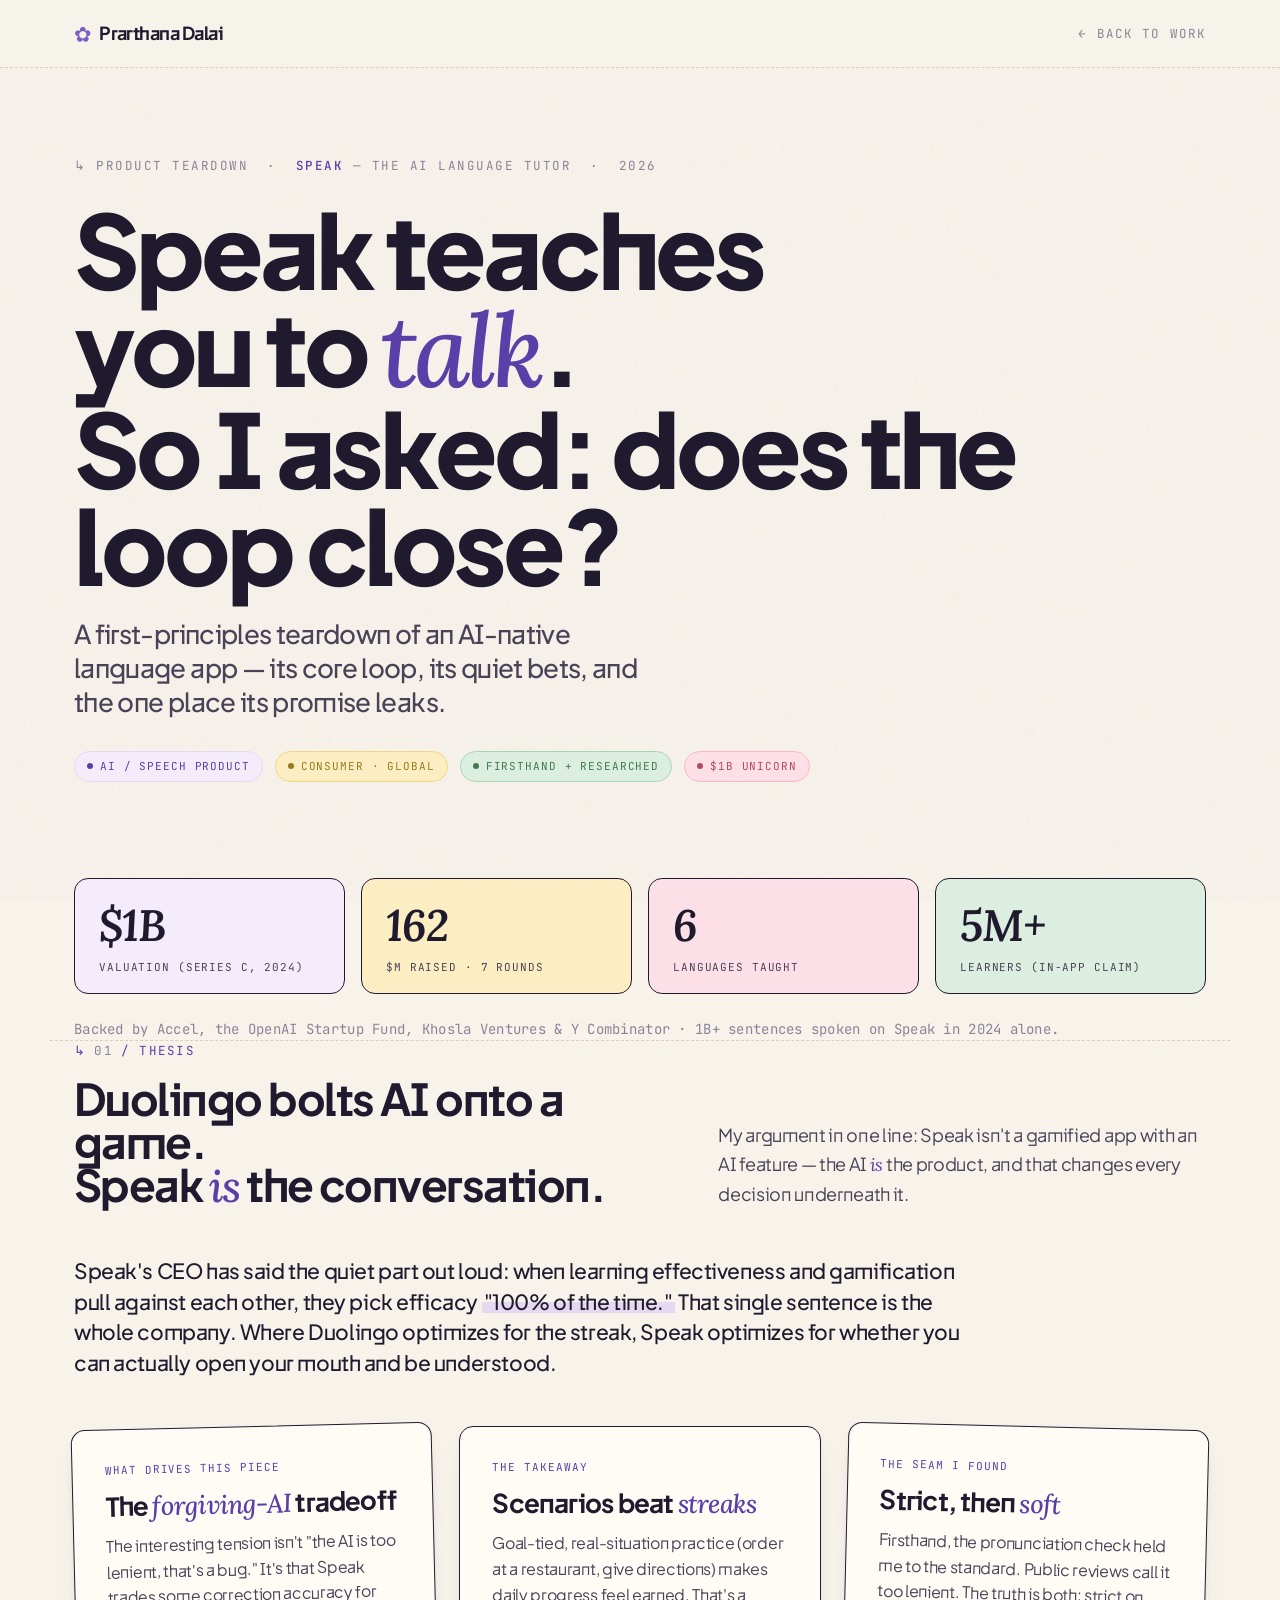
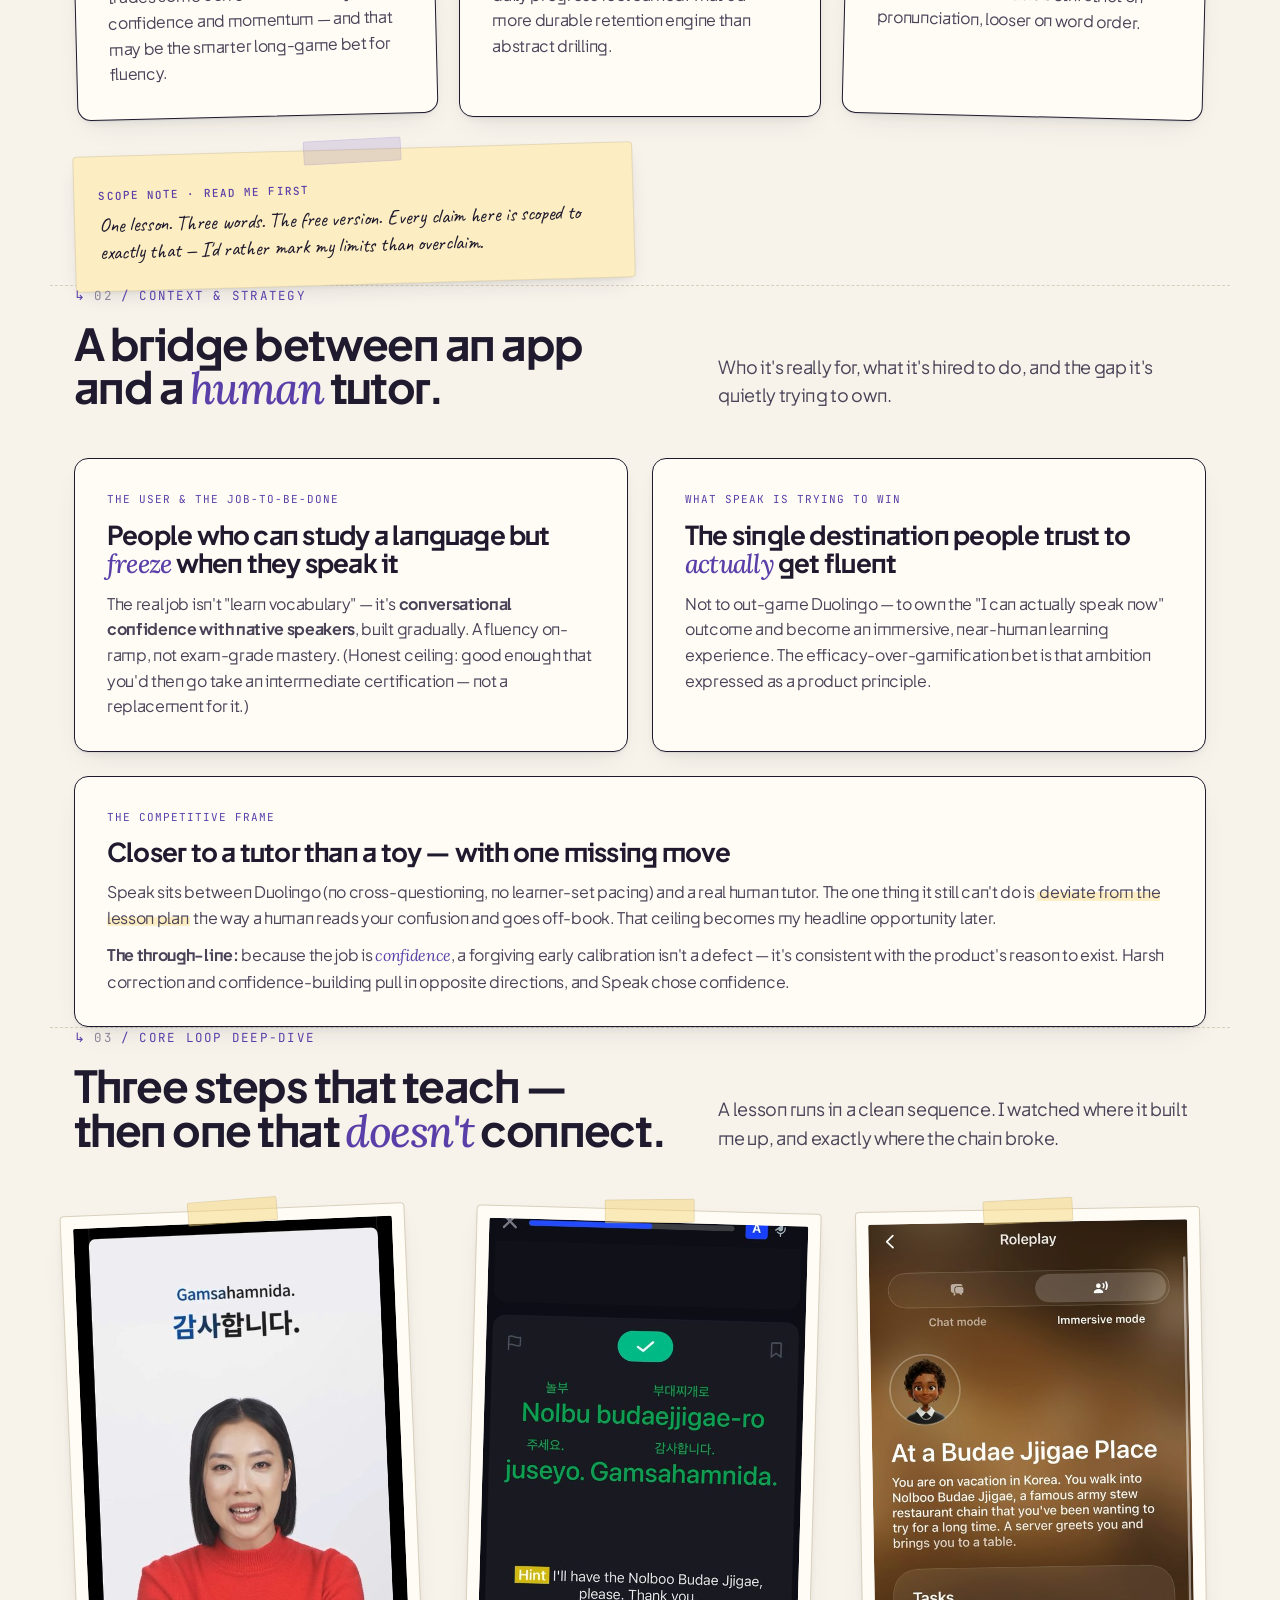
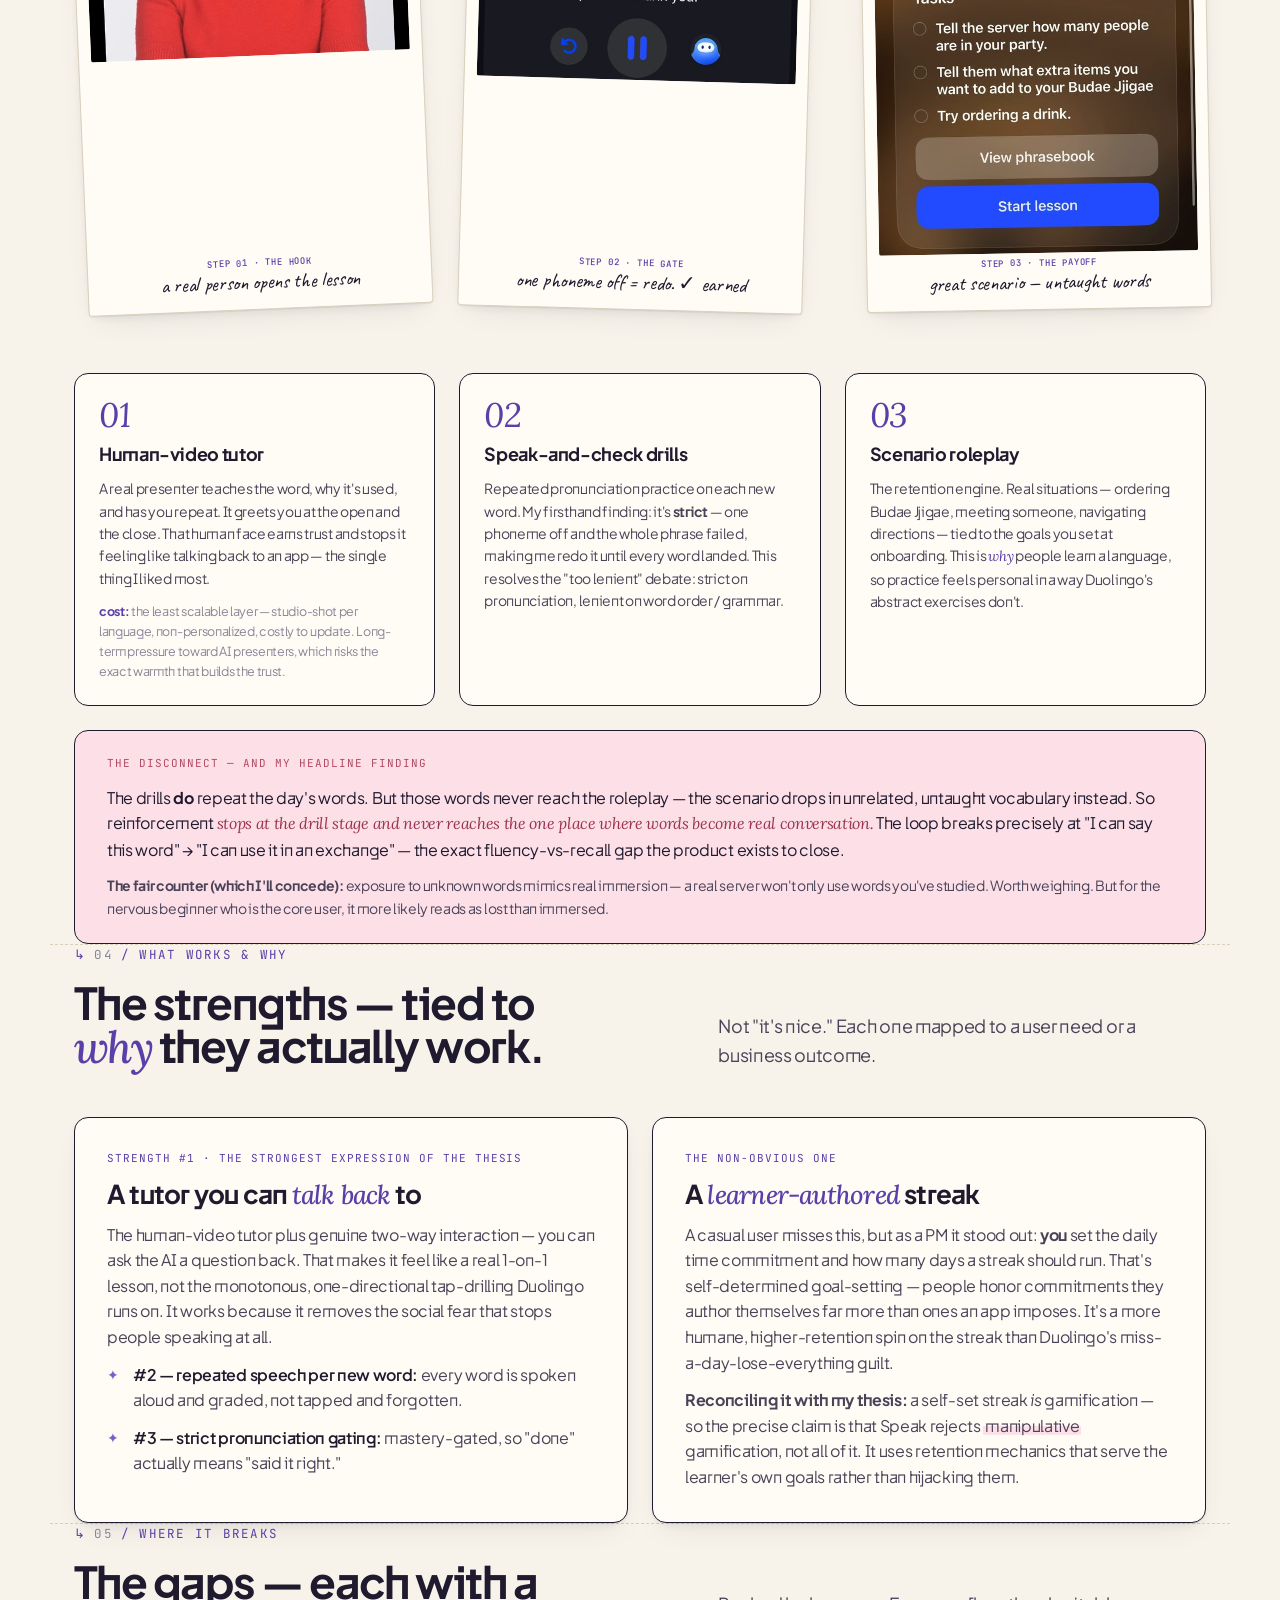
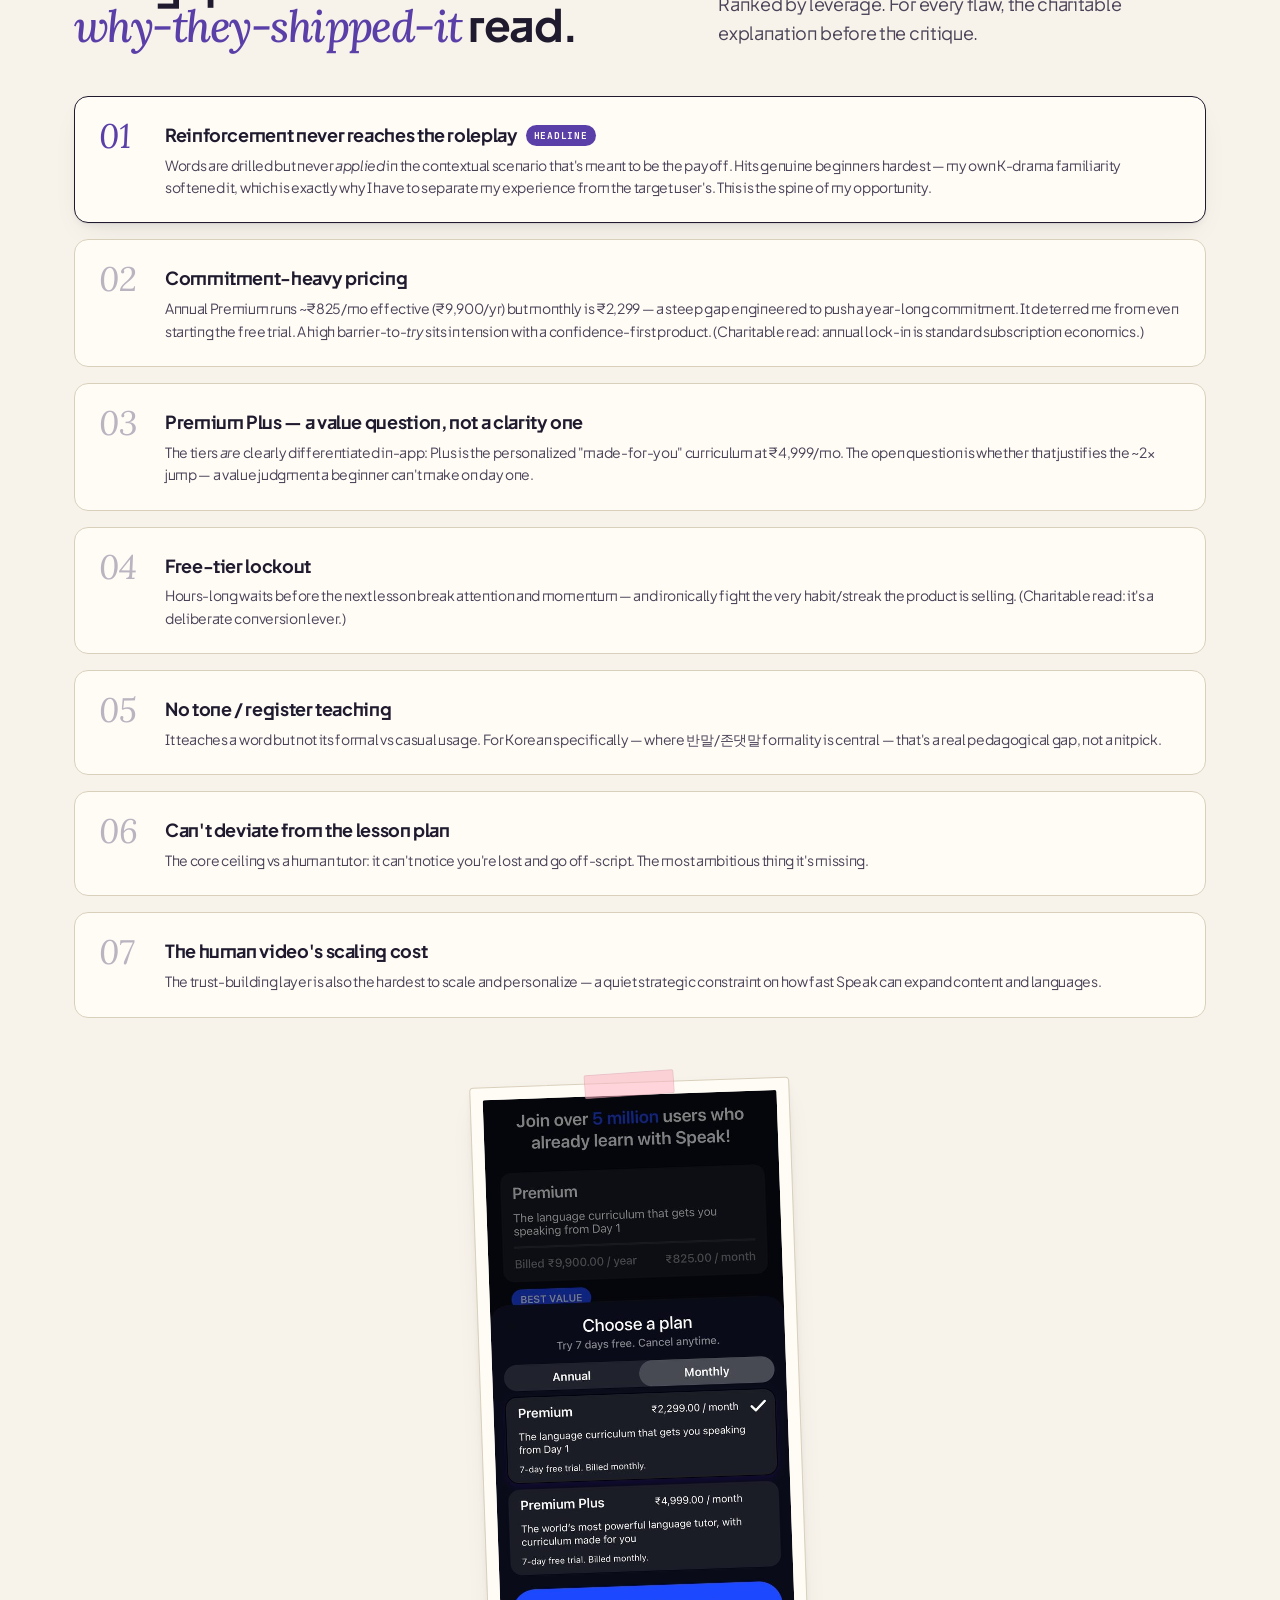
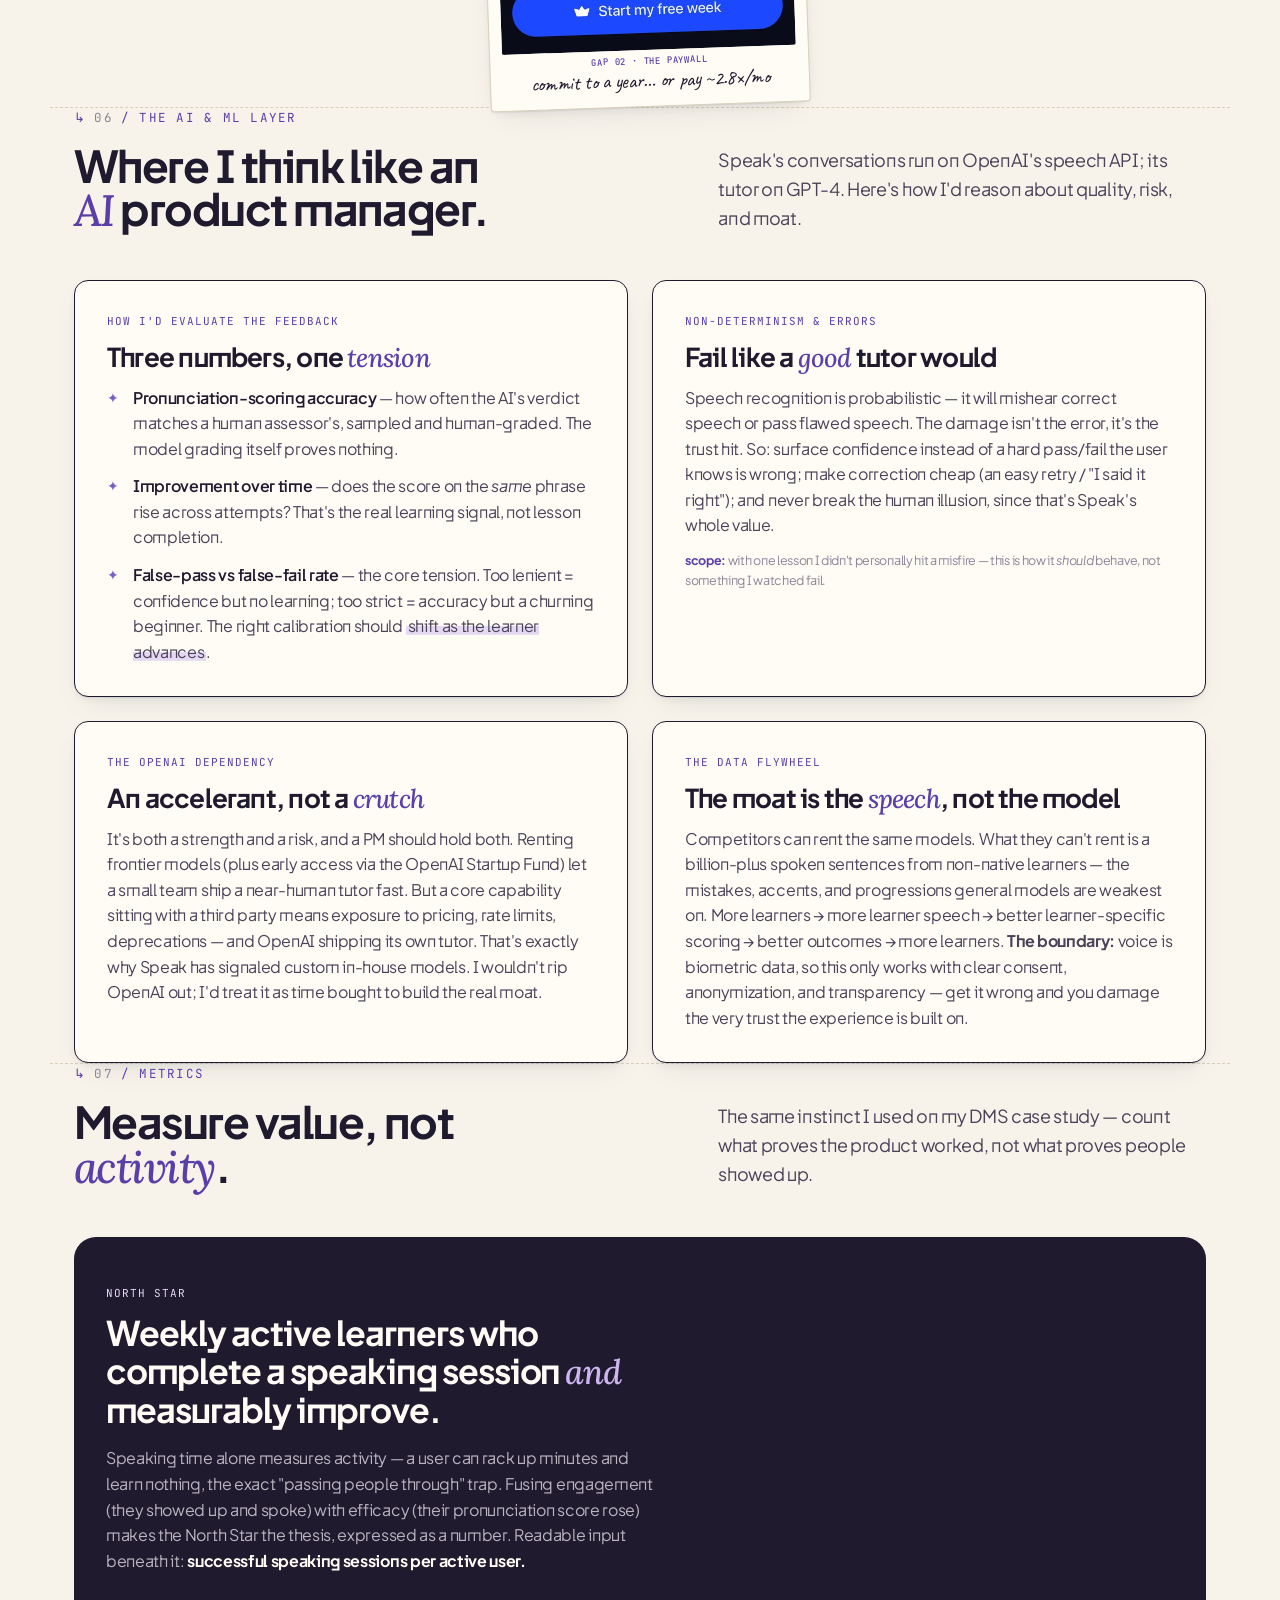
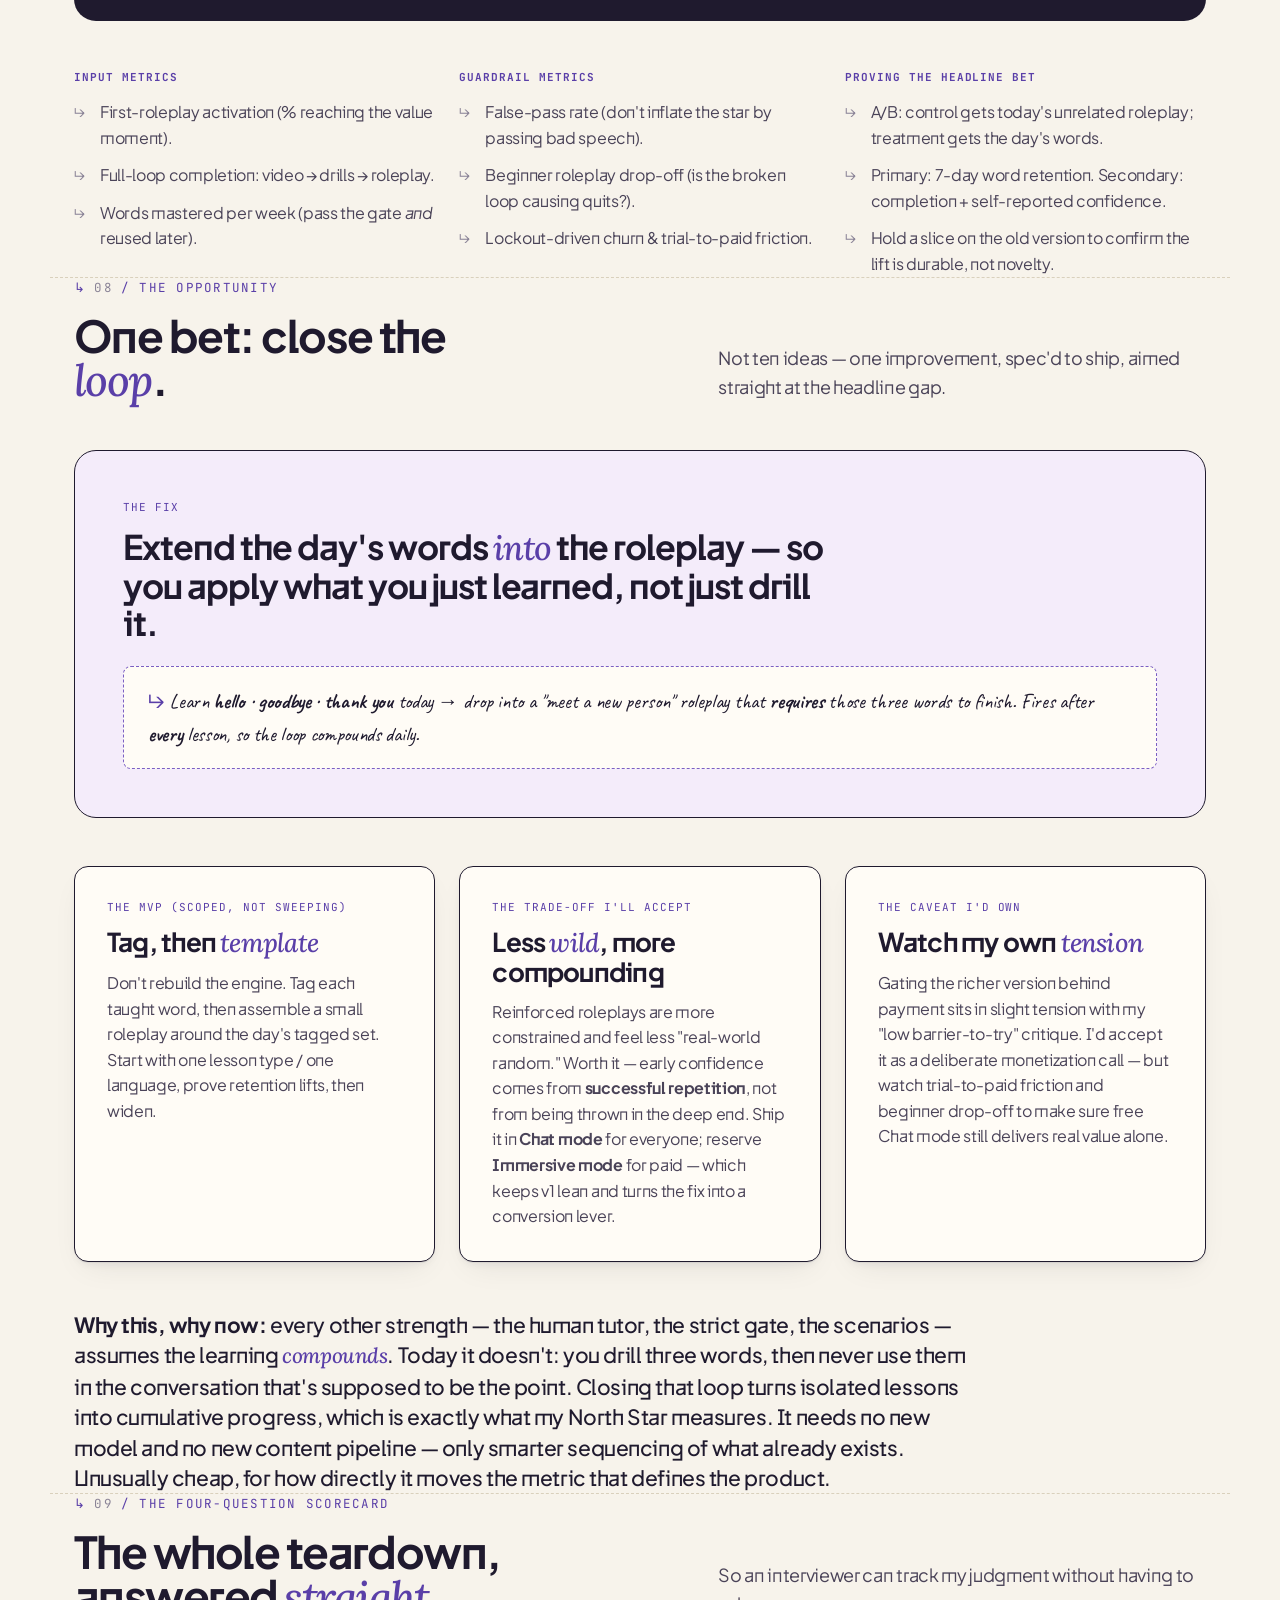
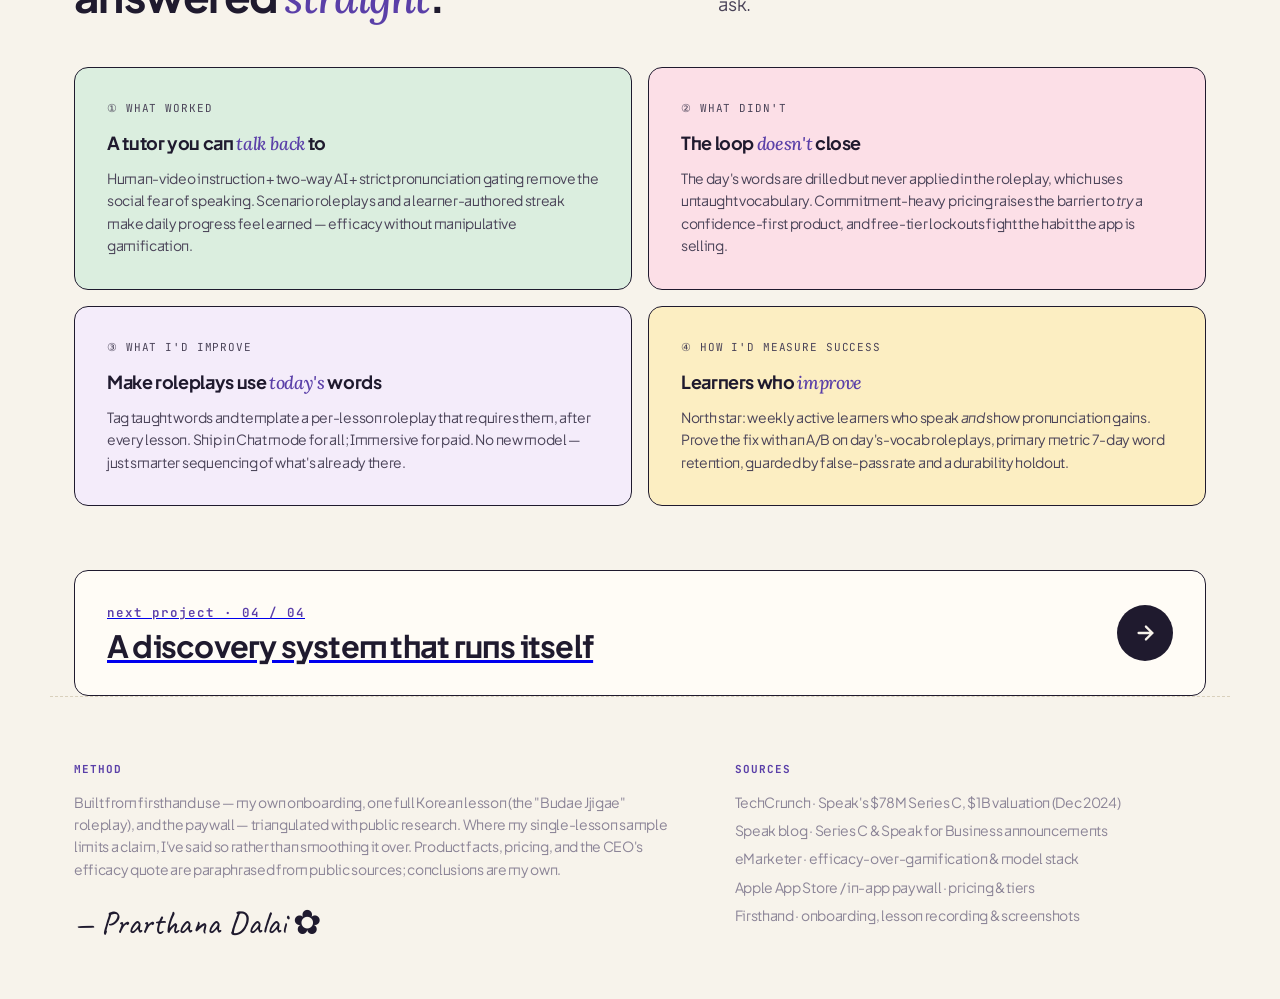
<file: projects/speak.html>
<!DOCTYPE html>
<html lang="en"><head><meta http-equiv="Content-Type" content="text/html; charset=UTF-8">

<meta name="viewport" content="width=device-width, initial-scale=1.0">
<!-- Google tag (gtag.js) -->
<script async src="https://www.googletagmanager.com/gtag/js?id=G-6BZ218WPXX"></script>
<script>
  window.dataLayer = window.dataLayer || [];
  function gtag(){dataLayer.push(arguments);}
  gtag('js', new Date());

  gtag('config', 'G-6BZ218WPXX');
</script>

<title>Speak — Product Teardown · Prarthana Dalai</title>
<link rel="preconnect" href="https://fonts.googleapis.com/">
<link rel="preconnect" href="https://fonts.gstatic.com/" crossorigin="">
<link href="https://fonts.googleapis.com/css2?family=Plus+Jakarta+Sans:wght@400;500;600;700;800&family=Lora:ital,wght@0,400..700;1,400..700&family=JetBrains+Mono:wght@400;500&family=Caveat:wght@500..700&display=swap" rel="stylesheet">
<style>
:root{
  /* paper */
  --paper:#F7F3EB; --paper-2:#FFFCF6; --paper-3:#EDE6D5; --paper-4:#E1D8C2;
  /* ink */
  --ink:#1F1A2E; --ink-2:#4A4358; --ink-3:#8B8497; --ink-4:#BAB3C0; --ink-line:#2D2640;
  /* lilac */
  --lilac:#7B5FC4; --lilac-deep:#5A3FA8; --lilac-soft:#E5D8F2; --lilac-tint:#F4ECFA;
  /* sticky tints */
  --sun:#F5D67D; --sun-soft:#FCEEC2; --rose:#FFB5C5; --rose-soft:#FCDFE7;
  --mint:#A8D5B8; --mint-soft:#DBEEDF; --sky:#B8D5F5;
  /* borders */
  --border:#D9D0BC; --border-soft:#E8E0CB; --border-ink:#1F1A2E;
  /* fonts */
  --font-body:'Plus Jakarta Sans',ui-sans-serif,system-ui,-apple-system,"Segoe UI",sans-serif;
  --font-italic:'Lora',Georgia,"Times New Roman",serif;
  --font-mono:'JetBrains Mono',ui-monospace,"SF Mono",Menlo,monospace;
  --font-hand:'Caveat',"Comic Sans MS",cursive;
  /* type scale */
  --t-2xs:11px; --t-xs:12.5px; --t-sm:14px; --t-base:16px; --t-md:18px;
  --t-lg:21px; --t-xl:26px; --t-2xl:34px; --t-3xl:44px; --t-4xl:56px; --t-5xl:72px;
  /* spacing */
  --s-1:4px; --s-2:8px; --s-3:12px; --s-4:16px; --s-5:24px; --s-6:32px;
  --s-8:48px; --s-10:64px; --s-12:96px; --s-16:128px; --s-20:192px;
  --container:1180px; --gutter:24px; --nav-h:68px;
  --r-sm:8px; --r-md:14px; --r-lg:22px; --r-pill:999px;
  --shadow-sm:0 1px 2px rgba(31,26,46,.06),0 1px 3px rgba(31,26,46,.04);
  --shadow-md:0 8px 24px -10px rgba(31,26,46,.18),0 2px 6px -2px rgba(31,26,46,.08);
  --shadow-paper:0 1px 0 rgba(31,26,46,.06),0 4px 12px -4px rgba(31,26,46,.10),0 12px 32px -12px rgba(31,26,46,.10);
  --ease:cubic-bezier(.22,.61,.36,1); --ease-out:cubic-bezier(.16,1,.3,1);
  --spring:cubic-bezier(.34,1.56,.64,1);
  --dur-1:200ms; --dur-2:360ms; --dur-3:720ms;
}
*{box-sizing:border-box;margin:0;padding:0}
html{scroll-behavior:smooth}
body{
  font-family:var(--font-body); background:var(--paper); color:var(--ink-2);
  font-size:var(--t-base); line-height:1.6; letter-spacing:-.02em;
  font-feature-settings:"ss01","cv11"; -webkit-font-smoothing:antialiased;
  position:relative; overflow-x:hidden;
}
body::after{
  content:""; position:fixed; inset:0; pointer-events:none; z-index:1; opacity:.04;
  mix-blend-mode:multiply;
  background-image:url("data:image/svg+xml;utf8,<svg xmlns='http://www.w3.org/2000/svg' viewBox='0 0 200 200'><filter id='n'><feTurbulence type='fractalNoise' baseFrequency='0.85' numOctaves='2' stitchTiles='stitch'/><feColorMatrix values='0 0 0 0 0.10  0 0 0 0 0.08  0 0 0 0 0.16  0 0 0 0.6 0'/></filter><rect width='100%' height='100%' filter='url(%23n)'/></svg>");
}
.wrap{max-width:var(--container);margin:0 auto;padding:0 var(--gutter);position:relative;z-index:2}

/* ---------- nav ---------- */
.nav{position:sticky;top:0;z-index:50;height:var(--nav-h);background:rgba(247,243,235,.82);
  backdrop-filter:blur(10px);border-bottom:1.5px dashed var(--border)}
.nav__in{max-width:var(--container);margin:0 auto;padding:0 var(--gutter);height:100%;
  display:flex;align-items:center;justify-content:space-between}
.brand{font-family:var(--font-body);font-weight:700;color:var(--ink);font-size:var(--t-md);
  display:flex;align-items:center;gap:8px;letter-spacing:-.03em;text-decoration:none}
.brand .glyph{color:var(--lilac);font-size:var(--t-lg)}
.back{font-family:var(--font-mono);font-size:var(--t-xs);text-transform:uppercase;
  letter-spacing:.09em;color:var(--ink-3);text-decoration:none;display:flex;align-items:center;gap:6px}
.back:hover{color:var(--lilac-deep)}

/* ---------- kicker / titles ---------- */
.kicker{font-family:var(--font-mono);font-size:var(--t-xs);text-transform:uppercase;
  letter-spacing:.1em;color:var(--lilac-deep);display:flex;align-items:center;gap:8px;margin-bottom:var(--s-4)}
.kicker .arr{color:var(--ink-3)}
.section__title{font-weight:700;letter-spacing:-.035em;line-height:.98;color:var(--ink);font-size:var(--t-3xl)}
.section__title em{font-family:var(--font-italic);font-style:italic;font-weight:500;color:var(--lilac-deep)}
.deck{color:var(--ink-2);font-size:var(--t-md);max-width:52ch}
.deck em{font-family:var(--font-italic);font-style:italic;color:var(--lilac-deep)}

/* ---------- section rhythm ---------- */
section{padding-block:clamp(56px,7vw,104px);position:relative;z-index:2}
.sec-head{display:grid;grid-template-columns:1.1fr .9fr;gap:var(--s-8);align-items:end;margin-bottom:var(--s-8)}
.divider{height:0;border:none;border-top:1.5px dashed var(--border);max-width:var(--container);
  margin:0 auto;width:calc(100% - var(--gutter)*2)}

/* ---------- hero ---------- */
.hero{padding-top:clamp(48px,7vw,88px);padding-bottom:clamp(40px,5vw,64px)}
.hero__eyebrow{font-family:var(--font-mono);font-size:var(--t-xs);text-transform:uppercase;
  letter-spacing:.12em;color:var(--ink-3);margin-bottom:var(--s-5)}
.hero__eyebrow b{color:var(--lilac-deep);font-weight:500}
.hero h1{font-weight:800;line-height:.95;letter-spacing:-.04em;color:var(--ink);
  font-size:clamp(48px,8vw,104px);text-wrap:balance;margin-bottom:var(--s-5)}
.hero h1 em{font-family:var(--font-italic);font-style:italic;font-weight:500;color:var(--lilac-deep)}
.hero__sub{font-size:var(--t-xl);color:var(--ink-2);max-width:30ch;font-weight:500;letter-spacing:-.025em;line-height:1.3}
.hero__row{display:flex;flex-wrap:wrap;gap:var(--s-3);margin-top:var(--s-6)}

/* ---------- pills / tags ---------- */
.tag{font-family:var(--font-mono);font-size:var(--t-2xs);text-transform:uppercase;letter-spacing:.08em;
  padding:6px 12px;border-radius:var(--r-pill);display:inline-flex;align-items:center;gap:7px;
  border:1.5px solid;background:var(--paper-2)}
.tag::before{content:"";width:6px;height:6px;border-radius:50%;background:currentColor}
.tag--lilac{color:var(--lilac-deep);border-color:var(--lilac-soft);background:var(--lilac-tint)}
.tag--sun{color:#9a7a1e;border-color:var(--sun);background:var(--sun-soft)}
.tag--rose{color:#b34a63;border-color:var(--rose);background:var(--rose-soft)}
.tag--mint{color:#3f7a55;border-color:var(--mint);background:var(--mint-soft)}

/* ---------- marker highlight ---------- */
.hl{background-image:linear-gradient(120deg,transparent 0%,var(--lilac-soft) 0%);
  background-repeat:no-repeat;background-size:0% 42%;background-position:0 88%;
  transition:background-size var(--dur-3) var(--ease) .15s;padding:0 2px}
.reveal.is-in .hl{background-size:100% 42%}
.hl--sun{background-image:linear-gradient(120deg,transparent 0%,var(--sun-soft) 0%)}
.hl--rose{background-image:linear-gradient(120deg,transparent 0%,var(--rose-soft) 0%)}

/* ---------- stat tiles ---------- */
.stats{display:grid;grid-template-columns:repeat(4,1fr);gap:var(--s-4)}
.stat{border:1.5px solid var(--ink);border-radius:var(--r-md);padding:var(--s-5) var(--s-5) var(--s-4);
  background:var(--paper-2);transition:transform var(--dur-2) var(--spring),box-shadow var(--dur-2) var(--ease)}
.stat:nth-child(1){background:var(--lilac-tint)}
.stat:nth-child(2){background:var(--sun-soft)}
.stat:nth-child(3){background:var(--rose-soft)}
.stat:nth-child(4){background:var(--mint-soft)}
.stat:hover{transform:translate(-2px,-2px);box-shadow:4px 4px 0 var(--lilac)}
.stat__num{font-family:var(--font-italic);font-style:italic;font-weight:600;font-size:var(--t-3xl);
  color:var(--ink);line-height:1;letter-spacing:-.02em}
.stat__label{font-family:var(--font-mono);font-size:var(--t-2xs);text-transform:uppercase;
  letter-spacing:.08em;color:var(--ink-2);margin-top:var(--s-3)}

/* ---------- paper card ---------- */
.card{background:var(--paper-2);border:1.5px solid var(--ink);border-radius:var(--r-md);
  padding:var(--s-6);box-shadow:var(--shadow-paper);
  transition:transform var(--dur-2) var(--ease),box-shadow var(--dur-2) var(--ease)}
.card:hover{transform:translate(-2px,-2px) rotate(0deg);box-shadow:5px 5px 0 var(--lilac)}
.card__k{font-family:var(--font-mono);font-size:var(--t-2xs);text-transform:uppercase;letter-spacing:.09em;
  color:var(--lilac-deep);margin-bottom:var(--s-3)}
.card h3{font-weight:700;color:var(--ink);font-size:var(--t-xl);letter-spacing:-.03em;
  line-height:1.1;margin-bottom:var(--s-3)}
.card h3 em{font-family:var(--font-italic);font-style:italic;font-weight:500;color:var(--lilac-deep)}
.card p{font-size:var(--t-base);color:var(--ink-2)}
.card p+p{margin-top:var(--s-3)}

/* glyph bullet lists */
.glist{list-style:none;display:flex;flex-direction:column;gap:var(--s-3);margin-top:var(--s-3)}
.glist li{position:relative;padding-left:26px;color:var(--ink-2);font-size:var(--t-base)}
.glist li::before{content:"✦";position:absolute;left:0;top:1px;color:var(--lilac);font-size:var(--t-sm)}
.glist--arrow li::before{content:"↳";color:var(--ink-3)}
.glist b{color:var(--ink);font-weight:600}

/* sticky note (field notes) */
.sticky{font-family:var(--font-hand);font-size:var(--t-lg);color:var(--ink);line-height:1.32;
  background:var(--sun-soft);border:1px solid rgba(31,26,46,.10);border-radius:4px;
  padding:var(--s-6) var(--s-5) var(--s-5);position:relative;box-shadow:var(--shadow-md);
  transform:rotate(var(--rot,-2deg));transition:transform var(--dur-2) var(--spring)}
.sticky:hover{transform:rotate(0deg) scale(1.015)}
.sticky::before{content:"";position:absolute;top:-11px;left:50%;transform:translateX(-50%) rotate(-1.5deg);
  width:96px;height:22px;background:rgba(123,95,196,.18);border:1px solid rgba(123,95,196,.12);border-radius:2px}
.sticky b{display:block;font-family:var(--font-mono);font-size:var(--t-2xs);text-transform:uppercase;
  letter-spacing:.1em;color:var(--lilac-deep);margin-bottom:var(--s-2);font-weight:500}
.sticky--lilac{background:var(--lilac-tint)} .sticky--rose{background:var(--rose-soft)}
.sticky--mint{background:var(--mint-soft)}

/* grids */
.grid-2{display:grid;grid-template-columns:1fr 1fr;gap:var(--s-5)}
.grid-3{display:grid;grid-template-columns:repeat(3,1fr);gap:var(--s-5)}
.tilt-l{transform:rotate(-1.4deg)} .tilt-r{transform:rotate(1.4deg)}
/* polaroids — field evidence */
.polaroids{display:grid;grid-template-columns:repeat(3,1fr);gap:var(--s-8);margin-bottom:var(--s-10);padding-top:var(--s-2)}
.polaroid{background:var(--paper-2);border:1px solid var(--border);border-radius:4px;padding:12px 12px 56px;box-shadow:var(--shadow-paper);position:relative;transition:transform var(--dur-2) var(--spring),box-shadow var(--dur-2) var(--ease)}
.polaroids .polaroid:nth-child(1){transform:rotate(-2.4deg)}
.polaroids .polaroid:nth-child(2){transform:rotate(1.6deg)}
.polaroids .polaroid:nth-child(3){transform:rotate(-1deg)}
.polaroid::before{content:"";position:absolute;top:-11px;left:50%;transform:translateX(-50%) rotate(-2deg);width:88px;height:22px;background:rgba(245,214,125,.5);border:1px solid rgba(31,26,46,.08);border-radius:2px}
.polaroid:hover{transform:rotate(0deg) translateY(-5px);box-shadow:6px 6px 0 var(--lilac);z-index:5}
.polaroid img{display:block;width:100%;height:auto;border-radius:2px;background:var(--ink)}
.polaroid figcaption{font-family:var(--font-hand);font-size:var(--t-lg);color:var(--ink);line-height:1.12;text-align:center;position:absolute;left:12px;right:12px;bottom:14px}
.polaroid figcaption b{color:var(--lilac-deep);font-family:var(--font-mono);font-size:9px;letter-spacing:.09em;text-transform:uppercase;display:block;margin-bottom:3px;font-weight:500}
.evidence-solo{display:flex;justify-content:center;margin-top:var(--s-10)}
.evidence-solo .polaroid{max-width:320px;transform:rotate(-2deg)}
.evidence-solo .polaroid::before{background:rgba(255,181,197,.55)}
@media(max-width:1024px){.polaroids{grid-template-columns:1fr;max-width:340px;margin-inline:auto;gap:var(--s-10)}.polaroids .polaroid{transform:rotate(0deg)!important}}

/* core-loop sequence */
.loop{display:grid;grid-template-columns:repeat(3,1fr);gap:var(--s-5);position:relative}
.loop__step{background:var(--paper-2);border:1.5px solid var(--ink);border-radius:var(--r-md);
  padding:var(--s-5);position:relative;transition:transform var(--dur-2) var(--ease),box-shadow var(--dur-2) var(--ease)}
.loop__step:hover{transform:translate(-2px,-2px);box-shadow:4px 4px 0 var(--lilac)}
.loop__n{font-family:var(--font-italic);font-style:italic;font-size:var(--t-2xl);color:var(--lilac-deep);
  line-height:1;display:block;margin-bottom:var(--s-2)}
.loop__step h4{font-weight:700;color:var(--ink);font-size:var(--t-md);letter-spacing:-.02em;margin-bottom:var(--s-2)}
.loop__step p{font-size:var(--t-sm);color:var(--ink-2)}
.loop__break{margin-top:var(--s-5);background:var(--rose-soft);border:1.5px solid var(--ink);
  border-radius:var(--r-md);padding:var(--s-5) var(--s-6)}
.loop__break .card__k{color:#b34a63}
.loop__break p{color:var(--ink);font-size:var(--t-base)}
.loop__break em{font-family:var(--font-italic);font-style:italic;color:#9a3450}

/* gaps ranked list */
.gaps{display:flex;flex-direction:column;gap:var(--s-4);counter-reset:gap}
.gap{display:grid;grid-template-columns:auto 1fr;gap:var(--s-5);align-items:start;
  background:var(--paper-2);border:1.5px solid var(--border);border-radius:var(--r-md);padding:var(--s-5)}
.gap:first-child{border-color:var(--ink);background:var(--paper-2);box-shadow:var(--shadow-paper)}
.gap__rank{counter-increment:gap;font-family:var(--font-italic);font-style:italic;font-size:var(--t-2xl);
  color:var(--ink-4);line-height:.9;min-width:42px}
.gap:first-child .gap__rank{color:var(--lilac-deep)}
.gap__rank::before{content:counter(gap,decimal-leading-zero)}
.gap h4{font-weight:700;color:var(--ink);font-size:var(--t-md);letter-spacing:-.02em;margin-bottom:4px;display:flex;flex-wrap:wrap;gap:8px;align-items:center}
.gap p{font-size:var(--t-sm);color:var(--ink-2)}
.gap__flag{font-family:var(--font-mono);font-size:9.5px;text-transform:uppercase;letter-spacing:.08em;
  background:var(--lilac-deep);color:var(--paper-2);padding:3px 8px;border-radius:var(--r-pill)}

/* metrics layout */
.ns{background:var(--ink);color:var(--paper);border-radius:var(--r-lg);padding:var(--s-8) var(--s-6);
  position:relative;overflow:hidden}
.ns .card__k{color:var(--lilac-soft)}
.ns h3{color:var(--paper-2);font-weight:700;font-size:var(--t-2xl);letter-spacing:-.03em;line-height:1.12;max-width:24ch}
.ns h3 em{font-family:var(--font-italic);font-style:italic;font-weight:500;color:#cdb6f0}
.ns p{color:var(--ink-4);margin-top:var(--s-4);max-width:46ch}
.metric-col h4{font-family:var(--font-mono);font-size:var(--t-2xs);text-transform:uppercase;letter-spacing:.09em;
  color:var(--lilac-deep);margin-bottom:var(--s-3)}

/* opportunity */
.bet{background:var(--lilac-tint);border:1.5px solid var(--ink);border-radius:var(--r-lg);padding:var(--s-8)}
.bet h3{font-weight:700;color:var(--ink);font-size:var(--t-2xl);letter-spacing:-.03em;line-height:1.1;max-width:30ch}
.bet h3 em{font-family:var(--font-italic);font-style:italic;font-weight:500;color:var(--lilac-deep)}
.worked-eg{font-family:var(--font-hand);font-size:var(--t-lg);color:var(--ink);background:var(--paper-2);
  border:1px dashed var(--lilac);border-radius:var(--r-sm);padding:var(--s-4) var(--s-5);margin-top:var(--s-5)}
.worked-eg .arr{color:var(--lilac-deep);font-family:var(--font-body)}

/* scorecard */
.score{display:grid;grid-template-columns:1fr 1fr;gap:var(--s-4)}
.score__cell{border:1.5px solid var(--ink);border-radius:var(--r-md);padding:var(--s-6);background:var(--paper-2)}
.score__cell:nth-child(1){background:var(--mint-soft)}
.score__cell:nth-child(2){background:var(--rose-soft)}
.score__cell:nth-child(3){background:var(--lilac-tint)}
.score__cell:nth-child(4){background:var(--sun-soft)}
.score__q{font-family:var(--font-mono);font-size:var(--t-2xs);text-transform:uppercase;letter-spacing:.08em;
  color:var(--ink-2);margin-bottom:var(--s-3)}
.score__cell h4{font-weight:700;color:var(--ink);font-size:var(--t-md);letter-spacing:-.02em;margin-bottom:var(--s-2)}
.score__cell h4 em{font-family:var(--font-italic);font-style:italic;font-weight:500;color:var(--lilac-deep)}
.score__cell p{font-size:var(--t-sm);color:var(--ink-2)}

/* footer */
.foot{border-top:1.5px dashed var(--border);padding-block:var(--s-10) var(--s-8)}
.foot__grid{display:grid;grid-template-columns:1.3fr 1fr;gap:var(--s-8)}
.foot h4{font-family:var(--font-mono);font-size:var(--t-2xs);text-transform:uppercase;letter-spacing:.09em;
  color:var(--lilac-deep);margin-bottom:var(--s-3)}
.foot p,.foot li{font-size:var(--t-sm);color:var(--ink-3)}
.foot ul{list-style:none;display:flex;flex-direction:column;gap:6px}
.foot__sign{font-family:var(--font-hand);font-size:var(--t-2xl);color:var(--ink);margin-top:var(--s-4)}

.lead{font-size:var(--t-lg);color:var(--ink);font-weight:500;letter-spacing:-.02em;line-height:1.45;max-width:60ch}
.lead em{font-family:var(--font-italic);font-style:italic;color:var(--lilac-deep);font-weight:500}
.mt-5{margin-top:var(--s-5)} .mt-6{margin-top:var(--s-6)} .mt-8{margin-top:var(--s-8)}

/* reveal */
.reveal{opacity:0;transform:translateY(16px);transition:opacity var(--dur-2) var(--ease-out),transform var(--dur-2) var(--ease-out)}
.reveal.is-in{opacity:1;transform:none}

/* ---------- responsive ---------- */
@media(max-width:1024px){
  .sec-head{grid-template-columns:1fr;gap:var(--s-4)}
  .stats{grid-template-columns:1fr 1fr}
  .grid-3,.loop{grid-template-columns:1fr}
  .foot__grid{grid-template-columns:1fr}
}
@media(max-width:768px){
  :root{--gutter:18px;--nav-h:60px}
  .grid-2,.score{grid-template-columns:1fr}
  .tilt-l,.tilt-r{transform:none}
  .hero__sub{font-size:var(--t-lg)}
  .ns h3{font-size:var(--t-xl)}
}
@media(max-width:480px){:root{--gutter:16px}.stats{grid-template-columns:1fr}}
.casenext{display:grid;grid-template-columns:1fr auto;align-items:center;gap:var(--s-5);
  margin:var(--s-10) auto 0;padding:var(--s-6);background:var(--paper-2);border:1.5px solid var(--ink);
  border-radius:var(--r-md);transition:transform var(--dur-2) var(--ease),box-shadow var(--dur-2) var(--ease)}
.casenext:hover{transform:translate(-3px,-3px);box-shadow:6px 6px 0 var(--lilac)}
.casenext__kicker{font-family:var(--font-mono);font-size:var(--t-xs);letter-spacing:.08em;color:var(--lilac-deep);font-weight:600}
.casenext__title{font-family:var(--font-body);font-weight:700;font-size:clamp(var(--t-xl),2.4vw,32px);
  letter-spacing:-.025em;line-height:1.1;color:var(--ink);margin-top:6px}
.casenext__arrow{width:56px;height:56px;display:grid;place-items:center;background:var(--ink);color:var(--paper);
  border-radius:50%;transition:all var(--dur-2) var(--ease);flex:none}
.casenext:hover .casenext__arrow{background:var(--lilac);transform:translate(4px,-2px) rotate(-8deg)}
@media(max-width:768px){.casenext{grid-template-columns:1fr;padding:var(--s-4)}.casenext__arrow{width:44px;height:44px}}
@media(prefers-reduced-motion:reduce){
  *{animation:none!important;transition:none!important;scroll-behavior:auto!important}
  .reveal{opacity:1;transform:none}.hl{background-size:100% 42%}
}
</style>
</head>
<body>

<nav class="nav">
  <div class="nav__in">
    <a href="../index.html" class="brand"><span class="glyph">✿</span> Prarthana Dalai</a>
    <a href="../index.html#work" class="back">← back to work</a>
  </div>
</nav>

<!-- HERO -->
<header class="hero wrap">
  <div class="hero__eyebrow reveal is-in">↳ product teardown &nbsp;·&nbsp; <b>Speak</b> — the AI language tutor &nbsp;·&nbsp; 2026</div>
  <h1 class="reveal is-in">Speak teaches you to <em>talk</em>.<br>So I asked: does the loop close?</h1>
  <p class="hero__sub reveal is-in">A first-principles teardown of an AI-native language app — its core loop, its quiet bets, and the one place its promise leaks.</p>
  <div class="hero__row reveal">
    <span class="tag tag--lilac">AI / speech product</span>
    <span class="tag tag--sun">consumer · global</span>
    <span class="tag tag--mint">firsthand + researched</span>
    <span class="tag tag--rose">$1B unicorn</span>
  </div>
</header>

<!-- STATS -->
<section class="wrap" style="padding-top:var(--s-6)">
  <div class="stats reveal">
    <div class="stat"><div class="stat__num">$1B</div><div class="stat__label">valuation (Series C, 2024)</div></div>
    <div class="stat"><div class="stat__num"><span data-count="162">0</span></div><div class="stat__label">$M raised · 7 rounds</div></div>
    <div class="stat"><div class="stat__num"><span data-count="6">0</span></div><div class="stat__label">languages taught</div></div>
    <div class="stat"><div class="stat__num"><span data-count="5">0</span>M+</div><div class="stat__label">learners (in-app claim)</div></div>
  </div>
  <p class="reveal" style="margin-top:var(--s-5);font-size:var(--t-sm);color:var(--ink-3);font-family:var(--font-mono);letter-spacing:.02em">
    Backed by Accel, the OpenAI Startup Fund, Khosla Ventures &amp; Y Combinator · 1B+ sentences spoken on Speak in 2024 alone.
  </p>
</section>

<hr class="divider">

<!-- 01 THESIS -->
<section class="wrap reveal" id="thesis">
  <div class="kicker">↳ <span class="arr">01</span> / thesis</div>
  <div class="sec-head">
    <h2 class="section__title">Duolingo bolts AI onto a game.<br>Speak <em>is</em> the conversation.</h2>
    <p class="deck">My argument in one line: Speak isn't a gamified app with an AI feature — the AI <em>is</em> the product, and that changes every decision underneath it.</p>
  </div>
  <p class="lead">Speak's CEO has said the quiet part out loud: when learning effectiveness and gamification pull against each other, they pick efficacy <span class="hl">"100% of the time."</span> That single sentence is the whole company. Where Duolingo optimizes for the streak, Speak optimizes for whether you can actually open your mouth and be understood.</p>
  <div class="grid-3 mt-8">
    <div class="card tilt-l"><div class="card__k">what drives this piece</div><h3>The <em>forgiving-AI</em> tradeoff</h3><p>The interesting tension isn't "the AI is too lenient, that's a bug." It's that Speak trades some correction accuracy for confidence and momentum — and that may be the smarter long-game bet for fluency.</p></div>
    <div class="card"><div class="card__k">the takeaway</div><h3>Scenarios beat <em>streaks</em></h3><p>Goal-tied, real-situation practice (order at a restaurant, give directions) makes daily progress feel earned. That's a more durable retention engine than abstract drilling.</p></div>
    <div class="card tilt-r"><div class="card__k">the seam I found</div><h3>Strict, then <em>soft</em></h3><p>Firsthand, the pronunciation check held me to the standard. Public reviews call it too lenient. The truth is both: strict on pronunciation, looser on word order.</p></div>
  </div>
  <div class="mt-6" style="max-width:560px">
    <div class="sticky" style="--rot:-1.6deg"><b>scope note · read me first</b>One lesson. Three words. The free version. Every claim here is scoped to exactly that — I'd rather mark my limits than overclaim.</div>
  </div>
</section>

<hr class="divider">

<!-- 02 CONTEXT -->
<section class="wrap reveal" id="context">
  <div class="kicker">↳ <span class="arr">02</span> / context &amp; strategy</div>
  <div class="sec-head">
    <h2 class="section__title">A bridge between an app<br>and a <em>human</em> tutor.</h2>
    <p class="deck">Who it's really for, what it's hired to do, and the gap it's quietly trying to own.</p>
  </div>
  <div class="grid-2">
    <div class="card">
      <div class="card__k">the user &amp; the job-to-be-done</div>
      <h3>People who can study a language but <em>freeze</em> when they speak it</h3>
      <p>The real job isn't "learn vocabulary" — it's <b>conversational confidence with native speakers</b>, built gradually. A fluency on-ramp, not exam-grade mastery. (Honest ceiling: good enough that you'd then go take an intermediate certification — not a replacement for it.)</p>
    </div>
    <div class="card">
      <div class="card__k">what Speak is trying to win</div>
      <h3>The single destination people trust to <em>actually</em> get fluent</h3>
      <p>Not to out-game Duolingo — to own the "I can actually speak now" outcome and become an immersive, near-human learning experience. The efficacy-over-gamification bet is that ambition expressed as a product principle.</p>
    </div>
  </div>
  <div class="card mt-5">
    <div class="card__k">the competitive frame</div>
    <h3>Closer to a tutor than a toy — with one missing move</h3>
    <p>Speak sits between Duolingo (no cross-questioning, no learner-set pacing) and a real human tutor. The one thing it still can't do is <span class="hl hl--sun">deviate from the lesson plan</span> the way a human reads your confusion and goes off-book. That ceiling becomes my headline opportunity later.</p>
    <p><b>The through-line:</b> because the job is <em style="font-family:var(--font-italic);color:var(--lilac-deep)">confidence</em>, a forgiving early calibration isn't a defect — it's consistent with the product's reason to exist. Harsh correction and confidence-building pull in opposite directions, and Speak chose confidence.</p>
  </div>
</section>

<hr class="divider">

<!-- 03 CORE LOOP -->
<section class="wrap reveal" id="loop">
  <div class="kicker">↳ <span class="arr">03</span> / core loop deep-dive</div>
  <div class="sec-head">
    <h2 class="section__title">Three steps that teach —<br>then one that <em>doesn't</em> connect.</h2>
    <p class="deck">A lesson runs in a clean sequence. I watched where it built me up, and exactly where the chain broke.</p>
  </div>
  <div class="polaroids reveal">
    <figure class="polaroid"><img alt="Speak&#39;s human-video tutor teaching a Korean phrase" src="[data-uri]"><figcaption><b>step 01 · the hook</b>a real person opens the lesson</figcaption></figure>
    <figure class="polaroid"><img alt="Speak pronunciation check passed with a green tick" src="[data-uri]"><figcaption><b>step 02 · the gate</b>one phoneme off = redo. ✓ earned</figcaption></figure>
    <figure class="polaroid"><img alt="Speak roleplay scenario at a Korean restaurant with a task list" src="[data-uri]"><figcaption><b>step 03 · the payoff</b>great scenario — untaught words</figcaption></figure>
  </div>
  <div class="loop">
    <div class="loop__step">
      <span class="loop__n">01</span>
      <h4>Human-video tutor</h4>
      <p>A real presenter teaches the word, why it's used, and has you repeat. It greets you at the open and the close. That human face earns trust and stops it feeling like talking back to an app — the single thing I liked most.</p>
      <p style="margin-top:var(--s-3);color:var(--ink-3);font-size:var(--t-xs)"><b style="color:var(--lilac-deep)">cost:</b> the least scalable layer — studio-shot per language, non-personalized, costly to update. Long-term pressure toward AI presenters, which risks the exact warmth that builds the trust.</p>
    </div>
    <div class="loop__step">
      <span class="loop__n">02</span>
      <h4>Speak-and-check drills</h4>
      <p>Repeated pronunciation practice on each new word. My firsthand finding: it's <b>strict</b> — one phoneme off and the whole phrase failed, making me redo it until every word landed. This resolves the "too lenient" debate: strict on pronunciation, lenient on word order / grammar.</p>
    </div>
    <div class="loop__step">
      <span class="loop__n">03</span>
      <h4>Scenario roleplay</h4>
      <p>The retention engine. Real situations — ordering Budae Jjigae, meeting someone, navigating directions — tied to the goals you set at onboarding. This is <em style="font-family:var(--font-italic);color:var(--lilac-deep)">why</em> people learn a language, so practice feels personal in a way Duolingo's abstract exercises don't.</p>
    </div>
  </div>
  <div class="loop__break">
    <div class="card__k">the disconnect — and my headline finding</div>
    <p>The drills <b>do</b> repeat the day's words. But those words never reach the roleplay — the scenario drops in unrelated, untaught vocabulary instead. So reinforcement <em>stops at the drill stage and never reaches the one place where words become real conversation.</em> The loop breaks precisely at "I can say this word" → "I can use it in an exchange" — the exact fluency-vs-recall gap the product exists to close.</p>
    <p style="margin-top:var(--s-3);color:var(--ink-2);font-size:var(--t-sm)"><b>The fair counter (which I'll concede):</b> exposure to unknown words mimics real immersion — a real server won't only use words you've studied. Worth weighing. But for the nervous beginner who is the core user, it more likely reads as lost than immersed.</p>
  </div>
</section>

<hr class="divider">

<!-- 04 WHAT WORKS -->
<section class="wrap reveal" id="works">
  <div class="kicker">↳ <span class="arr">04</span> / what works &amp; why</div>
  <div class="sec-head">
    <h2 class="section__title">The strengths — tied to<br><em>why</em> they actually work.</h2>
    <p class="deck">Not "it's nice." Each one mapped to a user need or a business outcome.</p>
  </div>
  <div class="grid-2">
    <div class="card">
      <div class="card__k">strength #1 · the strongest expression of the thesis</div>
      <h3>A tutor you can <em>talk back</em> to</h3>
      <p>The human-video tutor plus genuine two-way interaction — you can ask the AI a question back. That makes it feel like a real 1-on-1 lesson, not the monotonous, one-directional tap-drilling Duolingo runs on. It works because it removes the social fear that stops people speaking at all.</p>
      <ul class="glist">
        <li><b>#2 — repeated speech per new word:</b> every word is spoken aloud and graded, not tapped and forgotten.</li>
        <li><b>#3 — strict pronunciation gating:</b> mastery-gated, so "done" actually means "said it right."</li>
      </ul>
    </div>
    <div class="card">
      <div class="card__k">the non-obvious one</div>
      <h3>A <em>learner-authored</em> streak</h3>
      <p>A casual user misses this, but as a PM it stood out: <b>you</b> set the daily time commitment and how many days a streak should run. That's self-determined goal-setting — people honor commitments they author themselves far more than ones an app imposes. It's a more humane, higher-retention spin on the streak than Duolingo's miss-a-day-lose-everything guilt.</p>
      <p style="margin-top:var(--s-3);color:var(--ink-2)"><b>Reconciling it with my thesis:</b> a self-set streak <em>is</em> gamification — so the precise claim is that Speak rejects <span class="hl hl--rose">manipulative</span> gamification, not all of it. It uses retention mechanics that serve the learner's own goals rather than hijacking them.</p>
    </div>
  </div>
</section>

<hr class="divider">

<!-- 05 GAPS -->
<section class="wrap reveal" id="gaps">
  <div class="kicker">↳ <span class="arr">05</span> / where it breaks</div>
  <div class="sec-head">
    <h2 class="section__title">The gaps — each with a<br><em>why-they-shipped-it</em> read.</h2>
    <p class="deck">Ranked by leverage. For every flaw, the charitable explanation before the critique.</p>
  </div>
  <div class="gaps">
    <div class="gap">
      <div class="gap__rank"></div>
      <div>
        <h4>Reinforcement never reaches the roleplay <span class="gap__flag">headline</span></h4>
        <p>Words are drilled but never <em>applied</em> in the contextual scenario that's meant to be the payoff. Hits genuine beginners hardest — my own K-drama familiarity softened it, which is exactly why I have to separate my experience from the target user's. This is the spine of my opportunity.</p>
      </div>
    </div>
    <div class="gap">
      <div class="gap__rank"></div>
      <div>
        <h4>Commitment-heavy pricing</h4>
        <p>Annual Premium runs ~₹825/mo effective (₹9,900/yr) but monthly is ₹2,299 — a steep gap engineered to push a year-long commitment. It deterred me from even starting the free trial. A high barrier-to-<em>try</em> sits in tension with a confidence-first product. (Charitable read: annual lock-in is standard subscription economics.)</p>
      </div>
    </div>
    <div class="gap">
      <div class="gap__rank"></div>
      <div>
        <h4>Premium Plus — a value question, not a clarity one</h4>
        <p>The tiers <em>are</em> clearly differentiated in-app: Plus is the personalized "made-for-you" curriculum at ₹4,999/mo. The open question is whether that justifies the ~2× jump — a value judgment a beginner can't make on day one.</p>
      </div>
    </div>
    <div class="gap">
      <div class="gap__rank"></div>
      <div>
        <h4>Free-tier lockout</h4>
        <p>Hours-long waits before the next lesson break attention and momentum — and ironically fight the very habit/streak the product is selling. (Charitable read: it's a deliberate conversion lever.)</p>
      </div>
    </div>
    <div class="gap">
      <div class="gap__rank"></div>
      <div>
        <h4>No tone / register teaching</h4>
        <p>It teaches a word but not its formal vs casual usage. For Korean specifically — where 반말/존댓말 formality is central — that's a real pedagogical gap, not a nitpick.</p>
      </div>
    </div>
    <div class="gap">
      <div class="gap__rank"></div>
      <div>
        <h4>Can't deviate from the lesson plan</h4>
        <p>The core ceiling vs a human tutor: it can't notice you're lost and go off-script. The most ambitious thing it's missing.</p>
      </div>
    </div>
    <div class="gap">
      <div class="gap__rank"></div>
      <div>
        <h4>The human video's scaling cost</h4>
        <p>The trust-building layer is also the hardest to scale and personalize — a quiet strategic constraint on how fast Speak can expand content and languages.</p>
      </div>
    </div>
  </div>
  <div class="evidence-solo reveal">
    <figure class="polaroid"><img alt="Speak paywall showing annual and monthly plan prices in rupees" src="[data-uri]"><figcaption><b>gap 02 · the paywall</b>commit to a year… or pay ~2.8×/mo</figcaption></figure>
  </div>
</section>

<hr class="divider">

<!-- 06 AI/ML -->
<section class="wrap reveal" id="ai">
  <div class="kicker">↳ <span class="arr">06</span> / the AI &amp; ML layer</div>
  <div class="sec-head">
    <h2 class="section__title">Where I think like an<br><em>AI</em> product manager.</h2>
    <p class="deck">Speak's conversations run on OpenAI's speech API; its tutor on GPT-4. Here's how I'd reason about quality, risk, and moat.</p>
  </div>
  <div class="grid-2">
    <div class="card">
      <div class="card__k">how I'd evaluate the feedback</div>
      <h3>Three numbers, one <em>tension</em></h3>
      <ul class="glist">
        <li><b>Pronunciation-scoring accuracy</b> — how often the AI's verdict matches a human assessor's, sampled and human-graded. The model grading itself proves nothing.</li>
        <li><b>Improvement over time</b> — does the score on the <em>same</em> phrase rise across attempts? That's the real learning signal, not lesson completion.</li>
        <li><b>False-pass vs false-fail rate</b> — the core tension. Too lenient = confidence but no learning; too strict = accuracy but a churning beginner. The right calibration should <span class="hl">shift as the learner advances</span>.</li>
      </ul>
    </div>
    <div class="card">
      <div class="card__k">non-determinism &amp; errors</div>
      <h3>Fail like a <em>good</em> tutor would</h3>
      <p>Speech recognition is probabilistic — it will mishear correct speech or pass flawed speech. The damage isn't the error, it's the trust hit. So: surface confidence instead of a hard pass/fail the user knows is wrong; make correction cheap (an easy retry / "I said it right"); and never break the human illusion, since that's Speak's whole value.</p>
      <p style="color:var(--ink-3);font-size:var(--t-xs);margin-top:var(--s-3)"><b style="color:var(--lilac-deep)">scope:</b> with one lesson I didn't personally hit a misfire — this is how it <em>should</em> behave, not something I watched fail.</p>
    </div>
  </div>
  <div class="grid-2 mt-5">
    <div class="card">
      <div class="card__k">the OpenAI dependency</div>
      <h3>An accelerant, not a <em>crutch</em></h3>
      <p>It's both a strength and a risk, and a PM should hold both. Renting frontier models (plus early access via the OpenAI Startup Fund) let a small team ship a near-human tutor fast. But a core capability sitting with a third party means exposure to pricing, rate limits, deprecations — and OpenAI shipping its own tutor. That's exactly why Speak has signaled custom in-house models. I wouldn't rip OpenAI out; I'd treat it as time bought to build the real moat.</p>
    </div>
    <div class="card">
      <div class="card__k">the data flywheel</div>
      <h3>The moat is the <em>speech</em>, not the model</h3>
      <p>Competitors can rent the same models. What they can't rent is a billion-plus spoken sentences from non-native learners — the mistakes, accents, and progressions general models are weakest on. More learners → more learner speech → better learner-specific scoring → better outcomes → more learners. <b>The boundary:</b> voice is biometric data, so this only works with clear consent, anonymization, and transparency — get it wrong and you damage the very trust the experience is built on.</p>
    </div>
  </div>
</section>

<hr class="divider">

<!-- 07 METRICS -->
<section class="wrap reveal" id="metrics">
  <div class="kicker">↳ <span class="arr">07</span> / metrics</div>
  <div class="sec-head">
    <h2 class="section__title">Measure value, not<br><em>activity</em>.</h2>
    <p class="deck">The same instinct I used on my DMS case study — count what proves the product worked, not what proves people showed up.</p>
  </div>
  <div class="ns reveal">
    <div class="card__k">north star</div>
    <h3>Weekly active learners who complete a speaking session <em>and</em> measurably improve.</h3>
    <p>Speaking time alone measures activity — a user can rack up minutes and learn nothing, the exact "passing people through" trap. Fusing engagement (they showed up and spoke) with efficacy (their pronunciation score rose) makes the North Star the thesis, expressed as a number. Readable input beneath it: <b style="color:var(--paper-2)">successful speaking sessions per active user.</b></p>
  </div>
  <div class="grid-3 mt-8">
    <div class="metric-col">
      <h4>input metrics</h4>
      <ul class="glist glist--arrow">
        <li>First-roleplay activation (% reaching the value moment).</li>
        <li>Full-loop completion: video → drills → roleplay.</li>
        <li>Words mastered per week (pass the gate <em>and</em> reused later).</li>
      </ul>
    </div>
    <div class="metric-col">
      <h4>guardrail metrics</h4>
      <ul class="glist glist--arrow">
        <li>False-pass rate (don't inflate the star by passing bad speech).</li>
        <li>Beginner roleplay drop-off (is the broken loop causing quits?).</li>
        <li>Lockout-driven churn &amp; trial-to-paid friction.</li>
      </ul>
    </div>
    <div class="metric-col">
      <h4>proving the headline bet</h4>
      <ul class="glist glist--arrow">
        <li>A/B: control gets today's unrelated roleplay; treatment gets the day's words.</li>
        <li>Primary: 7-day word retention. Secondary: completion + self-reported confidence.</li>
        <li>Hold a slice on the old version to confirm the lift is durable, not novelty.</li>
      </ul>
    </div>
  </div>
</section>

<hr class="divider">

<!-- 08 OPPORTUNITY -->
<section class="wrap reveal" id="bet">
  <div class="kicker">↳ <span class="arr">08</span> / the opportunity</div>
  <div class="sec-head">
    <h2 class="section__title">One bet: close the<br><em>loop</em>.</h2>
    <p class="deck">Not ten ideas — one improvement, spec'd to ship, aimed straight at the headline gap.</p>
  </div>
  <div class="bet reveal">
    <div class="card__k">the fix</div>
    <h3>Extend the day's words <em>into</em> the roleplay — so you apply what you just learned, not just drill it.</h3>
    <div class="worked-eg">
      <span class="arr">↳</span> Learn <b>hello · goodbye · thank you</b> today → drop into a "meet a new person" roleplay that <b>requires</b> those three words to finish. Fires after <b>every</b> lesson, so the loop compounds daily.
    </div>
  </div>
  <div class="grid-3 mt-8">
    <div class="card">
      <div class="card__k">the MVP (scoped, not sweeping)</div>
      <h3>Tag, then <em>template</em></h3>
      <p>Don't rebuild the engine. Tag each taught word, then assemble a small roleplay around the day's tagged set. Start with one lesson type / one language, prove retention lifts, then widen.</p>
    </div>
    <div class="card">
      <div class="card__k">the trade-off I'll accept</div>
      <h3>Less <em>wild</em>, more compounding</h3>
      <p>Reinforced roleplays are more constrained and feel less "real-world random." Worth it — early confidence comes from <b>successful repetition</b>, not from being thrown in the deep end. Ship it in <b>Chat mode</b> for everyone; reserve <b>Immersive mode</b> for paid — which keeps v1 lean and turns the fix into a conversion lever.</p>
    </div>
    <div class="card">
      <div class="card__k">the caveat I'd own</div>
      <h3>Watch my own <em>tension</em></h3>
      <p>Gating the richer version behind payment sits in slight tension with my "low barrier-to-try" critique. I'd accept it as a deliberate monetization call — but watch trial-to-paid friction and beginner drop-off to make sure free Chat mode still delivers real value alone.</p>
    </div>
  </div>
  <p class="lead mt-8"><b>Why this, why now:</b> every other strength — the human tutor, the strict gate, the scenarios — assumes the learning <em>compounds</em>. Today it doesn't: you drill three words, then never use them in the conversation that's supposed to be the point. Closing that loop turns isolated lessons into cumulative progress, which is exactly what my North Star measures. It needs no new model and no new content pipeline — only smarter sequencing of what already exists. Unusually cheap, for how directly it moves the metric that defines the product.</p>
</section>

<hr class="divider">

<!-- SCORECARD -->
<section class="wrap reveal" id="scorecard">
  <div class="kicker">↳ <span class="arr">09</span> / the four-question scorecard</div>
  <div class="sec-head">
    <h2 class="section__title">The whole teardown,<br>answered <em>straight</em>.</h2>
    <p class="deck">So an interviewer can track my judgment without having to ask.</p>
  </div>
  <div class="score">
    <div class="score__cell">
      <div class="score__q">① what worked</div>
      <h4>A tutor you can <em>talk back</em> to</h4>
      <p>Human-video instruction + two-way AI + strict pronunciation gating remove the social fear of speaking. Scenario roleplays and a learner-authored streak make daily progress feel earned — efficacy without manipulative gamification.</p>
    </div>
    <div class="score__cell">
      <div class="score__q">② what didn't</div>
      <h4>The loop <em>doesn't</em> close</h4>
      <p>The day's words are drilled but never applied in the roleplay, which uses untaught vocabulary. Commitment-heavy pricing raises the barrier to <em>try</em> a confidence-first product, and free-tier lockouts fight the habit the app is selling.</p>
    </div>
    <div class="score__cell">
      <div class="score__q">③ what I'd improve</div>
      <h4>Make roleplays use <em>today's</em> words</h4>
      <p>Tag taught words and template a per-lesson roleplay that requires them, after every lesson. Ship in Chat mode for all; Immersive for paid. No new model — just smarter sequencing of what's already there.</p>
    </div>
    <div class="score__cell">
      <div class="score__q">④ how I'd measure success</div>
      <h4>Learners who <em>improve</em></h4>
      <p>North star: weekly active learners who speak <em>and</em> show pronunciation gains. Prove the fix with an A/B on day's-vocab roleplays, primary metric 7-day word retention, guarded by false-pass rate and a durability holdout.</p>
    </div>
  </div>
</section>

<!-- NEXT CASE -->
<section class="wrap">
  <a class="casenext" href="discovery-hub.html">
    <div>
      <div class="casenext__kicker">next project · 04 / 04</div>
      <div class="casenext__title">A discovery system that runs itself</div>
    </div>
    <span class="casenext__arrow" aria-hidden="true">
      <svg width="22" height="22" viewBox="0 0 24 24" fill="none" stroke="currentColor" stroke-width="2.5" stroke-linecap="round"><path d="M5 12h14M13 5l7 7-7 7"/></svg>
    </span>
  </a>
</section>

<!-- FOOTER -->
<footer class="foot wrap">
  <div class="foot__grid">
    <div>
      <h4>method</h4>
      <p>Built from firsthand use — my own onboarding, one full Korean lesson (the "Budae Jjigae" roleplay), and the paywall — triangulated with public research. Where my single-lesson sample limits a claim, I've said so rather than smoothing it over. Product facts, pricing, and the CEO's efficacy quote are paraphrased from public sources; conclusions are my own.</p>
      <div class="foot__sign">— Prarthana Dalai ✿</div>
    </div>
    <div>
      <h4>sources</h4>
      <ul>
        <li>TechCrunch · Speak's $78M Series C, $1B valuation (Dec 2024)</li>
        <li>Speak blog · Series C &amp; Speak for Business announcements</li>
        <li>eMarketer · efficacy-over-gamification &amp; model stack</li>
        <li>Apple App Store / in-app paywall · pricing &amp; tiers</li>
        <li>Firsthand · onboarding, lesson recording &amp; screenshots</li>
      </ul>
    </div>
  </div>
</footer>

<script>
(function(){
  var rm = window.matchMedia('(prefers-reduced-motion: reduce)').matches;

  // scroll reveal
  var els = document.querySelectorAll('.reveal');
  if(rm || !('IntersectionObserver' in window)){
    els.forEach(function(e){e.classList.add('is-in');});
  } else {
    var io = new IntersectionObserver(function(entries){
      entries.forEach(function(en){
        if(en.isIntersecting){ en.target.classList.add('is-in'); io.unobserve(en.target); }
      });
    },{threshold:.12, rootMargin:'0px 0px -8% 0px'});
    els.forEach(function(e){io.observe(e);});
  }

  // count-up
  function countUp(el){
    var target = parseInt(el.getAttribute('data-count'),10);
    if(rm){ el.textContent = target; return; }
    var dur = 1500, start = null;
    function step(ts){
      if(!start) start = ts;
      var p = Math.min((ts-start)/dur,1);
      var eased = 1 - Math.pow(1-p,3);
      el.textContent = Math.round(eased*target);
      if(p<1) requestAnimationFrame(step);
      else el.textContent = target;
    }
    requestAnimationFrame(step);
  }
  var nums = document.querySelectorAll('[data-count]');
  if('IntersectionObserver' in window && !rm){
    var io2 = new IntersectionObserver(function(entries){
      entries.forEach(function(en){
        if(en.isIntersecting){ countUp(en.target); io2.unobserve(en.target); }
      });
    },{threshold:.5});
    nums.forEach(function(n){io2.observe(n);});
  } else {
    nums.forEach(countUp);
  }
})();
</script>


</body></html>
</file>
<file: index.css>
/* ============================================================
   PRARTHANA DALAI · PORTFOLIO 2026
   Warm minimalism · sketchbook · cream paper, lilac accent
   ============================================================ */

:root {
  /* Paper — warm cream, lots of white space */
  --paper:        #F7F3EB;
  --paper-2:      #FFFCF6;
  --paper-3:      #EDE6D5;
  --paper-4:      #E1D8C2;

  /* Ink */
  --ink:          #1F1A2E;
  --ink-2:        #4A4358;
  --ink-3:        #8B8497;
  --ink-4:        #BAB3C0;
  --ink-line:     #2D2640;

  /* Lilac — primary accent */
  --lilac:        #7B5FC4;
  --lilac-deep:   #5A3FA8;
  --lilac-soft:   #E5D8F2;
  --lilac-tint:   #F4ECFA;

  /* Sticky-note colors */
  --sun:          #F5D67D;
  --sun-soft:     #FCEEC2;
  --rose:         #FFB5C5;
  --rose-soft:    #FCDFE7;
  --mint:         #A8D5B8;
  --mint-soft:    #DBEEDF;
  --sky:          #B8D5F5;

  /* Borders */
  --border:       #D9D0BC;
  --border-soft:  #E8E0CB;
  --border-ink:   #1F1A2E;

  /* Type */
  --font-body:    'Plus Jakarta Sans', ui-sans-serif, system-ui, -apple-system, "Segoe UI", sans-serif;
  --font-italic:  'Lora', Georgia, "Times New Roman", serif;
  --font-mono:    'JetBrains Mono', ui-monospace, "SF Mono", Menlo, monospace;
  --font-hand:    'Caveat', "Comic Sans MS", cursive;

  /* Type scale */
  --t-2xs:  11px;
  --t-xs:   12.5px;
  --t-sm:   14px;
  --t-base: 16px;
  --t-md:   18px;
  --t-lg:   21px;
  --t-xl:   26px;
  --t-2xl:  34px;
  --t-3xl:  44px;
  --t-4xl:  56px;
  --t-5xl:  72px;
  --t-6xl:  96px;
  --t-7xl:  128px;

  /* Spacing 8pt */
  --s-1:  4px;  --s-2:  8px;  --s-3: 12px; --s-4: 16px; --s-5: 24px;
  --s-6: 32px;  --s-8: 48px;  --s-10: 64px; --s-12: 96px; --s-16: 128px;
  --s-20: 192px;

  /* Layout */
  --container: 1180px;
  --gutter:    24px;
  --nav-h:     68px;

  /* Radii — soft, organic */
  --r-sm:    8px;
  --r-md:   14px;
  --r-lg:   22px;
  --r-pill: 999px;

  /* Motion */
  --ease:     cubic-bezier(.22, .61, .36, 1);
  --ease-out: cubic-bezier(.16, 1, .3, 1);
  --spring:   cubic-bezier(.34, 1.56, .64, 1);
  --dur-1: 200ms;
  --dur-2: 360ms;
  --dur-3: 720ms;

  /* Shadows — soft, like paper */
  --shadow-sm: 0 1px 2px rgba(31, 26, 46, 0.06), 0 1px 3px rgba(31, 26, 46, 0.04);
  --shadow-md: 0 8px 24px -10px rgba(31, 26, 46, 0.18), 0 2px 6px -2px rgba(31, 26, 46, 0.08);
  --shadow-paper: 0 1px 0 rgba(31, 26, 46, 0.06), 0 4px 12px -4px rgba(31, 26, 46, 0.10), 0 12px 32px -12px rgba(31, 26, 46, 0.10);
}

/* ============================================================
   Reset & base
   ============================================================ */

*, *::before, *::after { box-sizing: border-box; }

html {
  -webkit-text-size-adjust: 100%;
  scroll-behavior: smooth;
  scroll-padding-top: calc(var(--nav-h) + 16px);
  color-scheme: light;
}

body {
  margin: 0;
  font-family: var(--font-body);
  font-size: var(--t-base);
  line-height: 1.6;
  color: var(--ink);
  background: var(--paper);
  -webkit-font-smoothing: antialiased;
  -moz-osx-font-smoothing: grayscale;
  text-rendering: optimizeLegibility;
  font-feature-settings: "ss01", "cv11";
  position: relative;
  overflow-x: hidden;
}

/* Subtle paper grain */
body::after {
  content: "";
  position: fixed;
  inset: 0;
  pointer-events: none;
  z-index: 1;
  opacity: 0.04;
  mix-blend-mode: multiply;
  background-image: url("data:image/svg+xml;utf8,<svg xmlns='http://www.w3.org/2000/svg' viewBox='0 0 200 200'><filter id='n'><feTurbulence type='fractalNoise' baseFrequency='0.85' numOctaves='2' stitchTiles='stitch'/><feColorMatrix values='0 0 0 0 0.10  0 0 0 0 0.08  0 0 0 0 0.16  0 0 0 0.6 0'/></filter><rect width='100%' height='100%' filter='url(%23n)'/></svg>");
}

img, svg, video { display: block; max-width: 100%; height: auto; }
img { color: transparent; }

h1, h2, h3, h4, h5, h6 { margin: 0; font-weight: 600; letter-spacing: -0.02em; line-height: 1.1; }
p { margin: 0; }
ul, ol { margin: 0; padding: 0; list-style: none; }

a {
  color: inherit;
  text-decoration: none;
  transition: color var(--dur-1) var(--ease);
}

button { font: inherit; color: inherit; background: none; border: 0; cursor: pointer; padding: 0; }

::selection { background: var(--lilac); color: var(--paper-2); }

:focus { outline: none; }
:focus-visible {
  outline: 2px solid var(--lilac);
  outline-offset: 3px;
  border-radius: 4px;
}

.skip {
  position: absolute;
  top: -100px; left: 16px;
  padding: 10px 16px;
  background: var(--ink);
  color: var(--paper);
  border-radius: 4px;
  z-index: 1000;
  transition: top var(--dur-1);
  font-family: var(--font-mono);
  font-size: var(--t-2xs);
}
.skip:focus { top: 16px; }

/* ============================================================
   Splash screen — first-load greeting, dismisses itself
   ============================================================ */

.splash {
  position: fixed;
  inset: 0;
  z-index: 9999;
  background: var(--paper);
  display: grid;
  place-items: center;
  animation: splashOut 480ms 1500ms var(--ease-out) forwards;
}
.splash::after {
  /* faint warm vignette behind the mark */
  content: "";
  position: absolute;
  width: 520px; height: 520px;
  border-radius: 50%;
  background: radial-gradient(circle, var(--lilac-soft) 0%, transparent 65%);
  filter: blur(40px);
  opacity: 0.7;
  pointer-events: none;
  z-index: 0;
}
.splash__inner {
  position: relative;
  z-index: 1;
  display: flex;
  flex-direction: column;
  align-items: center;
  gap: 18px;
  animation: splashIn 520ms var(--ease-out) both;
}
.splash__flower {
  font-size: 80px;
  line-height: 1;
  color: var(--lilac);
  display: inline-block;
  animation: splashSpin 5.5s linear infinite;
  text-shadow: 0 4px 18px rgba(123, 95, 196, 0.30);
}
.splash__name {
  font-family: var(--font-body);
  font-weight: 700;
  font-size: clamp(34px, 6vw, 56px);
  letter-spacing: -0.025em;
  color: var(--ink);
  line-height: 1;
}
.splash__name em {
  font-family: var(--font-italic);
  font-style: italic;
  font-weight: 500;
  color: var(--lilac-deep);
}
.splash__hint {
  font-family: var(--font-italic);
  font-style: italic;
  font-size: var(--t-md);
  color: var(--ink-3);
  display: inline-flex;
  align-items: center;
  gap: 4px;
  letter-spacing: -0.005em;
}
.splash__dots {
  display: inline-flex;
  align-items: center;
  gap: 4px;
  margin-left: 6px;
}
.splash__dots span {
  width: 6px; height: 6px;
  border-radius: 50%;
  background: var(--lilac);
  animation: splashDot 1.2s var(--ease) infinite;
}
.splash__dots span:nth-child(2) { animation-delay: 0.15s; }
.splash__dots span:nth-child(3) { animation-delay: 0.30s; }

.splash--gone {
  display: none !important;
}

@keyframes splashIn {
  from { opacity: 0; transform: translateY(10px); }
  to   { opacity: 1; transform: translateY(0); }
}
@keyframes splashOut {
  from { opacity: 1; visibility: visible; pointer-events: auto; }
  to   { opacity: 0; visibility: hidden; pointer-events: none; }
}
@keyframes splashSpin {
  to { transform: rotate(360deg); }
}
@keyframes splashDot {
  0%, 100% { opacity: 0.25; transform: translateY(0); }
  50%      { opacity: 1;    transform: translateY(-3px); }
}

@media (prefers-reduced-motion: reduce) {
  .splash             { animation-delay: 200ms; animation-duration: 200ms; }
  .splash__inner,
  .splash__flower,
  .splash__dots span  { animation: none; }
}

@media (max-width: 480px) {
  .splash__flower     { font-size: 64px; }
  .splash__name       { font-size: 32px; }
  .splash__hint       { font-size: var(--t-sm); }
}

/* ============================================================
   Hero load choreography — gated behind body.is-loaded
   so it only plays after splash dismisses
   ============================================================ */

.js .polaroid,
.js .sticky,
.js .scribble { opacity: 0; }

.js body.is-loaded .polaroid {
  animation: polaroid-in 900ms 100ms var(--spring) forwards;
}
.js body.is-loaded .sticky {
  animation: sticky-pop 700ms var(--spring) forwards;
}
.js body.is-loaded .hero__sticky-1 { animation-delay: 700ms; }
.js body.is-loaded .hero__sticky-2 { animation-delay: 880ms; }
.js body.is-loaded .hero__sticky-3 { animation-delay: 1060ms; }

.js body.is-loaded .scribble--star1,
.js body.is-loaded .scribble--star2 {
  animation: star-pop 700ms var(--spring) forwards;
}
.js body.is-loaded .scribble--star1 { animation-delay: 1100ms; }
.js body.is-loaded .scribble--star2 { animation-delay: 1240ms; }

.js body.is-loaded .scribble--squiggle,
.js body.is-loaded .scribble--arrow1 {
  opacity: 1;
}
.js body.is-loaded .scribble--squiggle path,
.js body.is-loaded .scribble--arrow1 path {
  stroke-dasharray: 1;
  stroke-dashoffset: 1;
  animation: scribble-draw 1400ms 1380ms ease forwards;
}

@keyframes polaroid-in {
  0%   { opacity: 0; transform: rotate(18deg) translate(30px, 40px) scale(0.78); }
  60%  { opacity: 1; transform: rotate(-5deg) translate(0, -4px) scale(1.02); }
  100% { opacity: 1; transform: rotate(-3deg) translate(0, 0) scale(1); }
}
@keyframes sticky-pop {
  0%   { opacity: 0; transform: scale(0.4) rotate(0deg); }
  60%  { opacity: 1; transform: scale(1.08) rotate(calc(var(--sticky-rot, 0deg) * 1.15)); }
  100% { opacity: 1; transform: scale(1) rotate(var(--sticky-rot, 0deg)); }
}
@keyframes star-pop {
  0%   { opacity: 0; transform: rotate(0deg) scale(0); }
  60%  { opacity: 1; transform: rotate(var(--rot, 0deg)) scale(1.15); }
  100% { opacity: 1; transform: rotate(var(--rot, 0deg)) scale(1); }
}
.scribble--star1 { --rot: -12deg; }
.scribble--star2 { --rot: 8deg; }
@keyframes scribble-draw {
  to { stroke-dashoffset: 0; }
}

/* Continuous gentle drift on stars after their entrance */
@media (prefers-reduced-motion: no-preference) {
  .js body.is-loaded .scribble--star1 {
    animation: star-pop 700ms 1100ms var(--spring) forwards,
               star-drift1 6.5s 1900ms ease-in-out infinite alternate;
  }
  .js body.is-loaded .scribble--star2 {
    animation: star-pop 700ms 1240ms var(--spring) forwards,
               star-drift2 7.5s 2050ms ease-in-out infinite alternate;
  }
}
@keyframes star-drift1 {
  from { transform: rotate(-12deg) translate(0, 0); }
  to   { transform: rotate(-8deg)  translate(8px, -10px); }
}
@keyframes star-drift2 {
  from { transform: rotate(8deg)  translate(0, 0); }
  to   { transform: rotate(11deg) translate(-8px, -7px); }
}

/* Reduced-motion: skip the choreography, just show */
@media (prefers-reduced-motion: reduce) {
  .js .polaroid,
  .js .sticky,
  .js .scribble { opacity: 1; animation: none !important; }
  .js .scribble path { stroke-dasharray: none; stroke-dashoffset: 0; }
  .js .hl { background-size: 100% 100%; transition: none; }
}

/* ============================================================
   Utilities
   ============================================================ */

.container {
  max-width: var(--container);
  padding-inline: var(--gutter);
  margin-inline: auto;
  position: relative;
  z-index: 2;
}

.italic-serif {
  font-family: var(--font-italic);
  font-style: italic;
  font-weight: 500;
}
.muted  { color: var(--ink-2); }
.faint  { color: var(--ink-3); }
.mono   {
  font-family: var(--font-mono);
  font-variant-numeric: tabular-nums;
}

/* Highlighted span — like a marker, animates in when reveal fires */
.hl {
  background-image: linear-gradient(180deg, transparent 55%, var(--lilac-soft) 55%, var(--lilac-soft) 92%, transparent 92%);
  background-repeat: no-repeat;
  background-position: left center;
  background-size: 100% 100%;
  padding: 0 4px;
}
.hl--sun  { background-image: linear-gradient(180deg, transparent 55%, var(--sun-soft) 55%, var(--sun-soft) 92%, transparent 92%); }
.hl--rose { background-image: linear-gradient(180deg, transparent 55%, var(--rose-soft) 55%, var(--rose-soft) 92%, transparent 92%); }
.js .hl   { background-size: 0% 100%; transition: background-size 900ms 200ms cubic-bezier(.55, 0, .25, 1); }
.js [data-reveal].is-visible .hl { background-size: 100% 100%; }
.js [data-reveal].is-visible .hl + .hl,
.js [data-reveal].is-visible .hl ~ .hl { transition-delay: 900ms; }

/* Inline link — underlined */
.link {
  position: relative;
  color: var(--lilac-deep);
  font-weight: 600;
  border-bottom: 1.5px solid var(--lilac);
  padding-bottom: 1px;
  transition: color var(--dur-1) var(--ease), border-color var(--dur-1) var(--ease);
}
.link:hover { color: var(--ink); border-color: var(--ink); }

/* Tag */
.tag {
  display: inline-flex;
  align-items: center;
  gap: 8px;
  padding: 6px 12px;
  background: var(--lilac-soft);
  border: 1px solid var(--lilac);
  color: var(--lilac-deep);
  font-family: var(--font-mono);
  font-size: var(--t-2xs);
  font-weight: 500;
  border-radius: 999px;
}
.tag--sun  { background: var(--sun-soft); border-color: #D9B85A; color: #6E5519; }
.tag--rose { background: var(--rose-soft); border-color: #E78EA0; color: #B53D58; }
.tag--mint { background: var(--mint-soft); border-color: #74B594; color: #2F6843; }
.tag__dot {
  width: 6px; height: 6px;
  border-radius: 50%;
  background: currentColor;
}

/* ============================================================
   Buttons
   ============================================================ */

.btn {
  display: inline-flex;
  align-items: center;
  gap: 10px;
  padding: 13px 22px;
  font-family: var(--font-body);
  font-size: var(--t-sm);
  font-weight: 600;
  letter-spacing: -0.005em;
  border: 2px solid transparent;
  border-radius: 999px;
  cursor: pointer;
  transition: transform var(--dur-2) var(--spring),
              background var(--dur-2) var(--ease),
              color var(--dur-2) var(--ease),
              border-color var(--dur-2) var(--ease),
              box-shadow var(--dur-2) var(--ease);
  white-space: nowrap;
  position: relative;
}
.btn:hover  { transform: translateY(-2px); }
.btn:active { transform: translateY(0) scale(.98); transition-duration: 80ms; }

.btn--primary {
  background: var(--ink);
  color: var(--paper);
  border-color: var(--ink);
  box-shadow: 0 4px 0 0 var(--lilac);
}
.btn--primary:hover {
  background: var(--lilac-deep);
  border-color: var(--lilac-deep);
  box-shadow: 0 6px 0 0 var(--ink);
}
.btn--primary:active { box-shadow: 0 1px 0 0 var(--ink); }

.btn--ghost {
  background: var(--paper-2);
  color: var(--ink);
  border-color: var(--ink);
}
.btn--ghost:hover {
  background: var(--lilac-tint);
  border-color: var(--lilac);
  color: var(--lilac-deep);
}

.btn--sm { padding: 8px 14px; font-size: var(--t-xs); }
.btn--lg { padding: 16px 28px; font-size: var(--t-md); }

.btn-arrow {
  width: 14px; height: 14px;
  transition: transform var(--dur-2) var(--ease);
}
.btn:hover .btn-arrow { transform: translate(3px, -3px); }

/* ============================================================
   Nav
   ============================================================ */

.nav {
  position: sticky;
  top: 0;
  z-index: 100;
  background: color-mix(in srgb, var(--paper) 82%, transparent);
  backdrop-filter: saturate(140%) blur(14px);
  -webkit-backdrop-filter: saturate(140%) blur(14px);
  border-bottom: 1px solid transparent;
  transition: border-color var(--dur-2) var(--ease), background var(--dur-2) var(--ease);
}
.nav[data-scrolled="true"] { border-bottom-color: var(--border); }

.nav__inner {
  display: flex;
  align-items: center;
  gap: var(--s-5);
  height: var(--nav-h);
}

.nav__brand {
  display: inline-flex;
  align-items: center;
  gap: 10px;
  font-family: var(--font-italic);
  font-style: italic;
  font-weight: 600;
  font-size: var(--t-lg);
  color: var(--ink);
  letter-spacing: -0.015em;
}
.nav__brand::before {
  content: "✿";
  color: var(--lilac);
  font-size: 1em;
}

.nav__links {
  display: flex;
  gap: var(--s-5);
  margin-left: auto;
}
.nav__links a {
  font-size: var(--t-sm);
  color: var(--ink-2);
  font-weight: 500;
  position: relative;
  padding: 4px 0;
  transition: color var(--dur-1) var(--ease);
}
.nav__links a:hover { color: var(--lilac-deep); }
.nav__links a::after {
  content: "";
  position: absolute;
  left: 0; right: 0; bottom: 0;
  height: 2px;
  background: var(--lilac);
  border-radius: 2px;
  transform: scaleX(0);
  transform-origin: left;
  transition: transform var(--dur-2) var(--ease-out);
}
.nav__links a:hover::after { transform: scaleX(1); }

.nav__actions {
  display: inline-flex;
  align-items: center;
  gap: var(--s-3);
}

/* ============================================================
   Hero
   ============================================================ */

.hero {
  position: relative;
  padding-top: clamp(48px, 5vw, 72px);
  padding-bottom: clamp(80px, 8vw, 120px);
  overflow: visible;
}

.hero__inner {
  display: grid;
  grid-template-columns: 1.5fr 1fr;
  gap: clamp(40px, 5vw, 80px);
  /* Centring pinned the polaroid ~200px below the title because the text column
     is much taller. Top-align so the photo reads alongside the headline. */
  align-items: start;
  position: relative;
}

.hero__main {
  display: flex;
  flex-direction: column;
  gap: var(--s-5);
}

.hero__greeting {
  display: flex;
  align-items: center;
  gap: 12px;
  font-family: var(--font-italic);
  font-style: italic;
  font-size: var(--t-xl);
  color: var(--ink-2);
  font-weight: 500;
}
.hero__greeting-wave {
  display: inline-block;
  font-size: 1.4em;
  animation: wave 2.4s var(--ease) infinite;
  transform-origin: 70% 70%;
}
@keyframes wave {
  0%, 100% { transform: rotate(0deg); }
  10%, 30% { transform: rotate(14deg); }
  20%      { transform: rotate(-8deg); }
  40%      { transform: rotate(0deg); }
}

.hero__title {
  font-family: var(--font-body);
  font-weight: 700;
  font-size: clamp(48px, 8vw, 110px);
  line-height: 0.95;
  letter-spacing: -0.04em;
  color: var(--ink);
  text-wrap: balance;
}
.hero__title em {
  font-family: var(--font-italic);
  font-style: italic;
  font-weight: 500;
  color: var(--lilac-deep);
  position: relative;
  white-space: nowrap;
  letter-spacing: -0.025em;
}
.hero__title em::after {
  content: "";
  position: absolute;
  left: 0; right: 0;
  bottom: -0.06em;
  height: 0.18em;
  background: url("data:image/svg+xml;utf8,<svg xmlns='http://www.w3.org/2000/svg' viewBox='0 0 200 12' preserveAspectRatio='none'><path d='M2 8 Q 50 1 100 6 T 198 4' stroke='%237B5FC4' stroke-width='3' fill='none' stroke-linecap='round'/></svg>") no-repeat center / 100% 100%;
}

.hero__lede {
  font-size: clamp(var(--t-md), 1.4vw, var(--t-lg));
  line-height: 1.55;
  color: var(--ink-2);
  max-width: 56ch;
  text-wrap: pretty;
}

/* "On my desk right now" notepad — paper-tape callout */
.hero__now {
  background: var(--paper-2);
  border: 1.5px solid var(--ink);
  border-radius: 14px;
  padding: 22px 22px 18px;
  position: relative;
  margin-top: var(--s-3);
  max-width: 480px;
  box-shadow: var(--shadow-paper);
}
.hero__now::before {
  content: "";
  position: absolute;
  top: -11px;
  left: 28px;
  width: 84px;
  height: 22px;
  background: var(--sun);
  border: 1px solid rgba(31, 26, 46, 0.10);
  border-radius: 2px;
  transform: rotate(-3deg);
  box-shadow: 0 2px 4px rgba(0, 0, 0, 0.08);
  pointer-events: none;
}
.hero__now-label {
  display: inline-flex;
  align-items: center;
  gap: 8px;
  font-family: var(--font-italic);
  font-style: italic;
  font-weight: 600;
  font-size: var(--t-md);
  color: var(--lilac-deep);
  margin-bottom: 14px;
}
.hero__now-label::before {
  content: "✿";
  font-style: normal;
  color: var(--lilac);
  font-size: 0.85em;
}
.hero__now dl {
  margin: 0;
  display: flex;
  flex-direction: column;
}
.hero__now dl > div {
  display: grid;
  grid-template-columns: 96px 1fr;
  gap: 14px;
  align-items: baseline;
  padding: 9px 0;
  border-bottom: 1px dashed var(--border);
}
.hero__now dl > div:first-child { padding-top: 4px; }
.hero__now dl > div:last-child  { border-bottom: 0; padding-bottom: 2px; }
.hero__now dt {
  font-family: var(--font-mono);
  font-size: var(--t-2xs);
  letter-spacing: 0.10em;
  text-transform: uppercase;
  color: var(--lilac-deep);
  font-weight: 600;
  margin: 0;
}
.hero__now dd {
  margin: 0;
  font-size: var(--t-sm);
  color: var(--ink);
  line-height: 1.5;
}
.hero__now dd strong {
  color: var(--lilac-deep);
  font-weight: 700;
}

.hero__cta {
  display: flex;
  gap: var(--s-3);
  flex-wrap: wrap;
  margin-top: var(--s-3);
}

/* Hero side — polaroid portrait + stickies */
.hero__side {
  position: relative;
  display: flex;
  justify-content: center;
  align-items: flex-start;
  /* Line the polaroid up with the second title line ("then I ship"). The offset
     tracks the title's clamp(48px, 8vw, 110px) size, so it holds as the type scales.
     Capped at 175px because the font-size clamp tops out around 1375px wide. */
  --pol-top: clamp(150px, calc(97px + 5.33vw), 175px);
  padding-top: var(--pol-top);
  min-height: 480px;
  /* Notes are pinned to the polaroid's edge, so they need to know how wide it is. */
  --pol-w: 280px;
}

.polaroid {
  position: relative;
  background: var(--paper-2);
  padding: 14px 14px 60px;
  border-radius: 4px;
  box-shadow: var(--shadow-paper);
  transform: rotate(-3deg);
  transition: transform var(--dur-3) var(--ease);
  max-width: 280px;
  z-index: 2;
}
.polaroid:hover { transform: rotate(-1deg) translateY(-4px); }
.polaroid img {
  width: 100%;
  /* Source is 600x402 landscape. A 4/5 crop kept only 322px of its width and
     clipped the subject at the left edge; square keeps 402px and leaves margin.
     A real Polaroid image area is square anyway. */
  aspect-ratio: 1 / 1;
  object-fit: cover;
  object-position: center 45%;
  display: block;
  background: var(--lilac-soft);
  /* The photo's own background is pure white and the frame is #FFFCF6, so
     without this the photo edge is invisible and it reads as bleeding out. */
  border: 1px solid var(--border-soft);
  border-radius: 2px;
  filter: contrast(1.02) saturate(0.95);
}
.polaroid__cap {
  position: absolute;
  bottom: 16px;
  left: 0; right: 0;
  text-align: center;
  font-family: var(--font-hand);
  font-size: 22px;
  color: var(--ink);
  letter-spacing: 0.005em;
}

/* Sticky note */
.sticky {
  position: absolute;
  background: var(--sun);
  padding: 14px 16px;
  font-family: var(--font-hand);
  font-size: 19px;
  line-height: 1.2;
  color: var(--ink);
  box-shadow: var(--shadow-md);
  width: 160px;
  z-index: 3;
}
.sticky::before {
  content: "";
  position: absolute;
  top: -10px; left: 50%;
  transform: translateX(-50%) rotate(-4deg);
  width: 60px;
  height: 18px;
  background: rgba(247, 243, 235, 0.7);
  border: 1px solid rgba(31, 26, 46, 0.08);
  border-radius: 2px;
  box-shadow: 0 2px 6px rgba(0,0,0,.08);
}
.sticky--lilac { background: var(--lilac-soft); }
.sticky--rose  { background: var(--rose-soft); }
.sticky--mint  { background: var(--mint-soft); }

.hero__sticky-1 {
  top: 8%;
  /* Anchored to the polaroid, not the column, so it stays pinned when the layout
     stacks. This also keeps it inside the page gutter, which -8% did not: that
     produced a horizontal scrollbar between ~1030 and ~1150px. */
  right: calc(50% - var(--pol-w) / 2 - 40px);
  /* Sit on the frame's top border: its bottom lands level with the photo's top edge. */
  top: calc(var(--pol-top, 0px) - 58px);
  --sticky-rot: 7deg;
  transform: rotate(var(--sticky-rot));
  width: 170px;
}
.hero__sticky-2 {
  /* Pinned across the polaroid's bottom-left corner. The photo ends at ~88% of
     this column's height; below that is the 60px caption band, so it overlaps
     the frame without covering the subject. */
  top: 89%;
  left: calc(50% - var(--pol-w) / 2 - 72px);
  --sticky-rot: -6deg;
  transform: rotate(var(--sticky-rot));
  width: 150px;
  background: var(--lilac-soft);
}
.hero__sticky-3 {
  top: 30%;
  /* Overlaps the frame edge by ~22px so it reads as pinned to the photo. There is
     14px of frame plus 24px of empty photo before the subject starts, so it lands
     on paper, not on her. */
  left: calc(50% - var(--pol-w) / 2 - 140px + 22px);
  --sticky-rot: -12deg;
  transform: rotate(var(--sticky-rot));
  width: 140px;
  background: var(--rose-soft);
}
.sticky {
  transition: transform 0.4s var(--spring);
  cursor: default;
}
.sticky:hover {
  transform: rotate(calc(var(--sticky-rot, 0deg) + 4deg)) scale(1.06);
  z-index: 4;
}

/* Decorative scribbles */
.scribble {
  position: absolute;
  pointer-events: none;
  z-index: 1;
}
.scribble--star1 { top: 4%; left: 8%; width: 36px; color: var(--lilac); transform: rotate(-12deg); }
.scribble--star2 { bottom: 18%; right: 28%; width: 28px; color: var(--rose); transform: rotate(8deg); }
.scribble--arrow1 { top: 38%; left: 38%; width: 90px; color: var(--ink-3); transform: rotate(-22deg); opacity: 0.6; }
.scribble--squiggle { bottom: 8%; left: 24%; width: 110px; color: var(--lilac); opacity: 0.4; }

/* ============================================================
   Sections
   ============================================================ */

.section {
  padding-block: clamp(64px, 8vw, 120px);
  position: relative;
}

.section__head {
  display: grid;
  grid-template-columns: 1fr 1fr;
  gap: clamp(var(--s-5), 4vw, var(--s-8));
  margin-bottom: clamp(var(--s-8), 6vw, var(--s-10));
  align-items: end;
}
.section__pg {
  display: inline-flex;
  align-items: center;
  gap: 10px;
  font-family: var(--font-mono);
  font-size: var(--t-xs);
  letter-spacing: 0.08em;
  color: var(--ink-3);
  margin-bottom: var(--s-3);
  font-weight: 500;
}
.section__pg::before {
  content: "→";
  color: var(--lilac);
  font-weight: 700;
}
.section__title {
  font-family: var(--font-body);
  font-weight: 700;
  font-size: clamp(var(--t-3xl), 5.4vw, var(--t-5xl));
  letter-spacing: -0.035em;
  line-height: 0.96;
  color: var(--ink);
  text-wrap: balance;
}
.section__title em {
  font-family: var(--font-italic);
  font-style: italic;
  font-weight: 500;
  color: var(--lilac-deep);
  letter-spacing: -0.02em;
}
.section__deck {
  font-size: clamp(var(--t-md), 1.3vw, var(--t-lg));
  line-height: 1.55;
  color: var(--ink-2);
  max-width: 50ch;
  text-wrap: pretty;
  align-self: end;
  padding-bottom: 6px;
}

/* ============================================================
   About — notebook page feel
   ============================================================ */

.about {
  display: grid;
  grid-template-columns: 1fr 360px;
  gap: clamp(var(--s-5), 4vw, var(--s-10));
  align-items: start;
}

.about__body p {
  font-size: clamp(var(--t-md), 1.3vw, 19px);
  line-height: 1.7;
  color: var(--ink);
  text-wrap: pretty;
}
.about__body p + p { margin-top: var(--s-5); }
.about__body em {
  font-family: var(--font-italic);
  font-style: italic;
  font-weight: 500;
  color: var(--lilac-deep);
}

/* Drop cap — soft, decorative */
.dropcap::first-letter {
  font-family: var(--font-italic);
  font-style: italic;
  font-weight: 600;
  font-size: 5.5em;
  float: left;
  line-height: 0.85;
  margin: 4px 12px 0 -2px;
  color: var(--lilac-deep);
}

/* Pull quote */
.pullquote {
  margin: var(--s-6) 0;
  padding: var(--s-5);
  background: var(--lilac-tint);
  border-left: 4px solid var(--lilac);
  border-radius: 0 12px 12px 0;
  font-family: var(--font-italic);
  font-style: italic;
  font-weight: 500;
  font-size: clamp(20px, 2vw, 26px);
  line-height: 1.4;
  color: var(--ink);
  text-wrap: balance;
  position: relative;
}
.pullquote::before {
  content: "“";
  position: absolute;
  top: -10px; left: 14px;
  font-family: var(--font-italic);
  font-size: 80px;
  color: var(--lilac);
  line-height: 1;
  font-style: italic;
}
.pullquote cite {
  display: block;
  margin-top: 12px;
  font-style: normal;
  font-family: var(--font-mono);
  font-size: var(--t-2xs);
  letter-spacing: 0.08em;
  color: var(--ink-3);
  font-weight: 500;
}

/* About sidebar — sticky note + todo list */
.about__sidebar {
  display: flex;
  flex-direction: column;
  gap: var(--s-5);
  position: sticky;
  top: calc(var(--nav-h) + 24px);
  align-self: start;
}

.todo-card {
  background: var(--paper-2);
  border: 1px solid var(--border);
  border-radius: 12px;
  padding: var(--s-5);
  position: relative;
  box-shadow: var(--shadow-sm);
}
.todo-card__tape {
  position: absolute;
  top: -14px;
  left: 50%;
  transform: translateX(-50%) rotate(-3deg);
  width: 80px;
  height: 22px;
  background: var(--sun);
  opacity: 0.85;
  border-radius: 2px;
  box-shadow: 0 2px 6px rgba(0,0,0,.08);
}
.todo-card__title {
  font-family: var(--font-hand);
  font-size: 28px;
  color: var(--ink);
  margin-bottom: var(--s-3);
  display: flex;
  align-items: center;
  gap: 10px;
}
.todo-card__title::after {
  content: "";
  flex: 1;
  height: 1px;
  background: var(--ink-4);
}
.todo-card__list {
  display: flex;
  flex-direction: column;
  gap: var(--s-3);
}
.todo-card__list li {
  display: grid;
  grid-template-columns: 24px 1fr;
  gap: 12px;
  align-items: start;
  font-size: var(--t-sm);
  line-height: 1.5;
  color: var(--ink-2);
}
.todo-card__check {
  width: 18px; height: 18px;
  border: 2px solid var(--ink);
  border-radius: 4px;
  position: relative;
  margin-top: 2px;
  flex-shrink: 0;
}
.todo-card__check--done { background: var(--lilac); border-color: var(--lilac); }
.todo-card__check--done::after {
  content: "✓";
  position: absolute;
  top: -2px; left: 2px;
  color: var(--paper);
  font-weight: 700;
  font-size: 13px;
}
.todo-card__list strong {
  display: block;
  color: var(--ink);
  font-weight: 600;
  margin-bottom: 2px;
}

/* ============================================================
   Work — desktop "folder" cards with polaroid feel
   ============================================================ */

.folder-grid {
  display: grid;
  grid-template-columns: 1fr;
  gap: clamp(var(--s-8), 6vw, var(--s-12));
}

.folder {
  display: grid;
  grid-template-columns: 1fr 1fr;
  gap: clamp(var(--s-5), 4vw, var(--s-8));
  align-items: start;
  position: relative;
  padding: var(--s-6) 0;
}
.folder--right { grid-template-columns: 1fr 1fr; }
.folder--right .folder__media { order: 2; }
.folder--right .folder__body  { order: 1; }

.folder__head {
  grid-column: 1 / -1;
  display: grid;
  grid-template-columns: auto 1fr auto;
  gap: var(--s-4);
  align-items: baseline;
  padding-bottom: var(--s-3);
  border-bottom: 1.5px dashed var(--border);
  margin-bottom: var(--s-5);
}
.folder__num {
  font-family: var(--font-italic);
  font-style: italic;
  font-weight: 600;
  font-size: clamp(48px, 6vw, 80px);
  color: var(--lilac);
  letter-spacing: -0.04em;
  line-height: 0.85;
}
.folder__filename {
  font-family: var(--font-mono);
  font-size: var(--t-sm);
  color: var(--ink-2);
  letter-spacing: 0.02em;
  display: inline-flex;
  align-items: center;
  gap: 8px;
}
.folder__filename::before {
  content: "📁";
  font-size: 1.2em;
}
.folder__pg {
  font-family: var(--font-mono);
  font-size: var(--t-xs);
  color: var(--ink-3);
  letter-spacing: 0.06em;
  font-weight: 500;
}

.folder__media {
  position: relative;
  padding: 0;
}
.folder__media-frame {
  position: relative;
  background: var(--paper-2);
  border: 1px solid var(--border);
  border-radius: 12px;
  overflow: hidden;
  aspect-ratio: 4 / 5;
  transform: rotate(-2deg);
  transition: transform var(--dur-3) var(--ease);
  box-shadow: var(--shadow-paper);
  padding: 14px 14px 50px;
}
.folder--right .folder__media-frame { transform: rotate(2deg); }
.folder__media:hover .folder__media-frame { transform: rotate(0deg); }
.folder__media-frame img {
  width: 100%;
  height: 100%;
  object-fit: cover;
  border-radius: 4px;
}
.folder__media-frame--graphic {
  display: grid;
  place-items: center;
  background: linear-gradient(155deg, var(--lilac-tint) 0%, var(--rose-soft) 100%);
  padding: var(--s-6);
}
.folder__media-cap {
  position: absolute;
  bottom: 14px;
  left: 0; right: 0;
  text-align: center;
  font-family: var(--font-hand);
  font-size: 18px;
  color: var(--ink);
  pointer-events: none;
}
/* sticky tag on each folder */
.folder__sticker {
  position: absolute;
  top: -14px;
  right: -14px;
  background: var(--lilac);
  color: var(--paper);
  font-family: var(--font-mono);
  font-size: var(--t-2xs);
  font-weight: 600;
  letter-spacing: 0.08em;
  padding: 6px 12px;
  border-radius: 999px;
  box-shadow: var(--shadow-md);
  transform: rotate(8deg);
  z-index: 2;
}
.folder__sticker--rose { background: var(--rose); color: var(--ink); }
.folder__sticker--sun  { background: var(--sun);  color: var(--ink); }
.folder__sticker--mint { background: var(--mint); color: var(--ink); }

.folder__body {
  display: flex;
  flex-direction: column;
  gap: var(--s-4);
}
.folder__tags {
  display: flex;
  flex-wrap: wrap;
  gap: var(--s-2);
}
.folder__title {
  font-family: var(--font-body);
  font-weight: 700;
  font-size: clamp(28px, 4vw, 56px);
  letter-spacing: -0.035em;
  line-height: 0.98;
  color: var(--ink);
  text-wrap: balance;
}
.folder__title em {
  font-family: var(--font-italic);
  font-style: italic;
  font-weight: 500;
  color: var(--lilac-deep);
}
.folder__deck {
  font-size: clamp(var(--t-md), 1.3vw, var(--t-lg));
  line-height: 1.55;
  color: var(--ink-2);
  max-width: 38ch;
}

.folder__pap {
  display: grid;
  grid-template-columns: repeat(2, minmax(0, 1fr));
  gap: var(--s-4) var(--s-5);
  margin-top: var(--s-3);
  padding-top: var(--s-4);
  border-top: 1.5px dashed var(--border);
}
.folder__pap > div { display: flex; flex-direction: column; gap: 6px; }
.folder__pap dt {
  font-family: var(--font-mono);
  font-size: var(--t-2xs);
  letter-spacing: 0.10em;
  text-transform: uppercase;
  color: var(--lilac-deep);
  font-weight: 600;
}
.folder__pap dd {
  margin: 0;
  font-size: var(--t-sm);
  line-height: 1.55;
  color: var(--ink-2);
}
.folder__pap dd strong { color: var(--ink); font-weight: 600; }

.folder__cta {
  align-self: flex-start;
  margin-top: var(--s-3);
  display: inline-flex;
  align-items: center;
  gap: 8px;
  padding: 10px 18px;
  background: var(--paper-2);
  border: 1.5px solid var(--ink);
  border-radius: 999px;
  font-size: var(--t-sm);
  font-weight: 600;
  color: var(--ink);
  transition: all var(--dur-2) var(--ease);
}
.folder__cta:hover {
  background: var(--ink);
  color: var(--paper);
  transform: translate(-2px, -2px);
  box-shadow: 4px 4px 0 var(--lilac);
}

/* Checkout graphic */
.checkout-card {
  width: 100%;
  max-width: 280px;
  background: var(--paper-2);
  border: 1.5px solid var(--ink);
  border-radius: 12px;
  padding: var(--s-4);
  display: flex;
  flex-direction: column;
  gap: 10px;
  box-shadow: var(--shadow-md);
  transform: rotate(-1deg);
}
.checkout-card__row {
  display: flex;
  justify-content: space-between;
  align-items: center;
  font-size: var(--t-sm);
  color: var(--ink-2);
}
.checkout-card__row--surcharge { color: #B53D58; }
.checkout-card__row--total {
  margin-top: 6px;
  padding-top: 10px;
  border-top: 1.5px dashed var(--border);
  font-family: var(--font-italic);
  font-style: italic;
  font-size: var(--t-md);
  font-weight: 600;
  color: var(--ink);
}
.checkout-card__chip {
  align-self: flex-start;
  margin-top: 4px;
  padding: 4px 10px;
  background: var(--lilac);
  color: var(--paper);
  font-family: var(--font-mono);
  font-size: var(--t-2xs);
  font-weight: 600;
  border-radius: 999px;
  letter-spacing: 0.04em;
}

/* ============================================================
   Numbers — playful tile grid
   ============================================================ */

.numbers {
  margin-top: clamp(var(--s-10), 8vw, var(--s-12));
  padding-top: var(--s-6);
  border-top: 1.5px dashed var(--border);
}
.numbers__head {
  display: flex;
  justify-content: space-between;
  align-items: baseline;
  flex-wrap: wrap;
  gap: var(--s-4);
  margin-bottom: var(--s-6);
}
.numbers__title {
  font-family: var(--font-body);
  font-weight: 700;
  font-size: clamp(var(--t-xl), 3vw, var(--t-3xl));
  color: var(--ink);
  letter-spacing: -0.025em;
  line-height: 1;
}
.numbers__title em { font-family: var(--font-italic); font-style: italic; color: var(--lilac-deep); font-weight: 500; }
.numbers__pg {
  font-family: var(--font-mono);
  font-size: var(--t-xs);
  color: var(--ink-3);
  letter-spacing: 0.06em;
  font-weight: 500;
}

.numbers__grid {
  display: grid;
  grid-template-columns: repeat(4, minmax(0, 1fr));
  gap: var(--s-4);
}
.numbers__cell {
  padding: var(--s-5);
  background: var(--paper-2);
  border: 1.5px solid var(--ink);
  border-radius: 14px;
  display: flex;
  flex-direction: column;
  gap: 8px;
  position: relative;
  transition: all var(--dur-2) var(--ease);
}
.numbers__cell:nth-child(1) { background: var(--lilac-soft); }
.numbers__cell:nth-child(2) { background: var(--sun-soft); }
.numbers__cell:nth-child(3) { background: var(--rose-soft); }
.numbers__cell:nth-child(4) { background: var(--mint-soft); }
.numbers__cell:hover {
  transform: translate(-2px, -2px);
  box-shadow: 4px 4px 0 var(--ink);
}
.numbers__metric {
  font-family: var(--font-italic);
  font-style: italic;
  font-weight: 600;
  font-size: clamp(var(--t-3xl), 4vw, 60px);
  color: var(--ink);
  letter-spacing: -0.03em;
  line-height: 0.92;
}
.numbers__metric span { font-size: 0.55em; }
.numbers__label {
  font-size: var(--t-sm);
  color: var(--ink-2);
  line-height: 1.45;
  font-weight: 500;
}

/* ============================================================
   Experience — index-card stack
   ============================================================ */

.timeline {
  display: flex;
  flex-direction: column;
  gap: var(--s-5);
}

.role {
  background: var(--paper-2);
  border: 1.5px solid var(--ink);
  border-radius: 14px;
  padding: var(--s-6);
  display: grid;
  grid-template-columns: 120px 1fr;
  gap: var(--s-5) var(--s-6);
  align-items: start;
  position: relative;
  transition: transform var(--dur-2) var(--ease), box-shadow var(--dur-2) var(--ease);
  box-shadow: var(--shadow-sm);
}
.role:hover { transform: translate(-2px, -2px); box-shadow: 5px 5px 0 var(--lilac); }
.role:nth-child(odd)  { transform: rotate(-0.4deg); }
.role:nth-child(even) { transform: rotate(0.3deg); }
.role:nth-child(odd):hover  { transform: rotate(0deg) translate(-2px, -2px); }
.role:nth-child(even):hover { transform: rotate(0deg) translate(-2px, -2px); }

/* Years column — stacked italic dates connected by a dotted line */
.role__years {
  display: flex;
  flex-direction: column;
  align-items: center;
  gap: 10px;
  padding-top: 10px;
  font-family: var(--font-italic);
  font-style: italic;
  font-weight: 600;
}
.role__year {
  font-size: clamp(28px, 3.4vw, 44px);
  color: var(--ink);
  letter-spacing: -0.025em;
  line-height: 0.92;
}
.role__year:last-child { color: var(--lilac-deep); }
.role__year-line {
  width: 2px;
  height: 28px;
  background-image: linear-gradient(to bottom, var(--lilac) 50%, transparent 50%);
  background-size: 2px 8px;
  background-repeat: repeat-y;
}

.role__main {
  display: flex;
  flex-direction: column;
  gap: var(--s-4);
}

.role__head {
  display: flex;
  flex-direction: column;
  gap: 4px;
  padding-top: 6px;
}
.role__head h3 {
  font-family: var(--font-body);
  font-weight: 700;
  font-size: clamp(var(--t-xl), 2vw, 30px);
  letter-spacing: -0.02em;
  color: var(--ink);
  line-height: 1.1;
}
.role__company {
  font-family: var(--font-mono);
  font-size: var(--t-xs);
  color: var(--lilac-deep);
  font-weight: 600;
  letter-spacing: 0.04em;
}
a.role__company { transition: color var(--dur-1) var(--ease); }
a.role__company:hover { color: var(--ink); }

/* Highlight callout — tinted box, rotates color per role */
.role__highlight {
  position: relative;
  padding: 16px 18px;
  background: var(--lilac-soft);
  border: 1.5px solid var(--lilac-deep);
  border-radius: 10px;
  font-family: var(--font-italic);
  font-style: italic;
  font-weight: 500;
  font-size: var(--t-md);
  line-height: 1.45;
  color: var(--ink);
  letter-spacing: -0.005em;
}
.role__highlight strong {
  font-style: normal;
  font-family: var(--font-body);
  color: var(--lilac-deep);
  font-weight: 700;
}
.role__highlight-tag {
  display: inline-block;
  font-family: var(--font-mono);
  font-style: normal;
  font-size: var(--t-2xs);
  letter-spacing: 0.10em;
  text-transform: uppercase;
  color: var(--lilac-deep);
  background: var(--paper-2);
  padding: 3px 10px;
  border: 1.5px solid var(--lilac-deep);
  border-radius: 999px;
  font-weight: 600;
  margin-bottom: 10px;
  margin-right: 8px;
  vertical-align: 2px;
}
/* Color variants */
.role__highlight--sun  { background: var(--sun-soft);  border-color: #B89540; }
.role__highlight--sun strong, .role__highlight--sun .role__highlight-tag { color: #6E5519; }
.role__highlight--sun .role__highlight-tag { border-color: #B89540; }

.role__highlight--rose { background: var(--rose-soft); border-color: #B53D58; }
.role__highlight--rose strong, .role__highlight--rose .role__highlight-tag { color: #B53D58; }
.role__highlight--rose .role__highlight-tag { border-color: #B53D58; }

.role__highlight--mint { background: var(--mint-soft); border-color: #2F6843; }
.role__highlight--mint strong, .role__highlight--mint .role__highlight-tag { color: #2F6843; }
.role__highlight--mint .role__highlight-tag { border-color: #2F6843; }

.role__bullets {
  display: flex;
  flex-direction: column;
  gap: 10px;
}
.role__bullets li {
  position: relative;
  padding-left: 22px;
  font-size: var(--t-sm);
  line-height: 1.55;
  color: var(--ink-2);
}
.role__bullets li::before {
  content: "✦";
  position: absolute;
  top: 1px; left: 0;
  color: var(--lilac);
  font-weight: 700;
}
.role__bullets strong { color: var(--ink); font-weight: 700; }

/* Honors callout */
.honors {
  margin-top: var(--s-8);
  padding: var(--s-6);
  background: var(--ink);
  color: var(--paper);
  border-radius: 14px;
  display: grid;
  grid-template-columns: 1fr 1.4fr;
  gap: var(--s-6);
  align-items: start;
  position: relative;
  overflow: hidden;
}
.honors::before {
  content: "🏆";
  position: absolute;
  font-size: 240px;
  bottom: -50px; right: -30px;
  opacity: 0.12;
  pointer-events: none;
}
.honors__left { display: flex; flex-direction: column; gap: var(--s-3); position: relative; }
.honors__label {
  font-family: var(--font-mono);
  font-size: var(--t-xs);
  letter-spacing: 0.10em;
  color: var(--lilac-soft);
  font-weight: 600;
  text-transform: uppercase;
}
.honors__title {
  font-family: var(--font-body);
  font-weight: 700;
  font-size: clamp(var(--t-2xl), 3vw, 44px);
  color: var(--paper);
  line-height: 1;
  letter-spacing: -0.025em;
}
.honors__title em { font-family: var(--font-italic); font-style: italic; color: var(--sun); font-weight: 500; }
.honors__list {
  display: flex;
  flex-direction: column;
  gap: 0;
  position: relative;
}
.honors__list li {
  display: grid;
  grid-template-columns: 60px 1fr;
  gap: var(--s-3);
  padding: 10px 0;
  border-bottom: 1px solid rgba(247, 243, 235, 0.10);
  font-size: var(--t-md);
  color: var(--paper);
  align-items: baseline;
}
.honors__list li:last-child { border-bottom: 0; }
.honors__year {
  font-family: var(--font-mono);
  font-size: var(--t-2xs);
  letter-spacing: 0.08em;
  color: var(--lilac-soft);
  font-weight: 600;
}

/* ============================================================
   Skills — colorful sticky-pills
   ============================================================ */

.skills-row {
  display: grid;
  grid-template-columns: 220px 1fr;
  gap: var(--s-5) var(--s-6);
  padding: var(--s-5) 0;
  border-bottom: 1.5px dashed var(--border);
  align-items: start;
}
.skills-row:first-child { border-top: 1.5px dashed var(--border); }
.skills-row__heading {
  font-family: var(--font-italic);
  font-style: italic;
  font-weight: 600;
  font-size: clamp(var(--t-xl), 2vw, var(--t-2xl));
  color: var(--lilac-deep);
  letter-spacing: -0.02em;
  display: flex;
  align-items: baseline;
  gap: 10px;
}
.skills-row__heading::before {
  content: "✿";
  color: var(--lilac);
  font-style: normal;
  font-size: 0.7em;
}
/* category head — italic name + what the category is for */
.skills-row__intent {
  font-family: var(--font-body);
  font-size: var(--t-sm);
  line-height: 1.45;
  color: var(--ink-3);
  margin-top: 8px;
  max-width: 24ch;
}

/* sub-categories inside a category */
.skills-row__groups {
  display: flex;
  flex-direction: column;
  gap: var(--s-5);
}
.skills-group__name {
  font-family: var(--font-mono);
  font-size: var(--t-2xs);
  letter-spacing: 0.10em;
  text-transform: uppercase;
  color: var(--ink-3);
  font-weight: 500;
  margin-bottom: 12px;
  display: flex;
  align-items: center;
  gap: 10px;
}
.skills-group__name::before { content: "↳"; color: var(--lilac); }
.skills-group__name::after {
  content: "";
  flex: 1;
  border-top: 1.5px dashed var(--border-soft);
}

.skills-row__list {
  display: flex;
  flex-wrap: wrap;
  gap: 8px 8px;
  align-items: center;
}
.skills-row__list li {
  padding: 8px 14px;
  background: var(--paper-2);
  border: 1.5px solid var(--ink);
  border-radius: 999px;
  font-size: var(--t-sm);
  color: var(--ink);
  font-weight: 500;
  transition: all var(--dur-2) var(--spring);
  cursor: default;
}
.skills-row__list li:nth-child(4n+1):hover { background: var(--lilac-soft); }
.skills-row__list li:nth-child(4n+2):hover { background: var(--sun-soft); }
.skills-row__list li:nth-child(4n+3):hover { background: var(--rose-soft); }
.skills-row__list li:nth-child(4n+4):hover { background: var(--mint-soft); }
.skills-row__list li:hover {
  transform: translate(-2px, -2px);
  box-shadow: 3px 3px 0 var(--ink);
}

/* ============================================================
   Kind words — horizontal card rail (scroll-pinned on desktop)
   ============================================================ */

.section--kw { padding-block: clamp(64px, 8vw, 120px) clamp(48px, 6vw, 96px); }

.kw-pin   { position: relative; }
.kw-stage { position: relative; }

/* The pinned stage must fit under the nav inside the viewport, so this
   section runs a tighter header rhythm than the rest of the page. */
.section--kw .section__head { margin-bottom: clamp(var(--s-5), 3vw, var(--s-6)); }

/* Pinned mode — JS adds .kw--pinned and sets .kw-pin height.
   overflow lives on the sticky element itself, never an ancestor
   (an ancestor with overflow would kill position: sticky). */
.kw--pinned .kw-stage {
  position: sticky;
  top: var(--nav-h);
  /* Exactly one viewport tall, cards centred — so the stage always fits
     under the nav and the pin engages on any desktop height. */
  height: calc(100vh - var(--nav-h));
  display: flex;
  flex-direction: column;
  justify-content: center;
  overflow: hidden;
}
.kw--pinned .kw-rail {
  /* No width:max-content — the non-shrinking flex items overflow the box on
     their own and land at the right offsets. max-content here resolves the
     items' clamp() against a hypothetical width and inflates the box to ~8800px. */
  overflow: visible;
  scroll-snap-type: none;
  will-change: transform;
}

/* The rail — native horizontal scroll is the baseline everywhere */
.kw-rail {
  display: flex;
  align-items: stretch;
  gap: var(--s-5);
  padding-block: var(--s-3) var(--s-4);
  /* First card lines up with .container, but the rail runs full-bleed.
     Must be 100vw, not 100%: in pinned mode the rail is width:max-content,
     and a percentage would resolve against its own width and run away. */
  padding-inline: max(var(--gutter), calc((100vw - var(--container)) / 2 + var(--gutter)));
  overflow-x: auto;
  overscroll-behavior-x: contain;
  scroll-snap-type: x proximity;
  -webkit-overflow-scrolling: touch;
  scrollbar-width: thin;
  scrollbar-color: var(--lilac-soft) var(--paper-3);
}
.kw-rail:focus-visible { outline: 2px solid var(--lilac); outline-offset: 4px; }
.kw-rail::-webkit-scrollbar { height: 8px; }
.kw-rail::-webkit-scrollbar-track { background: var(--paper-3); border-radius: 999px; }
.kw-rail::-webkit-scrollbar-thumb {
  background: var(--lilac-soft);
  border: 1px solid var(--lilac);
  border-radius: 999px;
}

.kw__item {
  flex: 0 0 clamp(272px, 29vw, 344px);
  display: flex;
  scroll-snap-align: start;
}

/* Paper card, taped down, straightens into the hard shadow on hover */
.kw__card {
  position: relative;
  display: flex;
  flex-direction: column;
  gap: var(--s-4);
  width: 100%;
  margin: 0;
  padding: var(--s-5) var(--s-5) var(--s-4);
  background: var(--paper-2);
  border: 1.5px solid var(--ink);
  border-radius: 14px;
  box-shadow: var(--shadow-paper);
  transition: transform var(--dur-2) var(--ease), box-shadow var(--dur-2) var(--ease);
}
.kw__card::before {
  content: "";
  position: absolute;
  top: -11px;
  left: 26px;
  width: 72px;
  height: 20px;
  background: var(--sun);
  border: 1px solid rgba(31, 26, 46, 0.10);
  border-radius: 2px;
  transform: rotate(-3deg);
  box-shadow: 0 2px 4px rgba(0, 0, 0, 0.08);
  pointer-events: none;
}
.kw__item:nth-child(3n+2) .kw__card::before { background: var(--mint); }
.kw__item:nth-child(3n+3) .kw__card::before { background: var(--rose); }
.kw__card:hover { transform: translate(-2px, -2px); box-shadow: 4px 4px 0 var(--lilac); }

/* Polaroid — same idiom as the hero portrait, card scale */
.kw__photo {
  width: 92px;
  background: var(--paper-2);
  padding: 7px 7px 24px;
  border-radius: 4px;
  box-shadow: var(--shadow-paper);
  transform: rotate(-3deg);
  transition: transform var(--dur-3) var(--ease);
}
.kw__item:nth-child(even) .kw__photo { transform: rotate(2.4deg); }
.kw__card:hover .kw__photo { transform: rotate(0deg); }

/* .kw__ph is either an <img> or an initials placeholder span */
.kw__ph {
  display: grid;
  place-items: center;
  width: 100%;
  aspect-ratio: 1;
  border-radius: 2px;
  font-family: var(--font-italic);
  font-style: italic;
  font-weight: 600;
  font-size: 26px;
  letter-spacing: -0.01em;
  color: var(--lilac-deep);
  background: linear-gradient(150deg, var(--lilac-tint), var(--rose-soft));
}
img.kw__ph { object-fit: cover; }
.kw__ph--2 { background: linear-gradient(150deg, var(--mint-soft), var(--lilac-tint)); }
.kw__ph--3 { background: linear-gradient(150deg, var(--sun-soft),  var(--rose-soft));  }
.kw__ph--4 { background: linear-gradient(150deg, var(--lilac-soft), var(--sun-soft));  }
.kw__ph--5 { background: linear-gradient(150deg, var(--lilac-tint), var(--sun-soft));  }
.kw__ph--6 { background: linear-gradient(150deg, var(--mint-soft), var(--sun-soft));   }
.kw__ph--7 { background: linear-gradient(150deg, var(--rose-soft), var(--lilac-tint)); }

.kw__cap {
  display: block;
  margin-top: 6px;
  font-family: var(--font-hand);
  font-size: 16px;
  line-height: 1;
  color: var(--ink);
  text-align: center;
}

.kw__quote {
  margin: 0;
  font-size: 15.5px;
  line-height: 1.58;
  letter-spacing: -0.008em;
  color: var(--ink);
  text-wrap: pretty;
}
.kw__quote::before {
  content: "\201C";
  font-family: var(--font-italic);
  font-style: italic;
  font-size: 1.5em;
  line-height: 0;
  vertical-align: -0.05em;
  color: var(--lilac);
}
.kw__quote b { font-weight: 700; }

.kw__meta {
  display: flex;
  flex-direction: column;
  gap: 3px;
  margin-top: auto;
  padding-top: var(--s-4);
  border-top: 1.5px dashed var(--border);
}
.kw__name {
  font-weight: 700;
  font-size: var(--t-sm);
  letter-spacing: -0.015em;
  color: var(--ink);
  align-self: flex-start;
}
a.kw__name {
  border-bottom: 1.5px solid var(--lilac-soft);
  transition: color var(--dur-1) var(--ease), border-color var(--dur-1) var(--ease);
}
a.kw__name::after {
  content: " \2197";
  font-family: var(--font-mono);
  font-size: 10px;
  font-weight: 500;
  color: var(--lilac);
}
a.kw__name:hover { color: var(--lilac-deep); border-color: var(--lilac); }

.kw__role {
  font-family: var(--font-mono);
  font-size: var(--t-2xs);
  line-height: 1.5;
  color: var(--ink-2);
}
.kw__co {
  font-family: var(--font-mono);
  font-size: var(--t-2xs);
  font-weight: 500;
  line-height: 1.5;
  color: var(--lilac-deep);
}
.kw__badge {
  align-self: flex-start;
  margin-top: 4px;
  font-family: var(--font-mono);
  font-size: 9.5px;
  font-weight: 500;
  letter-spacing: 0.08em;
  text-transform: uppercase;
  background: var(--rose-soft);
  border: 1px solid #E78EA0;
  color: #B53D58;
  padding: 3px 8px;
  border-radius: 999px;
}

/* "scroll sideways" hint — handwritten, nudges forever */
.kw-hint {
  display: inline-flex;
  align-items: center;
  gap: 8px;
  margin-top: var(--s-3);
  font-family: var(--font-hand);
  font-size: 20px;
  color: var(--lilac-deep);
}
.kw-hint span {
  font-family: var(--font-body);
  font-size: 16px;
  animation: kw-nudge 1.8s var(--ease) infinite;
}
@keyframes kw-nudge {
  0%, 100% { transform: translateX(0); }
  50%      { transform: translateX(6px); }
}

/* Pan progress — only meaningful while pinned */
.kw-prog {
  height: 3px;
  margin-top: var(--s-2);
  background: var(--paper-4);
  border-radius: 999px;
  overflow: hidden;
  opacity: 0;
  transition: opacity var(--dur-2) var(--ease);
}
.kw--pinned .kw-prog { opacity: 1; }
.kw-prog > span {
  display: block;
  height: 100%;
  width: 100%;
  background: var(--lilac);
  border-radius: 999px;
  transform: scaleX(var(--kw-p, 0));
  transform-origin: left;
}

/* ============================================================
   Contact
   ============================================================ */

.section--contact { padding-bottom: clamp(80px, 8vw, 120px); }
.contact { text-align: center; max-width: 880px; margin: 0 auto; position: relative; }

.contact__greet {
  display: inline-flex;
  align-items: center;
  gap: 10px;
  font-family: var(--font-italic);
  font-style: italic;
  font-size: var(--t-xl);
  color: var(--lilac-deep);
  margin-bottom: var(--s-4);
}
.contact__greet::before {
  content: "✿";
  font-style: normal;
  color: var(--lilac);
  font-size: 0.85em;
}

.contact__title {
  font-family: var(--font-body);
  font-weight: 700;
  font-size: clamp(48px, 9vw, 144px);
  letter-spacing: -0.04em;
  line-height: 0.96;
  margin-bottom: var(--s-6);
  color: var(--ink);
  text-wrap: balance;
}
.contact__title em {
  font-family: var(--font-italic);
  font-style: italic;
  font-weight: 500;
  color: var(--lilac-deep);
  display: block;
}

.contact__cta { margin-bottom: var(--s-10); }

.contact__split {
  display: grid;
  grid-template-columns: 1fr 1fr;
  gap: var(--s-5);
  text-align: left;
  max-width: 720px;
  margin: 0 auto;
}
.contact__card {
  padding: var(--s-5);
  background: var(--paper-2);
  border: 1.5px solid var(--ink);
  border-radius: 14px;
  display: flex;
  flex-direction: column;
  gap: var(--s-3);
  transition: transform var(--dur-2) var(--ease), box-shadow var(--dur-2) var(--ease);
}
.contact__card:hover {
  transform: translate(-2px, -2px);
  box-shadow: 4px 4px 0 var(--lilac);
}
.contact__label {
  font-family: var(--font-mono);
  font-size: var(--t-2xs);
  letter-spacing: 0.10em;
  text-transform: uppercase;
  color: var(--lilac-deep);
  font-weight: 600;
}
.contact__card p {
  font-size: var(--t-sm);
  color: var(--ink-2);
  line-height: 1.5;
}

/* ============================================================
   Footer
   ============================================================ */

.footer {
  border-top: 1.5px dashed var(--border);
  padding-block: var(--s-6) var(--s-5);
  background: var(--paper);
}
.footer__inner {
  display: grid;
  grid-template-columns: 1fr auto 1fr;
  align-items: center;
  gap: var(--s-5);
}
.footer__brand {
  display: inline-flex;
  align-items: center;
  gap: 10px;
  font-family: var(--font-italic);
  font-style: italic;
  font-weight: 600;
  font-size: var(--t-md);
  color: var(--ink);
}
.footer__brand::before {
  content: "✿";
  color: var(--lilac);
  font-size: 1em;
}
.footer__links {
  display: inline-flex;
  gap: var(--s-5);
  justify-content: center;
}
.footer__links a {
  font-size: var(--t-sm);
  color: var(--ink-2);
  font-weight: 500;
  transition: color var(--dur-1) var(--ease);
}
.footer__links a:hover { color: var(--lilac-deep); }
.footer__meta {
  font-family: var(--font-mono);
  font-size: var(--t-2xs);
  color: var(--ink-3);
  text-align: right;
  font-weight: 500;
}

/* ============================================================
   Reveal
   ============================================================ */

.js [data-reveal] {
  opacity: 0;
  transform: translateY(16px);
  transition: opacity 720ms var(--ease-out), transform 720ms var(--ease-out);
}
.js [data-reveal].is-visible {
  opacity: 1;
  transform: translateY(0);
}
.js .hero [data-reveal]                       { transition-delay: 80ms; }
.js .hero [data-reveal]:nth-child(2)          { transition-delay: 200ms; }
.js .hero [data-reveal]:nth-child(3)          { transition-delay: 320ms; }
.js .hero [data-reveal]:nth-child(4)          { transition-delay: 440ms; }

@media (prefers-reduced-motion: reduce) {
  *, *::before, *::after {
    animation-duration: 0.01ms !important;
    animation-iteration-count: 1 !important;
    transition-duration: 0.01ms !important;
    scroll-behavior: auto !important;
  }
  .js [data-reveal] { opacity: 1; transform: none; }
}

/* ============================================================
   Case-study (project-detail) page
   ============================================================ */

.case-page { padding-top: var(--s-6); padding-bottom: var(--s-12); }

.case-back {
  display: inline-flex;
  align-items: center;
  gap: 8px;
  padding: 8px 16px;
  background: var(--paper-2);
  border: 1.5px solid var(--ink);
  border-radius: 999px;
  font-size: var(--t-sm);
  color: var(--ink);
  font-weight: 500;
  margin-bottom: var(--s-8);
  transition: all var(--dur-2) var(--ease);
}
.case-back:hover {
  background: var(--ink);
  color: var(--paper);
  transform: translate(-3px, -1px);
  box-shadow: 3px 3px 0 var(--lilac);
}

.case-hero {
  display: grid;
  grid-template-columns: auto 1fr;
  gap: var(--s-6);
  padding-bottom: var(--s-6);
  border-bottom: 1.5px dashed var(--border);
  margin-bottom: var(--s-10);
  align-items: end;
}

/* Case-page image / featured visual */
.case-image {
  margin: 0 auto var(--s-10);
  max-width: 880px;
  position: relative;
}
.case-image__frame {
  position: relative;
  background: var(--paper-2);
  border: 1.5px solid var(--ink);
  border-radius: 14px;
  padding: 16px;
  box-shadow: var(--shadow-paper);
  transform: rotate(-0.6deg);
  transition: transform var(--dur-3) var(--ease);
  overflow: hidden;
}
.case-image__frame:hover { transform: rotate(0deg); }
.case-image__frame::before {
  content: "";
  position: absolute;
  top: -11px; left: 50%;
  transform: translateX(-50%) rotate(-2deg);
  width: 110px; height: 22px;
  background: var(--sun);
  border: 1px solid rgba(31, 26, 46, 0.10);
  border-radius: 2px;
  box-shadow: 0 2px 4px rgba(0, 0, 0, 0.08);
  z-index: 2;
}
.case-image__frame img {
  width: 100%;
  display: block;
  border-radius: 6px;
  background: var(--paper-3);
}
.case-image__cap {
  display: flex;
  align-items: flex-start;
  gap: 12px;
  margin-top: 14px;
  padding-left: 14px;
  border-left: 3px solid var(--lilac);
  font-family: var(--font-italic);
  font-style: italic;
  font-size: var(--t-sm);
  color: var(--ink-2);
  line-height: 1.5;
  max-width: 64ch;
}
.case-image__cap-tag {
  flex-shrink: 0;
  font-family: var(--font-mono);
  font-style: normal;
  font-size: 10px;
  letter-spacing: 0.10em;
  text-transform: uppercase;
  color: var(--lilac-deep);
  font-weight: 600;
  padding: 3px 9px;
  border: 1.5px solid var(--lilac-deep);
  border-radius: 999px;
  align-self: flex-start;
  margin-top: 1px;
  white-space: nowrap;
}

/* Before/after comparison (cart-abandonment) */
.case-compare {
  margin: 0 auto var(--s-10);
  max-width: 880px;
  padding: var(--s-6);
  background: var(--paper-2);
  border: 1.5px solid var(--ink);
  border-radius: 14px;
  box-shadow: var(--shadow-paper);
  position: relative;
  display: grid;
  grid-template-columns: 1fr 1fr;
  gap: var(--s-5);
}
.case-compare::before {
  content: "";
  position: absolute;
  top: -11px; left: 50%;
  transform: translateX(-50%) rotate(-2deg);
  width: 110px; height: 22px;
  background: var(--sun);
  border: 1px solid rgba(31, 26, 46, 0.10);
  border-radius: 2px;
  box-shadow: 0 2px 4px rgba(0, 0, 0, 0.08);
  z-index: 2;
}
.case-compare__col {
  display: flex;
  flex-direction: column;
  gap: var(--s-3);
  align-items: center;
  padding-top: var(--s-3);
}
.case-compare__label {
  font-family: var(--font-mono);
  font-size: 10px;
  letter-spacing: 0.12em;
  text-transform: uppercase;
  font-weight: 600;
  padding: 4px 12px;
  border: 1.5px solid currentColor;
  border-radius: 999px;
}
.case-compare__label--before { color: #B53D58; }
.case-compare__label--after  { color: var(--lilac-deep); }
.case-compare .checkout-card {
  transform: rotate(0deg);
  max-width: 100%;
  width: 100%;
  margin: 0;
  box-shadow: var(--shadow-sm);
}
.checkout-card__chip--alert {
  background: var(--rose-soft);
  color: #B53D58;
}
.case-compare__cap {
  grid-column: 1 / -1;
  display: flex;
  align-items: flex-start;
  gap: 12px;
  margin-top: var(--s-3);
  padding-left: 14px;
  border-left: 3px solid var(--lilac);
  font-family: var(--font-italic);
  font-style: italic;
  font-size: var(--t-sm);
  color: var(--ink-2);
  line-height: 1.5;
}
.case-hero__num {
  font-family: var(--font-italic);
  font-style: italic;
  font-weight: 600;
  font-size: clamp(80px, 12vw, 180px);
  line-height: 0.78;
  color: var(--lilac);
  letter-spacing: -0.05em;
}
.case-hero__main { display: flex; flex-direction: column; gap: var(--s-4); }
.case-hero__category {
  display: inline-flex;
  align-items: center;
  gap: 8px;
  font-family: var(--font-mono);
  font-size: var(--t-xs);
  color: var(--lilac-deep);
  font-weight: 600;
  letter-spacing: 0.06em;
}
.case-hero__category::before { content: "📁"; }
.case-hero__title {
  font-family: var(--font-body);
  font-weight: 700;
  font-size: clamp(40px, 6.5vw, 96px);
  letter-spacing: -0.04em;
  line-height: 0.96;
  color: var(--ink);
  text-wrap: balance;
}
.case-hero__title em { font-family: var(--font-italic); font-style: italic; font-weight: 500; color: var(--lilac-deep); }
.case-hero__deck {
  font-size: clamp(var(--t-md), 1.4vw, var(--t-lg));
  color: var(--ink-2);
  max-width: 60ch;
  line-height: 1.55;
}
.case-hero__deck em {
  font-family: var(--font-italic);
  font-style: italic;
  color: var(--lilac-deep);
  font-weight: 500;
}

.meta-grid {
  display: grid;
  grid-template-columns: repeat(4, minmax(0, 1fr));
  gap: var(--s-3);
  margin-top: var(--s-3);
  padding-top: var(--s-4);
  border-top: 1.5px dashed var(--border);
}
.meta-grid > div {
  display: flex;
  flex-direction: column;
  gap: 4px;
  padding: var(--s-3);
  background: var(--paper-2);
  border: 1.5px solid var(--ink);
  border-radius: 10px;
}
.meta-grid dt {
  font-family: var(--font-mono);
  font-size: var(--t-2xs);
  letter-spacing: 0.08em;
  text-transform: uppercase;
  color: var(--lilac-deep);
  font-weight: 600;
}
.meta-grid dd {
  margin: 0;
  font-size: var(--t-sm);
  font-weight: 500;
  color: var(--ink);
}

.case-section {
  display: grid;
  grid-template-columns: 220px 1fr;
  gap: var(--s-6);
  padding-block: var(--s-8);
  border-top: 1.5px dashed var(--border);
}
.case-section:first-of-type { border-top: 0; padding-top: 0; }
.case-section__label {
  font-family: var(--font-mono);
  font-size: var(--t-xs);
  letter-spacing: 0.10em;
  color: var(--lilac-deep);
  font-weight: 600;
  position: sticky;
  top: calc(var(--nav-h) + 24px);
  align-self: start;
  text-transform: uppercase;
}
.case-section__body { display: flex; flex-direction: column; gap: var(--s-5); max-width: 64ch; }
.case-section__body h3 {
  font-family: var(--font-body);
  font-weight: 700;
  font-size: clamp(var(--t-2xl), 2.8vw, 38px);
  letter-spacing: -0.025em;
  line-height: 1.1;
  color: var(--ink);
  text-wrap: balance;
  margin-bottom: var(--s-2);
}
.case-section__body h3 em { font-family: var(--font-italic); font-style: italic; font-weight: 500; color: var(--lilac-deep); }
.case-section__body p {
  font-size: var(--t-md);
  line-height: 1.7;
  color: var(--ink-2);
}
.case-section__body p strong { color: var(--ink); font-weight: 600; }
.case-section__body p em {
  font-family: var(--font-italic);
  font-style: italic;
  color: var(--lilac-deep);
  font-weight: 500;
}
.case-section__body ul { display: flex; flex-direction: column; gap: var(--s-3); }
.case-section__body ul li {
  font-size: var(--t-md);
  line-height: 1.6;
  color: var(--ink-2);
  padding-left: 22px;
  position: relative;
}
.case-section__body ul li::before {
  content: "✦";
  position: absolute;
  top: 0; left: 0;
  color: var(--lilac);
  font-weight: 700;
}
.case-section__body ul li strong { color: var(--ink); font-weight: 600; }
.case-section__body ul li em { font-family: var(--font-italic); font-style: italic; color: var(--lilac-deep); font-weight: 500; }

.metrics {
  display: grid;
  grid-template-columns: repeat(3, minmax(0, 1fr));
  gap: var(--s-3);
  margin-top: var(--s-5);
}
.metric {
  padding: var(--s-5);
  background: var(--paper-2);
  border: 1.5px solid var(--ink);
  border-radius: 12px;
  display: flex;
  flex-direction: column;
  gap: 8px;
  transition: all var(--dur-2) var(--ease);
}
.metric:nth-child(1) { background: var(--lilac-soft); }
.metric:nth-child(2) { background: var(--sun-soft); }
.metric:nth-child(3) { background: var(--rose-soft); }
.metric:hover { transform: translate(-2px, -2px); box-shadow: 4px 4px 0 var(--ink); }
.metric__value {
  font-family: var(--font-italic);
  font-style: italic;
  font-weight: 600;
  font-size: clamp(var(--t-3xl), 4vw, 60px);
  color: var(--ink);
  letter-spacing: -0.035em;
  line-height: 0.92;
}
.metric__label {
  font-family: var(--font-mono);
  font-size: var(--t-2xs);
  letter-spacing: 0.06em;
  color: var(--ink-2);
  line-height: 1.5;
  font-weight: 500;
  text-transform: uppercase;
}

.case-next {
  display: grid;
  grid-template-columns: 1fr auto;
  align-items: center;
  padding: var(--s-6);
  background: var(--paper-2);
  border: 1.5px solid var(--ink);
  border-radius: 14px;
  margin-top: var(--s-10);
  transition: all var(--dur-2) var(--ease);
  gap: var(--s-5);
}
.case-next:hover {
  transform: translate(-3px, -3px);
  box-shadow: 6px 6px 0 var(--lilac);
}
.case-next__inner { display: flex; flex-direction: column; gap: 6px; }
.case-next__kicker {
  font-family: var(--font-mono);
  font-size: var(--t-xs);
  letter-spacing: 0.08em;
  color: var(--lilac-deep);
  font-weight: 600;
}
.case-next__title {
  font-family: var(--font-body);
  font-weight: 700;
  font-size: clamp(var(--t-xl), 2.4vw, 32px);
  letter-spacing: -0.025em;
  line-height: 1.1;
  color: var(--ink);
}
.case-next__arrow {
  width: 56px; height: 56px;
  display: grid; place-items: center;
  background: var(--ink);
  color: var(--paper);
  border-radius: 50%;
  transition: all var(--dur-2) var(--ease);
  flex-shrink: 0;
}
.case-next:hover .case-next__arrow {
  background: var(--lilac);
  transform: translate(4px, -2px) rotate(-8deg);
}

/* ============================================================
   Responsive
   ============================================================ */

/* ============================================================
   Tablet · 1024px and down
   ============================================================ */
@media (max-width: 1024px) {
  .hero__inner             { grid-template-columns: 1fr; gap: var(--s-8); }
  .hero__side              { min-height: auto; padding: var(--s-5) 0 var(--s-6); --pol-top: var(--s-5); }
  .section__head           { grid-template-columns: 1fr; gap: var(--s-3); }
  .about                   { grid-template-columns: 1fr; gap: var(--s-8); }
  .about__sidebar          { position: static; }
  .folder, .folder--right  { grid-template-columns: 1fr; gap: var(--s-5); }
  .folder--right .folder__media,
  .folder--right .folder__body { order: initial; }
  .case-section            { grid-template-columns: 160px 1fr; gap: var(--s-5); }
  .skills-row              { grid-template-columns: 180px 1fr; }
  .case-hero               { grid-template-columns: 1fr; gap: var(--s-3); }
  .honors                  { grid-template-columns: 1fr; gap: var(--s-5); }
  .numbers__grid           { grid-template-columns: repeat(2, minmax(0, 1fr)); }
  .kw__item                { flex-basis: clamp(264px, 34vw, 312px); }
}

/* ============================================================
   Mobile · 768px and down
   ============================================================ */
@media (max-width: 768px) {
  :root { --gutter: 18px; --nav-h: 60px; }

  /* --- Nav --- */
  .nav__links              { display: none; }
  .nav__inner              { gap: var(--s-3); }

  /* --- Hero: declutter, no shapes, no stickies, no rotations --- */
  .hero                    { padding-top: var(--s-4); padding-bottom: var(--s-8); }
  .hero__inner             { gap: var(--s-6); }
  .hero__greeting          { font-size: var(--t-md); }
  .hero__title             { font-size: clamp(40px, 11vw, 56px); line-height: 1; }
  .hero__lede              { font-size: var(--t-md); }

  .scribble                { display: none; }
  .hero__sticky-1,
  .hero__sticky-2,
  .hero__sticky-3          { display: none; }

  .hero__side              { padding: var(--s-3) 0 var(--s-5); --pol-top: var(--s-3); }
  .polaroid                { transform: rotate(-2deg); max-width: 240px; }
  .hero__side              { --pol-w: 240px; }
  .polaroid:hover          { transform: rotate(-2deg) translateY(-2px); }

  .hero__now               { padding: 22px 18px 16px; max-width: 100%; }
  .hero__now::before       { left: 22px; width: 76px; }
  .hero__now-label         { font-size: var(--t-sm); margin-bottom: 10px; }
  .hero__now dl > div      { grid-template-columns: 78px 1fr; gap: 12px; padding: 8px 0; }
  .hero__now dd            { font-size: var(--t-xs); }
  .hero__now dt            { font-size: 9.5px; letter-spacing: 0.08em; }

  /* --- Section spacing --- */
  .section                 { padding-block: clamp(56px, 14vw, 80px); }
  .section__title          { font-size: clamp(32px, 8vw, 44px); }

  /* --- About --- */
  .dropcap::first-letter   { font-size: 4.6em; margin: 4px 12px 0 -2px; line-height: 0.8; }
  .pullquote               { font-size: var(--t-md); padding: var(--s-4); }
  .pullquote::before       { font-size: 56px; top: -6px; }
  .todo-card               { padding: var(--s-4); }
  .todo-card__title        { font-size: 22px; }

  /* --- Folder cards: kill rotation that overflows; lighter sticker --- */
  .folder                  { padding: var(--s-3) 0; }
  .folder__head            { grid-template-columns: auto 1fr; gap: var(--s-2); }
  .folder__head .folder__pg { display: none; }
  .folder__filename        { font-size: var(--t-2xs); word-break: break-all; }
  .folder__num             { font-size: 44px; }
  .folder__title           { font-size: clamp(28px, 7vw, 36px); }
  .folder__deck            { font-size: var(--t-md); }
  .folder__media-frame     { transform: rotate(0deg); aspect-ratio: 4/3.5; padding: 10px 10px 36px; }
  .folder--right .folder__media-frame { transform: rotate(0deg); }
  .folder__media:hover .folder__media-frame { transform: rotate(0deg); }
  .folder__sticker         { right: 8px; top: -10px; transform: rotate(6deg); padding: 5px 10px; font-size: 10px; }
  .folder__pap             { grid-template-columns: 1fr; gap: var(--s-3); }
  .folder__cta             { width: 100%; justify-content: center; }
  .folder__cta:hover       { transform: translate(-2px, -2px); }
  .checkout-card           { transform: rotate(0deg); }

  /* --- Numbers grid --- */
  .numbers                 { padding-top: var(--s-5); }
  .numbers__grid           { grid-template-columns: 1fr; gap: var(--s-3); }
  .numbers__cell           { padding: var(--s-4); }
  .numbers__metric         { font-size: 40px; }
  .numbers__title          { font-size: var(--t-xl); }

  /* --- Roles: drop alternating tilt; stack years inline --- */
  .role                    { grid-template-columns: 1fr; padding: var(--s-5); gap: var(--s-4); }
  .role:nth-child(odd),
  .role:nth-child(even)    { transform: rotate(0deg); }
  .role:hover,
  .role:nth-child(odd):hover,
  .role:nth-child(even):hover { transform: translate(-2px, -2px); }
  .role__years             { flex-direction: row; align-items: center; gap: 10px; padding-top: 0; }
  .role__year              { font-size: 24px; }
  .role__year-line         {
    width: 24px; height: 2px;
    background-image: linear-gradient(to right, var(--lilac) 50%, transparent 50%);
    background-size: 8px 2px;
    background-repeat: repeat-x;
  }
  .role__head              { padding-top: 0; }
  .role__head h3           { font-size: var(--t-xl); }
  .role__highlight         { font-size: var(--t-sm); padding: 12px 14px; }
  .role__highlight-tag     { font-size: 9px; padding: 2px 8px; margin-bottom: 6px; }
  .role__bullets li        { font-size: var(--t-sm); }

  /* --- Honors --- */
  .honors                  { padding: var(--s-5); }
  .honors::before          { font-size: 180px; bottom: -40px; right: -20px; }
  .honors__title           { font-size: 28px; }
  .honors__list li         { grid-template-columns: 50px 1fr; gap: 8px; font-size: var(--t-sm); padding: 8px 0; }
  .honors__year            { font-size: 9.5px; }

  /* --- Skills --- */
  .skills-row              { grid-template-columns: 1fr; gap: var(--s-3); padding: var(--s-4) 0; }
  .skills-row__groups      { gap: var(--s-4); }
  .skills-row__intent      { max-width: none; margin-top: 6px; }
  .skills-group__name      { margin-bottom: 9px; }
  .skills-row__heading     { font-size: var(--t-xl); }
  .skills-row__list        { gap: 6px; }
  .skills-row__list li     { padding: 7px 12px; font-size: var(--t-xs); }
  .skills-row__list li:hover { transform: translate(-1px, -1px); box-shadow: 2px 2px 0 var(--ink); }

  /* --- Kind words --- */
  .kw__item                { flex-basis: min(76vw, 300px); }
  .kw__card                { padding: var(--s-4) var(--s-4) var(--s-3); gap: var(--s-3); }
  .kw__photo,
  .kw__item:nth-child(even) .kw__photo { transform: rotate(0deg); }
  .kw__card:hover          { transform: none; box-shadow: var(--shadow-paper); }
  .kw-hint                 { font-size: 18px; }

  /* --- Contact --- */
  .contact__title          { font-size: clamp(40px, 11vw, 60px); }
  .contact__split          { grid-template-columns: 1fr; gap: var(--s-3); }
  .contact__card           { padding: var(--s-4); }

  /* --- Footer --- */
  .footer__inner           { grid-template-columns: 1fr; text-align: center; gap: var(--s-3); }
  .footer__meta            { text-align: center; }
  .footer__links           { flex-wrap: wrap; gap: var(--s-3); }

  /* --- Case-study page --- */
  .case-page               { padding-top: var(--s-3); }
  .case-back               { margin-bottom: var(--s-6); }
  .case-image              { margin-bottom: var(--s-6); }
  .case-image__frame       { transform: rotate(0deg); padding: 10px; }
  .case-image__frame:hover { transform: rotate(0deg); }
  .case-image__cap         { font-size: var(--t-xs); flex-direction: column; gap: 6px; }
  .case-compare            { grid-template-columns: 1fr; padding: var(--s-5); margin-bottom: var(--s-6); }
  .case-compare__cap       { font-size: var(--t-xs); }
  .case-hero               { gap: var(--s-3); padding-bottom: var(--s-5); margin-bottom: var(--s-6); }
  .case-hero__num          { font-size: 80px; }
  .case-hero__title        { font-size: clamp(32px, 9vw, 56px); }
  .case-hero__deck         { font-size: var(--t-md); }
  .case-section            { grid-template-columns: 1fr; gap: var(--s-3); padding-block: var(--s-6); }
  .case-section__label     { position: static; font-size: 10px; }
  .case-section__body h3   { font-size: clamp(24px, 6vw, 32px); }
  .case-section__body p,
  .case-section__body ul li { font-size: var(--t-sm); }
  .meta-grid               { grid-template-columns: 1fr 1fr; gap: var(--s-2); margin-top: var(--s-3); padding-top: var(--s-3); }
  .meta-grid > div         { padding: var(--s-3); }
  .meta-grid dd            { font-size: var(--t-xs); }
  .metrics                 { grid-template-columns: 1fr; gap: var(--s-2); }
  .metric                  { padding: var(--s-4); }
  .metric__value           { font-size: 40px; }
  .case-next               { grid-template-columns: 1fr; padding: var(--s-4); gap: var(--s-3); }
  .case-next__title        { font-size: var(--t-xl); }
  .case-next__arrow        { width: 44px; height: 44px; }
}

/* ============================================================
   Small mobile · 480px and down
   ============================================================ */
@media (max-width: 480px) {
  :root { --gutter: 16px; }

  .nav__brand              { font-size: var(--t-base); }

  .hero__greeting          { font-size: var(--t-sm); gap: 8px; }
  .hero__title             { font-size: clamp(36px, 10.5vw, 44px); }
  .hero__lede              { font-size: var(--t-base); }
  .hero__cta               { flex-direction: column; align-items: stretch; width: 100%; }
  .hero__cta .btn          { justify-content: center; width: 100%; }
  .polaroid                { max-width: 200px; padding: 12px 12px 48px; }
  .polaroid__cap           { font-size: 18px; bottom: 14px; }

  .section__title          { font-size: clamp(28px, 8.5vw, 36px); }
  .section__deck           { font-size: var(--t-base); }

  .about__body p           { font-size: var(--t-base); }
  .dropcap::first-letter   { font-size: 3.8em; }
  .pullquote               { font-size: var(--t-base); }

  .folder__num             { font-size: 36px; }
  .folder__title           { font-size: clamp(24px, 7vw, 32px); }
  .folder__filename        { font-size: 10.5px; }
  .folder__sticker         { font-size: 9.5px; padding: 4px 9px; }

  .numbers__metric         { font-size: 36px; }

  .role__year              { font-size: 20px; }
  .role__year-line         { width: 18px; }
  .role__head h3           { font-size: var(--t-lg); }
  .role__highlight         { font-size: var(--t-xs); }

  .honors__title           { font-size: 24px; }
  .honors__list li         { grid-template-columns: 44px 1fr; font-size: var(--t-xs); }

  .skills-row__heading     { font-size: var(--t-lg); }

  .kw__item                { flex-basis: min(82vw, 278px); }
  .kw__photo               { width: 80px; padding: 6px 6px 20px; }
  .kw__ph                  { font-size: 22px; }
  .kw__cap                 { font-size: 15px; }
  .kw__quote               { font-size: var(--t-sm); }

  .contact__title          { font-size: clamp(36px, 11vw, 56px); }

  .case-hero__num          { font-size: 64px; }
  .case-hero__title        { font-size: clamp(28px, 8.5vw, 40px); }
  .meta-grid               { grid-template-columns: 1fr; }
  .meta-grid > div         { padding: var(--s-2) var(--s-3); }
}

/* ============================================================
   Tool marquee — paper chips on an infinite rail
   ============================================================ */

.marq { margin-bottom: var(--s-10); }

.marq__label {
  font-family: var(--font-mono);
  font-size: var(--t-2xs);
  letter-spacing: 0.10em;
  text-transform: uppercase;
  color: var(--ink-3);
  margin-bottom: var(--s-4);
}
.marq__label::before {
  content: "→ ";
  color: var(--lilac);
}

.marq__viewport {
  display: flex;
  gap: var(--s-3);
  overflow: hidden;
  padding: var(--s-2) 0;
  /* fade the rail into the paper at both ends */
  -webkit-mask-image: linear-gradient(to right, transparent, #000 6%, #000 94%, transparent);
          mask-image: linear-gradient(to right, transparent, #000 6%, #000 94%, transparent);
}

.marq__track {
  display: flex;
  align-items: stretch;
  gap: var(--s-3);
  flex: none;
  list-style: none;
  margin: 0;
  padding: 0;
  animation: marq-roll 46s linear infinite;
}
.marq__viewport:hover .marq__track { animation-play-state: paused; }

@keyframes marq-roll {
  from { transform: translate3d(0, 0, 0); }
  to   { transform: translate3d(calc(-100% - var(--s-3)), 0, 0); }
}

.marq__chip {
  display: inline-flex;
  align-items: center;
  gap: 10px;
  flex: none;
  padding: 10px 18px;
  background: var(--paper-2);
  border: 1.5px solid var(--ink);
  border-radius: var(--r-pill);
  color: var(--ink);
  white-space: nowrap;
  box-shadow: var(--shadow-sm);
  transition: transform var(--dur-2) var(--ease),
              box-shadow var(--dur-2) var(--ease),
              color var(--dur-2) var(--ease),
              background var(--dur-2) var(--ease);
}
.marq__chip span {
  font-size: var(--t-sm);
  font-weight: 600;
  letter-spacing: -0.01em;
}
.marq__chip:hover {
  transform: translate(-2px, -2px);
  box-shadow: 4px 4px 0 var(--lilac);
  background: var(--lilac-tint);
  color: var(--lilac-deep);
}

/* every 4th chip picks up a different sticky tint, like the skills pills */
.marq__chip:nth-child(4n+2):hover { box-shadow: 4px 4px 0 var(--sun);  background: var(--sun-soft);  color: var(--ink); }
.marq__chip:nth-child(4n+3):hover { box-shadow: 4px 4px 0 var(--rose); background: var(--rose-soft); color: var(--ink); }
.marq__chip:nth-child(4n+4):hover { box-shadow: 4px 4px 0 var(--mint); background: var(--mint-soft); color: var(--ink); }

.marq__logo {
  width: 18px;
  height: 18px;
  flex: none;
  fill: currentColor;
}
.marq__chip--trio { gap: 8px; }
.marq__chip--trio .marq__logo { width: 16px; height: 16px; }
.marq__chip--trio .marq__logo + .marq__logo { margin-left: -2px; }
.marq__chip--trio span { margin-left: 2px; }

@media (prefers-reduced-motion: reduce) {
  .marq__track { animation: none; }
  .marq__viewport {
    overflow-x: auto;
    -webkit-mask-image: none;
            mask-image: none;
  }
  .marq__track + .marq__track { display: none; }
}

@media (max-width: 768px) {
  .marq__chip { padding: 9px 15px; gap: 8px; }
  .marq__chip span { font-size: var(--t-xs); }
  .marq__logo { width: 16px; height: 16px; }
}

/* ============================================================
   Free navigation — current-section marker, mobile menu, project index
   ============================================================ */

/* current section, marked as you scroll */
.nav__links a[aria-current="true"] { color: var(--lilac-deep); font-weight: 600; }
.nav__links a[aria-current="true"]::after { transform: scaleX(1); }
.navmenu__inner a[aria-current="true"] { color: var(--lilac-deep); }
.navmenu__inner a[aria-current="true"] .navmenu__n { color: var(--lilac-deep); font-weight: 700; }

/* menu button — hidden on desktop, appears when nav links drop away */
.nav__toggle {
  display: none;
  align-items: center;
  justify-content: center;
  width: 40px; height: 40px;
  padding: 0;
  background: var(--paper-2);
  border: 1.5px solid var(--ink);
  border-radius: var(--r-pill);
  cursor: pointer;
  transition: background var(--dur-2) var(--ease), box-shadow var(--dur-2) var(--ease);
}
.nav__toggle:hover { background: var(--lilac-tint); box-shadow: 3px 3px 0 var(--lilac); }
.nav__toggle-bars { display: block; width: 17px; }
.nav__toggle-bars span {
  display: block;
  height: 1.8px;
  background: var(--ink);
  border-radius: 2px;
  transition: transform var(--dur-2) var(--ease), opacity var(--dur-1) var(--ease);
}
.nav__toggle-bars span + span { margin-top: 4px; }
.nav__toggle[aria-expanded="true"] .nav__toggle-bars span:nth-child(1) { transform: translateY(5.8px) rotate(45deg); }
.nav__toggle[aria-expanded="true"] .nav__toggle-bars span:nth-child(2) { opacity: 0; }
.nav__toggle[aria-expanded="true"] .nav__toggle-bars span:nth-child(3) { transform: translateY(-5.8px) rotate(-45deg); }

/* mobile menu panel */
.navmenu {
  position: fixed;
  inset: var(--nav-h) 0 0 0;
  z-index: 99;
  background: var(--paper);
  overflow-y: auto;
  animation: navmenu-in var(--dur-2) var(--ease-out);
}
@keyframes navmenu-in { from { opacity: 0; transform: translateY(-8px); } to { opacity: 1; transform: none; } }
.navmenu__inner {
  display: flex;
  flex-direction: column;
  padding: var(--s-6) var(--gutter) var(--s-10);
  max-width: var(--container);
  margin: 0 auto;
}
.navmenu__label {
  font-family: var(--font-mono);
  font-size: var(--t-2xs);
  letter-spacing: 0.10em;
  text-transform: uppercase;
  color: var(--ink-3);
  margin-bottom: var(--s-4);
}
.navmenu__label::before { content: "→ "; color: var(--lilac); }
.navmenu__inner a {
  display: flex;
  align-items: baseline;
  gap: var(--s-4);
  padding: var(--s-4) 0;
  border-bottom: 1.5px dashed var(--border);
  font-size: var(--t-xl);
  font-weight: 600;
  letter-spacing: -0.02em;
  color: var(--ink);
}
.navmenu__inner a:active { color: var(--lilac-deep); }
.navmenu__n {
  font-family: var(--font-mono);
  font-size: var(--t-xs);
  font-weight: 500;
  color: var(--lilac);
  letter-spacing: 0.06em;
}
.navmenu__resume {
  margin-top: var(--s-6);
  border-bottom: 0 !important;
  font-family: var(--font-italic);
  font-style: italic;
  color: var(--lilac-deep) !important;
}
body.nav-open { overflow: hidden; }
/* Older browsers ignore the inert attribute; keep the covered page unclickable there too. */
[inert] { pointer-events: none; user-select: none; }

/* project index — all four at a glance, then depth */
.index {
  margin-bottom: clamp(var(--s-8), 5vw, var(--s-10));
  border-top: 1.5px dashed var(--border);
}
.index__label {
  font-family: var(--font-mono);
  font-size: var(--t-2xs);
  letter-spacing: 0.10em;
  text-transform: uppercase;
  color: var(--ink-3);
  padding: var(--s-4) 0 var(--s-2);
}
.index__label::before { content: "→ "; color: var(--lilac); }
.index__list { list-style: none; margin: 0; padding: 0; }

.index__link {
  display: grid;
  grid-template-columns: auto minmax(0, 1fr) auto auto;
  align-items: center;
  gap: var(--s-4) var(--s-5);
  padding: var(--s-4) var(--s-3);
  border-bottom: 1.5px dashed var(--border);
  color: var(--ink);
  border-radius: var(--r-md);
  transition: background var(--dur-2) var(--ease), transform var(--dur-2) var(--ease);
}
.index__link:hover,
.index__link:focus-visible {
  background: var(--lilac-tint);
  transform: translateX(3px);
}
.index__n {
  font-family: var(--font-italic);
  font-style: italic;
  font-weight: 600;
  font-size: var(--t-xl);
  color: var(--lilac);
  letter-spacing: -0.02em;
  line-height: 1;
}
.index__body { display: flex; flex-direction: column; gap: 3px; min-width: 0; }
.index__name {
  font-weight: 700;
  font-size: var(--t-md);
  letter-spacing: -0.02em;
  color: var(--ink);
}
.index__out { font-size: var(--t-sm); color: var(--ink-2); line-height: 1.4; }

.index__tags { display: flex; flex-wrap: wrap; gap: 6px; justify-content: flex-end; }
.index__tag {
  font-family: var(--font-mono);
  font-size: var(--t-2xs);
  letter-spacing: 0.04em;
  padding: 4px 10px;
  border-radius: var(--r-pill);
  border: 1px solid var(--lilac);
  background: var(--lilac-soft);
  color: var(--lilac-deep);
  white-space: nowrap;
}
.index__tag--2 { border-color: #D9B85A; background: var(--sun-soft);  color: #6E5519; }
.index__tag--3 { border-color: #E78EA0; background: var(--rose-soft); color: #B53D58; }
.index__tag--4 { border-color: #74B594; background: var(--mint-soft); color: #2F6843; }

.index__go {
  font-family: var(--font-mono);
  color: var(--ink-3);
  transition: transform var(--dur-2) var(--ease), color var(--dur-2) var(--ease);
}
.index__link:hover .index__go,
.index__link:focus-visible .index__go { color: var(--lilac-deep); transform: translateX(3px); }

@media (max-width: 900px) {
  .index__link  { grid-template-columns: auto minmax(0, 1fr) auto; }
  .index__tags  { grid-column: 2 / -1; justify-content: flex-start; }
}
@media (max-width: 560px) {
  .index__link { padding: var(--s-4) var(--s-2); gap: var(--s-3) var(--s-4); }
  .index__name { font-size: var(--t-base); }
  .index__n    { font-size: var(--t-lg); }
}

@media (max-width: 768px) {
  .nav__toggle { display: inline-flex; }
}
@media (min-width: 769px) {
  .navmenu { display: none !important; }
}
@media (prefers-reduced-motion: reduce) {
  .navmenu { animation: none; }
}
</file>
